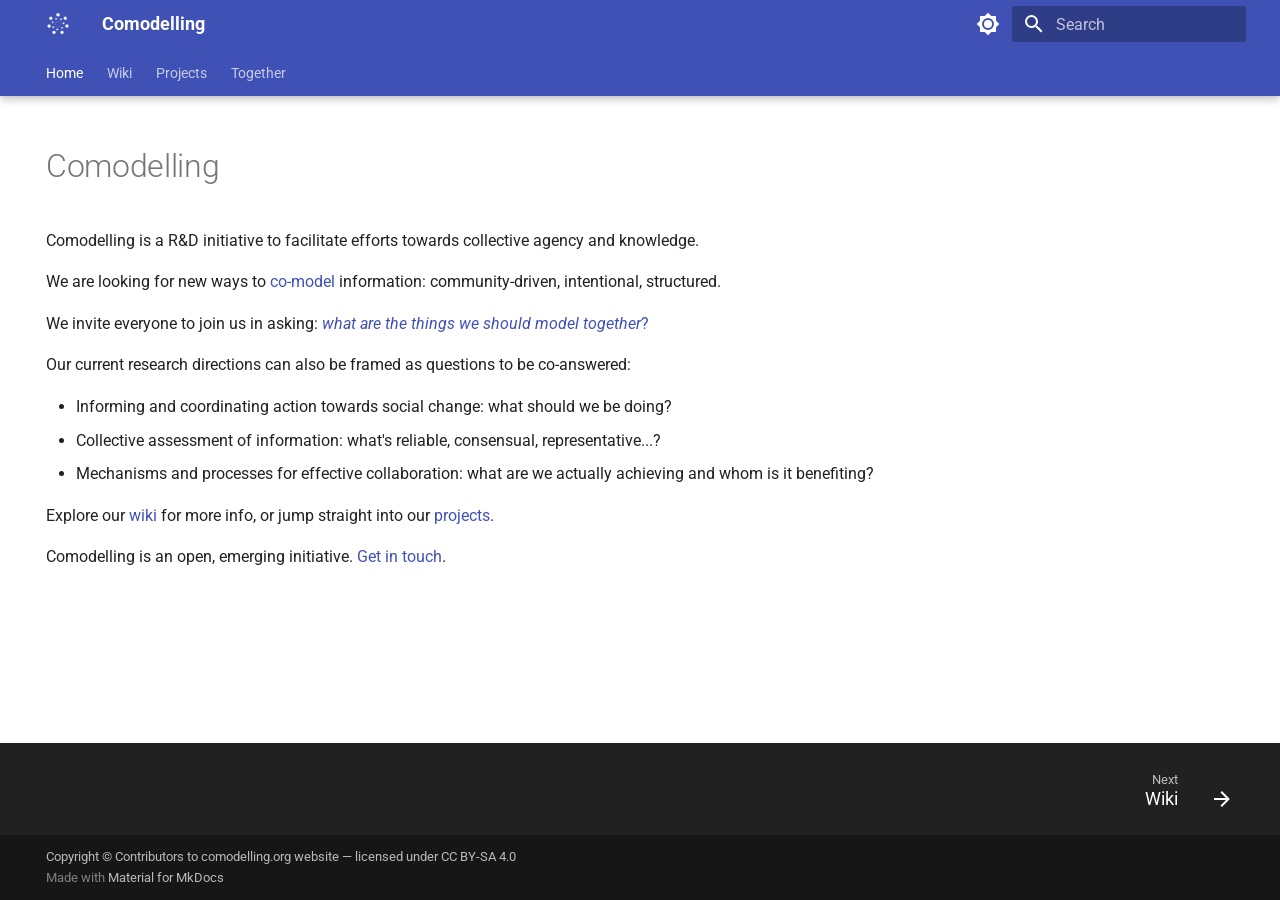
<file: index.html>
<!doctype html>
<html lang="en" class="no-js">
  <head>
    
      <meta charset="utf-8">
      <meta name="viewport" content="width=device-width,initial-scale=1">
      
      
      
        <link rel="canonical" href="https://comodelling.org/">
      
      
      
        <link rel="next" href="wiki/">
      
      
      <link rel="icon" href="assets/logo_comodelling_grey_32.png">
      <meta name="generator" content="mkdocs-1.6.1, mkdocs-material-9.4.10">
    
    
      
        <title>Comodelling</title>
      
    
    
      <link rel="stylesheet" href="assets/stylesheets/main.fad675c6.min.css">
      
        
        <link rel="stylesheet" href="assets/stylesheets/palette.356b1318.min.css">
      
      


    
    
      
    
    
      
        
        
        <link rel="preconnect" href="https://fonts.gstatic.com" crossorigin>
        <link rel="stylesheet" href="https://fonts.googleapis.com/css?family=Roboto:300,300i,400,400i,700,700i%7CRoboto+Mono:400,400i,700,700i&display=fallback">
        <style>:root{--md-text-font:"Roboto";--md-code-font:"Roboto Mono"}</style>
      
    
    
      <link rel="stylesheet" href="assets/styles.css">
    
    <script>__md_scope=new URL(".",location),__md_hash=e=>[...e].reduce((e,_)=>(e<<5)-e+_.charCodeAt(0),0),__md_get=(e,_=localStorage,t=__md_scope)=>JSON.parse(_.getItem(t.pathname+"."+e)),__md_set=(e,_,t=localStorage,a=__md_scope)=>{try{t.setItem(a.pathname+"."+e,JSON.stringify(_))}catch(e){}}</script>
    
      

    
    
    
  </head>
  
  
    
    
      
    
    
    
    
    <body dir="ltr" data-md-color-scheme="default" data-md-color-primary="indigo" data-md-color-accent="indigo">
  
    
    
      <script>var palette=__md_get("__palette");if(palette&&"object"==typeof palette.color)for(var key of Object.keys(palette.color))document.body.setAttribute("data-md-color-"+key,palette.color[key])</script>
    
    <input class="md-toggle" data-md-toggle="drawer" type="checkbox" id="__drawer" autocomplete="off">
    <input class="md-toggle" data-md-toggle="search" type="checkbox" id="__search" autocomplete="off">
    <label class="md-overlay" for="__drawer"></label>
    <div data-md-component="skip">
      
    </div>
    <div data-md-component="announce">
      
    </div>
    
    
      

  

<header class="md-header md-header--shadow md-header--lifted" data-md-component="header">
  <nav class="md-header__inner md-grid" aria-label="Header">
    <a href="." title="Comodelling" class="md-header__button md-logo" aria-label="Comodelling" data-md-component="logo">
      
  <img src="assets/logo_comodelling_white_32.png" alt="logo">

    </a>
    <label class="md-header__button md-icon" for="__drawer">
      
      <svg xmlns="http://www.w3.org/2000/svg" viewBox="0 0 24 24"><path d="M3 6h18v2H3V6m0 5h18v2H3v-2m0 5h18v2H3v-2Z"/></svg>
    </label>
    <div class="md-header__title" data-md-component="header-title">
      <div class="md-header__ellipsis">
        <div class="md-header__topic">
          <span class="md-ellipsis">
            Comodelling
          </span>
        </div>
        <div class="md-header__topic" data-md-component="header-topic">
          <span class="md-ellipsis">
            
              Home
            
          </span>
        </div>
      </div>
    </div>
    
      
        <form class="md-header__option" data-md-component="palette">
  
    
    
    
    <input class="md-option" data-md-color-media="(prefers-color-scheme: light)" data-md-color-scheme="default" data-md-color-primary="indigo" data-md-color-accent="indigo"  aria-label="Switch to dark mode"  type="radio" name="__palette" id="__palette_1">
    
      <label class="md-header__button md-icon" title="Switch to dark mode" for="__palette_2" hidden>
        <svg xmlns="http://www.w3.org/2000/svg" viewBox="0 0 24 24"><path d="M12 8a4 4 0 0 0-4 4 4 4 0 0 0 4 4 4 4 0 0 0 4-4 4 4 0 0 0-4-4m0 10a6 6 0 0 1-6-6 6 6 0 0 1 6-6 6 6 0 0 1 6 6 6 6 0 0 1-6 6m8-9.31V4h-4.69L12 .69 8.69 4H4v4.69L.69 12 4 15.31V20h4.69L12 23.31 15.31 20H20v-4.69L23.31 12 20 8.69Z"/></svg>
      </label>
    
  
    
    
    
    <input class="md-option" data-md-color-media="(prefers-color-scheme: dark)" data-md-color-scheme="slate" data-md-color-primary="indigo" data-md-color-accent="indigo"  aria-label="Switch to light mode"  type="radio" name="__palette" id="__palette_2">
    
      <label class="md-header__button md-icon" title="Switch to light mode" for="__palette_1" hidden>
        <svg xmlns="http://www.w3.org/2000/svg" viewBox="0 0 24 24"><path d="M12 18c-.89 0-1.74-.2-2.5-.55C11.56 16.5 13 14.42 13 12c0-2.42-1.44-4.5-3.5-5.45C10.26 6.2 11.11 6 12 6a6 6 0 0 1 6 6 6 6 0 0 1-6 6m8-9.31V4h-4.69L12 .69 8.69 4H4v4.69L.69 12 4 15.31V20h4.69L12 23.31 15.31 20H20v-4.69L23.31 12 20 8.69Z"/></svg>
      </label>
    
  
</form>
      
    
    
    
      <label class="md-header__button md-icon" for="__search">
        
        <svg xmlns="http://www.w3.org/2000/svg" viewBox="0 0 24 24"><path d="M9.5 3A6.5 6.5 0 0 1 16 9.5c0 1.61-.59 3.09-1.56 4.23l.27.27h.79l5 5-1.5 1.5-5-5v-.79l-.27-.27A6.516 6.516 0 0 1 9.5 16 6.5 6.5 0 0 1 3 9.5 6.5 6.5 0 0 1 9.5 3m0 2C7 5 5 7 5 9.5S7 14 9.5 14 14 12 14 9.5 12 5 9.5 5Z"/></svg>
      </label>
      <div class="md-search" data-md-component="search" role="dialog">
  <label class="md-search__overlay" for="__search"></label>
  <div class="md-search__inner" role="search">
    <form class="md-search__form" name="search">
      <input type="text" class="md-search__input" name="query" aria-label="Search" placeholder="Search" autocapitalize="off" autocorrect="off" autocomplete="off" spellcheck="false" data-md-component="search-query" required>
      <label class="md-search__icon md-icon" for="__search">
        
        <svg xmlns="http://www.w3.org/2000/svg" viewBox="0 0 24 24"><path d="M9.5 3A6.5 6.5 0 0 1 16 9.5c0 1.61-.59 3.09-1.56 4.23l.27.27h.79l5 5-1.5 1.5-5-5v-.79l-.27-.27A6.516 6.516 0 0 1 9.5 16 6.5 6.5 0 0 1 3 9.5 6.5 6.5 0 0 1 9.5 3m0 2C7 5 5 7 5 9.5S7 14 9.5 14 14 12 14 9.5 12 5 9.5 5Z"/></svg>
        
        <svg xmlns="http://www.w3.org/2000/svg" viewBox="0 0 24 24"><path d="M20 11v2H8l5.5 5.5-1.42 1.42L4.16 12l7.92-7.92L13.5 5.5 8 11h12Z"/></svg>
      </label>
      <nav class="md-search__options" aria-label="Search">
        
        <button type="reset" class="md-search__icon md-icon" title="Clear" aria-label="Clear" tabindex="-1">
          
          <svg xmlns="http://www.w3.org/2000/svg" viewBox="0 0 24 24"><path d="M19 6.41 17.59 5 12 10.59 6.41 5 5 6.41 10.59 12 5 17.59 6.41 19 12 13.41 17.59 19 19 17.59 13.41 12 19 6.41Z"/></svg>
        </button>
      </nav>
      
    </form>
    <div class="md-search__output">
      <div class="md-search__scrollwrap" data-md-scrollfix>
        <div class="md-search-result" data-md-component="search-result">
          <div class="md-search-result__meta">
            Initializing search
          </div>
          <ol class="md-search-result__list" role="presentation"></ol>
        </div>
      </div>
    </div>
  </div>
</div>
    
    
  </nav>
  
    
      
<nav class="md-tabs" aria-label="Tabs" data-md-component="tabs">
  <div class="md-grid">
    <ul class="md-tabs__list">
      
        
  
  
    
  
  
    <li class="md-tabs__item md-tabs__item--active">
      <a href="." class="md-tabs__link">
        
  
    
  
  Home

      </a>
    </li>
  

      
        
  
  
  
    
    
      <li class="md-tabs__item">
        <a href="wiki/" class="md-tabs__link">
          
  
    
  
  Wiki

        </a>
      </li>
    
  

      
        
  
  
  
    <li class="md-tabs__item">
      <a href="projects/" class="md-tabs__link">
        
  
    
  
  Projects

      </a>
    </li>
  

      
        
  
  
  
    <li class="md-tabs__item">
      <a href="together/" class="md-tabs__link">
        
  
    
  
  Together

      </a>
    </li>
  

      
    </ul>
  </div>
</nav>
    
  
</header>
    
    <div class="md-container" data-md-component="container">
      
      
        
      
      <main class="md-main" data-md-component="main">
        <div class="md-main__inner md-grid">
          
            
              
                
              
              <div class="md-sidebar md-sidebar--primary" data-md-component="sidebar" data-md-type="navigation" hidden>
                <div class="md-sidebar__scrollwrap">
                  <div class="md-sidebar__inner">
                    


  


<nav class="md-nav md-nav--primary md-nav--lifted" aria-label="Navigation" data-md-level="0">
  <label class="md-nav__title" for="__drawer">
    <a href="." title="Comodelling" class="md-nav__button md-logo" aria-label="Comodelling" data-md-component="logo">
      
  <img src="assets/logo_comodelling_white_32.png" alt="logo">

    </a>
    Comodelling
  </label>
  
  <ul class="md-nav__list" data-md-scrollfix>
    
      
      
  
  
    
  
  
    <li class="md-nav__item md-nav__item--active">
      
      <input class="md-nav__toggle md-toggle" type="checkbox" id="__toc">
      
      
      
      <a href="." class="md-nav__link md-nav__link--active">
        
  
  <span class="md-ellipsis">
    Home
  </span>
  

      </a>
      
    </li>
  

    
      
      
  
  
  
    
    
      
        
          
        
      
        
      
        
      
        
      
        
      
    
    
    
    
      
      
    
    <li class="md-nav__item md-nav__item--section md-nav__item--nested">
      
        
        
        
          
        
        <input class="md-nav__toggle md-toggle md-toggle--indeterminate" type="checkbox" id="__nav_2" >
        
          
          
          <div class="md-nav__link md-nav__container">
            <a href="wiki/" class="md-nav__link ">
              
  
  <span class="md-ellipsis">
    Wiki
  </span>
  

            </a>
            
              
              <label class="md-nav__link " for="__nav_2" id="__nav_2_label" tabindex="">
                <span class="md-nav__icon md-icon"></span>
              </label>
            
          </div>
        
        <nav class="md-nav" data-md-level="1" aria-labelledby="__nav_2_label" aria-expanded="false">
          <label class="md-nav__title" for="__nav_2">
            <span class="md-nav__icon md-icon"></span>
            Wiki
          </label>
          <ul class="md-nav__list" data-md-scrollfix>
            
              
            
              
                
  
  
  
    
    
      
        
          
        
      
    
    
    
    
    <li class="md-nav__item md-nav__item--nested">
      
        
        
        
          
        
        <input class="md-nav__toggle md-toggle md-toggle--indeterminate" type="checkbox" id="__nav_2_2" >
        
          
          
          <div class="md-nav__link md-nav__container">
            <a href="wiki/co-modelling/" class="md-nav__link ">
              
  
  <span class="md-ellipsis">
    Co-modelling
  </span>
  

            </a>
            
          </div>
        
        <nav class="md-nav" data-md-level="2" aria-labelledby="__nav_2_2_label" aria-expanded="false">
          <label class="md-nav__title" for="__nav_2_2">
            <span class="md-nav__icon md-icon"></span>
            Co-modelling
          </label>
          <ul class="md-nav__list" data-md-scrollfix>
            
              
            
          </ul>
        </nav>
      
    </li>
  

              
            
              
                
  
  
  
    
    
      
        
          
        
      
    
    
    
    
    <li class="md-nav__item md-nav__item--nested">
      
        
        
        
          
        
        <input class="md-nav__toggle md-toggle md-toggle--indeterminate" type="checkbox" id="__nav_2_3" >
        
          
          
          <div class="md-nav__link md-nav__container">
            <a href="wiki/practices/" class="md-nav__link ">
              
  
  <span class="md-ellipsis">
    Practices
  </span>
  

            </a>
            
          </div>
        
        <nav class="md-nav" data-md-level="2" aria-labelledby="__nav_2_3_label" aria-expanded="false">
          <label class="md-nav__title" for="__nav_2_3">
            <span class="md-nav__icon md-icon"></span>
            Practices
          </label>
          <ul class="md-nav__list" data-md-scrollfix>
            
              
            
          </ul>
        </nav>
      
    </li>
  

              
            
              
                
  
  
  
    
    
      
        
      
        
      
        
      
    
    
    
    
    <li class="md-nav__item md-nav__item--nested">
      
        
        
        
          
        
        <input class="md-nav__toggle md-toggle md-toggle--indeterminate" type="checkbox" id="__nav_2_4" >
        
          
          <label class="md-nav__link" for="__nav_2_4" id="__nav_2_4_label" tabindex="0">
            
  
  <span class="md-ellipsis">
    Modelling toolkit
  </span>
  

            <span class="md-nav__icon md-icon"></span>
          </label>
        
        <nav class="md-nav" data-md-level="2" aria-labelledby="__nav_2_4_label" aria-expanded="false">
          <label class="md-nav__title" for="__nav_2_4">
            <span class="md-nav__icon md-icon"></span>
            Modelling toolkit
          </label>
          <ul class="md-nav__list" data-md-scrollfix>
            
              
                
  
  
  
    <li class="md-nav__item">
      <a href="wiki/modelling_space/" class="md-nav__link">
        
  
  <span class="md-ellipsis">
    Modelling space
  </span>
  

      </a>
    </li>
  

              
            
              
                
  
  
  
    <li class="md-nav__item">
      <a href="wiki/knowledge_graphs/" class="md-nav__link">
        
  
  <span class="md-ellipsis">
    Knowledge graphs
  </span>
  

      </a>
    </li>
  

              
            
              
                
  
  
  
    <li class="md-nav__item">
      <a href="wiki/polls/" class="md-nav__link">
        
  
  <span class="md-ellipsis">
    Polls
  </span>
  

      </a>
    </li>
  

              
            
          </ul>
        </nav>
      
    </li>
  

              
            
              
                
  
  
  
    <li class="md-nav__item">
      <a href="wiki/communities/" class="md-nav__link">
        
  
  <span class="md-ellipsis">
    Communities
  </span>
  

      </a>
    </li>
  

              
            
          </ul>
        </nav>
      
    </li>
  

    
      
      
  
  
  
    <li class="md-nav__item">
      <a href="projects/" class="md-nav__link">
        
  
  <span class="md-ellipsis">
    Projects
  </span>
  

      </a>
    </li>
  

    
      
      
  
  
  
    <li class="md-nav__item">
      <a href="together/" class="md-nav__link">
        
  
  <span class="md-ellipsis">
    Together
  </span>
  

      </a>
    </li>
  

    
  </ul>
</nav>
                  </div>
                </div>
              </div>
            
            
              
                
              
              <div class="md-sidebar md-sidebar--secondary" data-md-component="sidebar" data-md-type="toc" hidden>
                <div class="md-sidebar__scrollwrap">
                  <div class="md-sidebar__inner">
                    

<nav class="md-nav md-nav--secondary" aria-label="Table of contents">
  
  
  
  
</nav>
                  </div>
                </div>
              </div>
            
          
          
            <div class="md-content" data-md-component="content">
              <article class="md-content__inner md-typeset">
                
                  


<!--
SPDX-FileCopyrightText: 2025 comodelling.org contributors: https://github.com/comodelling/comodelling-website/CONTRIBUTORS.md
SPDX-License-Identifier: CC-BY-SA-4.0
-->

<h1>Comodelling</h1>

<p>Comodelling is a R&amp;D initiative to facilitate efforts towards collective agency and knowledge.</p>
<!-- At its core, a conviction: ***we** can do better*. -->

<p>We are looking for new ways to <a href="wiki/co-modelling/">co-model</a> information: community-driven, intentional, structured.</p>
<p>We invite everyone to join us in asking: <a href="wiki/co-modelling/#what"><em>what are the things we should model together</em>?</a></p>
<p>Our current research directions can also be framed as questions to be co-answered:</p>
<ul>
<li>Informing and coordinating  action towards social change: what should we be doing?</li>
<li>Collective assessment of information: what's reliable, consensual, representative...?</li>
<li>Mechanisms and processes for effective collaboration: what are we actually achieving and whom is it benefiting?</li>
</ul>
<p>Explore our <a href="wiki/">wiki</a> for more info, or jump straight into our <a href="projects/">projects</a>.</p>
<p>Comodelling is an open, emerging initiative. <a href="together/">Get in touch</a>.</p>



  



                
              </article>
            </div>
          
          
        </div>
        
          <button type="button" class="md-top md-icon" data-md-component="top" hidden>
  
  <svg xmlns="http://www.w3.org/2000/svg" viewBox="0 0 24 24"><path d="M13 20h-2V8l-5.5 5.5-1.42-1.42L12 4.16l7.92 7.92-1.42 1.42L13 8v12Z"/></svg>
  Back to top
</button>
        
      </main>
      
        <footer class="md-footer">
  
    
      
        
      
      <nav class="md-footer__inner md-grid" aria-label="Footer" >
        
        
          
          <a href="wiki/" class="md-footer__link md-footer__link--next" aria-label="Next: Wiki">
            <div class="md-footer__title">
              <span class="md-footer__direction">
                Next
              </span>
              <div class="md-ellipsis">
                Wiki
              </div>
            </div>
            <div class="md-footer__button md-icon">
              
              <svg xmlns="http://www.w3.org/2000/svg" viewBox="0 0 24 24"><path d="M4 11v2h12l-5.5 5.5 1.42 1.42L19.84 12l-7.92-7.92L10.5 5.5 16 11H4Z"/></svg>
            </div>
          </a>
        
      </nav>
    
  
  <div class="md-footer-meta md-typeset">
    <div class="md-footer-meta__inner md-grid">
      <div class="md-copyright">
  
    <div class="md-copyright__highlight">
      Copyright © Contributors to comodelling.org website — licensed under CC BY-SA 4.0
    </div>
  
  
    Made with
    <a href="https://squidfunk.github.io/mkdocs-material/" target="_blank" rel="noopener">
      Material for MkDocs
    </a>
  
</div>
      
    </div>
  </div>
</footer>
      
    </div>
    <div class="md-dialog" data-md-component="dialog">
      <div class="md-dialog__inner md-typeset"></div>
    </div>
    
    
    <script id="__config" type="application/json">{"base": ".", "features": ["navigation.tabs", "navigation.tabs.sticky", "navigation.indexes", "navigation.tracking", "navigation.indexes", "navigation.instant", "navigation.top", "navigation.expand", "navigation.footer"], "search": "assets/javascripts/workers/search.f886a092.min.js", "translations": {"clipboard.copied": "Copied to clipboard", "clipboard.copy": "Copy to clipboard", "search.result.more.one": "1 more on this page", "search.result.more.other": "# more on this page", "search.result.none": "No matching documents", "search.result.one": "1 matching document", "search.result.other": "# matching documents", "search.result.placeholder": "Type to start searching", "search.result.term.missing": "Missing", "select.version": "Select version"}}</script>
    
    
      <script src="assets/javascripts/bundle.6c14ae12.min.js"></script>
      
    
  </body>
</html>
</file>
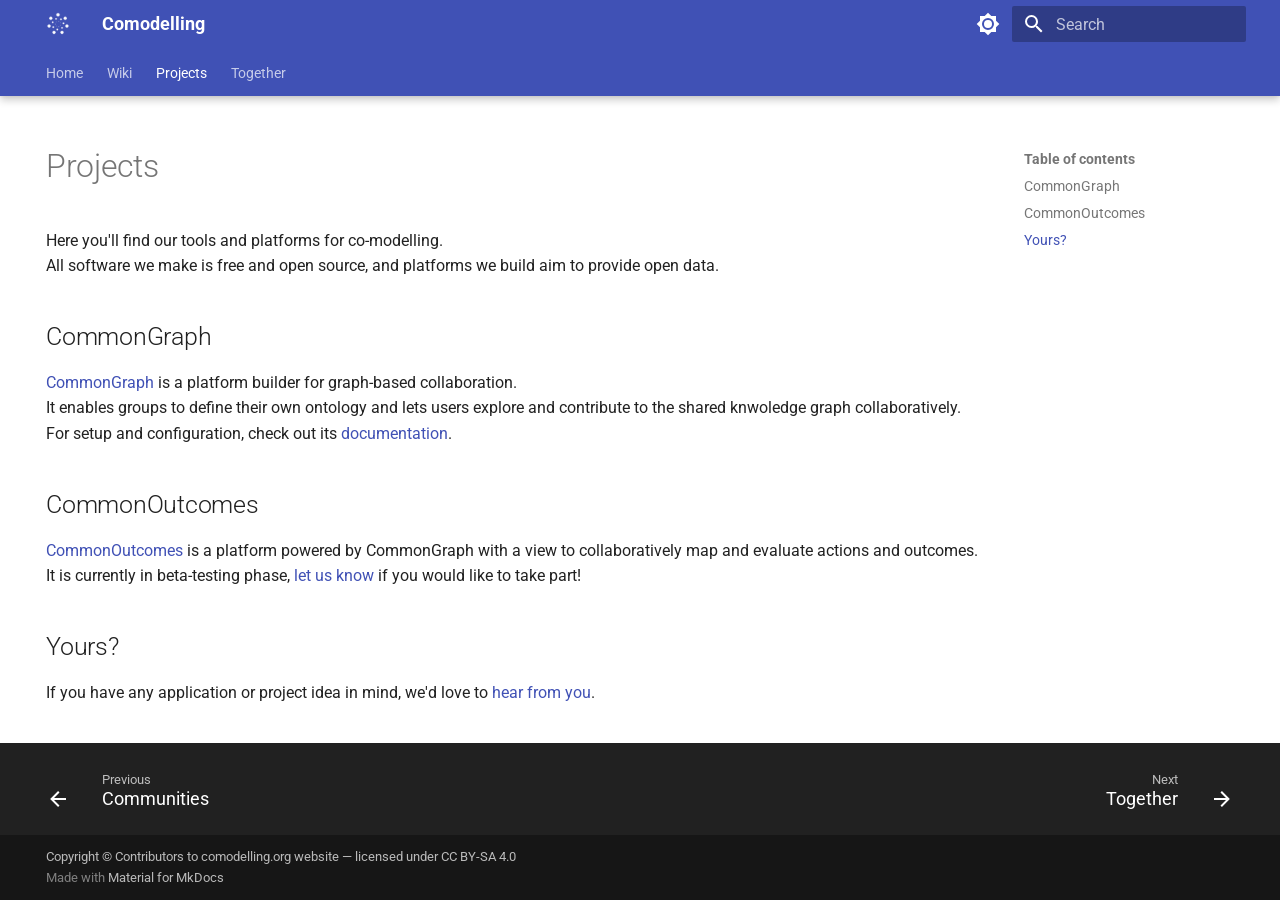
<file: projects/index.html>
<!doctype html>
<html lang="en" class="no-js">
  <head>
    
      <meta charset="utf-8">
      <meta name="viewport" content="width=device-width,initial-scale=1">
      
      
      
        <link rel="canonical" href="https://comodelling.org/projects/">
      
      
        <link rel="prev" href="../wiki/communities/">
      
      
        <link rel="next" href="../together/">
      
      
      <link rel="icon" href="../assets/logo_comodelling_grey_32.png">
      <meta name="generator" content="mkdocs-1.6.1, mkdocs-material-9.4.10">
    
    
      
        <title>Projects - Comodelling</title>
      
    
    
      <link rel="stylesheet" href="../assets/stylesheets/main.fad675c6.min.css">
      
        
        <link rel="stylesheet" href="../assets/stylesheets/palette.356b1318.min.css">
      
      


    
    
      
    
    
      
        
        
        <link rel="preconnect" href="https://fonts.gstatic.com" crossorigin>
        <link rel="stylesheet" href="https://fonts.googleapis.com/css?family=Roboto:300,300i,400,400i,700,700i%7CRoboto+Mono:400,400i,700,700i&display=fallback">
        <style>:root{--md-text-font:"Roboto";--md-code-font:"Roboto Mono"}</style>
      
    
    
      <link rel="stylesheet" href="../assets/styles.css">
    
    <script>__md_scope=new URL("..",location),__md_hash=e=>[...e].reduce((e,_)=>(e<<5)-e+_.charCodeAt(0),0),__md_get=(e,_=localStorage,t=__md_scope)=>JSON.parse(_.getItem(t.pathname+"."+e)),__md_set=(e,_,t=localStorage,a=__md_scope)=>{try{t.setItem(a.pathname+"."+e,JSON.stringify(_))}catch(e){}}</script>
    
      

    
    
    
  </head>
  
  
    
    
      
    
    
    
    
    <body dir="ltr" data-md-color-scheme="default" data-md-color-primary="indigo" data-md-color-accent="indigo">
  
    
    
      <script>var palette=__md_get("__palette");if(palette&&"object"==typeof palette.color)for(var key of Object.keys(palette.color))document.body.setAttribute("data-md-color-"+key,palette.color[key])</script>
    
    <input class="md-toggle" data-md-toggle="drawer" type="checkbox" id="__drawer" autocomplete="off">
    <input class="md-toggle" data-md-toggle="search" type="checkbox" id="__search" autocomplete="off">
    <label class="md-overlay" for="__drawer"></label>
    <div data-md-component="skip">
      
        
        <a href="#projects" class="md-skip">
          Skip to content
        </a>
      
    </div>
    <div data-md-component="announce">
      
    </div>
    
    
      

  

<header class="md-header md-header--shadow md-header--lifted" data-md-component="header">
  <nav class="md-header__inner md-grid" aria-label="Header">
    <a href=".." title="Comodelling" class="md-header__button md-logo" aria-label="Comodelling" data-md-component="logo">
      
  <img src="../assets/logo_comodelling_white_32.png" alt="logo">

    </a>
    <label class="md-header__button md-icon" for="__drawer">
      
      <svg xmlns="http://www.w3.org/2000/svg" viewBox="0 0 24 24"><path d="M3 6h18v2H3V6m0 5h18v2H3v-2m0 5h18v2H3v-2Z"/></svg>
    </label>
    <div class="md-header__title" data-md-component="header-title">
      <div class="md-header__ellipsis">
        <div class="md-header__topic">
          <span class="md-ellipsis">
            Comodelling
          </span>
        </div>
        <div class="md-header__topic" data-md-component="header-topic">
          <span class="md-ellipsis">
            
              Projects
            
          </span>
        </div>
      </div>
    </div>
    
      
        <form class="md-header__option" data-md-component="palette">
  
    
    
    
    <input class="md-option" data-md-color-media="(prefers-color-scheme: light)" data-md-color-scheme="default" data-md-color-primary="indigo" data-md-color-accent="indigo"  aria-label="Switch to dark mode"  type="radio" name="__palette" id="__palette_1">
    
      <label class="md-header__button md-icon" title="Switch to dark mode" for="__palette_2" hidden>
        <svg xmlns="http://www.w3.org/2000/svg" viewBox="0 0 24 24"><path d="M12 8a4 4 0 0 0-4 4 4 4 0 0 0 4 4 4 4 0 0 0 4-4 4 4 0 0 0-4-4m0 10a6 6 0 0 1-6-6 6 6 0 0 1 6-6 6 6 0 0 1 6 6 6 6 0 0 1-6 6m8-9.31V4h-4.69L12 .69 8.69 4H4v4.69L.69 12 4 15.31V20h4.69L12 23.31 15.31 20H20v-4.69L23.31 12 20 8.69Z"/></svg>
      </label>
    
  
    
    
    
    <input class="md-option" data-md-color-media="(prefers-color-scheme: dark)" data-md-color-scheme="slate" data-md-color-primary="indigo" data-md-color-accent="indigo"  aria-label="Switch to light mode"  type="radio" name="__palette" id="__palette_2">
    
      <label class="md-header__button md-icon" title="Switch to light mode" for="__palette_1" hidden>
        <svg xmlns="http://www.w3.org/2000/svg" viewBox="0 0 24 24"><path d="M12 18c-.89 0-1.74-.2-2.5-.55C11.56 16.5 13 14.42 13 12c0-2.42-1.44-4.5-3.5-5.45C10.26 6.2 11.11 6 12 6a6 6 0 0 1 6 6 6 6 0 0 1-6 6m8-9.31V4h-4.69L12 .69 8.69 4H4v4.69L.69 12 4 15.31V20h4.69L12 23.31 15.31 20H20v-4.69L23.31 12 20 8.69Z"/></svg>
      </label>
    
  
</form>
      
    
    
    
      <label class="md-header__button md-icon" for="__search">
        
        <svg xmlns="http://www.w3.org/2000/svg" viewBox="0 0 24 24"><path d="M9.5 3A6.5 6.5 0 0 1 16 9.5c0 1.61-.59 3.09-1.56 4.23l.27.27h.79l5 5-1.5 1.5-5-5v-.79l-.27-.27A6.516 6.516 0 0 1 9.5 16 6.5 6.5 0 0 1 3 9.5 6.5 6.5 0 0 1 9.5 3m0 2C7 5 5 7 5 9.5S7 14 9.5 14 14 12 14 9.5 12 5 9.5 5Z"/></svg>
      </label>
      <div class="md-search" data-md-component="search" role="dialog">
  <label class="md-search__overlay" for="__search"></label>
  <div class="md-search__inner" role="search">
    <form class="md-search__form" name="search">
      <input type="text" class="md-search__input" name="query" aria-label="Search" placeholder="Search" autocapitalize="off" autocorrect="off" autocomplete="off" spellcheck="false" data-md-component="search-query" required>
      <label class="md-search__icon md-icon" for="__search">
        
        <svg xmlns="http://www.w3.org/2000/svg" viewBox="0 0 24 24"><path d="M9.5 3A6.5 6.5 0 0 1 16 9.5c0 1.61-.59 3.09-1.56 4.23l.27.27h.79l5 5-1.5 1.5-5-5v-.79l-.27-.27A6.516 6.516 0 0 1 9.5 16 6.5 6.5 0 0 1 3 9.5 6.5 6.5 0 0 1 9.5 3m0 2C7 5 5 7 5 9.5S7 14 9.5 14 14 12 14 9.5 12 5 9.5 5Z"/></svg>
        
        <svg xmlns="http://www.w3.org/2000/svg" viewBox="0 0 24 24"><path d="M20 11v2H8l5.5 5.5-1.42 1.42L4.16 12l7.92-7.92L13.5 5.5 8 11h12Z"/></svg>
      </label>
      <nav class="md-search__options" aria-label="Search">
        
        <button type="reset" class="md-search__icon md-icon" title="Clear" aria-label="Clear" tabindex="-1">
          
          <svg xmlns="http://www.w3.org/2000/svg" viewBox="0 0 24 24"><path d="M19 6.41 17.59 5 12 10.59 6.41 5 5 6.41 10.59 12 5 17.59 6.41 19 12 13.41 17.59 19 19 17.59 13.41 12 19 6.41Z"/></svg>
        </button>
      </nav>
      
    </form>
    <div class="md-search__output">
      <div class="md-search__scrollwrap" data-md-scrollfix>
        <div class="md-search-result" data-md-component="search-result">
          <div class="md-search-result__meta">
            Initializing search
          </div>
          <ol class="md-search-result__list" role="presentation"></ol>
        </div>
      </div>
    </div>
  </div>
</div>
    
    
  </nav>
  
    
      
<nav class="md-tabs" aria-label="Tabs" data-md-component="tabs">
  <div class="md-grid">
    <ul class="md-tabs__list">
      
        
  
  
  
    <li class="md-tabs__item">
      <a href=".." class="md-tabs__link">
        
  
    
  
  Home

      </a>
    </li>
  

      
        
  
  
  
    
    
      <li class="md-tabs__item">
        <a href="../wiki/" class="md-tabs__link">
          
  
    
  
  Wiki

        </a>
      </li>
    
  

      
        
  
  
    
  
  
    <li class="md-tabs__item md-tabs__item--active">
      <a href="./" class="md-tabs__link">
        
  
    
  
  Projects

      </a>
    </li>
  

      
        
  
  
  
    <li class="md-tabs__item">
      <a href="../together/" class="md-tabs__link">
        
  
    
  
  Together

      </a>
    </li>
  

      
    </ul>
  </div>
</nav>
    
  
</header>
    
    <div class="md-container" data-md-component="container">
      
      
        
      
      <main class="md-main" data-md-component="main">
        <div class="md-main__inner md-grid">
          
            
              
                
              
              <div class="md-sidebar md-sidebar--primary" data-md-component="sidebar" data-md-type="navigation" hidden>
                <div class="md-sidebar__scrollwrap">
                  <div class="md-sidebar__inner">
                    


  


<nav class="md-nav md-nav--primary md-nav--lifted" aria-label="Navigation" data-md-level="0">
  <label class="md-nav__title" for="__drawer">
    <a href=".." title="Comodelling" class="md-nav__button md-logo" aria-label="Comodelling" data-md-component="logo">
      
  <img src="../assets/logo_comodelling_white_32.png" alt="logo">

    </a>
    Comodelling
  </label>
  
  <ul class="md-nav__list" data-md-scrollfix>
    
      
      
  
  
  
    <li class="md-nav__item">
      <a href=".." class="md-nav__link">
        
  
  <span class="md-ellipsis">
    Home
  </span>
  

      </a>
    </li>
  

    
      
      
  
  
  
    
    
      
        
          
        
      
        
      
        
      
        
      
        
      
    
    
    
    
      
      
    
    <li class="md-nav__item md-nav__item--section md-nav__item--nested">
      
        
        
        
          
        
        <input class="md-nav__toggle md-toggle md-toggle--indeterminate" type="checkbox" id="__nav_2" >
        
          
          
          <div class="md-nav__link md-nav__container">
            <a href="../wiki/" class="md-nav__link ">
              
  
  <span class="md-ellipsis">
    Wiki
  </span>
  

            </a>
            
              
              <label class="md-nav__link " for="__nav_2" id="__nav_2_label" tabindex="">
                <span class="md-nav__icon md-icon"></span>
              </label>
            
          </div>
        
        <nav class="md-nav" data-md-level="1" aria-labelledby="__nav_2_label" aria-expanded="false">
          <label class="md-nav__title" for="__nav_2">
            <span class="md-nav__icon md-icon"></span>
            Wiki
          </label>
          <ul class="md-nav__list" data-md-scrollfix>
            
              
            
              
                
  
  
  
    
    
      
        
          
        
      
    
    
    
    
    <li class="md-nav__item md-nav__item--nested">
      
        
        
        
          
        
        <input class="md-nav__toggle md-toggle md-toggle--indeterminate" type="checkbox" id="__nav_2_2" >
        
          
          
          <div class="md-nav__link md-nav__container">
            <a href="../wiki/co-modelling/" class="md-nav__link ">
              
  
  <span class="md-ellipsis">
    Co-modelling
  </span>
  

            </a>
            
          </div>
        
        <nav class="md-nav" data-md-level="2" aria-labelledby="__nav_2_2_label" aria-expanded="false">
          <label class="md-nav__title" for="__nav_2_2">
            <span class="md-nav__icon md-icon"></span>
            Co-modelling
          </label>
          <ul class="md-nav__list" data-md-scrollfix>
            
              
            
          </ul>
        </nav>
      
    </li>
  

              
            
              
                
  
  
  
    
    
      
        
          
        
      
    
    
    
    
    <li class="md-nav__item md-nav__item--nested">
      
        
        
        
          
        
        <input class="md-nav__toggle md-toggle md-toggle--indeterminate" type="checkbox" id="__nav_2_3" >
        
          
          
          <div class="md-nav__link md-nav__container">
            <a href="../wiki/practices/" class="md-nav__link ">
              
  
  <span class="md-ellipsis">
    Practices
  </span>
  

            </a>
            
          </div>
        
        <nav class="md-nav" data-md-level="2" aria-labelledby="__nav_2_3_label" aria-expanded="false">
          <label class="md-nav__title" for="__nav_2_3">
            <span class="md-nav__icon md-icon"></span>
            Practices
          </label>
          <ul class="md-nav__list" data-md-scrollfix>
            
              
            
          </ul>
        </nav>
      
    </li>
  

              
            
              
                
  
  
  
    
    
      
        
      
        
      
        
      
    
    
    
    
    <li class="md-nav__item md-nav__item--nested">
      
        
        
        
          
        
        <input class="md-nav__toggle md-toggle md-toggle--indeterminate" type="checkbox" id="__nav_2_4" >
        
          
          <label class="md-nav__link" for="__nav_2_4" id="__nav_2_4_label" tabindex="0">
            
  
  <span class="md-ellipsis">
    Modelling toolkit
  </span>
  

            <span class="md-nav__icon md-icon"></span>
          </label>
        
        <nav class="md-nav" data-md-level="2" aria-labelledby="__nav_2_4_label" aria-expanded="false">
          <label class="md-nav__title" for="__nav_2_4">
            <span class="md-nav__icon md-icon"></span>
            Modelling toolkit
          </label>
          <ul class="md-nav__list" data-md-scrollfix>
            
              
                
  
  
  
    <li class="md-nav__item">
      <a href="../wiki/modelling_space/" class="md-nav__link">
        
  
  <span class="md-ellipsis">
    Modelling space
  </span>
  

      </a>
    </li>
  

              
            
              
                
  
  
  
    <li class="md-nav__item">
      <a href="../wiki/knowledge_graphs/" class="md-nav__link">
        
  
  <span class="md-ellipsis">
    Knowledge graphs
  </span>
  

      </a>
    </li>
  

              
            
              
                
  
  
  
    <li class="md-nav__item">
      <a href="../wiki/polls/" class="md-nav__link">
        
  
  <span class="md-ellipsis">
    Polls
  </span>
  

      </a>
    </li>
  

              
            
          </ul>
        </nav>
      
    </li>
  

              
            
              
                
  
  
  
    <li class="md-nav__item">
      <a href="../wiki/communities/" class="md-nav__link">
        
  
  <span class="md-ellipsis">
    Communities
  </span>
  

      </a>
    </li>
  

              
            
          </ul>
        </nav>
      
    </li>
  

    
      
      
  
  
    
  
  
    <li class="md-nav__item md-nav__item--active">
      
      <input class="md-nav__toggle md-toggle" type="checkbox" id="__toc">
      
      
        
      
      
        <label class="md-nav__link md-nav__link--active" for="__toc">
          
  
  <span class="md-ellipsis">
    Projects
  </span>
  

          <span class="md-nav__icon md-icon"></span>
        </label>
      
      <a href="./" class="md-nav__link md-nav__link--active">
        
  
  <span class="md-ellipsis">
    Projects
  </span>
  

      </a>
      
        

<nav class="md-nav md-nav--secondary" aria-label="Table of contents">
  
  
  
    
  
  
    <label class="md-nav__title" for="__toc">
      <span class="md-nav__icon md-icon"></span>
      Table of contents
    </label>
    <ul class="md-nav__list" data-md-component="toc" data-md-scrollfix>
      
        <li class="md-nav__item">
  <a href="#commongraph" class="md-nav__link">
    <span class="md-ellipsis">
      CommonGraph
    </span>
  </a>
  
</li>
      
        <li class="md-nav__item">
  <a href="#commonoutcomes" class="md-nav__link">
    <span class="md-ellipsis">
      CommonOutcomes
    </span>
  </a>
  
</li>
      
        <li class="md-nav__item">
  <a href="#yours" class="md-nav__link">
    <span class="md-ellipsis">
      Yours?
    </span>
  </a>
  
</li>
      
    </ul>
  
</nav>
      
    </li>
  

    
      
      
  
  
  
    <li class="md-nav__item">
      <a href="../together/" class="md-nav__link">
        
  
  <span class="md-ellipsis">
    Together
  </span>
  

      </a>
    </li>
  

    
  </ul>
</nav>
                  </div>
                </div>
              </div>
            
            
              
                
              
              <div class="md-sidebar md-sidebar--secondary" data-md-component="sidebar" data-md-type="toc" >
                <div class="md-sidebar__scrollwrap">
                  <div class="md-sidebar__inner">
                    

<nav class="md-nav md-nav--secondary" aria-label="Table of contents">
  
  
  
    
  
  
    <label class="md-nav__title" for="__toc">
      <span class="md-nav__icon md-icon"></span>
      Table of contents
    </label>
    <ul class="md-nav__list" data-md-component="toc" data-md-scrollfix>
      
        <li class="md-nav__item">
  <a href="#commongraph" class="md-nav__link">
    <span class="md-ellipsis">
      CommonGraph
    </span>
  </a>
  
</li>
      
        <li class="md-nav__item">
  <a href="#commonoutcomes" class="md-nav__link">
    <span class="md-ellipsis">
      CommonOutcomes
    </span>
  </a>
  
</li>
      
        <li class="md-nav__item">
  <a href="#yours" class="md-nav__link">
    <span class="md-ellipsis">
      Yours?
    </span>
  </a>
  
</li>
      
    </ul>
  
</nav>
                  </div>
                </div>
              </div>
            
          
          
            <div class="md-content" data-md-component="content">
              <article class="md-content__inner md-typeset">
                
                  


<!--
SPDX-FileCopyrightText: 2025 comodelling.org contributors: https://github.com/comodelling/comodelling-website/CONTRIBUTORS.md
SPDX-License-Identifier: CC-BY-SA-4.0
-->

<h1 id="projects">Projects<a class="headerlink" href="#projects" title="Permanent link">&para;</a></h1>
<p>Here you'll find our tools and platforms for co-modelling. <br>
All software we make is free and open source, and platforms we build aim to provide open data.<br></p>
<h2 id="commongraph">CommonGraph<a class="headerlink" href="#commongraph" title="Permanent link">&para;</a></h2>
<p><a href="https://github.com/comodelling/commongraph/">CommonGraph</a> is a platform builder for graph-based collaboration.<br>
It enables groups to define their own ontology and lets users explore and contribute to the shared knwoledge graph collaboratively.<br>
For setup and configuration, check out its <a href="https://commongraph.org/">documentation</a>.</p>
<h2 id="commonoutcomes">CommonOutcomes<a class="headerlink" href="#commonoutcomes" title="Permanent link">&para;</a></h2>
<p><a href="https://commonoutcomes.org">CommonOutcomes</a> is a platform powered by CommonGraph with a view to collaboratively map and evaluate actions and outcomes.
It is currently in beta-testing phase, <a href="mailto:contact@comodelling.org">let us know</a> if you would like to take part!</p>
<h2 id="yours">Yours?<a class="headerlink" href="#yours" title="Permanent link">&para;</a></h2>
<p>If you have any application or project idea in mind, we'd love to <a href="mailto:contact@comodelling.org">hear from you</a>.</p>



  



                
              </article>
            </div>
          
          
        </div>
        
          <button type="button" class="md-top md-icon" data-md-component="top" hidden>
  
  <svg xmlns="http://www.w3.org/2000/svg" viewBox="0 0 24 24"><path d="M13 20h-2V8l-5.5 5.5-1.42-1.42L12 4.16l7.92 7.92-1.42 1.42L13 8v12Z"/></svg>
  Back to top
</button>
        
      </main>
      
        <footer class="md-footer">
  
    
      
        
      
      <nav class="md-footer__inner md-grid" aria-label="Footer" >
        
          
          <a href="../wiki/communities/" class="md-footer__link md-footer__link--prev" aria-label="Previous: Communities">
            <div class="md-footer__button md-icon">
              
              <svg xmlns="http://www.w3.org/2000/svg" viewBox="0 0 24 24"><path d="M20 11v2H8l5.5 5.5-1.42 1.42L4.16 12l7.92-7.92L13.5 5.5 8 11h12Z"/></svg>
            </div>
            <div class="md-footer__title">
              <span class="md-footer__direction">
                Previous
              </span>
              <div class="md-ellipsis">
                Communities
              </div>
            </div>
          </a>
        
        
          
          <a href="../together/" class="md-footer__link md-footer__link--next" aria-label="Next: Together">
            <div class="md-footer__title">
              <span class="md-footer__direction">
                Next
              </span>
              <div class="md-ellipsis">
                Together
              </div>
            </div>
            <div class="md-footer__button md-icon">
              
              <svg xmlns="http://www.w3.org/2000/svg" viewBox="0 0 24 24"><path d="M4 11v2h12l-5.5 5.5 1.42 1.42L19.84 12l-7.92-7.92L10.5 5.5 16 11H4Z"/></svg>
            </div>
          </a>
        
      </nav>
    
  
  <div class="md-footer-meta md-typeset">
    <div class="md-footer-meta__inner md-grid">
      <div class="md-copyright">
  
    <div class="md-copyright__highlight">
      Copyright © Contributors to comodelling.org website — licensed under CC BY-SA 4.0
    </div>
  
  
    Made with
    <a href="https://squidfunk.github.io/mkdocs-material/" target="_blank" rel="noopener">
      Material for MkDocs
    </a>
  
</div>
      
    </div>
  </div>
</footer>
      
    </div>
    <div class="md-dialog" data-md-component="dialog">
      <div class="md-dialog__inner md-typeset"></div>
    </div>
    
    
    <script id="__config" type="application/json">{"base": "..", "features": ["navigation.tabs", "navigation.tabs.sticky", "navigation.indexes", "navigation.tracking", "navigation.indexes", "navigation.instant", "navigation.top", "navigation.expand", "navigation.footer"], "search": "../assets/javascripts/workers/search.f886a092.min.js", "translations": {"clipboard.copied": "Copied to clipboard", "clipboard.copy": "Copy to clipboard", "search.result.more.one": "1 more on this page", "search.result.more.other": "# more on this page", "search.result.none": "No matching documents", "search.result.one": "1 matching document", "search.result.other": "# matching documents", "search.result.placeholder": "Type to start searching", "search.result.term.missing": "Missing", "select.version": "Select version"}}</script>
    
    
      <script src="../assets/javascripts/bundle.6c14ae12.min.js"></script>
      
    
  </body>
</html>
</file>
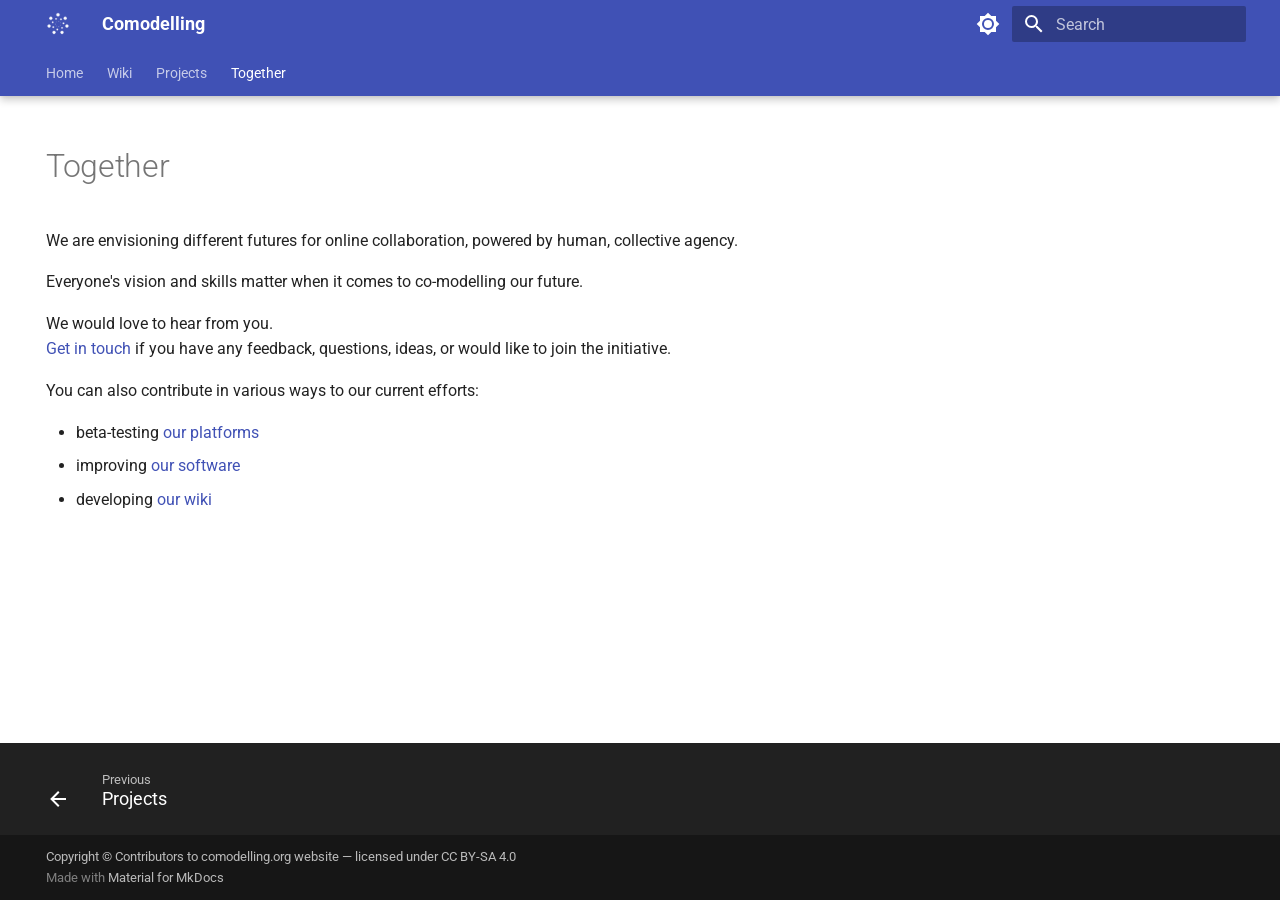
<file: together/index.html>
<!doctype html>
<html lang="en" class="no-js">
  <head>
    
      <meta charset="utf-8">
      <meta name="viewport" content="width=device-width,initial-scale=1">
      
      
      
        <link rel="canonical" href="https://comodelling.org/together/">
      
      
        <link rel="prev" href="../projects/">
      
      
      
      <link rel="icon" href="../assets/logo_comodelling_grey_32.png">
      <meta name="generator" content="mkdocs-1.6.1, mkdocs-material-9.4.10">
    
    
      
        <title>Together - Comodelling</title>
      
    
    
      <link rel="stylesheet" href="../assets/stylesheets/main.fad675c6.min.css">
      
        
        <link rel="stylesheet" href="../assets/stylesheets/palette.356b1318.min.css">
      
      


    
    
      
    
    
      
        
        
        <link rel="preconnect" href="https://fonts.gstatic.com" crossorigin>
        <link rel="stylesheet" href="https://fonts.googleapis.com/css?family=Roboto:300,300i,400,400i,700,700i%7CRoboto+Mono:400,400i,700,700i&display=fallback">
        <style>:root{--md-text-font:"Roboto";--md-code-font:"Roboto Mono"}</style>
      
    
    
      <link rel="stylesheet" href="../assets/styles.css">
    
    <script>__md_scope=new URL("..",location),__md_hash=e=>[...e].reduce((e,_)=>(e<<5)-e+_.charCodeAt(0),0),__md_get=(e,_=localStorage,t=__md_scope)=>JSON.parse(_.getItem(t.pathname+"."+e)),__md_set=(e,_,t=localStorage,a=__md_scope)=>{try{t.setItem(a.pathname+"."+e,JSON.stringify(_))}catch(e){}}</script>
    
      

    
    
    
  </head>
  
  
    
    
      
    
    
    
    
    <body dir="ltr" data-md-color-scheme="default" data-md-color-primary="indigo" data-md-color-accent="indigo">
  
    
    
      <script>var palette=__md_get("__palette");if(palette&&"object"==typeof palette.color)for(var key of Object.keys(palette.color))document.body.setAttribute("data-md-color-"+key,palette.color[key])</script>
    
    <input class="md-toggle" data-md-toggle="drawer" type="checkbox" id="__drawer" autocomplete="off">
    <input class="md-toggle" data-md-toggle="search" type="checkbox" id="__search" autocomplete="off">
    <label class="md-overlay" for="__drawer"></label>
    <div data-md-component="skip">
      
        
        <a href="#together" class="md-skip">
          Skip to content
        </a>
      
    </div>
    <div data-md-component="announce">
      
    </div>
    
    
      

  

<header class="md-header md-header--shadow md-header--lifted" data-md-component="header">
  <nav class="md-header__inner md-grid" aria-label="Header">
    <a href=".." title="Comodelling" class="md-header__button md-logo" aria-label="Comodelling" data-md-component="logo">
      
  <img src="../assets/logo_comodelling_white_32.png" alt="logo">

    </a>
    <label class="md-header__button md-icon" for="__drawer">
      
      <svg xmlns="http://www.w3.org/2000/svg" viewBox="0 0 24 24"><path d="M3 6h18v2H3V6m0 5h18v2H3v-2m0 5h18v2H3v-2Z"/></svg>
    </label>
    <div class="md-header__title" data-md-component="header-title">
      <div class="md-header__ellipsis">
        <div class="md-header__topic">
          <span class="md-ellipsis">
            Comodelling
          </span>
        </div>
        <div class="md-header__topic" data-md-component="header-topic">
          <span class="md-ellipsis">
            
              Together
            
          </span>
        </div>
      </div>
    </div>
    
      
        <form class="md-header__option" data-md-component="palette">
  
    
    
    
    <input class="md-option" data-md-color-media="(prefers-color-scheme: light)" data-md-color-scheme="default" data-md-color-primary="indigo" data-md-color-accent="indigo"  aria-label="Switch to dark mode"  type="radio" name="__palette" id="__palette_1">
    
      <label class="md-header__button md-icon" title="Switch to dark mode" for="__palette_2" hidden>
        <svg xmlns="http://www.w3.org/2000/svg" viewBox="0 0 24 24"><path d="M12 8a4 4 0 0 0-4 4 4 4 0 0 0 4 4 4 4 0 0 0 4-4 4 4 0 0 0-4-4m0 10a6 6 0 0 1-6-6 6 6 0 0 1 6-6 6 6 0 0 1 6 6 6 6 0 0 1-6 6m8-9.31V4h-4.69L12 .69 8.69 4H4v4.69L.69 12 4 15.31V20h4.69L12 23.31 15.31 20H20v-4.69L23.31 12 20 8.69Z"/></svg>
      </label>
    
  
    
    
    
    <input class="md-option" data-md-color-media="(prefers-color-scheme: dark)" data-md-color-scheme="slate" data-md-color-primary="indigo" data-md-color-accent="indigo"  aria-label="Switch to light mode"  type="radio" name="__palette" id="__palette_2">
    
      <label class="md-header__button md-icon" title="Switch to light mode" for="__palette_1" hidden>
        <svg xmlns="http://www.w3.org/2000/svg" viewBox="0 0 24 24"><path d="M12 18c-.89 0-1.74-.2-2.5-.55C11.56 16.5 13 14.42 13 12c0-2.42-1.44-4.5-3.5-5.45C10.26 6.2 11.11 6 12 6a6 6 0 0 1 6 6 6 6 0 0 1-6 6m8-9.31V4h-4.69L12 .69 8.69 4H4v4.69L.69 12 4 15.31V20h4.69L12 23.31 15.31 20H20v-4.69L23.31 12 20 8.69Z"/></svg>
      </label>
    
  
</form>
      
    
    
    
      <label class="md-header__button md-icon" for="__search">
        
        <svg xmlns="http://www.w3.org/2000/svg" viewBox="0 0 24 24"><path d="M9.5 3A6.5 6.5 0 0 1 16 9.5c0 1.61-.59 3.09-1.56 4.23l.27.27h.79l5 5-1.5 1.5-5-5v-.79l-.27-.27A6.516 6.516 0 0 1 9.5 16 6.5 6.5 0 0 1 3 9.5 6.5 6.5 0 0 1 9.5 3m0 2C7 5 5 7 5 9.5S7 14 9.5 14 14 12 14 9.5 12 5 9.5 5Z"/></svg>
      </label>
      <div class="md-search" data-md-component="search" role="dialog">
  <label class="md-search__overlay" for="__search"></label>
  <div class="md-search__inner" role="search">
    <form class="md-search__form" name="search">
      <input type="text" class="md-search__input" name="query" aria-label="Search" placeholder="Search" autocapitalize="off" autocorrect="off" autocomplete="off" spellcheck="false" data-md-component="search-query" required>
      <label class="md-search__icon md-icon" for="__search">
        
        <svg xmlns="http://www.w3.org/2000/svg" viewBox="0 0 24 24"><path d="M9.5 3A6.5 6.5 0 0 1 16 9.5c0 1.61-.59 3.09-1.56 4.23l.27.27h.79l5 5-1.5 1.5-5-5v-.79l-.27-.27A6.516 6.516 0 0 1 9.5 16 6.5 6.5 0 0 1 3 9.5 6.5 6.5 0 0 1 9.5 3m0 2C7 5 5 7 5 9.5S7 14 9.5 14 14 12 14 9.5 12 5 9.5 5Z"/></svg>
        
        <svg xmlns="http://www.w3.org/2000/svg" viewBox="0 0 24 24"><path d="M20 11v2H8l5.5 5.5-1.42 1.42L4.16 12l7.92-7.92L13.5 5.5 8 11h12Z"/></svg>
      </label>
      <nav class="md-search__options" aria-label="Search">
        
        <button type="reset" class="md-search__icon md-icon" title="Clear" aria-label="Clear" tabindex="-1">
          
          <svg xmlns="http://www.w3.org/2000/svg" viewBox="0 0 24 24"><path d="M19 6.41 17.59 5 12 10.59 6.41 5 5 6.41 10.59 12 5 17.59 6.41 19 12 13.41 17.59 19 19 17.59 13.41 12 19 6.41Z"/></svg>
        </button>
      </nav>
      
    </form>
    <div class="md-search__output">
      <div class="md-search__scrollwrap" data-md-scrollfix>
        <div class="md-search-result" data-md-component="search-result">
          <div class="md-search-result__meta">
            Initializing search
          </div>
          <ol class="md-search-result__list" role="presentation"></ol>
        </div>
      </div>
    </div>
  </div>
</div>
    
    
  </nav>
  
    
      
<nav class="md-tabs" aria-label="Tabs" data-md-component="tabs">
  <div class="md-grid">
    <ul class="md-tabs__list">
      
        
  
  
  
    <li class="md-tabs__item">
      <a href=".." class="md-tabs__link">
        
  
    
  
  Home

      </a>
    </li>
  

      
        
  
  
  
    
    
      <li class="md-tabs__item">
        <a href="../wiki/" class="md-tabs__link">
          
  
    
  
  Wiki

        </a>
      </li>
    
  

      
        
  
  
  
    <li class="md-tabs__item">
      <a href="../projects/" class="md-tabs__link">
        
  
    
  
  Projects

      </a>
    </li>
  

      
        
  
  
    
  
  
    <li class="md-tabs__item md-tabs__item--active">
      <a href="./" class="md-tabs__link">
        
  
    
  
  Together

      </a>
    </li>
  

      
    </ul>
  </div>
</nav>
    
  
</header>
    
    <div class="md-container" data-md-component="container">
      
      
        
      
      <main class="md-main" data-md-component="main">
        <div class="md-main__inner md-grid">
          
            
              
                
              
              <div class="md-sidebar md-sidebar--primary" data-md-component="sidebar" data-md-type="navigation" hidden>
                <div class="md-sidebar__scrollwrap">
                  <div class="md-sidebar__inner">
                    


  


<nav class="md-nav md-nav--primary md-nav--lifted" aria-label="Navigation" data-md-level="0">
  <label class="md-nav__title" for="__drawer">
    <a href=".." title="Comodelling" class="md-nav__button md-logo" aria-label="Comodelling" data-md-component="logo">
      
  <img src="../assets/logo_comodelling_white_32.png" alt="logo">

    </a>
    Comodelling
  </label>
  
  <ul class="md-nav__list" data-md-scrollfix>
    
      
      
  
  
  
    <li class="md-nav__item">
      <a href=".." class="md-nav__link">
        
  
  <span class="md-ellipsis">
    Home
  </span>
  

      </a>
    </li>
  

    
      
      
  
  
  
    
    
      
        
          
        
      
        
      
        
      
        
      
        
      
    
    
    
    
      
      
    
    <li class="md-nav__item md-nav__item--section md-nav__item--nested">
      
        
        
        
          
        
        <input class="md-nav__toggle md-toggle md-toggle--indeterminate" type="checkbox" id="__nav_2" >
        
          
          
          <div class="md-nav__link md-nav__container">
            <a href="../wiki/" class="md-nav__link ">
              
  
  <span class="md-ellipsis">
    Wiki
  </span>
  

            </a>
            
              
              <label class="md-nav__link " for="__nav_2" id="__nav_2_label" tabindex="">
                <span class="md-nav__icon md-icon"></span>
              </label>
            
          </div>
        
        <nav class="md-nav" data-md-level="1" aria-labelledby="__nav_2_label" aria-expanded="false">
          <label class="md-nav__title" for="__nav_2">
            <span class="md-nav__icon md-icon"></span>
            Wiki
          </label>
          <ul class="md-nav__list" data-md-scrollfix>
            
              
            
              
                
  
  
  
    
    
      
        
          
        
      
    
    
    
    
    <li class="md-nav__item md-nav__item--nested">
      
        
        
        
          
        
        <input class="md-nav__toggle md-toggle md-toggle--indeterminate" type="checkbox" id="__nav_2_2" >
        
          
          
          <div class="md-nav__link md-nav__container">
            <a href="../wiki/co-modelling/" class="md-nav__link ">
              
  
  <span class="md-ellipsis">
    Co-modelling
  </span>
  

            </a>
            
          </div>
        
        <nav class="md-nav" data-md-level="2" aria-labelledby="__nav_2_2_label" aria-expanded="false">
          <label class="md-nav__title" for="__nav_2_2">
            <span class="md-nav__icon md-icon"></span>
            Co-modelling
          </label>
          <ul class="md-nav__list" data-md-scrollfix>
            
              
            
          </ul>
        </nav>
      
    </li>
  

              
            
              
                
  
  
  
    
    
      
        
          
        
      
    
    
    
    
    <li class="md-nav__item md-nav__item--nested">
      
        
        
        
          
        
        <input class="md-nav__toggle md-toggle md-toggle--indeterminate" type="checkbox" id="__nav_2_3" >
        
          
          
          <div class="md-nav__link md-nav__container">
            <a href="../wiki/practices/" class="md-nav__link ">
              
  
  <span class="md-ellipsis">
    Practices
  </span>
  

            </a>
            
          </div>
        
        <nav class="md-nav" data-md-level="2" aria-labelledby="__nav_2_3_label" aria-expanded="false">
          <label class="md-nav__title" for="__nav_2_3">
            <span class="md-nav__icon md-icon"></span>
            Practices
          </label>
          <ul class="md-nav__list" data-md-scrollfix>
            
              
            
          </ul>
        </nav>
      
    </li>
  

              
            
              
                
  
  
  
    
    
      
        
      
        
      
        
      
    
    
    
    
    <li class="md-nav__item md-nav__item--nested">
      
        
        
        
          
        
        <input class="md-nav__toggle md-toggle md-toggle--indeterminate" type="checkbox" id="__nav_2_4" >
        
          
          <label class="md-nav__link" for="__nav_2_4" id="__nav_2_4_label" tabindex="0">
            
  
  <span class="md-ellipsis">
    Modelling toolkit
  </span>
  

            <span class="md-nav__icon md-icon"></span>
          </label>
        
        <nav class="md-nav" data-md-level="2" aria-labelledby="__nav_2_4_label" aria-expanded="false">
          <label class="md-nav__title" for="__nav_2_4">
            <span class="md-nav__icon md-icon"></span>
            Modelling toolkit
          </label>
          <ul class="md-nav__list" data-md-scrollfix>
            
              
                
  
  
  
    <li class="md-nav__item">
      <a href="../wiki/modelling_space/" class="md-nav__link">
        
  
  <span class="md-ellipsis">
    Modelling space
  </span>
  

      </a>
    </li>
  

              
            
              
                
  
  
  
    <li class="md-nav__item">
      <a href="../wiki/knowledge_graphs/" class="md-nav__link">
        
  
  <span class="md-ellipsis">
    Knowledge graphs
  </span>
  

      </a>
    </li>
  

              
            
              
                
  
  
  
    <li class="md-nav__item">
      <a href="../wiki/polls/" class="md-nav__link">
        
  
  <span class="md-ellipsis">
    Polls
  </span>
  

      </a>
    </li>
  

              
            
          </ul>
        </nav>
      
    </li>
  

              
            
              
                
  
  
  
    <li class="md-nav__item">
      <a href="../wiki/communities/" class="md-nav__link">
        
  
  <span class="md-ellipsis">
    Communities
  </span>
  

      </a>
    </li>
  

              
            
          </ul>
        </nav>
      
    </li>
  

    
      
      
  
  
  
    <li class="md-nav__item">
      <a href="../projects/" class="md-nav__link">
        
  
  <span class="md-ellipsis">
    Projects
  </span>
  

      </a>
    </li>
  

    
      
      
  
  
    
  
  
    <li class="md-nav__item md-nav__item--active">
      
      <input class="md-nav__toggle md-toggle" type="checkbox" id="__toc">
      
      
        
      
      
      <a href="./" class="md-nav__link md-nav__link--active">
        
  
  <span class="md-ellipsis">
    Together
  </span>
  

      </a>
      
    </li>
  

    
  </ul>
</nav>
                  </div>
                </div>
              </div>
            
            
              
                
              
              <div class="md-sidebar md-sidebar--secondary" data-md-component="sidebar" data-md-type="toc" hidden>
                <div class="md-sidebar__scrollwrap">
                  <div class="md-sidebar__inner">
                    

<nav class="md-nav md-nav--secondary" aria-label="Table of contents">
  
  
  
    
  
  
</nav>
                  </div>
                </div>
              </div>
            
          
          
            <div class="md-content" data-md-component="content">
              <article class="md-content__inner md-typeset">
                
                  


<!--
SPDX-FileCopyrightText: 2025 comodelling.org contributors: https://github.com/comodelling/comodelling-website/CONTRIBUTORS.md
SPDX-License-Identifier: CC-BY-SA-4.0
-->

<h1 id="together">Together<a class="headerlink" href="#together" title="Permanent link">&para;</a></h1>
<p>We are envisioning different futures for online collaboration, powered by human, collective agency.</p>
<p>Everyone's vision and skills matter when it comes to co-modelling our future.<br></p>
<p>We would love to hear from you.<br>
<a href="mailto:contact@comodelling.org">Get in touch</a> if you have any feedback, questions, ideas, or would like to join the initiative.</p>
<p>You can also contribute in various ways to our current efforts:</p>
<ul>
<li>beta-testing <a href="../projects/#commonoutcomes">our platforms</a></li>
<li>improving <a href="https://github.com/comodelling/comodelling-website/">our software</a></li>
<li>developing <a href="../wiki/">our wiki</a></li>
</ul>



  



                
              </article>
            </div>
          
          
        </div>
        
          <button type="button" class="md-top md-icon" data-md-component="top" hidden>
  
  <svg xmlns="http://www.w3.org/2000/svg" viewBox="0 0 24 24"><path d="M13 20h-2V8l-5.5 5.5-1.42-1.42L12 4.16l7.92 7.92-1.42 1.42L13 8v12Z"/></svg>
  Back to top
</button>
        
      </main>
      
        <footer class="md-footer">
  
    
      
        
      
      <nav class="md-footer__inner md-grid" aria-label="Footer" >
        
          
          <a href="../projects/" class="md-footer__link md-footer__link--prev" aria-label="Previous: Projects">
            <div class="md-footer__button md-icon">
              
              <svg xmlns="http://www.w3.org/2000/svg" viewBox="0 0 24 24"><path d="M20 11v2H8l5.5 5.5-1.42 1.42L4.16 12l7.92-7.92L13.5 5.5 8 11h12Z"/></svg>
            </div>
            <div class="md-footer__title">
              <span class="md-footer__direction">
                Previous
              </span>
              <div class="md-ellipsis">
                Projects
              </div>
            </div>
          </a>
        
        
      </nav>
    
  
  <div class="md-footer-meta md-typeset">
    <div class="md-footer-meta__inner md-grid">
      <div class="md-copyright">
  
    <div class="md-copyright__highlight">
      Copyright © Contributors to comodelling.org website — licensed under CC BY-SA 4.0
    </div>
  
  
    Made with
    <a href="https://squidfunk.github.io/mkdocs-material/" target="_blank" rel="noopener">
      Material for MkDocs
    </a>
  
</div>
      
    </div>
  </div>
</footer>
      
    </div>
    <div class="md-dialog" data-md-component="dialog">
      <div class="md-dialog__inner md-typeset"></div>
    </div>
    
    
    <script id="__config" type="application/json">{"base": "..", "features": ["navigation.tabs", "navigation.tabs.sticky", "navigation.indexes", "navigation.tracking", "navigation.indexes", "navigation.instant", "navigation.top", "navigation.expand", "navigation.footer"], "search": "../assets/javascripts/workers/search.f886a092.min.js", "translations": {"clipboard.copied": "Copied to clipboard", "clipboard.copy": "Copy to clipboard", "search.result.more.one": "1 more on this page", "search.result.more.other": "# more on this page", "search.result.none": "No matching documents", "search.result.one": "1 matching document", "search.result.other": "# matching documents", "search.result.placeholder": "Type to start searching", "search.result.term.missing": "Missing", "select.version": "Select version"}}</script>
    
    
      <script src="../assets/javascripts/bundle.6c14ae12.min.js"></script>
      
    
  </body>
</html>
</file>
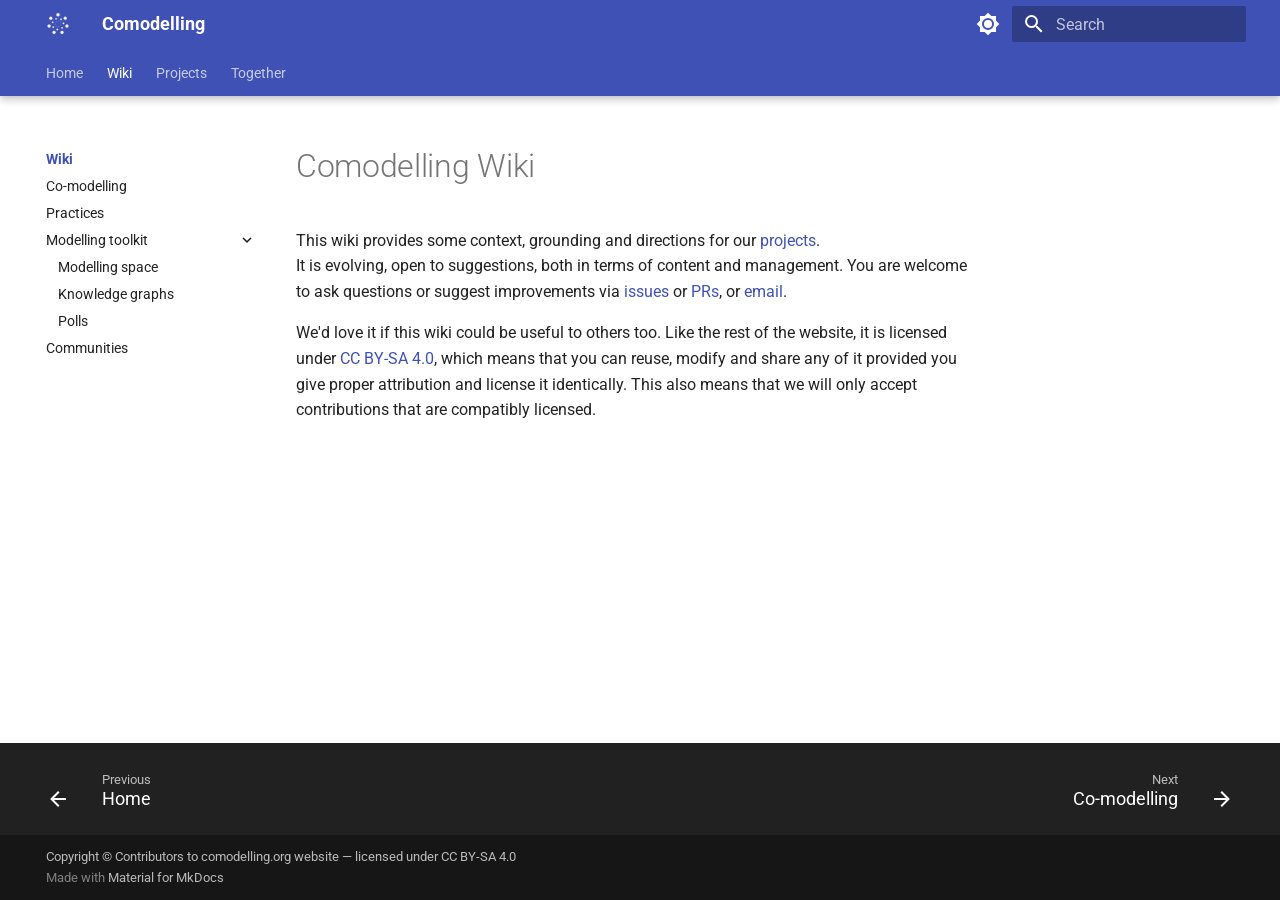
<file: wiki/index.html>
<!doctype html>
<html lang="en" class="no-js">
  <head>
    
      <meta charset="utf-8">
      <meta name="viewport" content="width=device-width,initial-scale=1">
      
      
      
        <link rel="canonical" href="https://comodelling.org/wiki/">
      
      
        <link rel="prev" href="..">
      
      
        <link rel="next" href="co-modelling/">
      
      
      <link rel="icon" href="../assets/logo_comodelling_grey_32.png">
      <meta name="generator" content="mkdocs-1.6.1, mkdocs-material-9.4.10">
    
    
      
        <title>Wiki - Comodelling</title>
      
    
    
      <link rel="stylesheet" href="../assets/stylesheets/main.fad675c6.min.css">
      
        
        <link rel="stylesheet" href="../assets/stylesheets/palette.356b1318.min.css">
      
      


    
    
      
    
    
      
        
        
        <link rel="preconnect" href="https://fonts.gstatic.com" crossorigin>
        <link rel="stylesheet" href="https://fonts.googleapis.com/css?family=Roboto:300,300i,400,400i,700,700i%7CRoboto+Mono:400,400i,700,700i&display=fallback">
        <style>:root{--md-text-font:"Roboto";--md-code-font:"Roboto Mono"}</style>
      
    
    
      <link rel="stylesheet" href="../assets/styles.css">
    
    <script>__md_scope=new URL("..",location),__md_hash=e=>[...e].reduce((e,_)=>(e<<5)-e+_.charCodeAt(0),0),__md_get=(e,_=localStorage,t=__md_scope)=>JSON.parse(_.getItem(t.pathname+"."+e)),__md_set=(e,_,t=localStorage,a=__md_scope)=>{try{t.setItem(a.pathname+"."+e,JSON.stringify(_))}catch(e){}}</script>
    
      

    
    
    
  </head>
  
  
    
    
      
    
    
    
    
    <body dir="ltr" data-md-color-scheme="default" data-md-color-primary="indigo" data-md-color-accent="indigo">
  
    
    
      <script>var palette=__md_get("__palette");if(palette&&"object"==typeof palette.color)for(var key of Object.keys(palette.color))document.body.setAttribute("data-md-color-"+key,palette.color[key])</script>
    
    <input class="md-toggle" data-md-toggle="drawer" type="checkbox" id="__drawer" autocomplete="off">
    <input class="md-toggle" data-md-toggle="search" type="checkbox" id="__search" autocomplete="off">
    <label class="md-overlay" for="__drawer"></label>
    <div data-md-component="skip">
      
        
        <a href="#comodelling-wiki" class="md-skip">
          Skip to content
        </a>
      
    </div>
    <div data-md-component="announce">
      
    </div>
    
    
      

  

<header class="md-header md-header--shadow md-header--lifted" data-md-component="header">
  <nav class="md-header__inner md-grid" aria-label="Header">
    <a href=".." title="Comodelling" class="md-header__button md-logo" aria-label="Comodelling" data-md-component="logo">
      
  <img src="../assets/logo_comodelling_white_32.png" alt="logo">

    </a>
    <label class="md-header__button md-icon" for="__drawer">
      
      <svg xmlns="http://www.w3.org/2000/svg" viewBox="0 0 24 24"><path d="M3 6h18v2H3V6m0 5h18v2H3v-2m0 5h18v2H3v-2Z"/></svg>
    </label>
    <div class="md-header__title" data-md-component="header-title">
      <div class="md-header__ellipsis">
        <div class="md-header__topic">
          <span class="md-ellipsis">
            Comodelling
          </span>
        </div>
        <div class="md-header__topic" data-md-component="header-topic">
          <span class="md-ellipsis">
            
              Wiki
            
          </span>
        </div>
      </div>
    </div>
    
      
        <form class="md-header__option" data-md-component="palette">
  
    
    
    
    <input class="md-option" data-md-color-media="(prefers-color-scheme: light)" data-md-color-scheme="default" data-md-color-primary="indigo" data-md-color-accent="indigo"  aria-label="Switch to dark mode"  type="radio" name="__palette" id="__palette_1">
    
      <label class="md-header__button md-icon" title="Switch to dark mode" for="__palette_2" hidden>
        <svg xmlns="http://www.w3.org/2000/svg" viewBox="0 0 24 24"><path d="M12 8a4 4 0 0 0-4 4 4 4 0 0 0 4 4 4 4 0 0 0 4-4 4 4 0 0 0-4-4m0 10a6 6 0 0 1-6-6 6 6 0 0 1 6-6 6 6 0 0 1 6 6 6 6 0 0 1-6 6m8-9.31V4h-4.69L12 .69 8.69 4H4v4.69L.69 12 4 15.31V20h4.69L12 23.31 15.31 20H20v-4.69L23.31 12 20 8.69Z"/></svg>
      </label>
    
  
    
    
    
    <input class="md-option" data-md-color-media="(prefers-color-scheme: dark)" data-md-color-scheme="slate" data-md-color-primary="indigo" data-md-color-accent="indigo"  aria-label="Switch to light mode"  type="radio" name="__palette" id="__palette_2">
    
      <label class="md-header__button md-icon" title="Switch to light mode" for="__palette_1" hidden>
        <svg xmlns="http://www.w3.org/2000/svg" viewBox="0 0 24 24"><path d="M12 18c-.89 0-1.74-.2-2.5-.55C11.56 16.5 13 14.42 13 12c0-2.42-1.44-4.5-3.5-5.45C10.26 6.2 11.11 6 12 6a6 6 0 0 1 6 6 6 6 0 0 1-6 6m8-9.31V4h-4.69L12 .69 8.69 4H4v4.69L.69 12 4 15.31V20h4.69L12 23.31 15.31 20H20v-4.69L23.31 12 20 8.69Z"/></svg>
      </label>
    
  
</form>
      
    
    
    
      <label class="md-header__button md-icon" for="__search">
        
        <svg xmlns="http://www.w3.org/2000/svg" viewBox="0 0 24 24"><path d="M9.5 3A6.5 6.5 0 0 1 16 9.5c0 1.61-.59 3.09-1.56 4.23l.27.27h.79l5 5-1.5 1.5-5-5v-.79l-.27-.27A6.516 6.516 0 0 1 9.5 16 6.5 6.5 0 0 1 3 9.5 6.5 6.5 0 0 1 9.5 3m0 2C7 5 5 7 5 9.5S7 14 9.5 14 14 12 14 9.5 12 5 9.5 5Z"/></svg>
      </label>
      <div class="md-search" data-md-component="search" role="dialog">
  <label class="md-search__overlay" for="__search"></label>
  <div class="md-search__inner" role="search">
    <form class="md-search__form" name="search">
      <input type="text" class="md-search__input" name="query" aria-label="Search" placeholder="Search" autocapitalize="off" autocorrect="off" autocomplete="off" spellcheck="false" data-md-component="search-query" required>
      <label class="md-search__icon md-icon" for="__search">
        
        <svg xmlns="http://www.w3.org/2000/svg" viewBox="0 0 24 24"><path d="M9.5 3A6.5 6.5 0 0 1 16 9.5c0 1.61-.59 3.09-1.56 4.23l.27.27h.79l5 5-1.5 1.5-5-5v-.79l-.27-.27A6.516 6.516 0 0 1 9.5 16 6.5 6.5 0 0 1 3 9.5 6.5 6.5 0 0 1 9.5 3m0 2C7 5 5 7 5 9.5S7 14 9.5 14 14 12 14 9.5 12 5 9.5 5Z"/></svg>
        
        <svg xmlns="http://www.w3.org/2000/svg" viewBox="0 0 24 24"><path d="M20 11v2H8l5.5 5.5-1.42 1.42L4.16 12l7.92-7.92L13.5 5.5 8 11h12Z"/></svg>
      </label>
      <nav class="md-search__options" aria-label="Search">
        
        <button type="reset" class="md-search__icon md-icon" title="Clear" aria-label="Clear" tabindex="-1">
          
          <svg xmlns="http://www.w3.org/2000/svg" viewBox="0 0 24 24"><path d="M19 6.41 17.59 5 12 10.59 6.41 5 5 6.41 10.59 12 5 17.59 6.41 19 12 13.41 17.59 19 19 17.59 13.41 12 19 6.41Z"/></svg>
        </button>
      </nav>
      
    </form>
    <div class="md-search__output">
      <div class="md-search__scrollwrap" data-md-scrollfix>
        <div class="md-search-result" data-md-component="search-result">
          <div class="md-search-result__meta">
            Initializing search
          </div>
          <ol class="md-search-result__list" role="presentation"></ol>
        </div>
      </div>
    </div>
  </div>
</div>
    
    
  </nav>
  
    
      
<nav class="md-tabs" aria-label="Tabs" data-md-component="tabs">
  <div class="md-grid">
    <ul class="md-tabs__list">
      
        
  
  
  
    <li class="md-tabs__item">
      <a href=".." class="md-tabs__link">
        
  
    
  
  Home

      </a>
    </li>
  

      
        
  
  
    
  
  
    
    
      <li class="md-tabs__item md-tabs__item--active">
        <a href="./" class="md-tabs__link">
          
  
    
  
  Wiki

        </a>
      </li>
    
  

      
        
  
  
  
    <li class="md-tabs__item">
      <a href="../projects/" class="md-tabs__link">
        
  
    
  
  Projects

      </a>
    </li>
  

      
        
  
  
  
    <li class="md-tabs__item">
      <a href="../together/" class="md-tabs__link">
        
  
    
  
  Together

      </a>
    </li>
  

      
    </ul>
  </div>
</nav>
    
  
</header>
    
    <div class="md-container" data-md-component="container">
      
      
        
      
      <main class="md-main" data-md-component="main">
        <div class="md-main__inner md-grid">
          
            
              
              <div class="md-sidebar md-sidebar--primary" data-md-component="sidebar" data-md-type="navigation" >
                <div class="md-sidebar__scrollwrap">
                  <div class="md-sidebar__inner">
                    


  


<nav class="md-nav md-nav--primary md-nav--lifted" aria-label="Navigation" data-md-level="0">
  <label class="md-nav__title" for="__drawer">
    <a href=".." title="Comodelling" class="md-nav__button md-logo" aria-label="Comodelling" data-md-component="logo">
      
  <img src="../assets/logo_comodelling_white_32.png" alt="logo">

    </a>
    Comodelling
  </label>
  
  <ul class="md-nav__list" data-md-scrollfix>
    
      
      
  
  
  
    <li class="md-nav__item">
      <a href=".." class="md-nav__link">
        
  
  <span class="md-ellipsis">
    Home
  </span>
  

      </a>
    </li>
  

    
      
      
  
  
    
  
  
    
    
      
        
          
        
      
        
      
        
      
        
      
        
      
    
    
    
    
      
      
    
    <li class="md-nav__item md-nav__item--active md-nav__item--section md-nav__item--nested">
      
        
        
        
        <input class="md-nav__toggle md-toggle " type="checkbox" id="__nav_2" checked>
        
          
          
          <div class="md-nav__link md-nav__container">
            <a href="./" class="md-nav__link md-nav__link--active">
              
  
  <span class="md-ellipsis">
    Wiki
  </span>
  

            </a>
            
              
              <label class="md-nav__link md-nav__link--active" for="__nav_2" id="__nav_2_label" tabindex="">
                <span class="md-nav__icon md-icon"></span>
              </label>
            
          </div>
        
        <nav class="md-nav" data-md-level="1" aria-labelledby="__nav_2_label" aria-expanded="true">
          <label class="md-nav__title" for="__nav_2">
            <span class="md-nav__icon md-icon"></span>
            Wiki
          </label>
          <ul class="md-nav__list" data-md-scrollfix>
            
              
            
              
                
  
  
  
    
    
      
        
          
        
      
    
    
    
    
    <li class="md-nav__item md-nav__item--nested">
      
        
        
        
          
        
        <input class="md-nav__toggle md-toggle md-toggle--indeterminate" type="checkbox" id="__nav_2_2" >
        
          
          
          <div class="md-nav__link md-nav__container">
            <a href="co-modelling/" class="md-nav__link ">
              
  
  <span class="md-ellipsis">
    Co-modelling
  </span>
  

            </a>
            
          </div>
        
        <nav class="md-nav" data-md-level="2" aria-labelledby="__nav_2_2_label" aria-expanded="false">
          <label class="md-nav__title" for="__nav_2_2">
            <span class="md-nav__icon md-icon"></span>
            Co-modelling
          </label>
          <ul class="md-nav__list" data-md-scrollfix>
            
              
            
          </ul>
        </nav>
      
    </li>
  

              
            
              
                
  
  
  
    
    
      
        
          
        
      
    
    
    
    
    <li class="md-nav__item md-nav__item--nested">
      
        
        
        
          
        
        <input class="md-nav__toggle md-toggle md-toggle--indeterminate" type="checkbox" id="__nav_2_3" >
        
          
          
          <div class="md-nav__link md-nav__container">
            <a href="practices/" class="md-nav__link ">
              
  
  <span class="md-ellipsis">
    Practices
  </span>
  

            </a>
            
          </div>
        
        <nav class="md-nav" data-md-level="2" aria-labelledby="__nav_2_3_label" aria-expanded="false">
          <label class="md-nav__title" for="__nav_2_3">
            <span class="md-nav__icon md-icon"></span>
            Practices
          </label>
          <ul class="md-nav__list" data-md-scrollfix>
            
              
            
          </ul>
        </nav>
      
    </li>
  

              
            
              
                
  
  
  
    
    
      
        
      
        
      
        
      
    
    
    
    
    <li class="md-nav__item md-nav__item--nested">
      
        
        
        
          
        
        <input class="md-nav__toggle md-toggle md-toggle--indeterminate" type="checkbox" id="__nav_2_4" >
        
          
          <label class="md-nav__link" for="__nav_2_4" id="__nav_2_4_label" tabindex="0">
            
  
  <span class="md-ellipsis">
    Modelling toolkit
  </span>
  

            <span class="md-nav__icon md-icon"></span>
          </label>
        
        <nav class="md-nav" data-md-level="2" aria-labelledby="__nav_2_4_label" aria-expanded="false">
          <label class="md-nav__title" for="__nav_2_4">
            <span class="md-nav__icon md-icon"></span>
            Modelling toolkit
          </label>
          <ul class="md-nav__list" data-md-scrollfix>
            
              
                
  
  
  
    <li class="md-nav__item">
      <a href="modelling_space/" class="md-nav__link">
        
  
  <span class="md-ellipsis">
    Modelling space
  </span>
  

      </a>
    </li>
  

              
            
              
                
  
  
  
    <li class="md-nav__item">
      <a href="knowledge_graphs/" class="md-nav__link">
        
  
  <span class="md-ellipsis">
    Knowledge graphs
  </span>
  

      </a>
    </li>
  

              
            
              
                
  
  
  
    <li class="md-nav__item">
      <a href="polls/" class="md-nav__link">
        
  
  <span class="md-ellipsis">
    Polls
  </span>
  

      </a>
    </li>
  

              
            
          </ul>
        </nav>
      
    </li>
  

              
            
              
                
  
  
  
    <li class="md-nav__item">
      <a href="communities/" class="md-nav__link">
        
  
  <span class="md-ellipsis">
    Communities
  </span>
  

      </a>
    </li>
  

              
            
          </ul>
        </nav>
      
    </li>
  

    
      
      
  
  
  
    <li class="md-nav__item">
      <a href="../projects/" class="md-nav__link">
        
  
  <span class="md-ellipsis">
    Projects
  </span>
  

      </a>
    </li>
  

    
      
      
  
  
  
    <li class="md-nav__item">
      <a href="../together/" class="md-nav__link">
        
  
  <span class="md-ellipsis">
    Together
  </span>
  

      </a>
    </li>
  

    
  </ul>
</nav>
                  </div>
                </div>
              </div>
            
            
              
              <div class="md-sidebar md-sidebar--secondary" data-md-component="sidebar" data-md-type="toc" >
                <div class="md-sidebar__scrollwrap">
                  <div class="md-sidebar__inner">
                    

<nav class="md-nav md-nav--secondary" aria-label="Table of contents">
  
  
  
    
  
  
</nav>
                  </div>
                </div>
              </div>
            
          
          
            <div class="md-content" data-md-component="content">
              <article class="md-content__inner md-typeset">
                
                  


<!--
SPDX-FileCopyrightText: 2025 comodelling.org contributors: https://github.com/comodelling/comodelling-website/CONTRIBUTORS.md
SPDX-License-Identifier: CC-BY-SA-4.0
-->

<h1 id="comodelling-wiki">Comodelling Wiki<a class="headerlink" href="#comodelling-wiki" title="Permanent link">&para;</a></h1>
<p>This wiki provides some context, grounding and directions for our <a href="../projects/">projects</a>.<br>
It is evolving, open to suggestions, both in terms of content and management.
You are welcome to ask questions or suggest improvements via <a href="https://github.com/comodelling/comodelling-website/issues">issues</a> or <a href="https://github.com/comodelling/comodelling-website/pulls">PRs</a>, or <a href="mailto:contact@comodelling.org">email</a>.</p>
<p>We'd love it if this wiki could be useful to others too. Like the rest of the website, it is licensed under <a href="https://creativecommons.org/licenses/by-sa/4.0/">CC BY-SA 4.0</a>, which means that you can reuse, modify and share any of it provided you give proper attribution and license it identically. This also means that we will only accept contributions that are compatibly licensed.</p>





                
              </article>
            </div>
          
          
        </div>
        
          <button type="button" class="md-top md-icon" data-md-component="top" hidden>
  
  <svg xmlns="http://www.w3.org/2000/svg" viewBox="0 0 24 24"><path d="M13 20h-2V8l-5.5 5.5-1.42-1.42L12 4.16l7.92 7.92-1.42 1.42L13 8v12Z"/></svg>
  Back to top
</button>
        
      </main>
      
        <footer class="md-footer">
  
    
      
      <nav class="md-footer__inner md-grid" aria-label="Footer" >
        
          
          <a href=".." class="md-footer__link md-footer__link--prev" aria-label="Previous: Home">
            <div class="md-footer__button md-icon">
              
              <svg xmlns="http://www.w3.org/2000/svg" viewBox="0 0 24 24"><path d="M20 11v2H8l5.5 5.5-1.42 1.42L4.16 12l7.92-7.92L13.5 5.5 8 11h12Z"/></svg>
            </div>
            <div class="md-footer__title">
              <span class="md-footer__direction">
                Previous
              </span>
              <div class="md-ellipsis">
                Home
              </div>
            </div>
          </a>
        
        
          
          <a href="co-modelling/" class="md-footer__link md-footer__link--next" aria-label="Next: Co-modelling">
            <div class="md-footer__title">
              <span class="md-footer__direction">
                Next
              </span>
              <div class="md-ellipsis">
                Co-modelling
              </div>
            </div>
            <div class="md-footer__button md-icon">
              
              <svg xmlns="http://www.w3.org/2000/svg" viewBox="0 0 24 24"><path d="M4 11v2h12l-5.5 5.5 1.42 1.42L19.84 12l-7.92-7.92L10.5 5.5 16 11H4Z"/></svg>
            </div>
          </a>
        
      </nav>
    
  
  <div class="md-footer-meta md-typeset">
    <div class="md-footer-meta__inner md-grid">
      <div class="md-copyright">
  
    <div class="md-copyright__highlight">
      Copyright © Contributors to comodelling.org website — licensed under CC BY-SA 4.0
    </div>
  
  
    Made with
    <a href="https://squidfunk.github.io/mkdocs-material/" target="_blank" rel="noopener">
      Material for MkDocs
    </a>
  
</div>
      
    </div>
  </div>
</footer>
      
    </div>
    <div class="md-dialog" data-md-component="dialog">
      <div class="md-dialog__inner md-typeset"></div>
    </div>
    
    
    <script id="__config" type="application/json">{"base": "..", "features": ["navigation.tabs", "navigation.tabs.sticky", "navigation.indexes", "navigation.tracking", "navigation.indexes", "navigation.instant", "navigation.top", "navigation.expand", "navigation.footer"], "search": "../assets/javascripts/workers/search.f886a092.min.js", "translations": {"clipboard.copied": "Copied to clipboard", "clipboard.copy": "Copy to clipboard", "search.result.more.one": "1 more on this page", "search.result.more.other": "# more on this page", "search.result.none": "No matching documents", "search.result.one": "1 matching document", "search.result.other": "# matching documents", "search.result.placeholder": "Type to start searching", "search.result.term.missing": "Missing", "select.version": "Select version"}}</script>
    
    
      <script src="../assets/javascripts/bundle.6c14ae12.min.js"></script>
      
    
  </body>
</html>
</file>
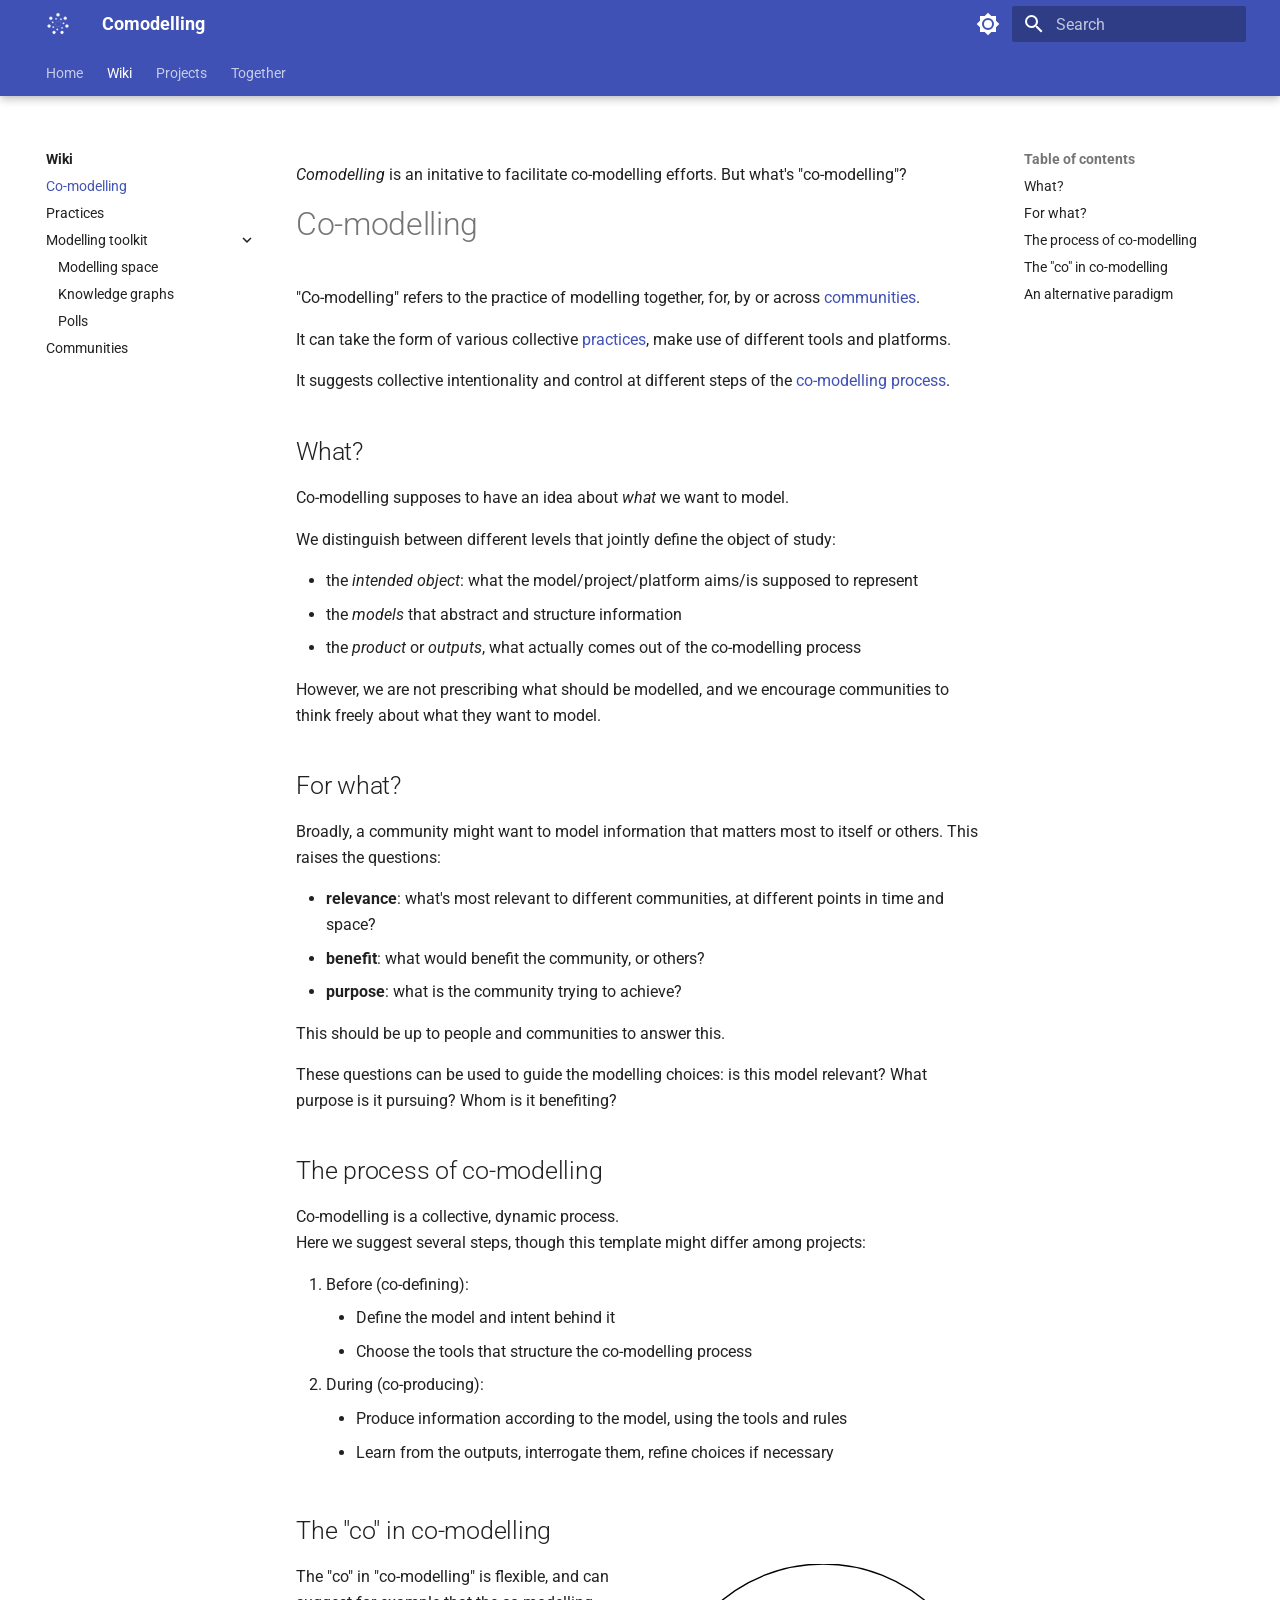
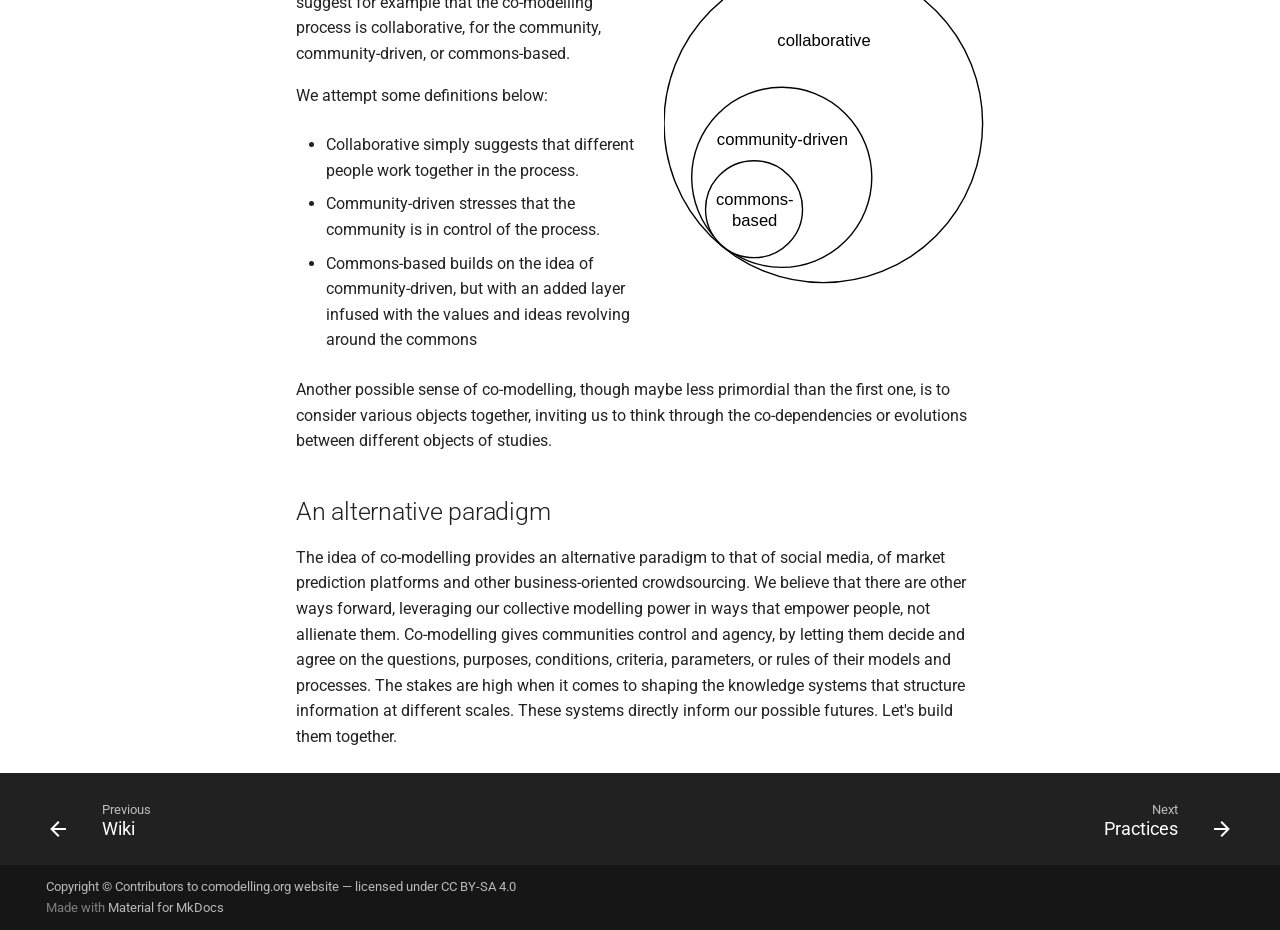
<file: wiki/co-modelling/index.html>
<!doctype html>
<html lang="en" class="no-js">
  <head>
    
      <meta charset="utf-8">
      <meta name="viewport" content="width=device-width,initial-scale=1">
      
      
      
        <link rel="canonical" href="https://comodelling.org/wiki/co-modelling/">
      
      
        <link rel="prev" href="../">
      
      
        <link rel="next" href="../practices/">
      
      
      <link rel="icon" href="../../assets/logo_comodelling_grey_32.png">
      <meta name="generator" content="mkdocs-1.6.1, mkdocs-material-9.4.10">
    
    
      
        <title>Co-modelling - Comodelling</title>
      
    
    
      <link rel="stylesheet" href="../../assets/stylesheets/main.fad675c6.min.css">
      
        
        <link rel="stylesheet" href="../../assets/stylesheets/palette.356b1318.min.css">
      
      


    
    
      
    
    
      
        
        
        <link rel="preconnect" href="https://fonts.gstatic.com" crossorigin>
        <link rel="stylesheet" href="https://fonts.googleapis.com/css?family=Roboto:300,300i,400,400i,700,700i%7CRoboto+Mono:400,400i,700,700i&display=fallback">
        <style>:root{--md-text-font:"Roboto";--md-code-font:"Roboto Mono"}</style>
      
    
    
      <link rel="stylesheet" href="../../assets/styles.css">
    
    <script>__md_scope=new URL("../..",location),__md_hash=e=>[...e].reduce((e,_)=>(e<<5)-e+_.charCodeAt(0),0),__md_get=(e,_=localStorage,t=__md_scope)=>JSON.parse(_.getItem(t.pathname+"."+e)),__md_set=(e,_,t=localStorage,a=__md_scope)=>{try{t.setItem(a.pathname+"."+e,JSON.stringify(_))}catch(e){}}</script>
    
      

    
    
    
  </head>
  
  
    
    
      
    
    
    
    
    <body dir="ltr" data-md-color-scheme="default" data-md-color-primary="indigo" data-md-color-accent="indigo">
  
    
    
      <script>var palette=__md_get("__palette");if(palette&&"object"==typeof palette.color)for(var key of Object.keys(palette.color))document.body.setAttribute("data-md-color-"+key,palette.color[key])</script>
    
    <input class="md-toggle" data-md-toggle="drawer" type="checkbox" id="__drawer" autocomplete="off">
    <input class="md-toggle" data-md-toggle="search" type="checkbox" id="__search" autocomplete="off">
    <label class="md-overlay" for="__drawer"></label>
    <div data-md-component="skip">
      
        
        <a href="#co-modelling" class="md-skip">
          Skip to content
        </a>
      
    </div>
    <div data-md-component="announce">
      
    </div>
    
    
      

  

<header class="md-header md-header--shadow md-header--lifted" data-md-component="header">
  <nav class="md-header__inner md-grid" aria-label="Header">
    <a href="../.." title="Comodelling" class="md-header__button md-logo" aria-label="Comodelling" data-md-component="logo">
      
  <img src="../../assets/logo_comodelling_white_32.png" alt="logo">

    </a>
    <label class="md-header__button md-icon" for="__drawer">
      
      <svg xmlns="http://www.w3.org/2000/svg" viewBox="0 0 24 24"><path d="M3 6h18v2H3V6m0 5h18v2H3v-2m0 5h18v2H3v-2Z"/></svg>
    </label>
    <div class="md-header__title" data-md-component="header-title">
      <div class="md-header__ellipsis">
        <div class="md-header__topic">
          <span class="md-ellipsis">
            Comodelling
          </span>
        </div>
        <div class="md-header__topic" data-md-component="header-topic">
          <span class="md-ellipsis">
            
              Co-modelling
            
          </span>
        </div>
      </div>
    </div>
    
      
        <form class="md-header__option" data-md-component="palette">
  
    
    
    
    <input class="md-option" data-md-color-media="(prefers-color-scheme: light)" data-md-color-scheme="default" data-md-color-primary="indigo" data-md-color-accent="indigo"  aria-label="Switch to dark mode"  type="radio" name="__palette" id="__palette_1">
    
      <label class="md-header__button md-icon" title="Switch to dark mode" for="__palette_2" hidden>
        <svg xmlns="http://www.w3.org/2000/svg" viewBox="0 0 24 24"><path d="M12 8a4 4 0 0 0-4 4 4 4 0 0 0 4 4 4 4 0 0 0 4-4 4 4 0 0 0-4-4m0 10a6 6 0 0 1-6-6 6 6 0 0 1 6-6 6 6 0 0 1 6 6 6 6 0 0 1-6 6m8-9.31V4h-4.69L12 .69 8.69 4H4v4.69L.69 12 4 15.31V20h4.69L12 23.31 15.31 20H20v-4.69L23.31 12 20 8.69Z"/></svg>
      </label>
    
  
    
    
    
    <input class="md-option" data-md-color-media="(prefers-color-scheme: dark)" data-md-color-scheme="slate" data-md-color-primary="indigo" data-md-color-accent="indigo"  aria-label="Switch to light mode"  type="radio" name="__palette" id="__palette_2">
    
      <label class="md-header__button md-icon" title="Switch to light mode" for="__palette_1" hidden>
        <svg xmlns="http://www.w3.org/2000/svg" viewBox="0 0 24 24"><path d="M12 18c-.89 0-1.74-.2-2.5-.55C11.56 16.5 13 14.42 13 12c0-2.42-1.44-4.5-3.5-5.45C10.26 6.2 11.11 6 12 6a6 6 0 0 1 6 6 6 6 0 0 1-6 6m8-9.31V4h-4.69L12 .69 8.69 4H4v4.69L.69 12 4 15.31V20h4.69L12 23.31 15.31 20H20v-4.69L23.31 12 20 8.69Z"/></svg>
      </label>
    
  
</form>
      
    
    
    
      <label class="md-header__button md-icon" for="__search">
        
        <svg xmlns="http://www.w3.org/2000/svg" viewBox="0 0 24 24"><path d="M9.5 3A6.5 6.5 0 0 1 16 9.5c0 1.61-.59 3.09-1.56 4.23l.27.27h.79l5 5-1.5 1.5-5-5v-.79l-.27-.27A6.516 6.516 0 0 1 9.5 16 6.5 6.5 0 0 1 3 9.5 6.5 6.5 0 0 1 9.5 3m0 2C7 5 5 7 5 9.5S7 14 9.5 14 14 12 14 9.5 12 5 9.5 5Z"/></svg>
      </label>
      <div class="md-search" data-md-component="search" role="dialog">
  <label class="md-search__overlay" for="__search"></label>
  <div class="md-search__inner" role="search">
    <form class="md-search__form" name="search">
      <input type="text" class="md-search__input" name="query" aria-label="Search" placeholder="Search" autocapitalize="off" autocorrect="off" autocomplete="off" spellcheck="false" data-md-component="search-query" required>
      <label class="md-search__icon md-icon" for="__search">
        
        <svg xmlns="http://www.w3.org/2000/svg" viewBox="0 0 24 24"><path d="M9.5 3A6.5 6.5 0 0 1 16 9.5c0 1.61-.59 3.09-1.56 4.23l.27.27h.79l5 5-1.5 1.5-5-5v-.79l-.27-.27A6.516 6.516 0 0 1 9.5 16 6.5 6.5 0 0 1 3 9.5 6.5 6.5 0 0 1 9.5 3m0 2C7 5 5 7 5 9.5S7 14 9.5 14 14 12 14 9.5 12 5 9.5 5Z"/></svg>
        
        <svg xmlns="http://www.w3.org/2000/svg" viewBox="0 0 24 24"><path d="M20 11v2H8l5.5 5.5-1.42 1.42L4.16 12l7.92-7.92L13.5 5.5 8 11h12Z"/></svg>
      </label>
      <nav class="md-search__options" aria-label="Search">
        
        <button type="reset" class="md-search__icon md-icon" title="Clear" aria-label="Clear" tabindex="-1">
          
          <svg xmlns="http://www.w3.org/2000/svg" viewBox="0 0 24 24"><path d="M19 6.41 17.59 5 12 10.59 6.41 5 5 6.41 10.59 12 5 17.59 6.41 19 12 13.41 17.59 19 19 17.59 13.41 12 19 6.41Z"/></svg>
        </button>
      </nav>
      
    </form>
    <div class="md-search__output">
      <div class="md-search__scrollwrap" data-md-scrollfix>
        <div class="md-search-result" data-md-component="search-result">
          <div class="md-search-result__meta">
            Initializing search
          </div>
          <ol class="md-search-result__list" role="presentation"></ol>
        </div>
      </div>
    </div>
  </div>
</div>
    
    
  </nav>
  
    
      
<nav class="md-tabs" aria-label="Tabs" data-md-component="tabs">
  <div class="md-grid">
    <ul class="md-tabs__list">
      
        
  
  
  
    <li class="md-tabs__item">
      <a href="../.." class="md-tabs__link">
        
  
    
  
  Home

      </a>
    </li>
  

      
        
  
  
    
  
  
    
    
      <li class="md-tabs__item md-tabs__item--active">
        <a href="../" class="md-tabs__link">
          
  
    
  
  Wiki

        </a>
      </li>
    
  

      
        
  
  
  
    <li class="md-tabs__item">
      <a href="../../projects/" class="md-tabs__link">
        
  
    
  
  Projects

      </a>
    </li>
  

      
        
  
  
  
    <li class="md-tabs__item">
      <a href="../../together/" class="md-tabs__link">
        
  
    
  
  Together

      </a>
    </li>
  

      
    </ul>
  </div>
</nav>
    
  
</header>
    
    <div class="md-container" data-md-component="container">
      
      
        
      
      <main class="md-main" data-md-component="main">
        <div class="md-main__inner md-grid">
          
            
              
              <div class="md-sidebar md-sidebar--primary" data-md-component="sidebar" data-md-type="navigation" >
                <div class="md-sidebar__scrollwrap">
                  <div class="md-sidebar__inner">
                    


  


<nav class="md-nav md-nav--primary md-nav--lifted" aria-label="Navigation" data-md-level="0">
  <label class="md-nav__title" for="__drawer">
    <a href="../.." title="Comodelling" class="md-nav__button md-logo" aria-label="Comodelling" data-md-component="logo">
      
  <img src="../../assets/logo_comodelling_white_32.png" alt="logo">

    </a>
    Comodelling
  </label>
  
  <ul class="md-nav__list" data-md-scrollfix>
    
      
      
  
  
  
    <li class="md-nav__item">
      <a href="../.." class="md-nav__link">
        
  
  <span class="md-ellipsis">
    Home
  </span>
  

      </a>
    </li>
  

    
      
      
  
  
    
  
  
    
    
      
        
          
        
      
        
      
        
      
        
      
        
      
    
    
    
    
      
      
    
    <li class="md-nav__item md-nav__item--active md-nav__item--section md-nav__item--nested">
      
        
        
        
        <input class="md-nav__toggle md-toggle " type="checkbox" id="__nav_2" checked>
        
          
          
          <div class="md-nav__link md-nav__container">
            <a href="../" class="md-nav__link ">
              
  
  <span class="md-ellipsis">
    Wiki
  </span>
  

            </a>
            
              
              <label class="md-nav__link " for="__nav_2" id="__nav_2_label" tabindex="">
                <span class="md-nav__icon md-icon"></span>
              </label>
            
          </div>
        
        <nav class="md-nav" data-md-level="1" aria-labelledby="__nav_2_label" aria-expanded="true">
          <label class="md-nav__title" for="__nav_2">
            <span class="md-nav__icon md-icon"></span>
            Wiki
          </label>
          <ul class="md-nav__list" data-md-scrollfix>
            
              
            
              
                
  
  
    
  
  
    
    
      
        
          
        
      
    
    
    
    
    <li class="md-nav__item md-nav__item--active md-nav__item--nested">
      
        
        
        
        <input class="md-nav__toggle md-toggle " type="checkbox" id="__nav_2_2" checked>
        
          
          
          <div class="md-nav__link md-nav__container">
            <a href="./" class="md-nav__link md-nav__link--active">
              
  
  <span class="md-ellipsis">
    Co-modelling
  </span>
  

            </a>
            
          </div>
        
        <nav class="md-nav" data-md-level="2" aria-labelledby="__nav_2_2_label" aria-expanded="true">
          <label class="md-nav__title" for="__nav_2_2">
            <span class="md-nav__icon md-icon"></span>
            Co-modelling
          </label>
          <ul class="md-nav__list" data-md-scrollfix>
            
              
            
          </ul>
        </nav>
      
    </li>
  

              
            
              
                
  
  
  
    
    
      
        
          
        
      
    
    
    
    
    <li class="md-nav__item md-nav__item--nested">
      
        
        
        
          
        
        <input class="md-nav__toggle md-toggle md-toggle--indeterminate" type="checkbox" id="__nav_2_3" >
        
          
          
          <div class="md-nav__link md-nav__container">
            <a href="../practices/" class="md-nav__link ">
              
  
  <span class="md-ellipsis">
    Practices
  </span>
  

            </a>
            
          </div>
        
        <nav class="md-nav" data-md-level="2" aria-labelledby="__nav_2_3_label" aria-expanded="false">
          <label class="md-nav__title" for="__nav_2_3">
            <span class="md-nav__icon md-icon"></span>
            Practices
          </label>
          <ul class="md-nav__list" data-md-scrollfix>
            
              
            
          </ul>
        </nav>
      
    </li>
  

              
            
              
                
  
  
  
    
    
      
        
      
        
      
        
      
    
    
    
    
    <li class="md-nav__item md-nav__item--nested">
      
        
        
        
          
        
        <input class="md-nav__toggle md-toggle md-toggle--indeterminate" type="checkbox" id="__nav_2_4" >
        
          
          <label class="md-nav__link" for="__nav_2_4" id="__nav_2_4_label" tabindex="0">
            
  
  <span class="md-ellipsis">
    Modelling toolkit
  </span>
  

            <span class="md-nav__icon md-icon"></span>
          </label>
        
        <nav class="md-nav" data-md-level="2" aria-labelledby="__nav_2_4_label" aria-expanded="false">
          <label class="md-nav__title" for="__nav_2_4">
            <span class="md-nav__icon md-icon"></span>
            Modelling toolkit
          </label>
          <ul class="md-nav__list" data-md-scrollfix>
            
              
                
  
  
  
    <li class="md-nav__item">
      <a href="../modelling_space/" class="md-nav__link">
        
  
  <span class="md-ellipsis">
    Modelling space
  </span>
  

      </a>
    </li>
  

              
            
              
                
  
  
  
    <li class="md-nav__item">
      <a href="../knowledge_graphs/" class="md-nav__link">
        
  
  <span class="md-ellipsis">
    Knowledge graphs
  </span>
  

      </a>
    </li>
  

              
            
              
                
  
  
  
    <li class="md-nav__item">
      <a href="../polls/" class="md-nav__link">
        
  
  <span class="md-ellipsis">
    Polls
  </span>
  

      </a>
    </li>
  

              
            
          </ul>
        </nav>
      
    </li>
  

              
            
              
                
  
  
  
    <li class="md-nav__item">
      <a href="../communities/" class="md-nav__link">
        
  
  <span class="md-ellipsis">
    Communities
  </span>
  

      </a>
    </li>
  

              
            
          </ul>
        </nav>
      
    </li>
  

    
      
      
  
  
  
    <li class="md-nav__item">
      <a href="../../projects/" class="md-nav__link">
        
  
  <span class="md-ellipsis">
    Projects
  </span>
  

      </a>
    </li>
  

    
      
      
  
  
  
    <li class="md-nav__item">
      <a href="../../together/" class="md-nav__link">
        
  
  <span class="md-ellipsis">
    Together
  </span>
  

      </a>
    </li>
  

    
  </ul>
</nav>
                  </div>
                </div>
              </div>
            
            
              
              <div class="md-sidebar md-sidebar--secondary" data-md-component="sidebar" data-md-type="toc" >
                <div class="md-sidebar__scrollwrap">
                  <div class="md-sidebar__inner">
                    

<nav class="md-nav md-nav--secondary" aria-label="Table of contents">
  
  
  
    
  
  
    <label class="md-nav__title" for="__toc">
      <span class="md-nav__icon md-icon"></span>
      Table of contents
    </label>
    <ul class="md-nav__list" data-md-component="toc" data-md-scrollfix>
      
        <li class="md-nav__item">
  <a href="#what" class="md-nav__link">
    <span class="md-ellipsis">
      What?
    </span>
  </a>
  
</li>
      
        <li class="md-nav__item">
  <a href="#for-what" class="md-nav__link">
    <span class="md-ellipsis">
      For what?
    </span>
  </a>
  
</li>
      
        <li class="md-nav__item">
  <a href="#the-process-of-co-modelling" class="md-nav__link">
    <span class="md-ellipsis">
      The process of co-modelling
    </span>
  </a>
  
</li>
      
        <li class="md-nav__item">
  <a href="#the-co-in-co-modelling" class="md-nav__link">
    <span class="md-ellipsis">
      The "co" in co-modelling
    </span>
  </a>
  
</li>
      
        <li class="md-nav__item">
  <a href="#an-alternative-paradigm" class="md-nav__link">
    <span class="md-ellipsis">
      An alternative paradigm
    </span>
  </a>
  
</li>
      
    </ul>
  
</nav>
                  </div>
                </div>
              </div>
            
          
          
            <div class="md-content" data-md-component="content">
              <article class="md-content__inner md-typeset">
                
                  


<!--
SPDX-FileCopyrightText: 2025 comodelling.org contributors: https://github.com/comodelling/comodelling-website/CONTRIBUTORS.md
SPDX-License-Identifier: CC-BY-SA-4.0
-->

<p><em>Comodelling</em> is an initative to facilitate co-modelling efforts.
But what's "co-modelling"?</p>
<h1 id="co-modelling">Co-modelling<a class="headerlink" href="#co-modelling" title="Permanent link">&para;</a></h1>
<p>"Co-modelling" refers to the practice of modelling together, for, by or across <a href="../communities/">communities</a>.</p>
<p>It can take the form of various collective <a href="../practices/">practices</a>, make use of different tools and platforms.</p>
<p>It suggests collective intentionality and control at different steps of the <a href="#the-process-of-co-modelling">co-modelling process</a>.</p>
<h2 id="what">What?<a class="headerlink" href="#what" title="Permanent link">&para;</a></h2>
<p>Co-modelling supposes to have an idea about <em>what</em> we want to model.</p>
<p>We distinguish between different levels that jointly define the object of study:</p>
<ul>
<li>the <em>intended object</em>: what the model/project/platform aims/is supposed to represent</li>
<li>the <em>models</em> that abstract and structure information</li>
<li>the <em>product</em> or <em>outputs</em>, what actually comes out of the co-modelling process</li>
</ul>
<p>However, we are not prescribing what should be modelled, and we encourage communities to think freely about what they want to model.</p>
<h2 id="for-what">For what?<a class="headerlink" href="#for-what" title="Permanent link">&para;</a></h2>
<p>Broadly, a community might want to model information that matters most to itself or others.
This raises the questions:</p>
<ul>
<li><strong>relevance</strong>: what's most relevant to different communities, at different points in time and space?</li>
<li><strong>benefit</strong>: what would benefit the community, or others?</li>
<li><strong>purpose</strong>: what is the community trying to achieve?</li>
</ul>
<p>This should be up to people and communities to answer this.</p>
<p>These questions can be used to guide the modelling choices: is this model relevant? What purpose is it pursuing? Whom is it benefiting?</p>
<h2 id="the-process-of-co-modelling">The process of co-modelling<a class="headerlink" href="#the-process-of-co-modelling" title="Permanent link">&para;</a></h2>
<p>Co-modelling is a collective, dynamic process.<br>
Here we suggest several steps, though this template might differ among projects:</p>
<ol>
<li>Before (co-defining):<ul>
<li>Define the model and intent behind it</li>
<li>Choose the tools that structure the co-modelling process</li>
</ul>
</li>
<li>During (co-producing):<ul>
<li>Produce information according to the model, using the tools and rules</li>
<li>Learn from the outputs, interrogate them, refine choices if necessary</li>
</ul>
</li>
</ol>
<h2 id="the-co-in-co-modelling">The "co" in co-modelling<a class="headerlink" href="#the-co-in-co-modelling" title="Permanent link">&para;</a></h2>
<figure class="diagram-aside">
  <img src="../../assets/co_diagram.svg" alt="Set diagram of collaborative/community/commons" />
</figure>

<p>The "co" in "co-modelling" is flexible, and can suggest for example that the co-modelling process is collaborative, for the community, community-driven, or commons-based.</p>
<p>We attempt some definitions below:</p>
<ul>
<li>
<p>Collaborative simply suggests that different people work together in the process.</p>
</li>
<li>
<p>Community-driven stresses that the community is in control of the process.</p>
</li>
<li>
<p>Commons-based builds on the idea of community-driven, but with an added layer infused with the values and ideas revolving around the commons</p>
</li>
</ul>
<p>Another possible sense of co-modelling, though maybe less primordial than the first one, is to consider various objects together, inviting us to think through the co-dependencies or evolutions between different objects of studies.</p>
<h2 id="an-alternative-paradigm">An alternative paradigm<a class="headerlink" href="#an-alternative-paradigm" title="Permanent link">&para;</a></h2>
<p>The idea of co-modelling provides an alternative paradigm to that of social media, of market prediction platforms and other business-oriented crowdsourcing. 
We believe that there are other ways forward, leveraging our collective modelling power in ways that empower people, not allienate them.
Co-modelling gives communities control and agency, by letting them decide and agree on the questions, purposes, conditions, criteria, parameters, or rules of their models and processes.
The stakes are high when it comes to shaping the knowledge systems that structure information at different scales.
These systems directly inform our possible futures. Let's build them together.</p>





                
              </article>
            </div>
          
          
        </div>
        
          <button type="button" class="md-top md-icon" data-md-component="top" hidden>
  
  <svg xmlns="http://www.w3.org/2000/svg" viewBox="0 0 24 24"><path d="M13 20h-2V8l-5.5 5.5-1.42-1.42L12 4.16l7.92 7.92-1.42 1.42L13 8v12Z"/></svg>
  Back to top
</button>
        
      </main>
      
        <footer class="md-footer">
  
    
      
      <nav class="md-footer__inner md-grid" aria-label="Footer" >
        
          
          <a href="../" class="md-footer__link md-footer__link--prev" aria-label="Previous: Wiki">
            <div class="md-footer__button md-icon">
              
              <svg xmlns="http://www.w3.org/2000/svg" viewBox="0 0 24 24"><path d="M20 11v2H8l5.5 5.5-1.42 1.42L4.16 12l7.92-7.92L13.5 5.5 8 11h12Z"/></svg>
            </div>
            <div class="md-footer__title">
              <span class="md-footer__direction">
                Previous
              </span>
              <div class="md-ellipsis">
                Wiki
              </div>
            </div>
          </a>
        
        
          
          <a href="../practices/" class="md-footer__link md-footer__link--next" aria-label="Next: Practices">
            <div class="md-footer__title">
              <span class="md-footer__direction">
                Next
              </span>
              <div class="md-ellipsis">
                Practices
              </div>
            </div>
            <div class="md-footer__button md-icon">
              
              <svg xmlns="http://www.w3.org/2000/svg" viewBox="0 0 24 24"><path d="M4 11v2h12l-5.5 5.5 1.42 1.42L19.84 12l-7.92-7.92L10.5 5.5 16 11H4Z"/></svg>
            </div>
          </a>
        
      </nav>
    
  
  <div class="md-footer-meta md-typeset">
    <div class="md-footer-meta__inner md-grid">
      <div class="md-copyright">
  
    <div class="md-copyright__highlight">
      Copyright © Contributors to comodelling.org website — licensed under CC BY-SA 4.0
    </div>
  
  
    Made with
    <a href="https://squidfunk.github.io/mkdocs-material/" target="_blank" rel="noopener">
      Material for MkDocs
    </a>
  
</div>
      
    </div>
  </div>
</footer>
      
    </div>
    <div class="md-dialog" data-md-component="dialog">
      <div class="md-dialog__inner md-typeset"></div>
    </div>
    
    
    <script id="__config" type="application/json">{"base": "../..", "features": ["navigation.tabs", "navigation.tabs.sticky", "navigation.indexes", "navigation.tracking", "navigation.indexes", "navigation.instant", "navigation.top", "navigation.expand", "navigation.footer"], "search": "../../assets/javascripts/workers/search.f886a092.min.js", "translations": {"clipboard.copied": "Copied to clipboard", "clipboard.copy": "Copy to clipboard", "search.result.more.one": "1 more on this page", "search.result.more.other": "# more on this page", "search.result.none": "No matching documents", "search.result.one": "1 matching document", "search.result.other": "# matching documents", "search.result.placeholder": "Type to start searching", "search.result.term.missing": "Missing", "select.version": "Select version"}}</script>
    
    
      <script src="../../assets/javascripts/bundle.6c14ae12.min.js"></script>
      
    
  </body>
</html>
</file>
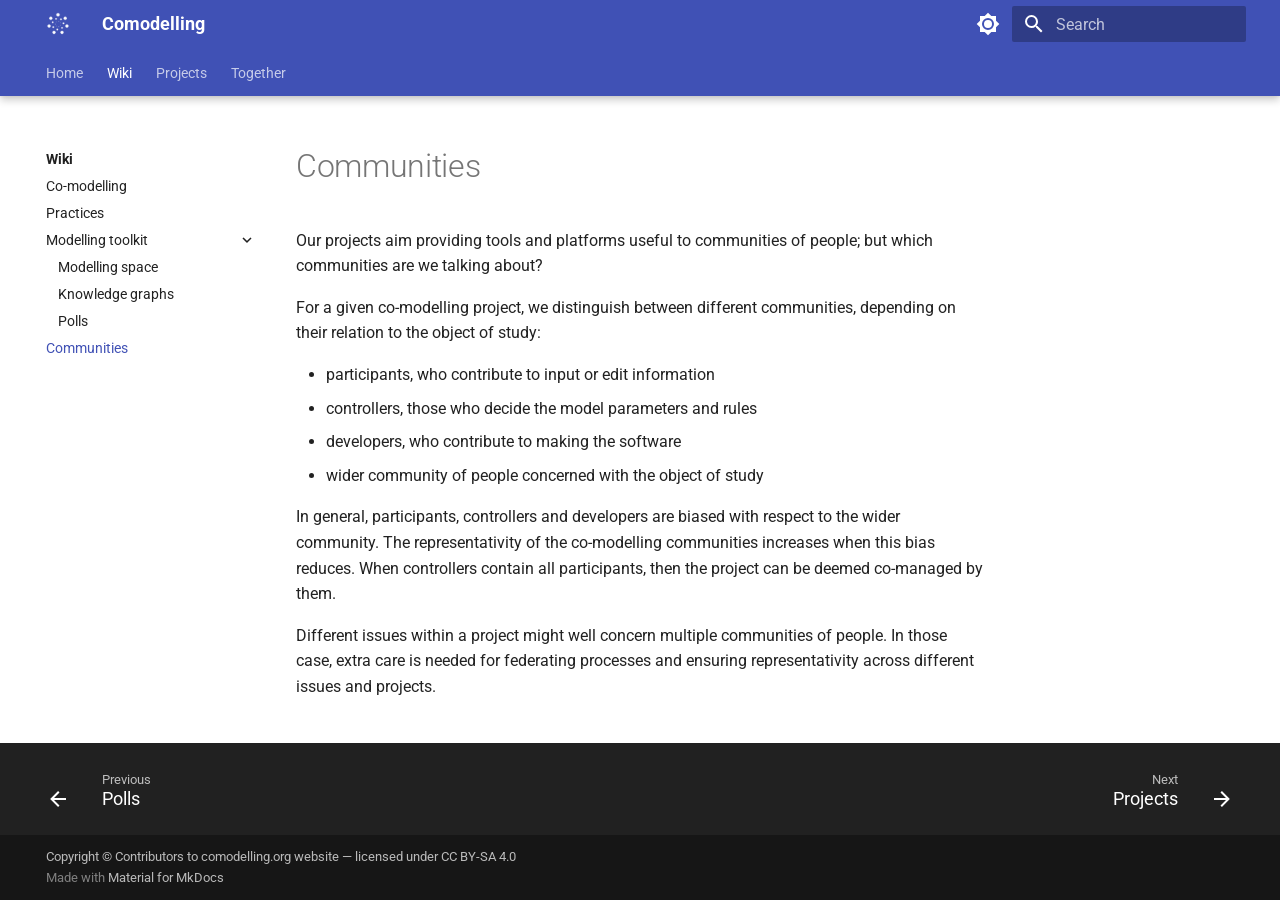
<file: wiki/communities/index.html>
<!doctype html>
<html lang="en" class="no-js">
  <head>
    
      <meta charset="utf-8">
      <meta name="viewport" content="width=device-width,initial-scale=1">
      
      
      
        <link rel="canonical" href="https://comodelling.org/wiki/communities/">
      
      
        <link rel="prev" href="../polls/">
      
      
        <link rel="next" href="../../projects/">
      
      
      <link rel="icon" href="../../assets/logo_comodelling_grey_32.png">
      <meta name="generator" content="mkdocs-1.6.1, mkdocs-material-9.4.10">
    
    
      
        <title>Communities - Comodelling</title>
      
    
    
      <link rel="stylesheet" href="../../assets/stylesheets/main.fad675c6.min.css">
      
        
        <link rel="stylesheet" href="../../assets/stylesheets/palette.356b1318.min.css">
      
      


    
    
      
    
    
      
        
        
        <link rel="preconnect" href="https://fonts.gstatic.com" crossorigin>
        <link rel="stylesheet" href="https://fonts.googleapis.com/css?family=Roboto:300,300i,400,400i,700,700i%7CRoboto+Mono:400,400i,700,700i&display=fallback">
        <style>:root{--md-text-font:"Roboto";--md-code-font:"Roboto Mono"}</style>
      
    
    
      <link rel="stylesheet" href="../../assets/styles.css">
    
    <script>__md_scope=new URL("../..",location),__md_hash=e=>[...e].reduce((e,_)=>(e<<5)-e+_.charCodeAt(0),0),__md_get=(e,_=localStorage,t=__md_scope)=>JSON.parse(_.getItem(t.pathname+"."+e)),__md_set=(e,_,t=localStorage,a=__md_scope)=>{try{t.setItem(a.pathname+"."+e,JSON.stringify(_))}catch(e){}}</script>
    
      

    
    
    
  </head>
  
  
    
    
      
    
    
    
    
    <body dir="ltr" data-md-color-scheme="default" data-md-color-primary="indigo" data-md-color-accent="indigo">
  
    
    
      <script>var palette=__md_get("__palette");if(palette&&"object"==typeof palette.color)for(var key of Object.keys(palette.color))document.body.setAttribute("data-md-color-"+key,palette.color[key])</script>
    
    <input class="md-toggle" data-md-toggle="drawer" type="checkbox" id="__drawer" autocomplete="off">
    <input class="md-toggle" data-md-toggle="search" type="checkbox" id="__search" autocomplete="off">
    <label class="md-overlay" for="__drawer"></label>
    <div data-md-component="skip">
      
        
        <a href="#communities" class="md-skip">
          Skip to content
        </a>
      
    </div>
    <div data-md-component="announce">
      
    </div>
    
    
      

  

<header class="md-header md-header--shadow md-header--lifted" data-md-component="header">
  <nav class="md-header__inner md-grid" aria-label="Header">
    <a href="../.." title="Comodelling" class="md-header__button md-logo" aria-label="Comodelling" data-md-component="logo">
      
  <img src="../../assets/logo_comodelling_white_32.png" alt="logo">

    </a>
    <label class="md-header__button md-icon" for="__drawer">
      
      <svg xmlns="http://www.w3.org/2000/svg" viewBox="0 0 24 24"><path d="M3 6h18v2H3V6m0 5h18v2H3v-2m0 5h18v2H3v-2Z"/></svg>
    </label>
    <div class="md-header__title" data-md-component="header-title">
      <div class="md-header__ellipsis">
        <div class="md-header__topic">
          <span class="md-ellipsis">
            Comodelling
          </span>
        </div>
        <div class="md-header__topic" data-md-component="header-topic">
          <span class="md-ellipsis">
            
              Communities
            
          </span>
        </div>
      </div>
    </div>
    
      
        <form class="md-header__option" data-md-component="palette">
  
    
    
    
    <input class="md-option" data-md-color-media="(prefers-color-scheme: light)" data-md-color-scheme="default" data-md-color-primary="indigo" data-md-color-accent="indigo"  aria-label="Switch to dark mode"  type="radio" name="__palette" id="__palette_1">
    
      <label class="md-header__button md-icon" title="Switch to dark mode" for="__palette_2" hidden>
        <svg xmlns="http://www.w3.org/2000/svg" viewBox="0 0 24 24"><path d="M12 8a4 4 0 0 0-4 4 4 4 0 0 0 4 4 4 4 0 0 0 4-4 4 4 0 0 0-4-4m0 10a6 6 0 0 1-6-6 6 6 0 0 1 6-6 6 6 0 0 1 6 6 6 6 0 0 1-6 6m8-9.31V4h-4.69L12 .69 8.69 4H4v4.69L.69 12 4 15.31V20h4.69L12 23.31 15.31 20H20v-4.69L23.31 12 20 8.69Z"/></svg>
      </label>
    
  
    
    
    
    <input class="md-option" data-md-color-media="(prefers-color-scheme: dark)" data-md-color-scheme="slate" data-md-color-primary="indigo" data-md-color-accent="indigo"  aria-label="Switch to light mode"  type="radio" name="__palette" id="__palette_2">
    
      <label class="md-header__button md-icon" title="Switch to light mode" for="__palette_1" hidden>
        <svg xmlns="http://www.w3.org/2000/svg" viewBox="0 0 24 24"><path d="M12 18c-.89 0-1.74-.2-2.5-.55C11.56 16.5 13 14.42 13 12c0-2.42-1.44-4.5-3.5-5.45C10.26 6.2 11.11 6 12 6a6 6 0 0 1 6 6 6 6 0 0 1-6 6m8-9.31V4h-4.69L12 .69 8.69 4H4v4.69L.69 12 4 15.31V20h4.69L12 23.31 15.31 20H20v-4.69L23.31 12 20 8.69Z"/></svg>
      </label>
    
  
</form>
      
    
    
    
      <label class="md-header__button md-icon" for="__search">
        
        <svg xmlns="http://www.w3.org/2000/svg" viewBox="0 0 24 24"><path d="M9.5 3A6.5 6.5 0 0 1 16 9.5c0 1.61-.59 3.09-1.56 4.23l.27.27h.79l5 5-1.5 1.5-5-5v-.79l-.27-.27A6.516 6.516 0 0 1 9.5 16 6.5 6.5 0 0 1 3 9.5 6.5 6.5 0 0 1 9.5 3m0 2C7 5 5 7 5 9.5S7 14 9.5 14 14 12 14 9.5 12 5 9.5 5Z"/></svg>
      </label>
      <div class="md-search" data-md-component="search" role="dialog">
  <label class="md-search__overlay" for="__search"></label>
  <div class="md-search__inner" role="search">
    <form class="md-search__form" name="search">
      <input type="text" class="md-search__input" name="query" aria-label="Search" placeholder="Search" autocapitalize="off" autocorrect="off" autocomplete="off" spellcheck="false" data-md-component="search-query" required>
      <label class="md-search__icon md-icon" for="__search">
        
        <svg xmlns="http://www.w3.org/2000/svg" viewBox="0 0 24 24"><path d="M9.5 3A6.5 6.5 0 0 1 16 9.5c0 1.61-.59 3.09-1.56 4.23l.27.27h.79l5 5-1.5 1.5-5-5v-.79l-.27-.27A6.516 6.516 0 0 1 9.5 16 6.5 6.5 0 0 1 3 9.5 6.5 6.5 0 0 1 9.5 3m0 2C7 5 5 7 5 9.5S7 14 9.5 14 14 12 14 9.5 12 5 9.5 5Z"/></svg>
        
        <svg xmlns="http://www.w3.org/2000/svg" viewBox="0 0 24 24"><path d="M20 11v2H8l5.5 5.5-1.42 1.42L4.16 12l7.92-7.92L13.5 5.5 8 11h12Z"/></svg>
      </label>
      <nav class="md-search__options" aria-label="Search">
        
        <button type="reset" class="md-search__icon md-icon" title="Clear" aria-label="Clear" tabindex="-1">
          
          <svg xmlns="http://www.w3.org/2000/svg" viewBox="0 0 24 24"><path d="M19 6.41 17.59 5 12 10.59 6.41 5 5 6.41 10.59 12 5 17.59 6.41 19 12 13.41 17.59 19 19 17.59 13.41 12 19 6.41Z"/></svg>
        </button>
      </nav>
      
    </form>
    <div class="md-search__output">
      <div class="md-search__scrollwrap" data-md-scrollfix>
        <div class="md-search-result" data-md-component="search-result">
          <div class="md-search-result__meta">
            Initializing search
          </div>
          <ol class="md-search-result__list" role="presentation"></ol>
        </div>
      </div>
    </div>
  </div>
</div>
    
    
  </nav>
  
    
      
<nav class="md-tabs" aria-label="Tabs" data-md-component="tabs">
  <div class="md-grid">
    <ul class="md-tabs__list">
      
        
  
  
  
    <li class="md-tabs__item">
      <a href="../.." class="md-tabs__link">
        
  
    
  
  Home

      </a>
    </li>
  

      
        
  
  
    
  
  
    
    
      <li class="md-tabs__item md-tabs__item--active">
        <a href="../" class="md-tabs__link">
          
  
    
  
  Wiki

        </a>
      </li>
    
  

      
        
  
  
  
    <li class="md-tabs__item">
      <a href="../../projects/" class="md-tabs__link">
        
  
    
  
  Projects

      </a>
    </li>
  

      
        
  
  
  
    <li class="md-tabs__item">
      <a href="../../together/" class="md-tabs__link">
        
  
    
  
  Together

      </a>
    </li>
  

      
    </ul>
  </div>
</nav>
    
  
</header>
    
    <div class="md-container" data-md-component="container">
      
      
        
      
      <main class="md-main" data-md-component="main">
        <div class="md-main__inner md-grid">
          
            
              
              <div class="md-sidebar md-sidebar--primary" data-md-component="sidebar" data-md-type="navigation" >
                <div class="md-sidebar__scrollwrap">
                  <div class="md-sidebar__inner">
                    


  


<nav class="md-nav md-nav--primary md-nav--lifted" aria-label="Navigation" data-md-level="0">
  <label class="md-nav__title" for="__drawer">
    <a href="../.." title="Comodelling" class="md-nav__button md-logo" aria-label="Comodelling" data-md-component="logo">
      
  <img src="../../assets/logo_comodelling_white_32.png" alt="logo">

    </a>
    Comodelling
  </label>
  
  <ul class="md-nav__list" data-md-scrollfix>
    
      
      
  
  
  
    <li class="md-nav__item">
      <a href="../.." class="md-nav__link">
        
  
  <span class="md-ellipsis">
    Home
  </span>
  

      </a>
    </li>
  

    
      
      
  
  
    
  
  
    
    
      
        
          
        
      
        
      
        
      
        
      
        
      
    
    
    
    
      
      
    
    <li class="md-nav__item md-nav__item--active md-nav__item--section md-nav__item--nested">
      
        
        
        
        <input class="md-nav__toggle md-toggle " type="checkbox" id="__nav_2" checked>
        
          
          
          <div class="md-nav__link md-nav__container">
            <a href="../" class="md-nav__link ">
              
  
  <span class="md-ellipsis">
    Wiki
  </span>
  

            </a>
            
              
              <label class="md-nav__link " for="__nav_2" id="__nav_2_label" tabindex="">
                <span class="md-nav__icon md-icon"></span>
              </label>
            
          </div>
        
        <nav class="md-nav" data-md-level="1" aria-labelledby="__nav_2_label" aria-expanded="true">
          <label class="md-nav__title" for="__nav_2">
            <span class="md-nav__icon md-icon"></span>
            Wiki
          </label>
          <ul class="md-nav__list" data-md-scrollfix>
            
              
            
              
                
  
  
  
    
    
      
        
          
        
      
    
    
    
    
    <li class="md-nav__item md-nav__item--nested">
      
        
        
        
          
        
        <input class="md-nav__toggle md-toggle md-toggle--indeterminate" type="checkbox" id="__nav_2_2" >
        
          
          
          <div class="md-nav__link md-nav__container">
            <a href="../co-modelling/" class="md-nav__link ">
              
  
  <span class="md-ellipsis">
    Co-modelling
  </span>
  

            </a>
            
          </div>
        
        <nav class="md-nav" data-md-level="2" aria-labelledby="__nav_2_2_label" aria-expanded="false">
          <label class="md-nav__title" for="__nav_2_2">
            <span class="md-nav__icon md-icon"></span>
            Co-modelling
          </label>
          <ul class="md-nav__list" data-md-scrollfix>
            
              
            
          </ul>
        </nav>
      
    </li>
  

              
            
              
                
  
  
  
    
    
      
        
          
        
      
    
    
    
    
    <li class="md-nav__item md-nav__item--nested">
      
        
        
        
          
        
        <input class="md-nav__toggle md-toggle md-toggle--indeterminate" type="checkbox" id="__nav_2_3" >
        
          
          
          <div class="md-nav__link md-nav__container">
            <a href="../practices/" class="md-nav__link ">
              
  
  <span class="md-ellipsis">
    Practices
  </span>
  

            </a>
            
          </div>
        
        <nav class="md-nav" data-md-level="2" aria-labelledby="__nav_2_3_label" aria-expanded="false">
          <label class="md-nav__title" for="__nav_2_3">
            <span class="md-nav__icon md-icon"></span>
            Practices
          </label>
          <ul class="md-nav__list" data-md-scrollfix>
            
              
            
          </ul>
        </nav>
      
    </li>
  

              
            
              
                
  
  
  
    
    
      
        
      
        
      
        
      
    
    
    
    
    <li class="md-nav__item md-nav__item--nested">
      
        
        
        
          
        
        <input class="md-nav__toggle md-toggle md-toggle--indeterminate" type="checkbox" id="__nav_2_4" >
        
          
          <label class="md-nav__link" for="__nav_2_4" id="__nav_2_4_label" tabindex="0">
            
  
  <span class="md-ellipsis">
    Modelling toolkit
  </span>
  

            <span class="md-nav__icon md-icon"></span>
          </label>
        
        <nav class="md-nav" data-md-level="2" aria-labelledby="__nav_2_4_label" aria-expanded="false">
          <label class="md-nav__title" for="__nav_2_4">
            <span class="md-nav__icon md-icon"></span>
            Modelling toolkit
          </label>
          <ul class="md-nav__list" data-md-scrollfix>
            
              
                
  
  
  
    <li class="md-nav__item">
      <a href="../modelling_space/" class="md-nav__link">
        
  
  <span class="md-ellipsis">
    Modelling space
  </span>
  

      </a>
    </li>
  

              
            
              
                
  
  
  
    <li class="md-nav__item">
      <a href="../knowledge_graphs/" class="md-nav__link">
        
  
  <span class="md-ellipsis">
    Knowledge graphs
  </span>
  

      </a>
    </li>
  

              
            
              
                
  
  
  
    <li class="md-nav__item">
      <a href="../polls/" class="md-nav__link">
        
  
  <span class="md-ellipsis">
    Polls
  </span>
  

      </a>
    </li>
  

              
            
          </ul>
        </nav>
      
    </li>
  

              
            
              
                
  
  
    
  
  
    <li class="md-nav__item md-nav__item--active">
      
      <input class="md-nav__toggle md-toggle" type="checkbox" id="__toc">
      
      
        
      
      
      <a href="./" class="md-nav__link md-nav__link--active">
        
  
  <span class="md-ellipsis">
    Communities
  </span>
  

      </a>
      
    </li>
  

              
            
          </ul>
        </nav>
      
    </li>
  

    
      
      
  
  
  
    <li class="md-nav__item">
      <a href="../../projects/" class="md-nav__link">
        
  
  <span class="md-ellipsis">
    Projects
  </span>
  

      </a>
    </li>
  

    
      
      
  
  
  
    <li class="md-nav__item">
      <a href="../../together/" class="md-nav__link">
        
  
  <span class="md-ellipsis">
    Together
  </span>
  

      </a>
    </li>
  

    
  </ul>
</nav>
                  </div>
                </div>
              </div>
            
            
              
              <div class="md-sidebar md-sidebar--secondary" data-md-component="sidebar" data-md-type="toc" >
                <div class="md-sidebar__scrollwrap">
                  <div class="md-sidebar__inner">
                    

<nav class="md-nav md-nav--secondary" aria-label="Table of contents">
  
  
  
    
  
  
</nav>
                  </div>
                </div>
              </div>
            
          
          
            <div class="md-content" data-md-component="content">
              <article class="md-content__inner md-typeset">
                
                  


<!--
SPDX-FileCopyrightText: 2025 comodelling.org contributors: https://github.com/comodelling/comodelling-website/CONTRIBUTORS.md
SPDX-License-Identifier: CC-BY-SA-4.0
-->

<h1 id="communities">Communities<a class="headerlink" href="#communities" title="Permanent link">&para;</a></h1>
<p>Our projects aim providing tools and platforms useful to communities of people; but which communities are we talking about?</p>
<p>For a given co-modelling project, we distinguish between different communities, depending on their relation to the object of study:</p>
<ul>
<li>participants, who contribute to input or edit information</li>
<li>controllers, those who decide the model parameters and rules</li>
<li>developers, who contribute to making the software</li>
<li>wider community of people concerned with the object of study</li>
</ul>
<p>In general, participants, controllers and developers are biased with respect to the wider community.
The representativity of the co-modelling communities increases when this bias reduces.
When controllers contain all participants, then the project can be deemed co-managed by them.</p>
<p>Different issues within a project might well concern multiple communities of people.
In those case, extra care is needed for federating processes and ensuring representativity across different issues and projects.</p>





                
              </article>
            </div>
          
          
        </div>
        
          <button type="button" class="md-top md-icon" data-md-component="top" hidden>
  
  <svg xmlns="http://www.w3.org/2000/svg" viewBox="0 0 24 24"><path d="M13 20h-2V8l-5.5 5.5-1.42-1.42L12 4.16l7.92 7.92-1.42 1.42L13 8v12Z"/></svg>
  Back to top
</button>
        
      </main>
      
        <footer class="md-footer">
  
    
      
      <nav class="md-footer__inner md-grid" aria-label="Footer" >
        
          
          <a href="../polls/" class="md-footer__link md-footer__link--prev" aria-label="Previous: Polls">
            <div class="md-footer__button md-icon">
              
              <svg xmlns="http://www.w3.org/2000/svg" viewBox="0 0 24 24"><path d="M20 11v2H8l5.5 5.5-1.42 1.42L4.16 12l7.92-7.92L13.5 5.5 8 11h12Z"/></svg>
            </div>
            <div class="md-footer__title">
              <span class="md-footer__direction">
                Previous
              </span>
              <div class="md-ellipsis">
                Polls
              </div>
            </div>
          </a>
        
        
          
          <a href="../../projects/" class="md-footer__link md-footer__link--next" aria-label="Next: Projects">
            <div class="md-footer__title">
              <span class="md-footer__direction">
                Next
              </span>
              <div class="md-ellipsis">
                Projects
              </div>
            </div>
            <div class="md-footer__button md-icon">
              
              <svg xmlns="http://www.w3.org/2000/svg" viewBox="0 0 24 24"><path d="M4 11v2h12l-5.5 5.5 1.42 1.42L19.84 12l-7.92-7.92L10.5 5.5 16 11H4Z"/></svg>
            </div>
          </a>
        
      </nav>
    
  
  <div class="md-footer-meta md-typeset">
    <div class="md-footer-meta__inner md-grid">
      <div class="md-copyright">
  
    <div class="md-copyright__highlight">
      Copyright © Contributors to comodelling.org website — licensed under CC BY-SA 4.0
    </div>
  
  
    Made with
    <a href="https://squidfunk.github.io/mkdocs-material/" target="_blank" rel="noopener">
      Material for MkDocs
    </a>
  
</div>
      
    </div>
  </div>
</footer>
      
    </div>
    <div class="md-dialog" data-md-component="dialog">
      <div class="md-dialog__inner md-typeset"></div>
    </div>
    
    
    <script id="__config" type="application/json">{"base": "../..", "features": ["navigation.tabs", "navigation.tabs.sticky", "navigation.indexes", "navigation.tracking", "navigation.indexes", "navigation.instant", "navigation.top", "navigation.expand", "navigation.footer"], "search": "../../assets/javascripts/workers/search.f886a092.min.js", "translations": {"clipboard.copied": "Copied to clipboard", "clipboard.copy": "Copy to clipboard", "search.result.more.one": "1 more on this page", "search.result.more.other": "# more on this page", "search.result.none": "No matching documents", "search.result.one": "1 matching document", "search.result.other": "# matching documents", "search.result.placeholder": "Type to start searching", "search.result.term.missing": "Missing", "select.version": "Select version"}}</script>
    
    
      <script src="../../assets/javascripts/bundle.6c14ae12.min.js"></script>
      
    
  </body>
</html>
</file>
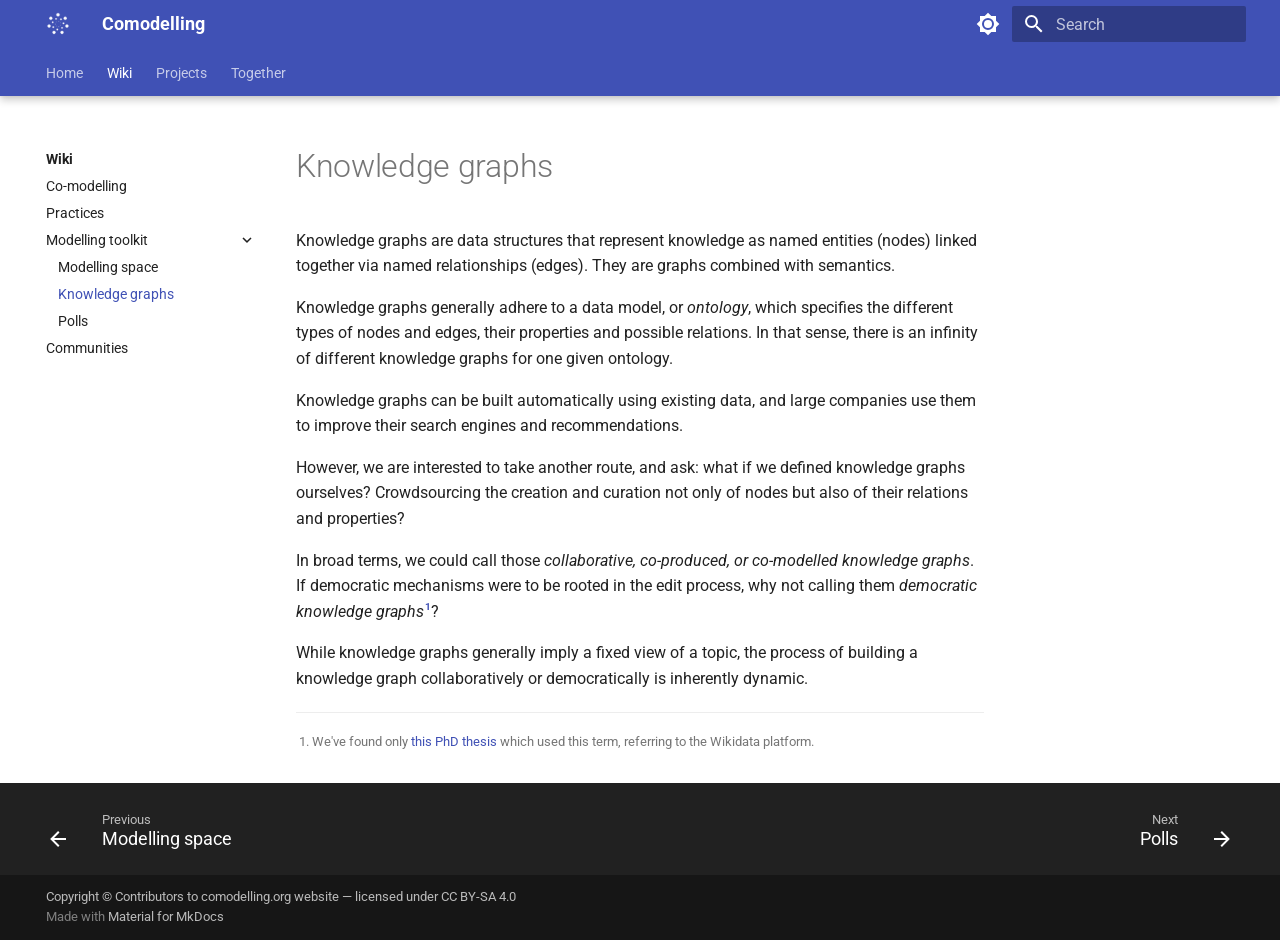
<file: wiki/knowledge_graphs/index.html>
<!doctype html>
<html lang="en" class="no-js">
  <head>
    
      <meta charset="utf-8">
      <meta name="viewport" content="width=device-width,initial-scale=1">
      
      
      
        <link rel="canonical" href="https://comodelling.org/wiki/knowledge_graphs/">
      
      
        <link rel="prev" href="../modelling_space/">
      
      
        <link rel="next" href="../polls/">
      
      
      <link rel="icon" href="../../assets/logo_comodelling_grey_32.png">
      <meta name="generator" content="mkdocs-1.6.1, mkdocs-material-9.4.10">
    
    
      
        <title>Knowledge graphs - Comodelling</title>
      
    
    
      <link rel="stylesheet" href="../../assets/stylesheets/main.fad675c6.min.css">
      
        
        <link rel="stylesheet" href="../../assets/stylesheets/palette.356b1318.min.css">
      
      


    
    
      
    
    
      
        
        
        <link rel="preconnect" href="https://fonts.gstatic.com" crossorigin>
        <link rel="stylesheet" href="https://fonts.googleapis.com/css?family=Roboto:300,300i,400,400i,700,700i%7CRoboto+Mono:400,400i,700,700i&display=fallback">
        <style>:root{--md-text-font:"Roboto";--md-code-font:"Roboto Mono"}</style>
      
    
    
      <link rel="stylesheet" href="../../assets/styles.css">
    
    <script>__md_scope=new URL("../..",location),__md_hash=e=>[...e].reduce((e,_)=>(e<<5)-e+_.charCodeAt(0),0),__md_get=(e,_=localStorage,t=__md_scope)=>JSON.parse(_.getItem(t.pathname+"."+e)),__md_set=(e,_,t=localStorage,a=__md_scope)=>{try{t.setItem(a.pathname+"."+e,JSON.stringify(_))}catch(e){}}</script>
    
      

    
    
    
  </head>
  
  
    
    
      
    
    
    
    
    <body dir="ltr" data-md-color-scheme="default" data-md-color-primary="indigo" data-md-color-accent="indigo">
  
    
    
      <script>var palette=__md_get("__palette");if(palette&&"object"==typeof palette.color)for(var key of Object.keys(palette.color))document.body.setAttribute("data-md-color-"+key,palette.color[key])</script>
    
    <input class="md-toggle" data-md-toggle="drawer" type="checkbox" id="__drawer" autocomplete="off">
    <input class="md-toggle" data-md-toggle="search" type="checkbox" id="__search" autocomplete="off">
    <label class="md-overlay" for="__drawer"></label>
    <div data-md-component="skip">
      
        
        <a href="#knowledge-graphs" class="md-skip">
          Skip to content
        </a>
      
    </div>
    <div data-md-component="announce">
      
    </div>
    
    
      

  

<header class="md-header md-header--shadow md-header--lifted" data-md-component="header">
  <nav class="md-header__inner md-grid" aria-label="Header">
    <a href="../.." title="Comodelling" class="md-header__button md-logo" aria-label="Comodelling" data-md-component="logo">
      
  <img src="../../assets/logo_comodelling_white_32.png" alt="logo">

    </a>
    <label class="md-header__button md-icon" for="__drawer">
      
      <svg xmlns="http://www.w3.org/2000/svg" viewBox="0 0 24 24"><path d="M3 6h18v2H3V6m0 5h18v2H3v-2m0 5h18v2H3v-2Z"/></svg>
    </label>
    <div class="md-header__title" data-md-component="header-title">
      <div class="md-header__ellipsis">
        <div class="md-header__topic">
          <span class="md-ellipsis">
            Comodelling
          </span>
        </div>
        <div class="md-header__topic" data-md-component="header-topic">
          <span class="md-ellipsis">
            
              Knowledge graphs
            
          </span>
        </div>
      </div>
    </div>
    
      
        <form class="md-header__option" data-md-component="palette">
  
    
    
    
    <input class="md-option" data-md-color-media="(prefers-color-scheme: light)" data-md-color-scheme="default" data-md-color-primary="indigo" data-md-color-accent="indigo"  aria-label="Switch to dark mode"  type="radio" name="__palette" id="__palette_1">
    
      <label class="md-header__button md-icon" title="Switch to dark mode" for="__palette_2" hidden>
        <svg xmlns="http://www.w3.org/2000/svg" viewBox="0 0 24 24"><path d="M12 8a4 4 0 0 0-4 4 4 4 0 0 0 4 4 4 4 0 0 0 4-4 4 4 0 0 0-4-4m0 10a6 6 0 0 1-6-6 6 6 0 0 1 6-6 6 6 0 0 1 6 6 6 6 0 0 1-6 6m8-9.31V4h-4.69L12 .69 8.69 4H4v4.69L.69 12 4 15.31V20h4.69L12 23.31 15.31 20H20v-4.69L23.31 12 20 8.69Z"/></svg>
      </label>
    
  
    
    
    
    <input class="md-option" data-md-color-media="(prefers-color-scheme: dark)" data-md-color-scheme="slate" data-md-color-primary="indigo" data-md-color-accent="indigo"  aria-label="Switch to light mode"  type="radio" name="__palette" id="__palette_2">
    
      <label class="md-header__button md-icon" title="Switch to light mode" for="__palette_1" hidden>
        <svg xmlns="http://www.w3.org/2000/svg" viewBox="0 0 24 24"><path d="M12 18c-.89 0-1.74-.2-2.5-.55C11.56 16.5 13 14.42 13 12c0-2.42-1.44-4.5-3.5-5.45C10.26 6.2 11.11 6 12 6a6 6 0 0 1 6 6 6 6 0 0 1-6 6m8-9.31V4h-4.69L12 .69 8.69 4H4v4.69L.69 12 4 15.31V20h4.69L12 23.31 15.31 20H20v-4.69L23.31 12 20 8.69Z"/></svg>
      </label>
    
  
</form>
      
    
    
    
      <label class="md-header__button md-icon" for="__search">
        
        <svg xmlns="http://www.w3.org/2000/svg" viewBox="0 0 24 24"><path d="M9.5 3A6.5 6.5 0 0 1 16 9.5c0 1.61-.59 3.09-1.56 4.23l.27.27h.79l5 5-1.5 1.5-5-5v-.79l-.27-.27A6.516 6.516 0 0 1 9.5 16 6.5 6.5 0 0 1 3 9.5 6.5 6.5 0 0 1 9.5 3m0 2C7 5 5 7 5 9.5S7 14 9.5 14 14 12 14 9.5 12 5 9.5 5Z"/></svg>
      </label>
      <div class="md-search" data-md-component="search" role="dialog">
  <label class="md-search__overlay" for="__search"></label>
  <div class="md-search__inner" role="search">
    <form class="md-search__form" name="search">
      <input type="text" class="md-search__input" name="query" aria-label="Search" placeholder="Search" autocapitalize="off" autocorrect="off" autocomplete="off" spellcheck="false" data-md-component="search-query" required>
      <label class="md-search__icon md-icon" for="__search">
        
        <svg xmlns="http://www.w3.org/2000/svg" viewBox="0 0 24 24"><path d="M9.5 3A6.5 6.5 0 0 1 16 9.5c0 1.61-.59 3.09-1.56 4.23l.27.27h.79l5 5-1.5 1.5-5-5v-.79l-.27-.27A6.516 6.516 0 0 1 9.5 16 6.5 6.5 0 0 1 3 9.5 6.5 6.5 0 0 1 9.5 3m0 2C7 5 5 7 5 9.5S7 14 9.5 14 14 12 14 9.5 12 5 9.5 5Z"/></svg>
        
        <svg xmlns="http://www.w3.org/2000/svg" viewBox="0 0 24 24"><path d="M20 11v2H8l5.5 5.5-1.42 1.42L4.16 12l7.92-7.92L13.5 5.5 8 11h12Z"/></svg>
      </label>
      <nav class="md-search__options" aria-label="Search">
        
        <button type="reset" class="md-search__icon md-icon" title="Clear" aria-label="Clear" tabindex="-1">
          
          <svg xmlns="http://www.w3.org/2000/svg" viewBox="0 0 24 24"><path d="M19 6.41 17.59 5 12 10.59 6.41 5 5 6.41 10.59 12 5 17.59 6.41 19 12 13.41 17.59 19 19 17.59 13.41 12 19 6.41Z"/></svg>
        </button>
      </nav>
      
    </form>
    <div class="md-search__output">
      <div class="md-search__scrollwrap" data-md-scrollfix>
        <div class="md-search-result" data-md-component="search-result">
          <div class="md-search-result__meta">
            Initializing search
          </div>
          <ol class="md-search-result__list" role="presentation"></ol>
        </div>
      </div>
    </div>
  </div>
</div>
    
    
  </nav>
  
    
      
<nav class="md-tabs" aria-label="Tabs" data-md-component="tabs">
  <div class="md-grid">
    <ul class="md-tabs__list">
      
        
  
  
  
    <li class="md-tabs__item">
      <a href="../.." class="md-tabs__link">
        
  
    
  
  Home

      </a>
    </li>
  

      
        
  
  
    
  
  
    
    
      <li class="md-tabs__item md-tabs__item--active">
        <a href="../" class="md-tabs__link">
          
  
    
  
  Wiki

        </a>
      </li>
    
  

      
        
  
  
  
    <li class="md-tabs__item">
      <a href="../../projects/" class="md-tabs__link">
        
  
    
  
  Projects

      </a>
    </li>
  

      
        
  
  
  
    <li class="md-tabs__item">
      <a href="../../together/" class="md-tabs__link">
        
  
    
  
  Together

      </a>
    </li>
  

      
    </ul>
  </div>
</nav>
    
  
</header>
    
    <div class="md-container" data-md-component="container">
      
      
        
      
      <main class="md-main" data-md-component="main">
        <div class="md-main__inner md-grid">
          
            
              
              <div class="md-sidebar md-sidebar--primary" data-md-component="sidebar" data-md-type="navigation" >
                <div class="md-sidebar__scrollwrap">
                  <div class="md-sidebar__inner">
                    


  


<nav class="md-nav md-nav--primary md-nav--lifted" aria-label="Navigation" data-md-level="0">
  <label class="md-nav__title" for="__drawer">
    <a href="../.." title="Comodelling" class="md-nav__button md-logo" aria-label="Comodelling" data-md-component="logo">
      
  <img src="../../assets/logo_comodelling_white_32.png" alt="logo">

    </a>
    Comodelling
  </label>
  
  <ul class="md-nav__list" data-md-scrollfix>
    
      
      
  
  
  
    <li class="md-nav__item">
      <a href="../.." class="md-nav__link">
        
  
  <span class="md-ellipsis">
    Home
  </span>
  

      </a>
    </li>
  

    
      
      
  
  
    
  
  
    
    
      
        
          
        
      
        
      
        
      
        
      
        
      
    
    
    
    
      
      
    
    <li class="md-nav__item md-nav__item--active md-nav__item--section md-nav__item--nested">
      
        
        
        
        <input class="md-nav__toggle md-toggle " type="checkbox" id="__nav_2" checked>
        
          
          
          <div class="md-nav__link md-nav__container">
            <a href="../" class="md-nav__link ">
              
  
  <span class="md-ellipsis">
    Wiki
  </span>
  

            </a>
            
              
              <label class="md-nav__link " for="__nav_2" id="__nav_2_label" tabindex="">
                <span class="md-nav__icon md-icon"></span>
              </label>
            
          </div>
        
        <nav class="md-nav" data-md-level="1" aria-labelledby="__nav_2_label" aria-expanded="true">
          <label class="md-nav__title" for="__nav_2">
            <span class="md-nav__icon md-icon"></span>
            Wiki
          </label>
          <ul class="md-nav__list" data-md-scrollfix>
            
              
            
              
                
  
  
  
    
    
      
        
          
        
      
    
    
    
    
    <li class="md-nav__item md-nav__item--nested">
      
        
        
        
          
        
        <input class="md-nav__toggle md-toggle md-toggle--indeterminate" type="checkbox" id="__nav_2_2" >
        
          
          
          <div class="md-nav__link md-nav__container">
            <a href="../co-modelling/" class="md-nav__link ">
              
  
  <span class="md-ellipsis">
    Co-modelling
  </span>
  

            </a>
            
          </div>
        
        <nav class="md-nav" data-md-level="2" aria-labelledby="__nav_2_2_label" aria-expanded="false">
          <label class="md-nav__title" for="__nav_2_2">
            <span class="md-nav__icon md-icon"></span>
            Co-modelling
          </label>
          <ul class="md-nav__list" data-md-scrollfix>
            
              
            
          </ul>
        </nav>
      
    </li>
  

              
            
              
                
  
  
  
    
    
      
        
          
        
      
    
    
    
    
    <li class="md-nav__item md-nav__item--nested">
      
        
        
        
          
        
        <input class="md-nav__toggle md-toggle md-toggle--indeterminate" type="checkbox" id="__nav_2_3" >
        
          
          
          <div class="md-nav__link md-nav__container">
            <a href="../practices/" class="md-nav__link ">
              
  
  <span class="md-ellipsis">
    Practices
  </span>
  

            </a>
            
          </div>
        
        <nav class="md-nav" data-md-level="2" aria-labelledby="__nav_2_3_label" aria-expanded="false">
          <label class="md-nav__title" for="__nav_2_3">
            <span class="md-nav__icon md-icon"></span>
            Practices
          </label>
          <ul class="md-nav__list" data-md-scrollfix>
            
              
            
          </ul>
        </nav>
      
    </li>
  

              
            
              
                
  
  
    
  
  
    
    
      
        
      
        
      
        
      
    
    
    
    
    <li class="md-nav__item md-nav__item--active md-nav__item--nested">
      
        
        
        
        <input class="md-nav__toggle md-toggle " type="checkbox" id="__nav_2_4" checked>
        
          
          <label class="md-nav__link" for="__nav_2_4" id="__nav_2_4_label" tabindex="0">
            
  
  <span class="md-ellipsis">
    Modelling toolkit
  </span>
  

            <span class="md-nav__icon md-icon"></span>
          </label>
        
        <nav class="md-nav" data-md-level="2" aria-labelledby="__nav_2_4_label" aria-expanded="true">
          <label class="md-nav__title" for="__nav_2_4">
            <span class="md-nav__icon md-icon"></span>
            Modelling toolkit
          </label>
          <ul class="md-nav__list" data-md-scrollfix>
            
              
                
  
  
  
    <li class="md-nav__item">
      <a href="../modelling_space/" class="md-nav__link">
        
  
  <span class="md-ellipsis">
    Modelling space
  </span>
  

      </a>
    </li>
  

              
            
              
                
  
  
    
  
  
    <li class="md-nav__item md-nav__item--active">
      
      <input class="md-nav__toggle md-toggle" type="checkbox" id="__toc">
      
      
        
      
      
      <a href="./" class="md-nav__link md-nav__link--active">
        
  
  <span class="md-ellipsis">
    Knowledge graphs
  </span>
  

      </a>
      
    </li>
  

              
            
              
                
  
  
  
    <li class="md-nav__item">
      <a href="../polls/" class="md-nav__link">
        
  
  <span class="md-ellipsis">
    Polls
  </span>
  

      </a>
    </li>
  

              
            
          </ul>
        </nav>
      
    </li>
  

              
            
              
                
  
  
  
    <li class="md-nav__item">
      <a href="../communities/" class="md-nav__link">
        
  
  <span class="md-ellipsis">
    Communities
  </span>
  

      </a>
    </li>
  

              
            
          </ul>
        </nav>
      
    </li>
  

    
      
      
  
  
  
    <li class="md-nav__item">
      <a href="../../projects/" class="md-nav__link">
        
  
  <span class="md-ellipsis">
    Projects
  </span>
  

      </a>
    </li>
  

    
      
      
  
  
  
    <li class="md-nav__item">
      <a href="../../together/" class="md-nav__link">
        
  
  <span class="md-ellipsis">
    Together
  </span>
  

      </a>
    </li>
  

    
  </ul>
</nav>
                  </div>
                </div>
              </div>
            
            
              
              <div class="md-sidebar md-sidebar--secondary" data-md-component="sidebar" data-md-type="toc" >
                <div class="md-sidebar__scrollwrap">
                  <div class="md-sidebar__inner">
                    

<nav class="md-nav md-nav--secondary" aria-label="Table of contents">
  
  
  
    
  
  
</nav>
                  </div>
                </div>
              </div>
            
          
          
            <div class="md-content" data-md-component="content">
              <article class="md-content__inner md-typeset">
                
                  


<!--
SPDX-FileCopyrightText: 2025 comodelling.org contributors: https://github.com/comodelling/comodelling-website/CONTRIBUTORS.md
SPDX-License-Identifier: CC-BY-SA-4.0
-->

<h1 id="knowledge-graphs">Knowledge graphs<a class="headerlink" href="#knowledge-graphs" title="Permanent link">&para;</a></h1>
<p>Knowledge graphs are data structures that represent knowledge as named entities (nodes) linked together via named relationships (edges). They are graphs combined with semantics.</p>
<p>Knowledge graphs generally adhere to a data model, or <em>ontology</em>, which specifies the different types of nodes and edges, their properties and possible relations. In that sense, there is an infinity of different knowledge graphs for one given ontology.</p>
<p>Knowledge graphs can be built automatically using existing data, and large companies use them to improve their search engines and recommendations.</p>
<p>However, we are interested to take another route, and ask: what if we defined knowledge graphs ourselves?
Crowdsourcing the creation and curation not only of nodes but also of their relations and properties?</p>
<p>In broad terms, we could call those <em>collaborative, co-produced, or co-modelled knowledge graphs</em>.
If democratic mechanisms were to be rooted in the edit process, why not calling them <em>democratic knowledge graphs</em><sup id="fnref:1"><a class="footnote-ref" href="#fn:1">1</a></sup>?</p>
<p>While knowledge graphs generally imply a fixed view of a topic,
the process of building a knowledge graph collaboratively or democratically is inherently dynamic.</p>
<div class="footnote">
<hr />
<ol>
<li id="fn:1">
<p>We've found only <a href="https://www.teses.usp.br/teses/disponiveis/95/95131/tde-24102024-173719/publico/tiago_lubiana_phd_thesis.pdf">this PhD thesis</a> which used this term, referring to the Wikidata platform.&#160;<a class="footnote-backref" href="#fnref:1" title="Jump back to footnote 1 in the text">&#8617;</a></p>
</li>
</ol>
</div>





                
              </article>
            </div>
          
          
        </div>
        
          <button type="button" class="md-top md-icon" data-md-component="top" hidden>
  
  <svg xmlns="http://www.w3.org/2000/svg" viewBox="0 0 24 24"><path d="M13 20h-2V8l-5.5 5.5-1.42-1.42L12 4.16l7.92 7.92-1.42 1.42L13 8v12Z"/></svg>
  Back to top
</button>
        
      </main>
      
        <footer class="md-footer">
  
    
      
      <nav class="md-footer__inner md-grid" aria-label="Footer" >
        
          
          <a href="../modelling_space/" class="md-footer__link md-footer__link--prev" aria-label="Previous: Modelling space">
            <div class="md-footer__button md-icon">
              
              <svg xmlns="http://www.w3.org/2000/svg" viewBox="0 0 24 24"><path d="M20 11v2H8l5.5 5.5-1.42 1.42L4.16 12l7.92-7.92L13.5 5.5 8 11h12Z"/></svg>
            </div>
            <div class="md-footer__title">
              <span class="md-footer__direction">
                Previous
              </span>
              <div class="md-ellipsis">
                Modelling space
              </div>
            </div>
          </a>
        
        
          
          <a href="../polls/" class="md-footer__link md-footer__link--next" aria-label="Next: Polls">
            <div class="md-footer__title">
              <span class="md-footer__direction">
                Next
              </span>
              <div class="md-ellipsis">
                Polls
              </div>
            </div>
            <div class="md-footer__button md-icon">
              
              <svg xmlns="http://www.w3.org/2000/svg" viewBox="0 0 24 24"><path d="M4 11v2h12l-5.5 5.5 1.42 1.42L19.84 12l-7.92-7.92L10.5 5.5 16 11H4Z"/></svg>
            </div>
          </a>
        
      </nav>
    
  
  <div class="md-footer-meta md-typeset">
    <div class="md-footer-meta__inner md-grid">
      <div class="md-copyright">
  
    <div class="md-copyright__highlight">
      Copyright © Contributors to comodelling.org website — licensed under CC BY-SA 4.0
    </div>
  
  
    Made with
    <a href="https://squidfunk.github.io/mkdocs-material/" target="_blank" rel="noopener">
      Material for MkDocs
    </a>
  
</div>
      
    </div>
  </div>
</footer>
      
    </div>
    <div class="md-dialog" data-md-component="dialog">
      <div class="md-dialog__inner md-typeset"></div>
    </div>
    
    
    <script id="__config" type="application/json">{"base": "../..", "features": ["navigation.tabs", "navigation.tabs.sticky", "navigation.indexes", "navigation.tracking", "navigation.indexes", "navigation.instant", "navigation.top", "navigation.expand", "navigation.footer"], "search": "../../assets/javascripts/workers/search.f886a092.min.js", "translations": {"clipboard.copied": "Copied to clipboard", "clipboard.copy": "Copy to clipboard", "search.result.more.one": "1 more on this page", "search.result.more.other": "# more on this page", "search.result.none": "No matching documents", "search.result.one": "1 matching document", "search.result.other": "# matching documents", "search.result.placeholder": "Type to start searching", "search.result.term.missing": "Missing", "select.version": "Select version"}}</script>
    
    
      <script src="../../assets/javascripts/bundle.6c14ae12.min.js"></script>
      
    
  </body>
</html>
</file>
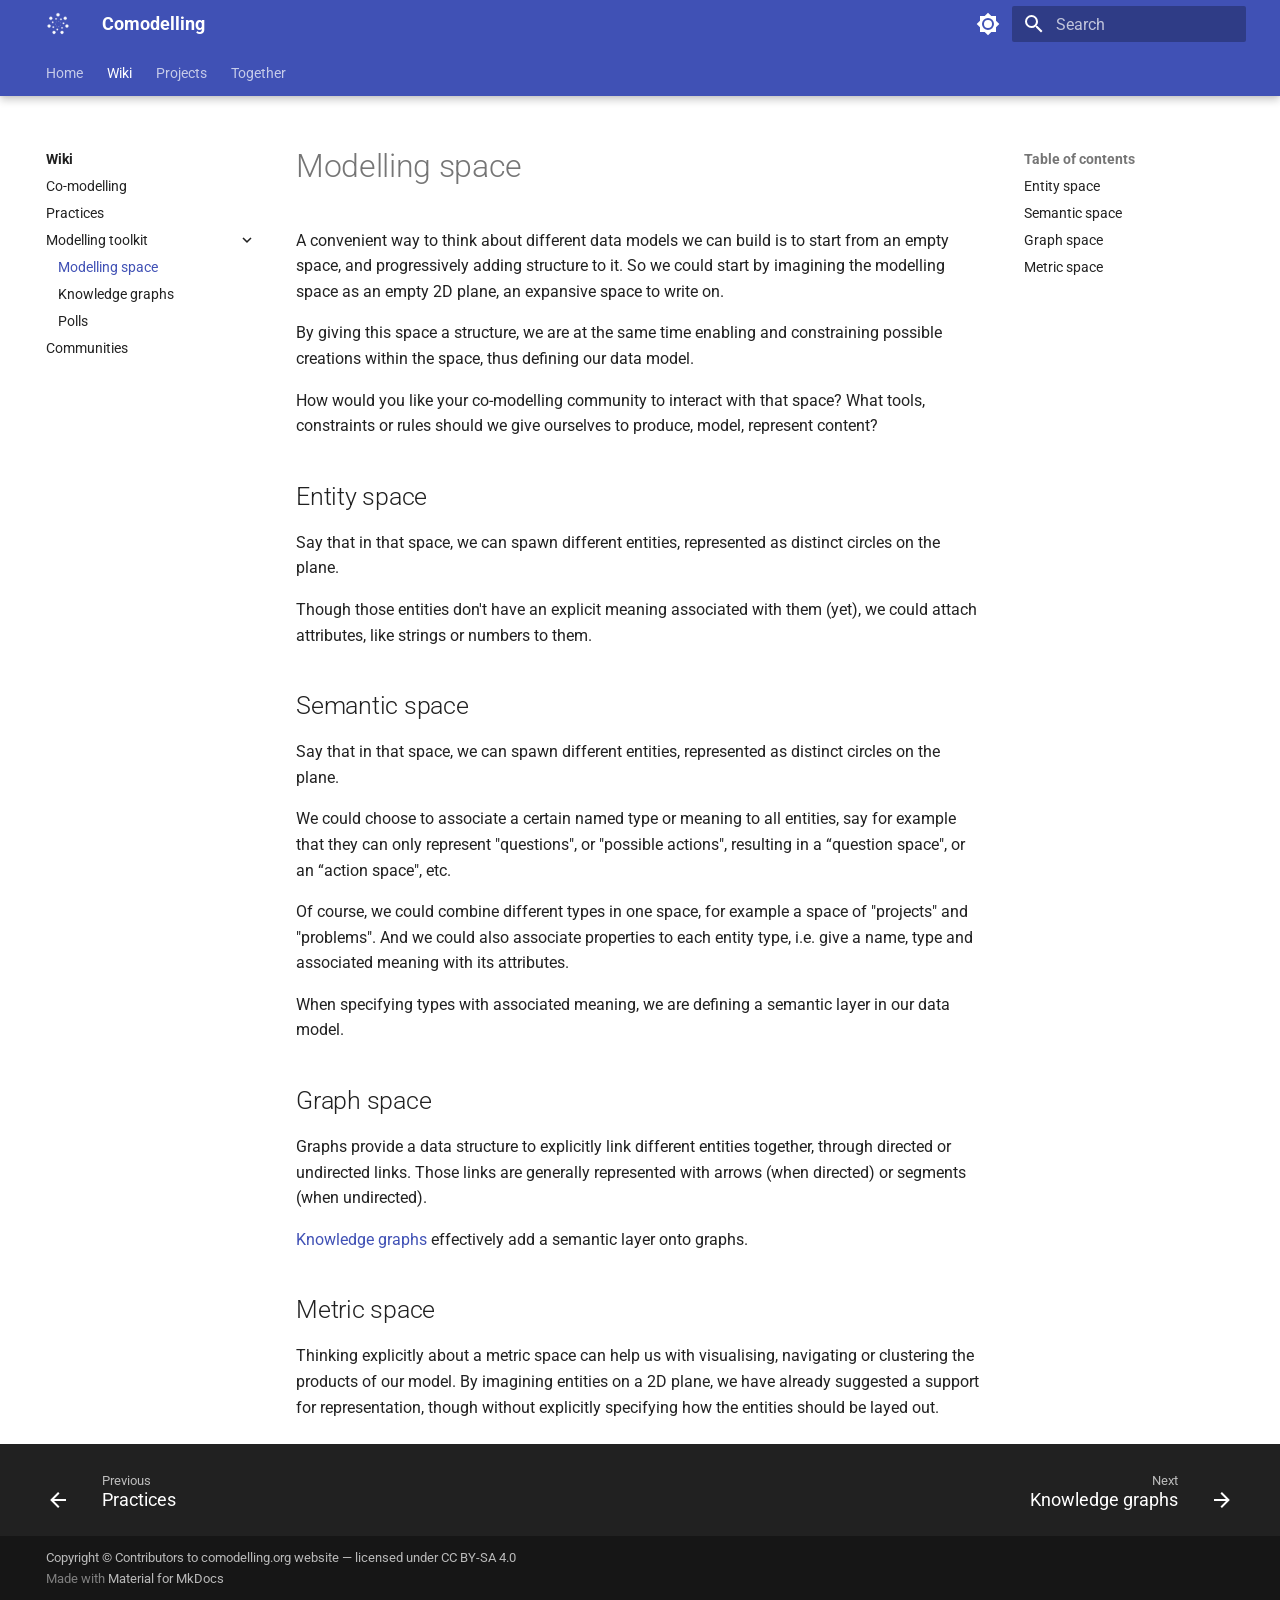
<file: wiki/modelling_space/index.html>
<!doctype html>
<html lang="en" class="no-js">
  <head>
    
      <meta charset="utf-8">
      <meta name="viewport" content="width=device-width,initial-scale=1">
      
      
      
        <link rel="canonical" href="https://comodelling.org/wiki/modelling_space/">
      
      
        <link rel="prev" href="../practices/">
      
      
        <link rel="next" href="../knowledge_graphs/">
      
      
      <link rel="icon" href="../../assets/logo_comodelling_grey_32.png">
      <meta name="generator" content="mkdocs-1.6.1, mkdocs-material-9.4.10">
    
    
      
        <title>Modelling space - Comodelling</title>
      
    
    
      <link rel="stylesheet" href="../../assets/stylesheets/main.fad675c6.min.css">
      
        
        <link rel="stylesheet" href="../../assets/stylesheets/palette.356b1318.min.css">
      
      


    
    
      
    
    
      
        
        
        <link rel="preconnect" href="https://fonts.gstatic.com" crossorigin>
        <link rel="stylesheet" href="https://fonts.googleapis.com/css?family=Roboto:300,300i,400,400i,700,700i%7CRoboto+Mono:400,400i,700,700i&display=fallback">
        <style>:root{--md-text-font:"Roboto";--md-code-font:"Roboto Mono"}</style>
      
    
    
      <link rel="stylesheet" href="../../assets/styles.css">
    
    <script>__md_scope=new URL("../..",location),__md_hash=e=>[...e].reduce((e,_)=>(e<<5)-e+_.charCodeAt(0),0),__md_get=(e,_=localStorage,t=__md_scope)=>JSON.parse(_.getItem(t.pathname+"."+e)),__md_set=(e,_,t=localStorage,a=__md_scope)=>{try{t.setItem(a.pathname+"."+e,JSON.stringify(_))}catch(e){}}</script>
    
      

    
    
    
  </head>
  
  
    
    
      
    
    
    
    
    <body dir="ltr" data-md-color-scheme="default" data-md-color-primary="indigo" data-md-color-accent="indigo">
  
    
    
      <script>var palette=__md_get("__palette");if(palette&&"object"==typeof palette.color)for(var key of Object.keys(palette.color))document.body.setAttribute("data-md-color-"+key,palette.color[key])</script>
    
    <input class="md-toggle" data-md-toggle="drawer" type="checkbox" id="__drawer" autocomplete="off">
    <input class="md-toggle" data-md-toggle="search" type="checkbox" id="__search" autocomplete="off">
    <label class="md-overlay" for="__drawer"></label>
    <div data-md-component="skip">
      
        
        <a href="#modelling-space" class="md-skip">
          Skip to content
        </a>
      
    </div>
    <div data-md-component="announce">
      
    </div>
    
    
      

  

<header class="md-header md-header--shadow md-header--lifted" data-md-component="header">
  <nav class="md-header__inner md-grid" aria-label="Header">
    <a href="../.." title="Comodelling" class="md-header__button md-logo" aria-label="Comodelling" data-md-component="logo">
      
  <img src="../../assets/logo_comodelling_white_32.png" alt="logo">

    </a>
    <label class="md-header__button md-icon" for="__drawer">
      
      <svg xmlns="http://www.w3.org/2000/svg" viewBox="0 0 24 24"><path d="M3 6h18v2H3V6m0 5h18v2H3v-2m0 5h18v2H3v-2Z"/></svg>
    </label>
    <div class="md-header__title" data-md-component="header-title">
      <div class="md-header__ellipsis">
        <div class="md-header__topic">
          <span class="md-ellipsis">
            Comodelling
          </span>
        </div>
        <div class="md-header__topic" data-md-component="header-topic">
          <span class="md-ellipsis">
            
              Modelling space
            
          </span>
        </div>
      </div>
    </div>
    
      
        <form class="md-header__option" data-md-component="palette">
  
    
    
    
    <input class="md-option" data-md-color-media="(prefers-color-scheme: light)" data-md-color-scheme="default" data-md-color-primary="indigo" data-md-color-accent="indigo"  aria-label="Switch to dark mode"  type="radio" name="__palette" id="__palette_1">
    
      <label class="md-header__button md-icon" title="Switch to dark mode" for="__palette_2" hidden>
        <svg xmlns="http://www.w3.org/2000/svg" viewBox="0 0 24 24"><path d="M12 8a4 4 0 0 0-4 4 4 4 0 0 0 4 4 4 4 0 0 0 4-4 4 4 0 0 0-4-4m0 10a6 6 0 0 1-6-6 6 6 0 0 1 6-6 6 6 0 0 1 6 6 6 6 0 0 1-6 6m8-9.31V4h-4.69L12 .69 8.69 4H4v4.69L.69 12 4 15.31V20h4.69L12 23.31 15.31 20H20v-4.69L23.31 12 20 8.69Z"/></svg>
      </label>
    
  
    
    
    
    <input class="md-option" data-md-color-media="(prefers-color-scheme: dark)" data-md-color-scheme="slate" data-md-color-primary="indigo" data-md-color-accent="indigo"  aria-label="Switch to light mode"  type="radio" name="__palette" id="__palette_2">
    
      <label class="md-header__button md-icon" title="Switch to light mode" for="__palette_1" hidden>
        <svg xmlns="http://www.w3.org/2000/svg" viewBox="0 0 24 24"><path d="M12 18c-.89 0-1.74-.2-2.5-.55C11.56 16.5 13 14.42 13 12c0-2.42-1.44-4.5-3.5-5.45C10.26 6.2 11.11 6 12 6a6 6 0 0 1 6 6 6 6 0 0 1-6 6m8-9.31V4h-4.69L12 .69 8.69 4H4v4.69L.69 12 4 15.31V20h4.69L12 23.31 15.31 20H20v-4.69L23.31 12 20 8.69Z"/></svg>
      </label>
    
  
</form>
      
    
    
    
      <label class="md-header__button md-icon" for="__search">
        
        <svg xmlns="http://www.w3.org/2000/svg" viewBox="0 0 24 24"><path d="M9.5 3A6.5 6.5 0 0 1 16 9.5c0 1.61-.59 3.09-1.56 4.23l.27.27h.79l5 5-1.5 1.5-5-5v-.79l-.27-.27A6.516 6.516 0 0 1 9.5 16 6.5 6.5 0 0 1 3 9.5 6.5 6.5 0 0 1 9.5 3m0 2C7 5 5 7 5 9.5S7 14 9.5 14 14 12 14 9.5 12 5 9.5 5Z"/></svg>
      </label>
      <div class="md-search" data-md-component="search" role="dialog">
  <label class="md-search__overlay" for="__search"></label>
  <div class="md-search__inner" role="search">
    <form class="md-search__form" name="search">
      <input type="text" class="md-search__input" name="query" aria-label="Search" placeholder="Search" autocapitalize="off" autocorrect="off" autocomplete="off" spellcheck="false" data-md-component="search-query" required>
      <label class="md-search__icon md-icon" for="__search">
        
        <svg xmlns="http://www.w3.org/2000/svg" viewBox="0 0 24 24"><path d="M9.5 3A6.5 6.5 0 0 1 16 9.5c0 1.61-.59 3.09-1.56 4.23l.27.27h.79l5 5-1.5 1.5-5-5v-.79l-.27-.27A6.516 6.516 0 0 1 9.5 16 6.5 6.5 0 0 1 3 9.5 6.5 6.5 0 0 1 9.5 3m0 2C7 5 5 7 5 9.5S7 14 9.5 14 14 12 14 9.5 12 5 9.5 5Z"/></svg>
        
        <svg xmlns="http://www.w3.org/2000/svg" viewBox="0 0 24 24"><path d="M20 11v2H8l5.5 5.5-1.42 1.42L4.16 12l7.92-7.92L13.5 5.5 8 11h12Z"/></svg>
      </label>
      <nav class="md-search__options" aria-label="Search">
        
        <button type="reset" class="md-search__icon md-icon" title="Clear" aria-label="Clear" tabindex="-1">
          
          <svg xmlns="http://www.w3.org/2000/svg" viewBox="0 0 24 24"><path d="M19 6.41 17.59 5 12 10.59 6.41 5 5 6.41 10.59 12 5 17.59 6.41 19 12 13.41 17.59 19 19 17.59 13.41 12 19 6.41Z"/></svg>
        </button>
      </nav>
      
    </form>
    <div class="md-search__output">
      <div class="md-search__scrollwrap" data-md-scrollfix>
        <div class="md-search-result" data-md-component="search-result">
          <div class="md-search-result__meta">
            Initializing search
          </div>
          <ol class="md-search-result__list" role="presentation"></ol>
        </div>
      </div>
    </div>
  </div>
</div>
    
    
  </nav>
  
    
      
<nav class="md-tabs" aria-label="Tabs" data-md-component="tabs">
  <div class="md-grid">
    <ul class="md-tabs__list">
      
        
  
  
  
    <li class="md-tabs__item">
      <a href="../.." class="md-tabs__link">
        
  
    
  
  Home

      </a>
    </li>
  

      
        
  
  
    
  
  
    
    
      <li class="md-tabs__item md-tabs__item--active">
        <a href="../" class="md-tabs__link">
          
  
    
  
  Wiki

        </a>
      </li>
    
  

      
        
  
  
  
    <li class="md-tabs__item">
      <a href="../../projects/" class="md-tabs__link">
        
  
    
  
  Projects

      </a>
    </li>
  

      
        
  
  
  
    <li class="md-tabs__item">
      <a href="../../together/" class="md-tabs__link">
        
  
    
  
  Together

      </a>
    </li>
  

      
    </ul>
  </div>
</nav>
    
  
</header>
    
    <div class="md-container" data-md-component="container">
      
      
        
      
      <main class="md-main" data-md-component="main">
        <div class="md-main__inner md-grid">
          
            
              
              <div class="md-sidebar md-sidebar--primary" data-md-component="sidebar" data-md-type="navigation" >
                <div class="md-sidebar__scrollwrap">
                  <div class="md-sidebar__inner">
                    


  


<nav class="md-nav md-nav--primary md-nav--lifted" aria-label="Navigation" data-md-level="0">
  <label class="md-nav__title" for="__drawer">
    <a href="../.." title="Comodelling" class="md-nav__button md-logo" aria-label="Comodelling" data-md-component="logo">
      
  <img src="../../assets/logo_comodelling_white_32.png" alt="logo">

    </a>
    Comodelling
  </label>
  
  <ul class="md-nav__list" data-md-scrollfix>
    
      
      
  
  
  
    <li class="md-nav__item">
      <a href="../.." class="md-nav__link">
        
  
  <span class="md-ellipsis">
    Home
  </span>
  

      </a>
    </li>
  

    
      
      
  
  
    
  
  
    
    
      
        
          
        
      
        
      
        
      
        
      
        
      
    
    
    
    
      
      
    
    <li class="md-nav__item md-nav__item--active md-nav__item--section md-nav__item--nested">
      
        
        
        
        <input class="md-nav__toggle md-toggle " type="checkbox" id="__nav_2" checked>
        
          
          
          <div class="md-nav__link md-nav__container">
            <a href="../" class="md-nav__link ">
              
  
  <span class="md-ellipsis">
    Wiki
  </span>
  

            </a>
            
              
              <label class="md-nav__link " for="__nav_2" id="__nav_2_label" tabindex="">
                <span class="md-nav__icon md-icon"></span>
              </label>
            
          </div>
        
        <nav class="md-nav" data-md-level="1" aria-labelledby="__nav_2_label" aria-expanded="true">
          <label class="md-nav__title" for="__nav_2">
            <span class="md-nav__icon md-icon"></span>
            Wiki
          </label>
          <ul class="md-nav__list" data-md-scrollfix>
            
              
            
              
                
  
  
  
    
    
      
        
          
        
      
    
    
    
    
    <li class="md-nav__item md-nav__item--nested">
      
        
        
        
          
        
        <input class="md-nav__toggle md-toggle md-toggle--indeterminate" type="checkbox" id="__nav_2_2" >
        
          
          
          <div class="md-nav__link md-nav__container">
            <a href="../co-modelling/" class="md-nav__link ">
              
  
  <span class="md-ellipsis">
    Co-modelling
  </span>
  

            </a>
            
          </div>
        
        <nav class="md-nav" data-md-level="2" aria-labelledby="__nav_2_2_label" aria-expanded="false">
          <label class="md-nav__title" for="__nav_2_2">
            <span class="md-nav__icon md-icon"></span>
            Co-modelling
          </label>
          <ul class="md-nav__list" data-md-scrollfix>
            
              
            
          </ul>
        </nav>
      
    </li>
  

              
            
              
                
  
  
  
    
    
      
        
          
        
      
    
    
    
    
    <li class="md-nav__item md-nav__item--nested">
      
        
        
        
          
        
        <input class="md-nav__toggle md-toggle md-toggle--indeterminate" type="checkbox" id="__nav_2_3" >
        
          
          
          <div class="md-nav__link md-nav__container">
            <a href="../practices/" class="md-nav__link ">
              
  
  <span class="md-ellipsis">
    Practices
  </span>
  

            </a>
            
          </div>
        
        <nav class="md-nav" data-md-level="2" aria-labelledby="__nav_2_3_label" aria-expanded="false">
          <label class="md-nav__title" for="__nav_2_3">
            <span class="md-nav__icon md-icon"></span>
            Practices
          </label>
          <ul class="md-nav__list" data-md-scrollfix>
            
              
            
          </ul>
        </nav>
      
    </li>
  

              
            
              
                
  
  
    
  
  
    
    
      
        
      
        
      
        
      
    
    
    
    
    <li class="md-nav__item md-nav__item--active md-nav__item--nested">
      
        
        
        
        <input class="md-nav__toggle md-toggle " type="checkbox" id="__nav_2_4" checked>
        
          
          <label class="md-nav__link" for="__nav_2_4" id="__nav_2_4_label" tabindex="0">
            
  
  <span class="md-ellipsis">
    Modelling toolkit
  </span>
  

            <span class="md-nav__icon md-icon"></span>
          </label>
        
        <nav class="md-nav" data-md-level="2" aria-labelledby="__nav_2_4_label" aria-expanded="true">
          <label class="md-nav__title" for="__nav_2_4">
            <span class="md-nav__icon md-icon"></span>
            Modelling toolkit
          </label>
          <ul class="md-nav__list" data-md-scrollfix>
            
              
                
  
  
    
  
  
    <li class="md-nav__item md-nav__item--active">
      
      <input class="md-nav__toggle md-toggle" type="checkbox" id="__toc">
      
      
        
      
      
        <label class="md-nav__link md-nav__link--active" for="__toc">
          
  
  <span class="md-ellipsis">
    Modelling space
  </span>
  

          <span class="md-nav__icon md-icon"></span>
        </label>
      
      <a href="./" class="md-nav__link md-nav__link--active">
        
  
  <span class="md-ellipsis">
    Modelling space
  </span>
  

      </a>
      
        

<nav class="md-nav md-nav--secondary" aria-label="Table of contents">
  
  
  
    
  
  
    <label class="md-nav__title" for="__toc">
      <span class="md-nav__icon md-icon"></span>
      Table of contents
    </label>
    <ul class="md-nav__list" data-md-component="toc" data-md-scrollfix>
      
        <li class="md-nav__item">
  <a href="#entity-space" class="md-nav__link">
    <span class="md-ellipsis">
      Entity space
    </span>
  </a>
  
</li>
      
        <li class="md-nav__item">
  <a href="#semantic-space" class="md-nav__link">
    <span class="md-ellipsis">
      Semantic space
    </span>
  </a>
  
</li>
      
        <li class="md-nav__item">
  <a href="#graph-space" class="md-nav__link">
    <span class="md-ellipsis">
      Graph space
    </span>
  </a>
  
</li>
      
        <li class="md-nav__item">
  <a href="#metric-space" class="md-nav__link">
    <span class="md-ellipsis">
      Metric space
    </span>
  </a>
  
</li>
      
    </ul>
  
</nav>
      
    </li>
  

              
            
              
                
  
  
  
    <li class="md-nav__item">
      <a href="../knowledge_graphs/" class="md-nav__link">
        
  
  <span class="md-ellipsis">
    Knowledge graphs
  </span>
  

      </a>
    </li>
  

              
            
              
                
  
  
  
    <li class="md-nav__item">
      <a href="../polls/" class="md-nav__link">
        
  
  <span class="md-ellipsis">
    Polls
  </span>
  

      </a>
    </li>
  

              
            
          </ul>
        </nav>
      
    </li>
  

              
            
              
                
  
  
  
    <li class="md-nav__item">
      <a href="../communities/" class="md-nav__link">
        
  
  <span class="md-ellipsis">
    Communities
  </span>
  

      </a>
    </li>
  

              
            
          </ul>
        </nav>
      
    </li>
  

    
      
      
  
  
  
    <li class="md-nav__item">
      <a href="../../projects/" class="md-nav__link">
        
  
  <span class="md-ellipsis">
    Projects
  </span>
  

      </a>
    </li>
  

    
      
      
  
  
  
    <li class="md-nav__item">
      <a href="../../together/" class="md-nav__link">
        
  
  <span class="md-ellipsis">
    Together
  </span>
  

      </a>
    </li>
  

    
  </ul>
</nav>
                  </div>
                </div>
              </div>
            
            
              
              <div class="md-sidebar md-sidebar--secondary" data-md-component="sidebar" data-md-type="toc" >
                <div class="md-sidebar__scrollwrap">
                  <div class="md-sidebar__inner">
                    

<nav class="md-nav md-nav--secondary" aria-label="Table of contents">
  
  
  
    
  
  
    <label class="md-nav__title" for="__toc">
      <span class="md-nav__icon md-icon"></span>
      Table of contents
    </label>
    <ul class="md-nav__list" data-md-component="toc" data-md-scrollfix>
      
        <li class="md-nav__item">
  <a href="#entity-space" class="md-nav__link">
    <span class="md-ellipsis">
      Entity space
    </span>
  </a>
  
</li>
      
        <li class="md-nav__item">
  <a href="#semantic-space" class="md-nav__link">
    <span class="md-ellipsis">
      Semantic space
    </span>
  </a>
  
</li>
      
        <li class="md-nav__item">
  <a href="#graph-space" class="md-nav__link">
    <span class="md-ellipsis">
      Graph space
    </span>
  </a>
  
</li>
      
        <li class="md-nav__item">
  <a href="#metric-space" class="md-nav__link">
    <span class="md-ellipsis">
      Metric space
    </span>
  </a>
  
</li>
      
    </ul>
  
</nav>
                  </div>
                </div>
              </div>
            
          
          
            <div class="md-content" data-md-component="content">
              <article class="md-content__inner md-typeset">
                
                  


<!--
SPDX-FileCopyrightText: 2025 comodelling.org contributors: https://github.com/comodelling/comodelling-website/CONTRIBUTORS.md
SPDX-License-Identifier: CC-BY-SA-4.0
-->

<h1 id="modelling-space">Modelling space<a class="headerlink" href="#modelling-space" title="Permanent link">&para;</a></h1>
<p>A convenient way to think about different data models we can build is to start from an empty space, and progressively adding structure to it.
So we could start by imagining the modelling space as an empty 2D plane, an expansive space to write on.</p>
<!-- Empty modelling space image -->

<p>By giving this space a structure, we are at the same time enabling and constraining possible creations within the space, thus defining our data model.</p>
<p>How would you like your co-modelling community to interact with that space? What tools, constraints or rules should we give ourselves to produce, model, represent content?</p>
<h2 id="entity-space">Entity space<a class="headerlink" href="#entity-space" title="Permanent link">&para;</a></h2>
<p>Say that in that space, we can spawn different entities, represented as distinct circles on the plane.</p>
<p>Though those entities don't have an explicit meaning associated with them (yet), we could attach attributes, like strings or numbers to them.</p>
<h2 id="semantic-space">Semantic space<a class="headerlink" href="#semantic-space" title="Permanent link">&para;</a></h2>
<p>Say that in that space, we can spawn different entities, represented as distinct circles on the plane.</p>
<p>We could choose to associate a certain named type or meaning to all entities, say for example that they can only represent "questions", or "possible actions", resulting in a “question space", or an “action space", etc.</p>
<!-- example of a typed entity space -->

<p>Of course, we could combine different types in one space, for example a space of "projects" and "problems".
And we could also associate properties to each entity type, i.e. give a name, type and associated meaning with its attributes.</p>
<!-- example of a space with two types -->

<p>When specifying types with associated meaning, we are defining a semantic layer in our data model.</p>
<h2 id="graph-space">Graph space<a class="headerlink" href="#graph-space" title="Permanent link">&para;</a></h2>
<p>Graphs provide a data structure to explicitly link different entities together, through directed or undirected links.
Those links are generally represented with arrows (when directed) or segments (when undirected).</p>
<!-- example of graph space -->

<p><a href="../knowledge_graphs/">Knowledge graphs</a> effectively add a semantic layer onto graphs.</p>
<h2 id="metric-space">Metric space<a class="headerlink" href="#metric-space" title="Permanent link">&para;</a></h2>
<p>Thinking explicitly about a metric space can help us with visualising, navigating or clustering the products of our model.
By imagining entities on a 2D plane, we have already suggested a support for representation, though without explicitly specifying how the entities should be layed out.</p>





                
              </article>
            </div>
          
          
        </div>
        
          <button type="button" class="md-top md-icon" data-md-component="top" hidden>
  
  <svg xmlns="http://www.w3.org/2000/svg" viewBox="0 0 24 24"><path d="M13 20h-2V8l-5.5 5.5-1.42-1.42L12 4.16l7.92 7.92-1.42 1.42L13 8v12Z"/></svg>
  Back to top
</button>
        
      </main>
      
        <footer class="md-footer">
  
    
      
      <nav class="md-footer__inner md-grid" aria-label="Footer" >
        
          
          <a href="../practices/" class="md-footer__link md-footer__link--prev" aria-label="Previous: Practices">
            <div class="md-footer__button md-icon">
              
              <svg xmlns="http://www.w3.org/2000/svg" viewBox="0 0 24 24"><path d="M20 11v2H8l5.5 5.5-1.42 1.42L4.16 12l7.92-7.92L13.5 5.5 8 11h12Z"/></svg>
            </div>
            <div class="md-footer__title">
              <span class="md-footer__direction">
                Previous
              </span>
              <div class="md-ellipsis">
                Practices
              </div>
            </div>
          </a>
        
        
          
          <a href="../knowledge_graphs/" class="md-footer__link md-footer__link--next" aria-label="Next: Knowledge graphs">
            <div class="md-footer__title">
              <span class="md-footer__direction">
                Next
              </span>
              <div class="md-ellipsis">
                Knowledge graphs
              </div>
            </div>
            <div class="md-footer__button md-icon">
              
              <svg xmlns="http://www.w3.org/2000/svg" viewBox="0 0 24 24"><path d="M4 11v2h12l-5.5 5.5 1.42 1.42L19.84 12l-7.92-7.92L10.5 5.5 16 11H4Z"/></svg>
            </div>
          </a>
        
      </nav>
    
  
  <div class="md-footer-meta md-typeset">
    <div class="md-footer-meta__inner md-grid">
      <div class="md-copyright">
  
    <div class="md-copyright__highlight">
      Copyright © Contributors to comodelling.org website — licensed under CC BY-SA 4.0
    </div>
  
  
    Made with
    <a href="https://squidfunk.github.io/mkdocs-material/" target="_blank" rel="noopener">
      Material for MkDocs
    </a>
  
</div>
      
    </div>
  </div>
</footer>
      
    </div>
    <div class="md-dialog" data-md-component="dialog">
      <div class="md-dialog__inner md-typeset"></div>
    </div>
    
    
    <script id="__config" type="application/json">{"base": "../..", "features": ["navigation.tabs", "navigation.tabs.sticky", "navigation.indexes", "navigation.tracking", "navigation.indexes", "navigation.instant", "navigation.top", "navigation.expand", "navigation.footer"], "search": "../../assets/javascripts/workers/search.f886a092.min.js", "translations": {"clipboard.copied": "Copied to clipboard", "clipboard.copy": "Copy to clipboard", "search.result.more.one": "1 more on this page", "search.result.more.other": "# more on this page", "search.result.none": "No matching documents", "search.result.one": "1 matching document", "search.result.other": "# matching documents", "search.result.placeholder": "Type to start searching", "search.result.term.missing": "Missing", "select.version": "Select version"}}</script>
    
    
      <script src="../../assets/javascripts/bundle.6c14ae12.min.js"></script>
      
    
  </body>
</html>
</file>
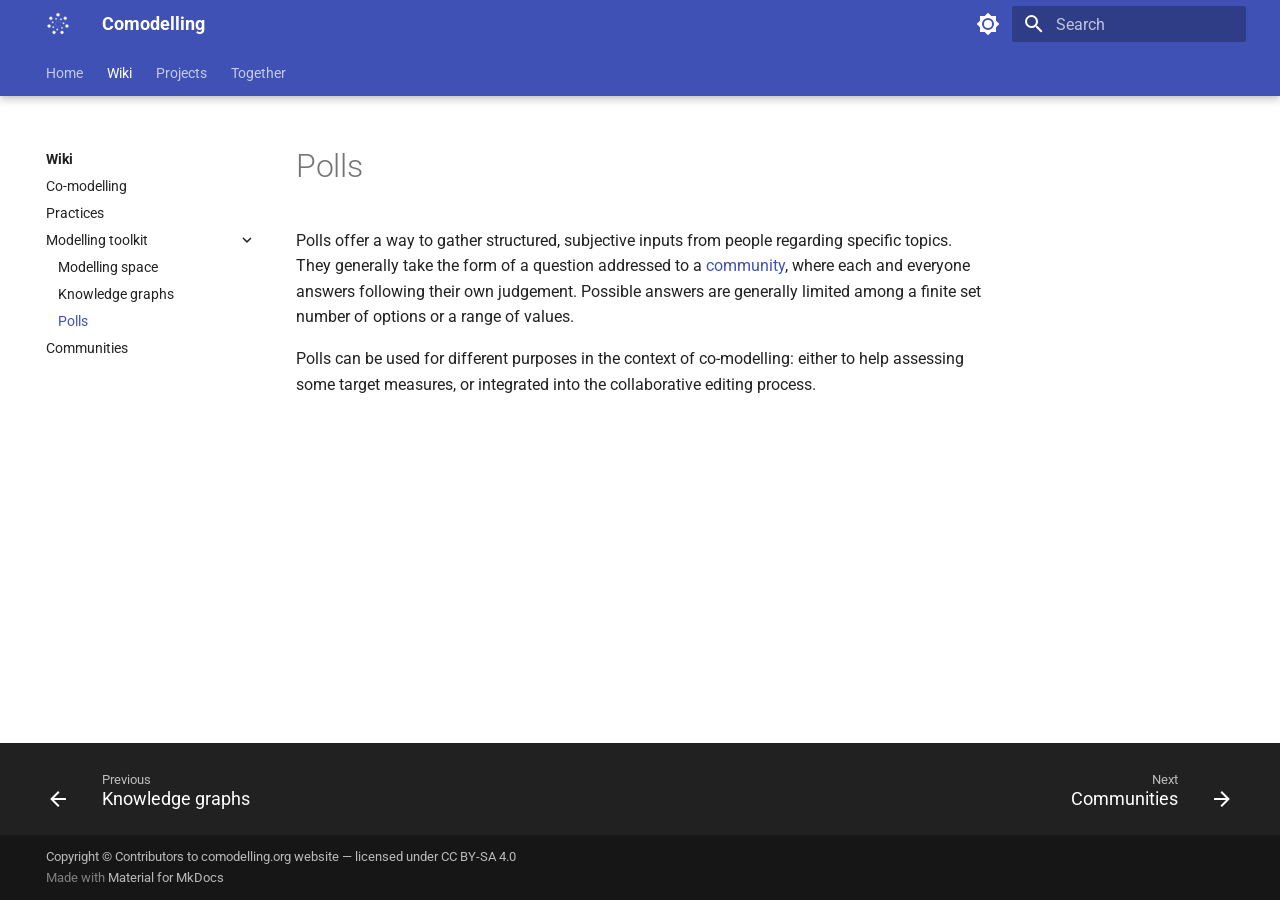
<file: wiki/polls/index.html>
<!doctype html>
<html lang="en" class="no-js">
  <head>
    
      <meta charset="utf-8">
      <meta name="viewport" content="width=device-width,initial-scale=1">
      
      
      
        <link rel="canonical" href="https://comodelling.org/wiki/polls/">
      
      
        <link rel="prev" href="../knowledge_graphs/">
      
      
        <link rel="next" href="../communities/">
      
      
      <link rel="icon" href="../../assets/logo_comodelling_grey_32.png">
      <meta name="generator" content="mkdocs-1.6.1, mkdocs-material-9.4.10">
    
    
      
        <title>Polls - Comodelling</title>
      
    
    
      <link rel="stylesheet" href="../../assets/stylesheets/main.fad675c6.min.css">
      
        
        <link rel="stylesheet" href="../../assets/stylesheets/palette.356b1318.min.css">
      
      


    
    
      
    
    
      
        
        
        <link rel="preconnect" href="https://fonts.gstatic.com" crossorigin>
        <link rel="stylesheet" href="https://fonts.googleapis.com/css?family=Roboto:300,300i,400,400i,700,700i%7CRoboto+Mono:400,400i,700,700i&display=fallback">
        <style>:root{--md-text-font:"Roboto";--md-code-font:"Roboto Mono"}</style>
      
    
    
      <link rel="stylesheet" href="../../assets/styles.css">
    
    <script>__md_scope=new URL("../..",location),__md_hash=e=>[...e].reduce((e,_)=>(e<<5)-e+_.charCodeAt(0),0),__md_get=(e,_=localStorage,t=__md_scope)=>JSON.parse(_.getItem(t.pathname+"."+e)),__md_set=(e,_,t=localStorage,a=__md_scope)=>{try{t.setItem(a.pathname+"."+e,JSON.stringify(_))}catch(e){}}</script>
    
      

    
    
    
  </head>
  
  
    
    
      
    
    
    
    
    <body dir="ltr" data-md-color-scheme="default" data-md-color-primary="indigo" data-md-color-accent="indigo">
  
    
    
      <script>var palette=__md_get("__palette");if(palette&&"object"==typeof palette.color)for(var key of Object.keys(palette.color))document.body.setAttribute("data-md-color-"+key,palette.color[key])</script>
    
    <input class="md-toggle" data-md-toggle="drawer" type="checkbox" id="__drawer" autocomplete="off">
    <input class="md-toggle" data-md-toggle="search" type="checkbox" id="__search" autocomplete="off">
    <label class="md-overlay" for="__drawer"></label>
    <div data-md-component="skip">
      
        
        <a href="#polls" class="md-skip">
          Skip to content
        </a>
      
    </div>
    <div data-md-component="announce">
      
    </div>
    
    
      

  

<header class="md-header md-header--shadow md-header--lifted" data-md-component="header">
  <nav class="md-header__inner md-grid" aria-label="Header">
    <a href="../.." title="Comodelling" class="md-header__button md-logo" aria-label="Comodelling" data-md-component="logo">
      
  <img src="../../assets/logo_comodelling_white_32.png" alt="logo">

    </a>
    <label class="md-header__button md-icon" for="__drawer">
      
      <svg xmlns="http://www.w3.org/2000/svg" viewBox="0 0 24 24"><path d="M3 6h18v2H3V6m0 5h18v2H3v-2m0 5h18v2H3v-2Z"/></svg>
    </label>
    <div class="md-header__title" data-md-component="header-title">
      <div class="md-header__ellipsis">
        <div class="md-header__topic">
          <span class="md-ellipsis">
            Comodelling
          </span>
        </div>
        <div class="md-header__topic" data-md-component="header-topic">
          <span class="md-ellipsis">
            
              Polls
            
          </span>
        </div>
      </div>
    </div>
    
      
        <form class="md-header__option" data-md-component="palette">
  
    
    
    
    <input class="md-option" data-md-color-media="(prefers-color-scheme: light)" data-md-color-scheme="default" data-md-color-primary="indigo" data-md-color-accent="indigo"  aria-label="Switch to dark mode"  type="radio" name="__palette" id="__palette_1">
    
      <label class="md-header__button md-icon" title="Switch to dark mode" for="__palette_2" hidden>
        <svg xmlns="http://www.w3.org/2000/svg" viewBox="0 0 24 24"><path d="M12 8a4 4 0 0 0-4 4 4 4 0 0 0 4 4 4 4 0 0 0 4-4 4 4 0 0 0-4-4m0 10a6 6 0 0 1-6-6 6 6 0 0 1 6-6 6 6 0 0 1 6 6 6 6 0 0 1-6 6m8-9.31V4h-4.69L12 .69 8.69 4H4v4.69L.69 12 4 15.31V20h4.69L12 23.31 15.31 20H20v-4.69L23.31 12 20 8.69Z"/></svg>
      </label>
    
  
    
    
    
    <input class="md-option" data-md-color-media="(prefers-color-scheme: dark)" data-md-color-scheme="slate" data-md-color-primary="indigo" data-md-color-accent="indigo"  aria-label="Switch to light mode"  type="radio" name="__palette" id="__palette_2">
    
      <label class="md-header__button md-icon" title="Switch to light mode" for="__palette_1" hidden>
        <svg xmlns="http://www.w3.org/2000/svg" viewBox="0 0 24 24"><path d="M12 18c-.89 0-1.74-.2-2.5-.55C11.56 16.5 13 14.42 13 12c0-2.42-1.44-4.5-3.5-5.45C10.26 6.2 11.11 6 12 6a6 6 0 0 1 6 6 6 6 0 0 1-6 6m8-9.31V4h-4.69L12 .69 8.69 4H4v4.69L.69 12 4 15.31V20h4.69L12 23.31 15.31 20H20v-4.69L23.31 12 20 8.69Z"/></svg>
      </label>
    
  
</form>
      
    
    
    
      <label class="md-header__button md-icon" for="__search">
        
        <svg xmlns="http://www.w3.org/2000/svg" viewBox="0 0 24 24"><path d="M9.5 3A6.5 6.5 0 0 1 16 9.5c0 1.61-.59 3.09-1.56 4.23l.27.27h.79l5 5-1.5 1.5-5-5v-.79l-.27-.27A6.516 6.516 0 0 1 9.5 16 6.5 6.5 0 0 1 3 9.5 6.5 6.5 0 0 1 9.5 3m0 2C7 5 5 7 5 9.5S7 14 9.5 14 14 12 14 9.5 12 5 9.5 5Z"/></svg>
      </label>
      <div class="md-search" data-md-component="search" role="dialog">
  <label class="md-search__overlay" for="__search"></label>
  <div class="md-search__inner" role="search">
    <form class="md-search__form" name="search">
      <input type="text" class="md-search__input" name="query" aria-label="Search" placeholder="Search" autocapitalize="off" autocorrect="off" autocomplete="off" spellcheck="false" data-md-component="search-query" required>
      <label class="md-search__icon md-icon" for="__search">
        
        <svg xmlns="http://www.w3.org/2000/svg" viewBox="0 0 24 24"><path d="M9.5 3A6.5 6.5 0 0 1 16 9.5c0 1.61-.59 3.09-1.56 4.23l.27.27h.79l5 5-1.5 1.5-5-5v-.79l-.27-.27A6.516 6.516 0 0 1 9.5 16 6.5 6.5 0 0 1 3 9.5 6.5 6.5 0 0 1 9.5 3m0 2C7 5 5 7 5 9.5S7 14 9.5 14 14 12 14 9.5 12 5 9.5 5Z"/></svg>
        
        <svg xmlns="http://www.w3.org/2000/svg" viewBox="0 0 24 24"><path d="M20 11v2H8l5.5 5.5-1.42 1.42L4.16 12l7.92-7.92L13.5 5.5 8 11h12Z"/></svg>
      </label>
      <nav class="md-search__options" aria-label="Search">
        
        <button type="reset" class="md-search__icon md-icon" title="Clear" aria-label="Clear" tabindex="-1">
          
          <svg xmlns="http://www.w3.org/2000/svg" viewBox="0 0 24 24"><path d="M19 6.41 17.59 5 12 10.59 6.41 5 5 6.41 10.59 12 5 17.59 6.41 19 12 13.41 17.59 19 19 17.59 13.41 12 19 6.41Z"/></svg>
        </button>
      </nav>
      
    </form>
    <div class="md-search__output">
      <div class="md-search__scrollwrap" data-md-scrollfix>
        <div class="md-search-result" data-md-component="search-result">
          <div class="md-search-result__meta">
            Initializing search
          </div>
          <ol class="md-search-result__list" role="presentation"></ol>
        </div>
      </div>
    </div>
  </div>
</div>
    
    
  </nav>
  
    
      
<nav class="md-tabs" aria-label="Tabs" data-md-component="tabs">
  <div class="md-grid">
    <ul class="md-tabs__list">
      
        
  
  
  
    <li class="md-tabs__item">
      <a href="../.." class="md-tabs__link">
        
  
    
  
  Home

      </a>
    </li>
  

      
        
  
  
    
  
  
    
    
      <li class="md-tabs__item md-tabs__item--active">
        <a href="../" class="md-tabs__link">
          
  
    
  
  Wiki

        </a>
      </li>
    
  

      
        
  
  
  
    <li class="md-tabs__item">
      <a href="../../projects/" class="md-tabs__link">
        
  
    
  
  Projects

      </a>
    </li>
  

      
        
  
  
  
    <li class="md-tabs__item">
      <a href="../../together/" class="md-tabs__link">
        
  
    
  
  Together

      </a>
    </li>
  

      
    </ul>
  </div>
</nav>
    
  
</header>
    
    <div class="md-container" data-md-component="container">
      
      
        
      
      <main class="md-main" data-md-component="main">
        <div class="md-main__inner md-grid">
          
            
              
              <div class="md-sidebar md-sidebar--primary" data-md-component="sidebar" data-md-type="navigation" >
                <div class="md-sidebar__scrollwrap">
                  <div class="md-sidebar__inner">
                    


  


<nav class="md-nav md-nav--primary md-nav--lifted" aria-label="Navigation" data-md-level="0">
  <label class="md-nav__title" for="__drawer">
    <a href="../.." title="Comodelling" class="md-nav__button md-logo" aria-label="Comodelling" data-md-component="logo">
      
  <img src="../../assets/logo_comodelling_white_32.png" alt="logo">

    </a>
    Comodelling
  </label>
  
  <ul class="md-nav__list" data-md-scrollfix>
    
      
      
  
  
  
    <li class="md-nav__item">
      <a href="../.." class="md-nav__link">
        
  
  <span class="md-ellipsis">
    Home
  </span>
  

      </a>
    </li>
  

    
      
      
  
  
    
  
  
    
    
      
        
          
        
      
        
      
        
      
        
      
        
      
    
    
    
    
      
      
    
    <li class="md-nav__item md-nav__item--active md-nav__item--section md-nav__item--nested">
      
        
        
        
        <input class="md-nav__toggle md-toggle " type="checkbox" id="__nav_2" checked>
        
          
          
          <div class="md-nav__link md-nav__container">
            <a href="../" class="md-nav__link ">
              
  
  <span class="md-ellipsis">
    Wiki
  </span>
  

            </a>
            
              
              <label class="md-nav__link " for="__nav_2" id="__nav_2_label" tabindex="">
                <span class="md-nav__icon md-icon"></span>
              </label>
            
          </div>
        
        <nav class="md-nav" data-md-level="1" aria-labelledby="__nav_2_label" aria-expanded="true">
          <label class="md-nav__title" for="__nav_2">
            <span class="md-nav__icon md-icon"></span>
            Wiki
          </label>
          <ul class="md-nav__list" data-md-scrollfix>
            
              
            
              
                
  
  
  
    
    
      
        
          
        
      
    
    
    
    
    <li class="md-nav__item md-nav__item--nested">
      
        
        
        
          
        
        <input class="md-nav__toggle md-toggle md-toggle--indeterminate" type="checkbox" id="__nav_2_2" >
        
          
          
          <div class="md-nav__link md-nav__container">
            <a href="../co-modelling/" class="md-nav__link ">
              
  
  <span class="md-ellipsis">
    Co-modelling
  </span>
  

            </a>
            
          </div>
        
        <nav class="md-nav" data-md-level="2" aria-labelledby="__nav_2_2_label" aria-expanded="false">
          <label class="md-nav__title" for="__nav_2_2">
            <span class="md-nav__icon md-icon"></span>
            Co-modelling
          </label>
          <ul class="md-nav__list" data-md-scrollfix>
            
              
            
          </ul>
        </nav>
      
    </li>
  

              
            
              
                
  
  
  
    
    
      
        
          
        
      
    
    
    
    
    <li class="md-nav__item md-nav__item--nested">
      
        
        
        
          
        
        <input class="md-nav__toggle md-toggle md-toggle--indeterminate" type="checkbox" id="__nav_2_3" >
        
          
          
          <div class="md-nav__link md-nav__container">
            <a href="../practices/" class="md-nav__link ">
              
  
  <span class="md-ellipsis">
    Practices
  </span>
  

            </a>
            
          </div>
        
        <nav class="md-nav" data-md-level="2" aria-labelledby="__nav_2_3_label" aria-expanded="false">
          <label class="md-nav__title" for="__nav_2_3">
            <span class="md-nav__icon md-icon"></span>
            Practices
          </label>
          <ul class="md-nav__list" data-md-scrollfix>
            
              
            
          </ul>
        </nav>
      
    </li>
  

              
            
              
                
  
  
    
  
  
    
    
      
        
      
        
      
        
      
    
    
    
    
    <li class="md-nav__item md-nav__item--active md-nav__item--nested">
      
        
        
        
        <input class="md-nav__toggle md-toggle " type="checkbox" id="__nav_2_4" checked>
        
          
          <label class="md-nav__link" for="__nav_2_4" id="__nav_2_4_label" tabindex="0">
            
  
  <span class="md-ellipsis">
    Modelling toolkit
  </span>
  

            <span class="md-nav__icon md-icon"></span>
          </label>
        
        <nav class="md-nav" data-md-level="2" aria-labelledby="__nav_2_4_label" aria-expanded="true">
          <label class="md-nav__title" for="__nav_2_4">
            <span class="md-nav__icon md-icon"></span>
            Modelling toolkit
          </label>
          <ul class="md-nav__list" data-md-scrollfix>
            
              
                
  
  
  
    <li class="md-nav__item">
      <a href="../modelling_space/" class="md-nav__link">
        
  
  <span class="md-ellipsis">
    Modelling space
  </span>
  

      </a>
    </li>
  

              
            
              
                
  
  
  
    <li class="md-nav__item">
      <a href="../knowledge_graphs/" class="md-nav__link">
        
  
  <span class="md-ellipsis">
    Knowledge graphs
  </span>
  

      </a>
    </li>
  

              
            
              
                
  
  
    
  
  
    <li class="md-nav__item md-nav__item--active">
      
      <input class="md-nav__toggle md-toggle" type="checkbox" id="__toc">
      
      
        
      
      
      <a href="./" class="md-nav__link md-nav__link--active">
        
  
  <span class="md-ellipsis">
    Polls
  </span>
  

      </a>
      
    </li>
  

              
            
          </ul>
        </nav>
      
    </li>
  

              
            
              
                
  
  
  
    <li class="md-nav__item">
      <a href="../communities/" class="md-nav__link">
        
  
  <span class="md-ellipsis">
    Communities
  </span>
  

      </a>
    </li>
  

              
            
          </ul>
        </nav>
      
    </li>
  

    
      
      
  
  
  
    <li class="md-nav__item">
      <a href="../../projects/" class="md-nav__link">
        
  
  <span class="md-ellipsis">
    Projects
  </span>
  

      </a>
    </li>
  

    
      
      
  
  
  
    <li class="md-nav__item">
      <a href="../../together/" class="md-nav__link">
        
  
  <span class="md-ellipsis">
    Together
  </span>
  

      </a>
    </li>
  

    
  </ul>
</nav>
                  </div>
                </div>
              </div>
            
            
              
              <div class="md-sidebar md-sidebar--secondary" data-md-component="sidebar" data-md-type="toc" >
                <div class="md-sidebar__scrollwrap">
                  <div class="md-sidebar__inner">
                    

<nav class="md-nav md-nav--secondary" aria-label="Table of contents">
  
  
  
    
  
  
</nav>
                  </div>
                </div>
              </div>
            
          
          
            <div class="md-content" data-md-component="content">
              <article class="md-content__inner md-typeset">
                
                  


<!--
SPDX-FileCopyrightText: 2025 comodelling.org contributors: https://github.com/comodelling/comodelling-website/CONTRIBUTORS.md
SPDX-License-Identifier: CC-BY-SA-4.0
-->

<h1 id="polls">Polls<a class="headerlink" href="#polls" title="Permanent link">&para;</a></h1>
<p>Polls offer a way to gather structured, subjective inputs from people regarding specific topics.
They generally take the form of a question addressed to a <a href="../communities/">community</a>, where each and everyone answers following their own judgement.
Possible answers are generally limited among a finite set number of options or a range of values.</p>
<p>Polls can be used for different purposes in the context of co-modelling: either to help assessing some target measures, or integrated into the collaborative editing process.</p>





                
              </article>
            </div>
          
          
        </div>
        
          <button type="button" class="md-top md-icon" data-md-component="top" hidden>
  
  <svg xmlns="http://www.w3.org/2000/svg" viewBox="0 0 24 24"><path d="M13 20h-2V8l-5.5 5.5-1.42-1.42L12 4.16l7.92 7.92-1.42 1.42L13 8v12Z"/></svg>
  Back to top
</button>
        
      </main>
      
        <footer class="md-footer">
  
    
      
      <nav class="md-footer__inner md-grid" aria-label="Footer" >
        
          
          <a href="../knowledge_graphs/" class="md-footer__link md-footer__link--prev" aria-label="Previous: Knowledge graphs">
            <div class="md-footer__button md-icon">
              
              <svg xmlns="http://www.w3.org/2000/svg" viewBox="0 0 24 24"><path d="M20 11v2H8l5.5 5.5-1.42 1.42L4.16 12l7.92-7.92L13.5 5.5 8 11h12Z"/></svg>
            </div>
            <div class="md-footer__title">
              <span class="md-footer__direction">
                Previous
              </span>
              <div class="md-ellipsis">
                Knowledge graphs
              </div>
            </div>
          </a>
        
        
          
          <a href="../communities/" class="md-footer__link md-footer__link--next" aria-label="Next: Communities">
            <div class="md-footer__title">
              <span class="md-footer__direction">
                Next
              </span>
              <div class="md-ellipsis">
                Communities
              </div>
            </div>
            <div class="md-footer__button md-icon">
              
              <svg xmlns="http://www.w3.org/2000/svg" viewBox="0 0 24 24"><path d="M4 11v2h12l-5.5 5.5 1.42 1.42L19.84 12l-7.92-7.92L10.5 5.5 16 11H4Z"/></svg>
            </div>
          </a>
        
      </nav>
    
  
  <div class="md-footer-meta md-typeset">
    <div class="md-footer-meta__inner md-grid">
      <div class="md-copyright">
  
    <div class="md-copyright__highlight">
      Copyright © Contributors to comodelling.org website — licensed under CC BY-SA 4.0
    </div>
  
  
    Made with
    <a href="https://squidfunk.github.io/mkdocs-material/" target="_blank" rel="noopener">
      Material for MkDocs
    </a>
  
</div>
      
    </div>
  </div>
</footer>
      
    </div>
    <div class="md-dialog" data-md-component="dialog">
      <div class="md-dialog__inner md-typeset"></div>
    </div>
    
    
    <script id="__config" type="application/json">{"base": "../..", "features": ["navigation.tabs", "navigation.tabs.sticky", "navigation.indexes", "navigation.tracking", "navigation.indexes", "navigation.instant", "navigation.top", "navigation.expand", "navigation.footer"], "search": "../../assets/javascripts/workers/search.f886a092.min.js", "translations": {"clipboard.copied": "Copied to clipboard", "clipboard.copy": "Copy to clipboard", "search.result.more.one": "1 more on this page", "search.result.more.other": "# more on this page", "search.result.none": "No matching documents", "search.result.one": "1 matching document", "search.result.other": "# matching documents", "search.result.placeholder": "Type to start searching", "search.result.term.missing": "Missing", "select.version": "Select version"}}</script>
    
    
      <script src="../../assets/javascripts/bundle.6c14ae12.min.js"></script>
      
    
  </body>
</html>
</file>
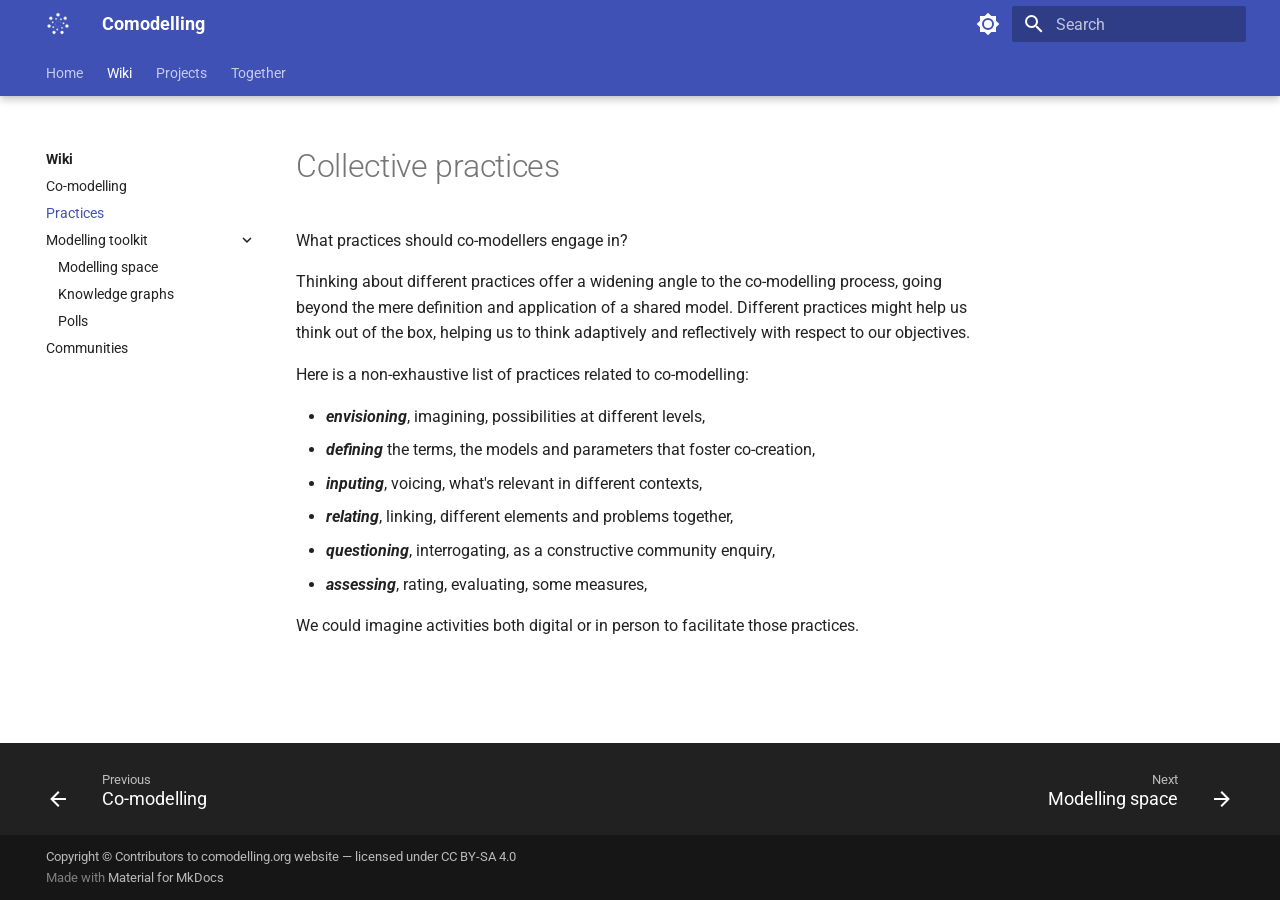
<file: wiki/practices/index.html>
<!doctype html>
<html lang="en" class="no-js">
  <head>
    
      <meta charset="utf-8">
      <meta name="viewport" content="width=device-width,initial-scale=1">
      
      
      
        <link rel="canonical" href="https://comodelling.org/wiki/practices/">
      
      
        <link rel="prev" href="../co-modelling/">
      
      
        <link rel="next" href="../modelling_space/">
      
      
      <link rel="icon" href="../../assets/logo_comodelling_grey_32.png">
      <meta name="generator" content="mkdocs-1.6.1, mkdocs-material-9.4.10">
    
    
      
        <title>Practices - Comodelling</title>
      
    
    
      <link rel="stylesheet" href="../../assets/stylesheets/main.fad675c6.min.css">
      
        
        <link rel="stylesheet" href="../../assets/stylesheets/palette.356b1318.min.css">
      
      


    
    
      
    
    
      
        
        
        <link rel="preconnect" href="https://fonts.gstatic.com" crossorigin>
        <link rel="stylesheet" href="https://fonts.googleapis.com/css?family=Roboto:300,300i,400,400i,700,700i%7CRoboto+Mono:400,400i,700,700i&display=fallback">
        <style>:root{--md-text-font:"Roboto";--md-code-font:"Roboto Mono"}</style>
      
    
    
      <link rel="stylesheet" href="../../assets/styles.css">
    
    <script>__md_scope=new URL("../..",location),__md_hash=e=>[...e].reduce((e,_)=>(e<<5)-e+_.charCodeAt(0),0),__md_get=(e,_=localStorage,t=__md_scope)=>JSON.parse(_.getItem(t.pathname+"."+e)),__md_set=(e,_,t=localStorage,a=__md_scope)=>{try{t.setItem(a.pathname+"."+e,JSON.stringify(_))}catch(e){}}</script>
    
      

    
    
    
  </head>
  
  
    
    
      
    
    
    
    
    <body dir="ltr" data-md-color-scheme="default" data-md-color-primary="indigo" data-md-color-accent="indigo">
  
    
    
      <script>var palette=__md_get("__palette");if(palette&&"object"==typeof palette.color)for(var key of Object.keys(palette.color))document.body.setAttribute("data-md-color-"+key,palette.color[key])</script>
    
    <input class="md-toggle" data-md-toggle="drawer" type="checkbox" id="__drawer" autocomplete="off">
    <input class="md-toggle" data-md-toggle="search" type="checkbox" id="__search" autocomplete="off">
    <label class="md-overlay" for="__drawer"></label>
    <div data-md-component="skip">
      
        
        <a href="#collective-practices" class="md-skip">
          Skip to content
        </a>
      
    </div>
    <div data-md-component="announce">
      
    </div>
    
    
      

  

<header class="md-header md-header--shadow md-header--lifted" data-md-component="header">
  <nav class="md-header__inner md-grid" aria-label="Header">
    <a href="../.." title="Comodelling" class="md-header__button md-logo" aria-label="Comodelling" data-md-component="logo">
      
  <img src="../../assets/logo_comodelling_white_32.png" alt="logo">

    </a>
    <label class="md-header__button md-icon" for="__drawer">
      
      <svg xmlns="http://www.w3.org/2000/svg" viewBox="0 0 24 24"><path d="M3 6h18v2H3V6m0 5h18v2H3v-2m0 5h18v2H3v-2Z"/></svg>
    </label>
    <div class="md-header__title" data-md-component="header-title">
      <div class="md-header__ellipsis">
        <div class="md-header__topic">
          <span class="md-ellipsis">
            Comodelling
          </span>
        </div>
        <div class="md-header__topic" data-md-component="header-topic">
          <span class="md-ellipsis">
            
              Practices
            
          </span>
        </div>
      </div>
    </div>
    
      
        <form class="md-header__option" data-md-component="palette">
  
    
    
    
    <input class="md-option" data-md-color-media="(prefers-color-scheme: light)" data-md-color-scheme="default" data-md-color-primary="indigo" data-md-color-accent="indigo"  aria-label="Switch to dark mode"  type="radio" name="__palette" id="__palette_1">
    
      <label class="md-header__button md-icon" title="Switch to dark mode" for="__palette_2" hidden>
        <svg xmlns="http://www.w3.org/2000/svg" viewBox="0 0 24 24"><path d="M12 8a4 4 0 0 0-4 4 4 4 0 0 0 4 4 4 4 0 0 0 4-4 4 4 0 0 0-4-4m0 10a6 6 0 0 1-6-6 6 6 0 0 1 6-6 6 6 0 0 1 6 6 6 6 0 0 1-6 6m8-9.31V4h-4.69L12 .69 8.69 4H4v4.69L.69 12 4 15.31V20h4.69L12 23.31 15.31 20H20v-4.69L23.31 12 20 8.69Z"/></svg>
      </label>
    
  
    
    
    
    <input class="md-option" data-md-color-media="(prefers-color-scheme: dark)" data-md-color-scheme="slate" data-md-color-primary="indigo" data-md-color-accent="indigo"  aria-label="Switch to light mode"  type="radio" name="__palette" id="__palette_2">
    
      <label class="md-header__button md-icon" title="Switch to light mode" for="__palette_1" hidden>
        <svg xmlns="http://www.w3.org/2000/svg" viewBox="0 0 24 24"><path d="M12 18c-.89 0-1.74-.2-2.5-.55C11.56 16.5 13 14.42 13 12c0-2.42-1.44-4.5-3.5-5.45C10.26 6.2 11.11 6 12 6a6 6 0 0 1 6 6 6 6 0 0 1-6 6m8-9.31V4h-4.69L12 .69 8.69 4H4v4.69L.69 12 4 15.31V20h4.69L12 23.31 15.31 20H20v-4.69L23.31 12 20 8.69Z"/></svg>
      </label>
    
  
</form>
      
    
    
    
      <label class="md-header__button md-icon" for="__search">
        
        <svg xmlns="http://www.w3.org/2000/svg" viewBox="0 0 24 24"><path d="M9.5 3A6.5 6.5 0 0 1 16 9.5c0 1.61-.59 3.09-1.56 4.23l.27.27h.79l5 5-1.5 1.5-5-5v-.79l-.27-.27A6.516 6.516 0 0 1 9.5 16 6.5 6.5 0 0 1 3 9.5 6.5 6.5 0 0 1 9.5 3m0 2C7 5 5 7 5 9.5S7 14 9.5 14 14 12 14 9.5 12 5 9.5 5Z"/></svg>
      </label>
      <div class="md-search" data-md-component="search" role="dialog">
  <label class="md-search__overlay" for="__search"></label>
  <div class="md-search__inner" role="search">
    <form class="md-search__form" name="search">
      <input type="text" class="md-search__input" name="query" aria-label="Search" placeholder="Search" autocapitalize="off" autocorrect="off" autocomplete="off" spellcheck="false" data-md-component="search-query" required>
      <label class="md-search__icon md-icon" for="__search">
        
        <svg xmlns="http://www.w3.org/2000/svg" viewBox="0 0 24 24"><path d="M9.5 3A6.5 6.5 0 0 1 16 9.5c0 1.61-.59 3.09-1.56 4.23l.27.27h.79l5 5-1.5 1.5-5-5v-.79l-.27-.27A6.516 6.516 0 0 1 9.5 16 6.5 6.5 0 0 1 3 9.5 6.5 6.5 0 0 1 9.5 3m0 2C7 5 5 7 5 9.5S7 14 9.5 14 14 12 14 9.5 12 5 9.5 5Z"/></svg>
        
        <svg xmlns="http://www.w3.org/2000/svg" viewBox="0 0 24 24"><path d="M20 11v2H8l5.5 5.5-1.42 1.42L4.16 12l7.92-7.92L13.5 5.5 8 11h12Z"/></svg>
      </label>
      <nav class="md-search__options" aria-label="Search">
        
        <button type="reset" class="md-search__icon md-icon" title="Clear" aria-label="Clear" tabindex="-1">
          
          <svg xmlns="http://www.w3.org/2000/svg" viewBox="0 0 24 24"><path d="M19 6.41 17.59 5 12 10.59 6.41 5 5 6.41 10.59 12 5 17.59 6.41 19 12 13.41 17.59 19 19 17.59 13.41 12 19 6.41Z"/></svg>
        </button>
      </nav>
      
    </form>
    <div class="md-search__output">
      <div class="md-search__scrollwrap" data-md-scrollfix>
        <div class="md-search-result" data-md-component="search-result">
          <div class="md-search-result__meta">
            Initializing search
          </div>
          <ol class="md-search-result__list" role="presentation"></ol>
        </div>
      </div>
    </div>
  </div>
</div>
    
    
  </nav>
  
    
      
<nav class="md-tabs" aria-label="Tabs" data-md-component="tabs">
  <div class="md-grid">
    <ul class="md-tabs__list">
      
        
  
  
  
    <li class="md-tabs__item">
      <a href="../.." class="md-tabs__link">
        
  
    
  
  Home

      </a>
    </li>
  

      
        
  
  
    
  
  
    
    
      <li class="md-tabs__item md-tabs__item--active">
        <a href="../" class="md-tabs__link">
          
  
    
  
  Wiki

        </a>
      </li>
    
  

      
        
  
  
  
    <li class="md-tabs__item">
      <a href="../../projects/" class="md-tabs__link">
        
  
    
  
  Projects

      </a>
    </li>
  

      
        
  
  
  
    <li class="md-tabs__item">
      <a href="../../together/" class="md-tabs__link">
        
  
    
  
  Together

      </a>
    </li>
  

      
    </ul>
  </div>
</nav>
    
  
</header>
    
    <div class="md-container" data-md-component="container">
      
      
        
      
      <main class="md-main" data-md-component="main">
        <div class="md-main__inner md-grid">
          
            
              
              <div class="md-sidebar md-sidebar--primary" data-md-component="sidebar" data-md-type="navigation" >
                <div class="md-sidebar__scrollwrap">
                  <div class="md-sidebar__inner">
                    


  


<nav class="md-nav md-nav--primary md-nav--lifted" aria-label="Navigation" data-md-level="0">
  <label class="md-nav__title" for="__drawer">
    <a href="../.." title="Comodelling" class="md-nav__button md-logo" aria-label="Comodelling" data-md-component="logo">
      
  <img src="../../assets/logo_comodelling_white_32.png" alt="logo">

    </a>
    Comodelling
  </label>
  
  <ul class="md-nav__list" data-md-scrollfix>
    
      
      
  
  
  
    <li class="md-nav__item">
      <a href="../.." class="md-nav__link">
        
  
  <span class="md-ellipsis">
    Home
  </span>
  

      </a>
    </li>
  

    
      
      
  
  
    
  
  
    
    
      
        
          
        
      
        
      
        
      
        
      
        
      
    
    
    
    
      
      
    
    <li class="md-nav__item md-nav__item--active md-nav__item--section md-nav__item--nested">
      
        
        
        
        <input class="md-nav__toggle md-toggle " type="checkbox" id="__nav_2" checked>
        
          
          
          <div class="md-nav__link md-nav__container">
            <a href="../" class="md-nav__link ">
              
  
  <span class="md-ellipsis">
    Wiki
  </span>
  

            </a>
            
              
              <label class="md-nav__link " for="__nav_2" id="__nav_2_label" tabindex="">
                <span class="md-nav__icon md-icon"></span>
              </label>
            
          </div>
        
        <nav class="md-nav" data-md-level="1" aria-labelledby="__nav_2_label" aria-expanded="true">
          <label class="md-nav__title" for="__nav_2">
            <span class="md-nav__icon md-icon"></span>
            Wiki
          </label>
          <ul class="md-nav__list" data-md-scrollfix>
            
              
            
              
                
  
  
  
    
    
      
        
          
        
      
    
    
    
    
    <li class="md-nav__item md-nav__item--nested">
      
        
        
        
          
        
        <input class="md-nav__toggle md-toggle md-toggle--indeterminate" type="checkbox" id="__nav_2_2" >
        
          
          
          <div class="md-nav__link md-nav__container">
            <a href="../co-modelling/" class="md-nav__link ">
              
  
  <span class="md-ellipsis">
    Co-modelling
  </span>
  

            </a>
            
          </div>
        
        <nav class="md-nav" data-md-level="2" aria-labelledby="__nav_2_2_label" aria-expanded="false">
          <label class="md-nav__title" for="__nav_2_2">
            <span class="md-nav__icon md-icon"></span>
            Co-modelling
          </label>
          <ul class="md-nav__list" data-md-scrollfix>
            
              
            
          </ul>
        </nav>
      
    </li>
  

              
            
              
                
  
  
    
  
  
    
    
      
        
          
        
      
    
    
    
    
    <li class="md-nav__item md-nav__item--active md-nav__item--nested">
      
        
        
        
        <input class="md-nav__toggle md-toggle " type="checkbox" id="__nav_2_3" checked>
        
          
          
          <div class="md-nav__link md-nav__container">
            <a href="./" class="md-nav__link md-nav__link--active">
              
  
  <span class="md-ellipsis">
    Practices
  </span>
  

            </a>
            
          </div>
        
        <nav class="md-nav" data-md-level="2" aria-labelledby="__nav_2_3_label" aria-expanded="true">
          <label class="md-nav__title" for="__nav_2_3">
            <span class="md-nav__icon md-icon"></span>
            Practices
          </label>
          <ul class="md-nav__list" data-md-scrollfix>
            
              
            
          </ul>
        </nav>
      
    </li>
  

              
            
              
                
  
  
  
    
    
      
        
      
        
      
        
      
    
    
    
    
    <li class="md-nav__item md-nav__item--nested">
      
        
        
        
          
        
        <input class="md-nav__toggle md-toggle md-toggle--indeterminate" type="checkbox" id="__nav_2_4" >
        
          
          <label class="md-nav__link" for="__nav_2_4" id="__nav_2_4_label" tabindex="0">
            
  
  <span class="md-ellipsis">
    Modelling toolkit
  </span>
  

            <span class="md-nav__icon md-icon"></span>
          </label>
        
        <nav class="md-nav" data-md-level="2" aria-labelledby="__nav_2_4_label" aria-expanded="false">
          <label class="md-nav__title" for="__nav_2_4">
            <span class="md-nav__icon md-icon"></span>
            Modelling toolkit
          </label>
          <ul class="md-nav__list" data-md-scrollfix>
            
              
                
  
  
  
    <li class="md-nav__item">
      <a href="../modelling_space/" class="md-nav__link">
        
  
  <span class="md-ellipsis">
    Modelling space
  </span>
  

      </a>
    </li>
  

              
            
              
                
  
  
  
    <li class="md-nav__item">
      <a href="../knowledge_graphs/" class="md-nav__link">
        
  
  <span class="md-ellipsis">
    Knowledge graphs
  </span>
  

      </a>
    </li>
  

              
            
              
                
  
  
  
    <li class="md-nav__item">
      <a href="../polls/" class="md-nav__link">
        
  
  <span class="md-ellipsis">
    Polls
  </span>
  

      </a>
    </li>
  

              
            
          </ul>
        </nav>
      
    </li>
  

              
            
              
                
  
  
  
    <li class="md-nav__item">
      <a href="../communities/" class="md-nav__link">
        
  
  <span class="md-ellipsis">
    Communities
  </span>
  

      </a>
    </li>
  

              
            
          </ul>
        </nav>
      
    </li>
  

    
      
      
  
  
  
    <li class="md-nav__item">
      <a href="../../projects/" class="md-nav__link">
        
  
  <span class="md-ellipsis">
    Projects
  </span>
  

      </a>
    </li>
  

    
      
      
  
  
  
    <li class="md-nav__item">
      <a href="../../together/" class="md-nav__link">
        
  
  <span class="md-ellipsis">
    Together
  </span>
  

      </a>
    </li>
  

    
  </ul>
</nav>
                  </div>
                </div>
              </div>
            
            
              
              <div class="md-sidebar md-sidebar--secondary" data-md-component="sidebar" data-md-type="toc" >
                <div class="md-sidebar__scrollwrap">
                  <div class="md-sidebar__inner">
                    

<nav class="md-nav md-nav--secondary" aria-label="Table of contents">
  
  
  
    
  
  
</nav>
                  </div>
                </div>
              </div>
            
          
          
            <div class="md-content" data-md-component="content">
              <article class="md-content__inner md-typeset">
                
                  


<!--
SPDX-FileCopyrightText: 2025 comodelling.org contributors: https://github.com/comodelling/comodelling-website/CONTRIBUTORS.md
SPDX-License-Identifier: CC-BY-SA-4.0
-->

<h1 id="collective-practices">Collective practices<a class="headerlink" href="#collective-practices" title="Permanent link">&para;</a></h1>
<p>What practices should co-modellers engage in?</p>
<p>Thinking about different practices offer a widening angle to the co-modelling process, going beyond the mere definition and application of a shared model.
Different practices might help us think out of the box, helping us to think adaptively and reflectively with respect to our objectives.</p>
<p>Here is a non-exhaustive list of practices related to co-modelling:</p>
<ul>
<li><strong><em>envisioning</em></strong>, imagining, possibilities at different levels,</li>
<li><strong><em>defining</em></strong> the terms, the models and parameters that foster co-creation,</li>
<li><strong><em>inputing</em></strong>, voicing, what's relevant in different contexts,</li>
<li><strong><em>relating</em></strong>, linking, different elements and problems together,</li>
<li><strong><em>questioning</em></strong>, interrogating, as a constructive community enquiry,</li>
<li><strong><em>assessing</em></strong>, rating, evaluating, some measures,</li>
</ul>
<p>We could imagine activities both digital or in person to facilitate those practices.</p>





                
              </article>
            </div>
          
          
        </div>
        
          <button type="button" class="md-top md-icon" data-md-component="top" hidden>
  
  <svg xmlns="http://www.w3.org/2000/svg" viewBox="0 0 24 24"><path d="M13 20h-2V8l-5.5 5.5-1.42-1.42L12 4.16l7.92 7.92-1.42 1.42L13 8v12Z"/></svg>
  Back to top
</button>
        
      </main>
      
        <footer class="md-footer">
  
    
      
      <nav class="md-footer__inner md-grid" aria-label="Footer" >
        
          
          <a href="../co-modelling/" class="md-footer__link md-footer__link--prev" aria-label="Previous: Co-modelling">
            <div class="md-footer__button md-icon">
              
              <svg xmlns="http://www.w3.org/2000/svg" viewBox="0 0 24 24"><path d="M20 11v2H8l5.5 5.5-1.42 1.42L4.16 12l7.92-7.92L13.5 5.5 8 11h12Z"/></svg>
            </div>
            <div class="md-footer__title">
              <span class="md-footer__direction">
                Previous
              </span>
              <div class="md-ellipsis">
                Co-modelling
              </div>
            </div>
          </a>
        
        
          
          <a href="../modelling_space/" class="md-footer__link md-footer__link--next" aria-label="Next: Modelling space">
            <div class="md-footer__title">
              <span class="md-footer__direction">
                Next
              </span>
              <div class="md-ellipsis">
                Modelling space
              </div>
            </div>
            <div class="md-footer__button md-icon">
              
              <svg xmlns="http://www.w3.org/2000/svg" viewBox="0 0 24 24"><path d="M4 11v2h12l-5.5 5.5 1.42 1.42L19.84 12l-7.92-7.92L10.5 5.5 16 11H4Z"/></svg>
            </div>
          </a>
        
      </nav>
    
  
  <div class="md-footer-meta md-typeset">
    <div class="md-footer-meta__inner md-grid">
      <div class="md-copyright">
  
    <div class="md-copyright__highlight">
      Copyright © Contributors to comodelling.org website — licensed under CC BY-SA 4.0
    </div>
  
  
    Made with
    <a href="https://squidfunk.github.io/mkdocs-material/" target="_blank" rel="noopener">
      Material for MkDocs
    </a>
  
</div>
      
    </div>
  </div>
</footer>
      
    </div>
    <div class="md-dialog" data-md-component="dialog">
      <div class="md-dialog__inner md-typeset"></div>
    </div>
    
    
    <script id="__config" type="application/json">{"base": "../..", "features": ["navigation.tabs", "navigation.tabs.sticky", "navigation.indexes", "navigation.tracking", "navigation.indexes", "navigation.instant", "navigation.top", "navigation.expand", "navigation.footer"], "search": "../../assets/javascripts/workers/search.f886a092.min.js", "translations": {"clipboard.copied": "Copied to clipboard", "clipboard.copy": "Copy to clipboard", "search.result.more.one": "1 more on this page", "search.result.more.other": "# more on this page", "search.result.none": "No matching documents", "search.result.one": "1 matching document", "search.result.other": "# matching documents", "search.result.placeholder": "Type to start searching", "search.result.term.missing": "Missing", "select.version": "Select version"}}</script>
    
    
      <script src="../../assets/javascripts/bundle.6c14ae12.min.js"></script>
      
    
  </body>
</html>
</file>
<file: assets/styles.css>
/* Custom site overrides */

.diagram-aside {
  float: right;
  width: min(40vw, 320px);
  min-width: 200px;
  margin: 0 0 1.5rem 1.5rem;
}

.diagram-aside img {
  display: block;
  width: 100%;
  height: auto;
}

.md-typeset figure.diagram-aside {
  display: block !important;
  float: right !important;
  width: min(40vw, 320px) !important;
  margin: 0 0 1.5rem 1.5rem !important;
}

@media (max-width: 500px) {
  .diagram-aside,
  .md-typeset figure.diagram-aside {
    float: none !important;
    width: 100% !important;
    margin: 0 0 1.5rem !important;
    clear: both !important;
  }
}
</file>
<file: assets/stylesheets/main.fad675c6.min.css>
@charset "UTF-8";html{-webkit-text-size-adjust:none;-moz-text-size-adjust:none;text-size-adjust:none;box-sizing:border-box}*,:after,:before{box-sizing:inherit}@media (prefers-reduced-motion){*,:after,:before{transition:none!important}}body{margin:0}a,button,input,label{-webkit-tap-highlight-color:transparent}a{color:inherit;text-decoration:none}hr{border:0;box-sizing:initial;display:block;height:.05rem;overflow:visible;padding:0}small{font-size:80%}sub,sup{line-height:1em}img{border-style:none}table{border-collapse:initial;border-spacing:0}td,th{font-weight:400;vertical-align:top}button{background:#0000;border:0;font-family:inherit;font-size:inherit;margin:0;padding:0}input{border:0;outline:none}:root{--md-primary-fg-color:#4051b5;--md-primary-fg-color--light:#5d6cc0;--md-primary-fg-color--dark:#303fa1;--md-primary-bg-color:#fff;--md-primary-bg-color--light:#ffffffb3;--md-accent-fg-color:#526cfe;--md-accent-fg-color--transparent:#526cfe1a;--md-accent-bg-color:#fff;--md-accent-bg-color--light:#ffffffb3}[data-md-color-scheme=default]{color-scheme:light}[data-md-color-scheme=default] img[src$="#gh-dark-mode-only"],[data-md-color-scheme=default] img[src$="#only-dark"]{display:none}:root,[data-md-color-scheme=default]{--md-hue:225deg;--md-default-fg-color:#000000de;--md-default-fg-color--light:#0000008a;--md-default-fg-color--lighter:#00000052;--md-default-fg-color--lightest:#00000012;--md-default-bg-color:#fff;--md-default-bg-color--light:#ffffffb3;--md-default-bg-color--lighter:#ffffff4d;--md-default-bg-color--lightest:#ffffff1f;--md-code-fg-color:#36464e;--md-code-bg-color:#f5f5f5;--md-code-hl-color:#4287ff;--md-code-hl-color--light:#4287ff1a;--md-code-hl-number-color:#d52a2a;--md-code-hl-special-color:#db1457;--md-code-hl-function-color:#a846b9;--md-code-hl-constant-color:#6e59d9;--md-code-hl-keyword-color:#3f6ec6;--md-code-hl-string-color:#1c7d4d;--md-code-hl-name-color:var(--md-code-fg-color);--md-code-hl-operator-color:var(--md-default-fg-color--light);--md-code-hl-punctuation-color:var(--md-default-fg-color--light);--md-code-hl-comment-color:var(--md-default-fg-color--light);--md-code-hl-generic-color:var(--md-default-fg-color--light);--md-code-hl-variable-color:var(--md-default-fg-color--light);--md-typeset-color:var(--md-default-fg-color);--md-typeset-a-color:var(--md-primary-fg-color);--md-typeset-del-color:#f5503d26;--md-typeset-ins-color:#0bd57026;--md-typeset-kbd-color:#fafafa;--md-typeset-kbd-accent-color:#fff;--md-typeset-kbd-border-color:#b8b8b8;--md-typeset-mark-color:#ffff0080;--md-typeset-table-color:#0000001f;--md-typeset-table-color--light:rgba(0,0,0,.035);--md-admonition-fg-color:var(--md-default-fg-color);--md-admonition-bg-color:var(--md-default-bg-color);--md-warning-fg-color:#000000de;--md-warning-bg-color:#ff9;--md-footer-fg-color:#fff;--md-footer-fg-color--light:#ffffffb3;--md-footer-fg-color--lighter:#ffffff73;--md-footer-bg-color:#000000de;--md-footer-bg-color--dark:#00000052;--md-shadow-z1:0 0.2rem 0.5rem #0000000d,0 0 0.05rem #0000001a;--md-shadow-z2:0 0.2rem 0.5rem #0000001a,0 0 0.05rem #00000040;--md-shadow-z3:0 0.2rem 0.5rem #0003,0 0 0.05rem #00000059}.md-icon svg{fill:currentcolor;display:block;height:1.2rem;width:1.2rem}body{-webkit-font-smoothing:antialiased;-moz-osx-font-smoothing:grayscale;--md-text-font-family:var(--md-text-font,_),-apple-system,BlinkMacSystemFont,Helvetica,Arial,sans-serif;--md-code-font-family:var(--md-code-font,_),SFMono-Regular,Consolas,Menlo,monospace}aside,body,input{font-feature-settings:"kern","liga";color:var(--md-typeset-color);font-family:var(--md-text-font-family)}code,kbd,pre{font-feature-settings:"kern";font-family:var(--md-code-font-family)}:root{--md-typeset-table-sort-icon:url('data:image/svg+xml;charset=utf-8,<svg xmlns="http://www.w3.org/2000/svg" viewBox="0 0 24 24"><path d="m18 21-4-4h3V7h-3l4-4 4 4h-3v10h3M2 19v-2h10v2M2 13v-2h7v2M2 7V5h4v2H2Z"/></svg>');--md-typeset-table-sort-icon--asc:url('data:image/svg+xml;charset=utf-8,<svg xmlns="http://www.w3.org/2000/svg" viewBox="0 0 24 24"><path d="M19 17h3l-4 4-4-4h3V3h2M2 17h10v2H2M6 5v2H2V5m0 6h7v2H2v-2Z"/></svg>');--md-typeset-table-sort-icon--desc:url('data:image/svg+xml;charset=utf-8,<svg xmlns="http://www.w3.org/2000/svg" viewBox="0 0 24 24"><path d="M19 7h3l-4-4-4 4h3v14h2M2 17h10v2H2M6 5v2H2V5m0 6h7v2H2v-2Z"/></svg>')}.md-typeset{-webkit-print-color-adjust:exact;color-adjust:exact;font-size:.8rem;line-height:1.6}@media print{.md-typeset{font-size:.68rem}}.md-typeset blockquote,.md-typeset dl,.md-typeset figure,.md-typeset ol,.md-typeset pre,.md-typeset ul{margin-bottom:1em;margin-top:1em}.md-typeset h1{color:var(--md-default-fg-color--light);font-size:2em;line-height:1.3;margin:0 0 1.25em}.md-typeset h1,.md-typeset h2{font-weight:300;letter-spacing:-.01em}.md-typeset h2{font-size:1.5625em;line-height:1.4;margin:1.6em 0 .64em}.md-typeset h3{font-size:1.25em;font-weight:400;letter-spacing:-.01em;line-height:1.5;margin:1.6em 0 .8em}.md-typeset h2+h3{margin-top:.8em}.md-typeset h4{font-weight:700;letter-spacing:-.01em;margin:1em 0}.md-typeset h5,.md-typeset h6{color:var(--md-default-fg-color--light);font-size:.8em;font-weight:700;letter-spacing:-.01em;margin:1.25em 0}.md-typeset h5{text-transform:uppercase}.md-typeset hr{border-bottom:.05rem solid var(--md-default-fg-color--lightest);display:flow-root;margin:1.5em 0}.md-typeset a{color:var(--md-typeset-a-color);word-break:break-word}.md-typeset a,.md-typeset a:before{transition:color 125ms}.md-typeset a:focus,.md-typeset a:hover{color:var(--md-accent-fg-color)}.md-typeset a:focus code,.md-typeset a:hover code{background-color:var(--md-accent-fg-color--transparent)}.md-typeset a code{color:currentcolor;transition:background-color 125ms}.md-typeset a.focus-visible{outline-color:var(--md-accent-fg-color);outline-offset:.2rem}.md-typeset code,.md-typeset kbd,.md-typeset pre{color:var(--md-code-fg-color);direction:ltr;font-variant-ligatures:none}@media print{.md-typeset code,.md-typeset kbd,.md-typeset pre{white-space:pre-wrap}}.md-typeset code{background-color:var(--md-code-bg-color);border-radius:.1rem;-webkit-box-decoration-break:clone;box-decoration-break:clone;font-size:.85em;padding:0 .2941176471em;word-break:break-word}.md-typeset code:not(.focus-visible){-webkit-tap-highlight-color:transparent;outline:none}.md-typeset pre{display:flow-root;line-height:1.4;position:relative}.md-typeset pre>code{-webkit-box-decoration-break:slice;box-decoration-break:slice;box-shadow:none;display:block;margin:0;outline-color:var(--md-accent-fg-color);overflow:auto;padding:.7720588235em 1.1764705882em;scrollbar-color:var(--md-default-fg-color--lighter) #0000;scrollbar-width:thin;touch-action:auto;word-break:normal}.md-typeset pre>code:hover{scrollbar-color:var(--md-accent-fg-color) #0000}.md-typeset pre>code::-webkit-scrollbar{height:.2rem;width:.2rem}.md-typeset pre>code::-webkit-scrollbar-thumb{background-color:var(--md-default-fg-color--lighter)}.md-typeset pre>code::-webkit-scrollbar-thumb:hover{background-color:var(--md-accent-fg-color)}.md-typeset kbd{background-color:var(--md-typeset-kbd-color);border-radius:.1rem;box-shadow:0 .1rem 0 .05rem var(--md-typeset-kbd-border-color),0 .1rem 0 var(--md-typeset-kbd-border-color),0 -.1rem .2rem var(--md-typeset-kbd-accent-color) inset;color:var(--md-default-fg-color);display:inline-block;font-size:.75em;padding:0 .6666666667em;vertical-align:text-top;word-break:break-word}.md-typeset mark{background-color:var(--md-typeset-mark-color);-webkit-box-decoration-break:clone;box-decoration-break:clone;color:inherit;word-break:break-word}.md-typeset abbr{border-bottom:.05rem dotted var(--md-default-fg-color--light);cursor:help;text-decoration:none}@media (hover:none){.md-typeset abbr[title]:focus:after,.md-typeset abbr[title]:hover:after{background-color:var(--md-default-fg-color);border-radius:.1rem;box-shadow:var(--md-shadow-z3);color:var(--md-default-bg-color);content:attr(title);font-size:.7rem;left:.8rem;margin-top:2em;padding:.2rem .3rem;position:absolute;right:.8rem}}.md-typeset small{opacity:.75}[dir=ltr] .md-typeset sub,[dir=ltr] .md-typeset sup{margin-left:.078125em}[dir=rtl] .md-typeset sub,[dir=rtl] .md-typeset sup{margin-right:.078125em}[dir=ltr] .md-typeset blockquote{padding-left:.6rem}[dir=rtl] .md-typeset blockquote{padding-right:.6rem}[dir=ltr] .md-typeset blockquote{border-left:.2rem solid var(--md-default-fg-color--lighter)}[dir=rtl] .md-typeset blockquote{border-right:.2rem solid var(--md-default-fg-color--lighter)}.md-typeset blockquote{color:var(--md-default-fg-color--light);margin-left:0;margin-right:0}.md-typeset ul{list-style-type:disc}[dir=ltr] .md-typeset ol,[dir=ltr] .md-typeset ul{margin-left:.625em}[dir=rtl] .md-typeset ol,[dir=rtl] .md-typeset ul{margin-right:.625em}.md-typeset ol,.md-typeset ul{padding:0}.md-typeset ol:not([hidden]),.md-typeset ul:not([hidden]){display:flow-root}.md-typeset ol ol,.md-typeset ul ol{list-style-type:lower-alpha}.md-typeset ol ol ol,.md-typeset ul ol ol{list-style-type:lower-roman}[dir=ltr] .md-typeset ol li,[dir=ltr] .md-typeset ul li{margin-left:1.25em}[dir=rtl] .md-typeset ol li,[dir=rtl] .md-typeset ul li{margin-right:1.25em}.md-typeset ol li,.md-typeset ul li{margin-bottom:.5em}.md-typeset ol li blockquote,.md-typeset ol li p,.md-typeset ul li blockquote,.md-typeset ul li p{margin:.5em 0}.md-typeset ol li:last-child,.md-typeset ul li:last-child{margin-bottom:0}[dir=ltr] .md-typeset ol li ol,[dir=ltr] .md-typeset ol li ul,[dir=ltr] .md-typeset ul li ol,[dir=ltr] .md-typeset ul li ul{margin-left:.625em}[dir=rtl] .md-typeset ol li ol,[dir=rtl] .md-typeset ol li ul,[dir=rtl] .md-typeset ul li ol,[dir=rtl] .md-typeset ul li ul{margin-right:.625em}.md-typeset ol li ol,.md-typeset ol li ul,.md-typeset ul li ol,.md-typeset ul li ul{margin-bottom:.5em;margin-top:.5em}[dir=ltr] .md-typeset dd{margin-left:1.875em}[dir=rtl] .md-typeset dd{margin-right:1.875em}.md-typeset dd{margin-bottom:1.5em;margin-top:1em}.md-typeset img,.md-typeset svg,.md-typeset video{height:auto;max-width:100%}.md-typeset img[align=left]{margin:1em 1em 1em 0}.md-typeset img[align=right]{margin:1em 0 1em 1em}.md-typeset img[align]:only-child{margin-top:0}.md-typeset figure{display:flow-root;margin:1em auto;max-width:100%;text-align:center;width:-webkit-fit-content;width:-moz-fit-content;width:fit-content}.md-typeset figure img{display:block}.md-typeset figcaption{font-style:italic;margin:1em auto;max-width:24rem}.md-typeset iframe{max-width:100%}.md-typeset table:not([class]){background-color:var(--md-default-bg-color);border:.05rem solid var(--md-typeset-table-color);border-radius:.1rem;display:inline-block;font-size:.64rem;max-width:100%;overflow:auto;touch-action:auto}@media print{.md-typeset table:not([class]){display:table}}.md-typeset table:not([class])+*{margin-top:1.5em}.md-typeset table:not([class]) td>:first-child,.md-typeset table:not([class]) th>:first-child{margin-top:0}.md-typeset table:not([class]) td>:last-child,.md-typeset table:not([class]) th>:last-child{margin-bottom:0}.md-typeset table:not([class]) td:not([align]),.md-typeset table:not([class]) th:not([align]){text-align:left}[dir=rtl] .md-typeset table:not([class]) td:not([align]),[dir=rtl] .md-typeset table:not([class]) th:not([align]){text-align:right}.md-typeset table:not([class]) th{font-weight:700;min-width:5rem;padding:.9375em 1.25em;vertical-align:top}.md-typeset table:not([class]) td{border-top:.05rem solid var(--md-typeset-table-color);padding:.9375em 1.25em;vertical-align:top}.md-typeset table:not([class]) tbody tr{transition:background-color 125ms}.md-typeset table:not([class]) tbody tr:hover{background-color:var(--md-typeset-table-color--light);box-shadow:0 .05rem 0 var(--md-default-bg-color) inset}.md-typeset table:not([class]) a{word-break:normal}.md-typeset table th[role=columnheader]{cursor:pointer}[dir=ltr] .md-typeset table th[role=columnheader]:after{margin-left:.5em}[dir=rtl] .md-typeset table th[role=columnheader]:after{margin-right:.5em}.md-typeset table th[role=columnheader]:after{content:"";display:inline-block;height:1.2em;-webkit-mask-image:var(--md-typeset-table-sort-icon);mask-image:var(--md-typeset-table-sort-icon);-webkit-mask-repeat:no-repeat;mask-repeat:no-repeat;-webkit-mask-size:contain;mask-size:contain;transition:background-color 125ms;vertical-align:text-bottom;width:1.2em}.md-typeset table th[role=columnheader]:hover:after{background-color:var(--md-default-fg-color--lighter)}.md-typeset table th[role=columnheader][aria-sort=ascending]:after{background-color:var(--md-default-fg-color--light);-webkit-mask-image:var(--md-typeset-table-sort-icon--asc);mask-image:var(--md-typeset-table-sort-icon--asc)}.md-typeset table th[role=columnheader][aria-sort=descending]:after{background-color:var(--md-default-fg-color--light);-webkit-mask-image:var(--md-typeset-table-sort-icon--desc);mask-image:var(--md-typeset-table-sort-icon--desc)}.md-typeset__scrollwrap{margin:1em -.8rem;overflow-x:auto;touch-action:auto}.md-typeset__table{display:inline-block;margin-bottom:.5em;padding:0 .8rem}@media print{.md-typeset__table{display:block}}html .md-typeset__table table{display:table;margin:0;overflow:hidden;width:100%}@media screen and (max-width:44.984375em){.md-content__inner>pre{margin:1em -.8rem}.md-content__inner>pre code{border-radius:0}}.md-typeset .md-author{display:block;flex-shrink:0;height:1.6rem;overflow:hidden;position:relative;transition:color 125ms,transform 125ms;width:1.6rem}.md-typeset .md-author img{border-radius:100%;display:block}.md-typeset .md-author--more{background:var(--md-default-fg-color--lightest);color:var(--md-default-fg-color--lighter);font-size:.6rem;font-weight:700;line-height:1.6rem;text-align:center}.md-typeset .md-author--long{height:2.4rem;width:2.4rem}.md-typeset a.md-author{transform:scale(1)}.md-typeset a.md-author img{filter:grayscale(100%) opacity(75%);transition:filter 125ms}.md-typeset a.md-author:focus,.md-typeset a.md-author:hover{transform:scale(1.1);z-index:1}.md-typeset a.md-author:focus img,.md-typeset a.md-author:hover img{filter:grayscale(0)}.md-banner{background-color:var(--md-footer-bg-color);color:var(--md-footer-fg-color);overflow:auto}@media print{.md-banner{display:none}}.md-banner--warning{background-color:var(--md-warning-bg-color);color:var(--md-warning-fg-color)}.md-banner__inner{font-size:.7rem;margin:.6rem auto;padding:0 .8rem}[dir=ltr] .md-banner__button{float:right}[dir=rtl] .md-banner__button{float:left}.md-banner__button{color:inherit;cursor:pointer;transition:opacity .25s}.no-js .md-banner__button{display:none}.md-banner__button:hover{opacity:.7}html{font-size:125%;height:100%;overflow-x:hidden}@media screen and (min-width:100em){html{font-size:137.5%}}@media screen and (min-width:125em){html{font-size:150%}}body{background-color:var(--md-default-bg-color);display:flex;flex-direction:column;font-size:.5rem;min-height:100%;position:relative;width:100%}@media print{body{display:block}}@media screen and (max-width:59.984375em){body[data-md-scrolllock]{position:fixed}}.md-grid{margin-left:auto;margin-right:auto;max-width:61rem}.md-container{display:flex;flex-direction:column;flex-grow:1}@media print{.md-container{display:block}}.md-main{flex-grow:1}.md-main__inner{display:flex;height:100%;margin-top:1.5rem}.md-ellipsis{overflow:hidden;text-overflow:ellipsis}.md-toggle{display:none}.md-option{height:0;opacity:0;position:absolute;width:0}.md-option:checked+label:not([hidden]){display:block}.md-option.focus-visible+label{outline-color:var(--md-accent-fg-color);outline-style:auto}.md-skip{background-color:var(--md-default-fg-color);border-radius:.1rem;color:var(--md-default-bg-color);font-size:.64rem;margin:.5rem;opacity:0;outline-color:var(--md-accent-fg-color);padding:.3rem .5rem;position:fixed;transform:translateY(.4rem);z-index:-1}.md-skip:focus{opacity:1;transform:translateY(0);transition:transform .25s cubic-bezier(.4,0,.2,1),opacity 175ms 75ms;z-index:10}@page{margin:25mm}:root{--md-clipboard-icon:url('data:image/svg+xml;charset=utf-8,<svg xmlns="http://www.w3.org/2000/svg" viewBox="0 0 24 24"><path d="M19 21H8V7h11m0-2H8a2 2 0 0 0-2 2v14a2 2 0 0 0 2 2h11a2 2 0 0 0 2-2V7a2 2 0 0 0-2-2m-3-4H4a2 2 0 0 0-2 2v14h2V3h12V1Z"/></svg>')}.md-clipboard{border-radius:.1rem;color:var(--md-default-fg-color--lightest);cursor:pointer;height:1.5em;outline-color:var(--md-accent-fg-color);outline-offset:.1rem;position:absolute;right:.5em;top:.5em;transition:color .25s;width:1.5em;z-index:1}@media print{.md-clipboard{display:none}}.md-clipboard:not(.focus-visible){-webkit-tap-highlight-color:transparent;outline:none}:hover>.md-clipboard{color:var(--md-default-fg-color--light)}.md-clipboard:focus,.md-clipboard:hover{color:var(--md-accent-fg-color)}.md-clipboard:after{background-color:currentcolor;content:"";display:block;height:1.125em;margin:0 auto;-webkit-mask-image:var(--md-clipboard-icon);mask-image:var(--md-clipboard-icon);-webkit-mask-position:center;mask-position:center;-webkit-mask-repeat:no-repeat;mask-repeat:no-repeat;-webkit-mask-size:contain;mask-size:contain;width:1.125em}.md-clipboard--inline{cursor:pointer}.md-clipboard--inline code{transition:color .25s,background-color .25s}.md-clipboard--inline:focus code,.md-clipboard--inline:hover code{background-color:var(--md-accent-fg-color--transparent);color:var(--md-accent-fg-color)}@keyframes consent{0%{opacity:0;transform:translateY(100%)}to{opacity:1;transform:translateY(0)}}@keyframes overlay{0%{opacity:0}to{opacity:1}}.md-consent__overlay{animation:overlay .25s both;-webkit-backdrop-filter:blur(.1rem);backdrop-filter:blur(.1rem);background-color:#0000008a;height:100%;opacity:1;position:fixed;top:0;width:100%;z-index:5}.md-consent__inner{animation:consent .5s cubic-bezier(.1,.7,.1,1) both;background-color:var(--md-default-bg-color);border:0;border-radius:.1rem;bottom:0;box-shadow:0 0 .2rem #0000001a,0 .2rem .4rem #0003;max-height:100%;overflow:auto;padding:0;position:fixed;width:100%;z-index:5}.md-consent__form{padding:.8rem}.md-consent__settings{display:none;margin:1em 0}input:checked+.md-consent__settings{display:block}.md-consent__controls{margin-bottom:.8rem}.md-typeset .md-consent__controls .md-button{display:inline}@media screen and (max-width:44.984375em){.md-typeset .md-consent__controls .md-button{display:block;margin-top:.4rem;text-align:center;width:100%}}.md-consent label{cursor:pointer}.md-content{flex-grow:1;min-width:0}.md-content__inner{margin:0 .8rem 1.2rem;padding-top:.6rem}@media screen and (min-width:76.25em){[dir=ltr] .md-sidebar--primary:not([hidden])~.md-content>.md-content__inner{margin-left:1.2rem}[dir=ltr] .md-sidebar--secondary:not([hidden])~.md-content>.md-content__inner,[dir=rtl] .md-sidebar--primary:not([hidden])~.md-content>.md-content__inner{margin-right:1.2rem}[dir=rtl] .md-sidebar--secondary:not([hidden])~.md-content>.md-content__inner{margin-left:1.2rem}}.md-content__inner:before{content:"";display:block;height:.4rem}.md-content__inner>:last-child{margin-bottom:0}[dir=ltr] .md-content__button{float:right}[dir=rtl] .md-content__button{float:left}[dir=ltr] .md-content__button{margin-left:.4rem}[dir=rtl] .md-content__button{margin-right:.4rem}.md-content__button{margin:.4rem 0;padding:0}@media print{.md-content__button{display:none}}.md-typeset .md-content__button{color:var(--md-default-fg-color--lighter)}.md-content__button svg{display:inline;vertical-align:top}[dir=rtl] .md-content__button svg{transform:scaleX(-1)}[dir=ltr] .md-dialog{right:.8rem}[dir=rtl] .md-dialog{left:.8rem}.md-dialog{background-color:var(--md-default-fg-color);border-radius:.1rem;bottom:.8rem;box-shadow:var(--md-shadow-z3);min-width:11.1rem;opacity:0;padding:.4rem .6rem;pointer-events:none;position:fixed;transform:translateY(100%);transition:transform 0ms .4s,opacity .4s;z-index:4}@media print{.md-dialog{display:none}}.md-dialog--active{opacity:1;pointer-events:auto;transform:translateY(0);transition:transform .4s cubic-bezier(.075,.85,.175,1),opacity .4s}.md-dialog__inner{color:var(--md-default-bg-color);font-size:.7rem}.md-feedback{margin:2em 0 1em;text-align:center}.md-feedback fieldset{border:none;margin:0;padding:0}.md-feedback__title{font-weight:700;margin:1em auto}.md-feedback__inner{position:relative}.md-feedback__list{display:flex;flex-wrap:wrap;place-content:baseline center;position:relative}.md-feedback__list:hover .md-icon:not(:disabled){color:var(--md-default-fg-color--lighter)}:disabled .md-feedback__list{min-height:1.8rem}.md-feedback__icon{color:var(--md-default-fg-color--light);cursor:pointer;flex-shrink:0;margin:0 .1rem;transition:color 125ms}.md-feedback__icon:not(:disabled).md-icon:hover{color:var(--md-accent-fg-color)}.md-feedback__icon:disabled{color:var(--md-default-fg-color--lightest);pointer-events:none}.md-feedback__note{opacity:0;position:relative;transform:translateY(.4rem);transition:transform .4s cubic-bezier(.1,.7,.1,1),opacity .15s}.md-feedback__note>*{margin:0 auto;max-width:16rem}:disabled .md-feedback__note{opacity:1;transform:translateY(0)}.md-footer{background-color:var(--md-footer-bg-color);color:var(--md-footer-fg-color)}@media print{.md-footer{display:none}}.md-footer__inner{justify-content:space-between;overflow:auto;padding:.2rem}.md-footer__inner:not([hidden]){display:flex}.md-footer__link{align-items:end;display:flex;flex-grow:0.01;margin-bottom:.4rem;margin-top:1rem;max-width:100%;outline-color:var(--md-accent-fg-color);overflow:hidden;transition:opacity .25s}.md-footer__link:focus,.md-footer__link:hover{opacity:.7}[dir=rtl] .md-footer__link svg{transform:scaleX(-1)}@media screen and (max-width:44.984375em){.md-footer__link--prev{flex-shrink:0}.md-footer__link--prev .md-footer__title{display:none}}[dir=ltr] .md-footer__link--next{margin-left:auto}[dir=rtl] .md-footer__link--next{margin-right:auto}.md-footer__link--next{text-align:right}[dir=rtl] .md-footer__link--next{text-align:left}.md-footer__title{flex-grow:1;font-size:.9rem;margin-bottom:.7rem;max-width:calc(100% - 2.4rem);padding:0 1rem;white-space:nowrap}.md-footer__button{margin:.2rem;padding:.4rem}.md-footer__direction{font-size:.64rem;opacity:.7}.md-footer-meta{background-color:var(--md-footer-bg-color--dark)}.md-footer-meta__inner{display:flex;flex-wrap:wrap;justify-content:space-between;padding:.2rem}html .md-footer-meta.md-typeset a{color:var(--md-footer-fg-color--light)}html .md-footer-meta.md-typeset a:focus,html .md-footer-meta.md-typeset a:hover{color:var(--md-footer-fg-color)}.md-copyright{color:var(--md-footer-fg-color--lighter);font-size:.64rem;margin:auto .6rem;padding:.4rem 0;width:100%}@media screen and (min-width:45em){.md-copyright{width:auto}}.md-copyright__highlight{color:var(--md-footer-fg-color--light)}.md-social{display:inline-flex;gap:.2rem;margin:0 .4rem;padding:.2rem 0 .6rem}@media screen and (min-width:45em){.md-social{padding:.6rem 0}}.md-social__link{display:inline-block;height:1.6rem;text-align:center;width:1.6rem}.md-social__link:before{line-height:1.9}.md-social__link svg{fill:currentcolor;max-height:.8rem;vertical-align:-25%}.md-typeset .md-button{border:.1rem solid;border-radius:.1rem;color:var(--md-primary-fg-color);cursor:pointer;display:inline-block;font-weight:700;padding:.625em 2em;transition:color 125ms,background-color 125ms,border-color 125ms}.md-typeset .md-button--primary{background-color:var(--md-primary-fg-color);border-color:var(--md-primary-fg-color);color:var(--md-primary-bg-color)}.md-typeset .md-button:focus,.md-typeset .md-button:hover{background-color:var(--md-accent-fg-color);border-color:var(--md-accent-fg-color);color:var(--md-accent-bg-color)}[dir=ltr] .md-typeset .md-input{border-top-left-radius:.1rem}[dir=ltr] .md-typeset .md-input,[dir=rtl] .md-typeset .md-input{border-top-right-radius:.1rem}[dir=rtl] .md-typeset .md-input{border-top-left-radius:.1rem}.md-typeset .md-input{border-bottom:.1rem solid var(--md-default-fg-color--lighter);box-shadow:var(--md-shadow-z1);font-size:.8rem;height:1.8rem;padding:0 .6rem;transition:border .25s,box-shadow .25s}.md-typeset .md-input:focus,.md-typeset .md-input:hover{border-bottom-color:var(--md-accent-fg-color);box-shadow:var(--md-shadow-z2)}.md-typeset .md-input--stretch{width:100%}.md-header{background-color:var(--md-primary-fg-color);box-shadow:0 0 .2rem #0000,0 .2rem .4rem #0000;color:var(--md-primary-bg-color);display:block;left:0;position:sticky;right:0;top:0;z-index:4}@media print{.md-header{display:none}}.md-header[hidden]{transform:translateY(-100%);transition:transform .25s cubic-bezier(.8,0,.6,1),box-shadow .25s}.md-header--shadow{box-shadow:0 0 .2rem #0000001a,0 .2rem .4rem #0003;transition:transform .25s cubic-bezier(.1,.7,.1,1),box-shadow .25s}.md-header__inner{align-items:center;display:flex;padding:0 .2rem}.md-header__button{color:currentcolor;cursor:pointer;margin:.2rem;outline-color:var(--md-accent-fg-color);padding:.4rem;position:relative;transition:opacity .25s;vertical-align:middle;z-index:1}.md-header__button:hover{opacity:.7}.md-header__button:not([hidden]){display:inline-block}.md-header__button:not(.focus-visible){-webkit-tap-highlight-color:transparent;outline:none}.md-header__button.md-logo{margin:.2rem;padding:.4rem}@media screen and (max-width:76.234375em){.md-header__button.md-logo{display:none}}.md-header__button.md-logo img,.md-header__button.md-logo svg{fill:currentcolor;display:block;height:1.2rem;width:auto}@media screen and (min-width:60em){.md-header__button[for=__search]{display:none}}.no-js .md-header__button[for=__search]{display:none}[dir=rtl] .md-header__button[for=__search] svg{transform:scaleX(-1)}@media screen and (min-width:76.25em){.md-header__button[for=__drawer]{display:none}}.md-header__topic{display:flex;max-width:100%;position:absolute;transition:transform .4s cubic-bezier(.1,.7,.1,1),opacity .15s;white-space:nowrap}.md-header__topic+.md-header__topic{opacity:0;pointer-events:none;transform:translateX(1.25rem);transition:transform .4s cubic-bezier(1,.7,.1,.1),opacity .15s;z-index:-1}[dir=rtl] .md-header__topic+.md-header__topic{transform:translateX(-1.25rem)}.md-header__topic:first-child{font-weight:700}[dir=ltr] .md-header__title{margin-left:1rem;margin-right:.4rem}[dir=rtl] .md-header__title{margin-left:.4rem;margin-right:1rem}.md-header__title{flex-grow:1;font-size:.9rem;height:2.4rem;line-height:2.4rem}.md-header__title--active .md-header__topic{opacity:0;pointer-events:none;transform:translateX(-1.25rem);transition:transform .4s cubic-bezier(1,.7,.1,.1),opacity .15s;z-index:-1}[dir=rtl] .md-header__title--active .md-header__topic{transform:translateX(1.25rem)}.md-header__title--active .md-header__topic+.md-header__topic{opacity:1;pointer-events:auto;transform:translateX(0);transition:transform .4s cubic-bezier(.1,.7,.1,1),opacity .15s;z-index:0}.md-header__title>.md-header__ellipsis{height:100%;position:relative;width:100%}.md-header__option{display:flex;flex-shrink:0;max-width:100%;transition:max-width 0ms .25s,opacity .25s .25s;white-space:nowrap}[data-md-toggle=search]:checked~.md-header .md-header__option{max-width:0;opacity:0;transition:max-width 0ms,opacity 0ms}.md-header__option>input{bottom:0}.md-header__source{display:none}@media screen and (min-width:60em){[dir=ltr] .md-header__source{margin-left:1rem}[dir=rtl] .md-header__source{margin-right:1rem}.md-header__source{display:block;max-width:11.7rem;width:11.7rem}}@media screen and (min-width:76.25em){[dir=ltr] .md-header__source{margin-left:1.4rem}[dir=rtl] .md-header__source{margin-right:1.4rem}}.md-meta{color:var(--md-default-fg-color--light);font-size:.7rem;line-height:1.3}.md-meta__list{display:inline-flex;flex-wrap:wrap;list-style:none;margin:0;padding:0}.md-meta__item:not(:last-child):after{content:"·";margin-left:.2rem;margin-right:.2rem}.md-meta__link{color:var(--md-typeset-a-color)}.md-meta__link:focus,.md-meta__link:hover{color:var(--md-accent-fg-color)}.md-draft{background-color:#ff1744;border-radius:.125em;color:#fff;display:inline-block;font-weight:700;padding-left:.5714285714em;padding-right:.5714285714em}:root{--md-nav-icon--prev:url('data:image/svg+xml;charset=utf-8,<svg xmlns="http://www.w3.org/2000/svg" viewBox="0 0 24 24"><path d="M20 11v2H8l5.5 5.5-1.42 1.42L4.16 12l7.92-7.92L13.5 5.5 8 11h12Z"/></svg>');--md-nav-icon--next:url('data:image/svg+xml;charset=utf-8,<svg xmlns="http://www.w3.org/2000/svg" viewBox="0 0 24 24"><path d="M8.59 16.58 13.17 12 8.59 7.41 10 6l6 6-6 6-1.41-1.42Z"/></svg>');--md-toc-icon:url('data:image/svg+xml;charset=utf-8,<svg xmlns="http://www.w3.org/2000/svg" viewBox="0 0 24 24"><path d="M3 9h14V7H3v2m0 4h14v-2H3v2m0 4h14v-2H3v2m16 0h2v-2h-2v2m0-10v2h2V7h-2m0 6h2v-2h-2v2Z"/></svg>')}.md-nav{font-size:.7rem;line-height:1.3}.md-nav__title{color:var(--md-default-fg-color--light);display:block;font-weight:700;overflow:hidden;padding:0 .6rem;text-overflow:ellipsis}.md-nav__title .md-nav__button{display:none}.md-nav__title .md-nav__button img{height:100%;width:auto}.md-nav__title .md-nav__button.md-logo img,.md-nav__title .md-nav__button.md-logo svg{fill:currentcolor;display:block;height:2.4rem;max-width:100%;object-fit:contain;width:auto}.md-nav__list{list-style:none;margin:0;padding:0}.md-nav__link{align-items:flex-start;display:flex;gap:.4rem;margin-top:.625em;scroll-snap-align:start;transition:color 125ms}.md-nav__link--passed{color:var(--md-default-fg-color--light)}.md-nav__item .md-nav__link--active,.md-nav__item .md-nav__link--active code{color:var(--md-typeset-a-color)}.md-nav__link .md-ellipsis{position:relative}[dir=ltr] .md-nav__link .md-icon:last-child{margin-left:auto}[dir=rtl] .md-nav__link .md-icon:last-child{margin-right:auto}.md-nav__link svg{fill:currentcolor;flex-shrink:0;height:1.3em}.md-nav__link[for]:focus,.md-nav__link[for]:hover,.md-nav__link[href]:focus,.md-nav__link[href]:hover{color:var(--md-accent-fg-color);cursor:pointer}.md-nav__link.focus-visible{outline-color:var(--md-accent-fg-color);outline-offset:.2rem}.md-nav--primary .md-nav__link[for=__toc]{display:none}.md-nav--primary .md-nav__link[for=__toc] .md-icon:after{background-color:currentcolor;display:block;height:100%;-webkit-mask-image:var(--md-toc-icon);mask-image:var(--md-toc-icon);width:100%}.md-nav--primary .md-nav__link[for=__toc]~.md-nav{display:none}.md-nav__container>.md-nav__link{margin-top:0}.md-nav__container>.md-nav__link:first-child{flex-grow:1;min-width:0}.md-nav__icon{flex-shrink:0}.md-nav__source{display:none}@media screen and (max-width:76.234375em){.md-nav--primary,.md-nav--primary .md-nav{background-color:var(--md-default-bg-color);display:flex;flex-direction:column;height:100%;left:0;position:absolute;right:0;top:0;z-index:1}.md-nav--primary .md-nav__item,.md-nav--primary .md-nav__title{font-size:.8rem;line-height:1.5}.md-nav--primary .md-nav__title{background-color:var(--md-default-fg-color--lightest);color:var(--md-default-fg-color--light);cursor:pointer;height:5.6rem;line-height:2.4rem;padding:3rem .8rem .2rem;position:relative;white-space:nowrap}[dir=ltr] .md-nav--primary .md-nav__title .md-nav__icon{left:.4rem}[dir=rtl] .md-nav--primary .md-nav__title .md-nav__icon{right:.4rem}.md-nav--primary .md-nav__title .md-nav__icon{display:block;height:1.2rem;margin:.2rem;position:absolute;top:.4rem;width:1.2rem}.md-nav--primary .md-nav__title .md-nav__icon:after{background-color:currentcolor;content:"";display:block;height:100%;-webkit-mask-image:var(--md-nav-icon--prev);mask-image:var(--md-nav-icon--prev);-webkit-mask-position:center;mask-position:center;-webkit-mask-repeat:no-repeat;mask-repeat:no-repeat;-webkit-mask-size:contain;mask-size:contain;width:100%}.md-nav--primary .md-nav__title~.md-nav__list{background-color:var(--md-default-bg-color);box-shadow:0 .05rem 0 var(--md-default-fg-color--lightest) inset;overflow-y:auto;scroll-snap-type:y mandatory;touch-action:pan-y}.md-nav--primary .md-nav__title~.md-nav__list>:first-child{border-top:0}.md-nav--primary .md-nav__title[for=__drawer]{background-color:var(--md-primary-fg-color);color:var(--md-primary-bg-color);font-weight:700}.md-nav--primary .md-nav__title .md-logo{display:block;left:.2rem;margin:.2rem;padding:.4rem;position:absolute;right:.2rem;top:.2rem}.md-nav--primary .md-nav__list{flex:1}.md-nav--primary .md-nav__item{border-top:.05rem solid var(--md-default-fg-color--lightest)}.md-nav--primary .md-nav__item--active>.md-nav__link{color:var(--md-typeset-a-color)}.md-nav--primary .md-nav__item--active>.md-nav__link:focus,.md-nav--primary .md-nav__item--active>.md-nav__link:hover{color:var(--md-accent-fg-color)}.md-nav--primary .md-nav__link{margin-top:0;padding:.6rem .8rem}.md-nav--primary .md-nav__link svg{margin-top:.1em}.md-nav--primary .md-nav__link>.md-nav__link{padding:0}[dir=ltr] .md-nav--primary .md-nav__link .md-nav__icon{margin-right:-.2rem}[dir=rtl] .md-nav--primary .md-nav__link .md-nav__icon{margin-left:-.2rem}.md-nav--primary .md-nav__link .md-nav__icon{font-size:1.2rem;height:1.2rem;width:1.2rem}.md-nav--primary .md-nav__link .md-nav__icon:after{background-color:currentcolor;content:"";display:block;height:100%;-webkit-mask-image:var(--md-nav-icon--next);mask-image:var(--md-nav-icon--next);-webkit-mask-position:center;mask-position:center;-webkit-mask-repeat:no-repeat;mask-repeat:no-repeat;-webkit-mask-size:contain;mask-size:contain;width:100%}[dir=rtl] .md-nav--primary .md-nav__icon:after{transform:scale(-1)}.md-nav--primary .md-nav--secondary .md-nav{background-color:initial;position:static}[dir=ltr] .md-nav--primary .md-nav--secondary .md-nav .md-nav__link{padding-left:1.4rem}[dir=rtl] .md-nav--primary .md-nav--secondary .md-nav .md-nav__link{padding-right:1.4rem}[dir=ltr] .md-nav--primary .md-nav--secondary .md-nav .md-nav .md-nav__link{padding-left:2rem}[dir=rtl] .md-nav--primary .md-nav--secondary .md-nav .md-nav .md-nav__link{padding-right:2rem}[dir=ltr] .md-nav--primary .md-nav--secondary .md-nav .md-nav .md-nav .md-nav__link{padding-left:2.6rem}[dir=rtl] .md-nav--primary .md-nav--secondary .md-nav .md-nav .md-nav .md-nav__link{padding-right:2.6rem}[dir=ltr] .md-nav--primary .md-nav--secondary .md-nav .md-nav .md-nav .md-nav .md-nav__link{padding-left:3.2rem}[dir=rtl] .md-nav--primary .md-nav--secondary .md-nav .md-nav .md-nav .md-nav .md-nav__link{padding-right:3.2rem}.md-nav--secondary{background-color:initial}.md-nav__toggle~.md-nav{display:flex;opacity:0;transform:translateX(100%);transition:transform .25s cubic-bezier(.8,0,.6,1),opacity 125ms 50ms}[dir=rtl] .md-nav__toggle~.md-nav{transform:translateX(-100%)}.md-nav__toggle:checked~.md-nav{opacity:1;transform:translateX(0);transition:transform .25s cubic-bezier(.4,0,.2,1),opacity 125ms 125ms}.md-nav__toggle:checked~.md-nav>.md-nav__list{-webkit-backface-visibility:hidden;backface-visibility:hidden}}@media screen and (max-width:59.984375em){.md-nav--primary .md-nav__link[for=__toc]{display:flex}.md-nav--primary .md-nav__link[for=__toc] .md-icon:after{content:""}.md-nav--primary .md-nav__link[for=__toc]+.md-nav__link{display:none}.md-nav--primary .md-nav__link[for=__toc]~.md-nav{display:flex}.md-nav__source{background-color:var(--md-primary-fg-color--dark);color:var(--md-primary-bg-color);display:block;padding:0 .2rem}}@media screen and (min-width:60em) and (max-width:76.234375em){.md-nav--integrated .md-nav__link[for=__toc]{display:flex}.md-nav--integrated .md-nav__link[for=__toc] .md-icon:after{content:""}.md-nav--integrated .md-nav__link[for=__toc]+.md-nav__link{display:none}.md-nav--integrated .md-nav__link[for=__toc]~.md-nav{display:flex}}@media screen and (min-width:60em){.md-nav{margin-bottom:-.4rem}.md-nav--secondary .md-nav__title{background:var(--md-default-bg-color);box-shadow:0 0 .4rem .4rem var(--md-default-bg-color);position:sticky;top:0;z-index:1}.md-nav--secondary .md-nav__title[for=__toc]{scroll-snap-align:start}.md-nav--secondary .md-nav__title .md-nav__icon{display:none}[dir=ltr] .md-nav--secondary .md-nav__list{padding-left:.6rem}[dir=rtl] .md-nav--secondary .md-nav__list{padding-right:.6rem}.md-nav--secondary .md-nav__list{padding-bottom:.4rem}[dir=ltr] .md-nav--secondary .md-nav__item>.md-nav__link{margin-right:.4rem}[dir=rtl] .md-nav--secondary .md-nav__item>.md-nav__link{margin-left:.4rem}}@media screen and (min-width:76.25em){.md-nav{margin-bottom:-.4rem;transition:max-height .25s cubic-bezier(.86,0,.07,1)}.md-nav--primary .md-nav__title{background:var(--md-default-bg-color);box-shadow:0 0 .4rem .4rem var(--md-default-bg-color);position:sticky;top:0;z-index:1}.md-nav--primary .md-nav__title[for=__drawer]{scroll-snap-align:start}.md-nav--primary .md-nav__title .md-nav__icon{display:none}[dir=ltr] .md-nav--primary .md-nav__list{padding-left:.6rem}[dir=rtl] .md-nav--primary .md-nav__list{padding-right:.6rem}.md-nav--primary .md-nav__list{padding-bottom:.4rem}[dir=ltr] .md-nav--primary .md-nav__item>.md-nav__link{margin-right:.4rem}[dir=rtl] .md-nav--primary .md-nav__item>.md-nav__link{margin-left:.4rem}.md-nav__toggle~.md-nav{display:grid;grid-template-rows:0fr;opacity:0;transition:grid-template-rows .25s cubic-bezier(.86,0,.07,1),opacity .25s,visibility 0ms .25s;visibility:collapse}.md-nav__toggle~.md-nav>.md-nav__list{overflow:hidden}.md-nav__toggle.md-toggle--indeterminate~.md-nav,.md-nav__toggle:checked~.md-nav{grid-template-rows:1fr;opacity:1;transition:grid-template-rows .25s cubic-bezier(.86,0,.07,1),opacity .15s .1s,visibility 0ms;visibility:visible}.md-nav__toggle.md-toggle--indeterminate~.md-nav{transition:none}.md-nav__item--nested>.md-nav>.md-nav__title{display:none}.md-nav__item--section{display:block;margin:1.25em 0}.md-nav__item--section:last-child{margin-bottom:0}.md-nav__item--section>.md-nav__link{font-weight:700}.md-nav__item--section>.md-nav__link[for]{color:var(--md-default-fg-color--light)}.md-nav__item--section>.md-nav__link:not(.md-nav__container){pointer-events:none}.md-nav__item--section>.md-nav__link .md-icon,.md-nav__item--section>.md-nav__link>[for]{display:none}[dir=ltr] .md-nav__item--section>.md-nav{margin-left:-.6rem}[dir=rtl] .md-nav__item--section>.md-nav{margin-right:-.6rem}.md-nav__item--section>.md-nav{display:block;opacity:1;visibility:visible}.md-nav__item--section>.md-nav>.md-nav__list>.md-nav__item{padding:0}.md-nav__icon{border-radius:100%;height:.9rem;transition:background-color .25s;width:.9rem}.md-nav__icon:hover{background-color:var(--md-accent-fg-color--transparent)}.md-nav__icon:after{background-color:currentcolor;border-radius:100%;content:"";display:inline-block;height:100%;-webkit-mask-image:var(--md-nav-icon--next);mask-image:var(--md-nav-icon--next);-webkit-mask-position:center;mask-position:center;-webkit-mask-repeat:no-repeat;mask-repeat:no-repeat;-webkit-mask-size:contain;mask-size:contain;transition:transform .25s;vertical-align:-.1rem;width:100%}[dir=rtl] .md-nav__icon:after{transform:rotate(180deg)}.md-nav__item--nested .md-nav__toggle:checked~.md-nav__link .md-nav__icon:after,.md-nav__item--nested .md-toggle--indeterminate~.md-nav__link .md-nav__icon:after{transform:rotate(90deg)}.md-nav--lifted>.md-nav__list>.md-nav__item,.md-nav--lifted>.md-nav__title{display:none}.md-nav--lifted>.md-nav__list>.md-nav__item--active{display:block}.md-nav--lifted>.md-nav__list>.md-nav__item--active>.md-nav__link{background:var(--md-default-bg-color);box-shadow:0 0 .4rem .4rem var(--md-default-bg-color);margin-top:0;position:sticky;top:0;z-index:1}.md-nav--lifted>.md-nav__list>.md-nav__item--active>.md-nav__link:not(.md-nav__container){pointer-events:none}.md-nav--lifted>.md-nav__list>.md-nav__item--active.md-nav__item--section{margin:0}[dir=ltr] .md-nav--lifted>.md-nav__list>.md-nav__item>.md-nav{margin-left:-.6rem}[dir=rtl] .md-nav--lifted>.md-nav__list>.md-nav__item>.md-nav{margin-right:-.6rem}.md-nav--lifted>.md-nav__list>.md-nav__item>[for]{color:var(--md-default-fg-color--light)}.md-nav--lifted .md-nav[data-md-level="1"]{grid-template-rows:1fr;opacity:1;visibility:visible}.md-nav--integrated>.md-nav__list>.md-nav__item--active:not(.md-nav__item--nested){padding:0 .6rem}.md-nav--integrated>.md-nav__list>.md-nav__item--active:not(.md-nav__item--nested)>.md-nav__link{padding:0}[dir=ltr] .md-nav--integrated>.md-nav__list>.md-nav__item--active .md-nav--secondary{border-left:.05rem solid var(--md-primary-fg-color)}[dir=rtl] .md-nav--integrated>.md-nav__list>.md-nav__item--active .md-nav--secondary{border-right:.05rem solid var(--md-primary-fg-color)}.md-nav--integrated>.md-nav__list>.md-nav__item--active .md-nav--secondary{display:block;margin-bottom:1.25em;opacity:1;visibility:visible}.md-nav--integrated>.md-nav__list>.md-nav__item--active .md-nav--secondary>.md-nav__list{overflow:visible;padding-bottom:0}.md-nav--integrated>.md-nav__list>.md-nav__item--active .md-nav--secondary>.md-nav__title{display:none}}.md-pagination{font-size:.8rem;font-weight:700;gap:.4rem}.md-pagination,.md-pagination>*{align-items:center;display:flex;justify-content:center}.md-pagination>*{border-radius:.2rem;height:1.8rem;min-width:1.8rem;text-align:center}.md-pagination__current{background-color:var(--md-default-fg-color--lightest);color:var(--md-default-fg-color--light)}.md-pagination__link{transition:color 125ms,background-color 125ms}.md-pagination__link:focus,.md-pagination__link:hover{background-color:var(--md-accent-fg-color--transparent);color:var(--md-accent-fg-color)}.md-pagination__link:focus svg,.md-pagination__link:hover svg{color:var(--md-accent-fg-color)}.md-pagination__link.focus-visible{outline-color:var(--md-accent-fg-color);outline-offset:.2rem}.md-pagination__link svg{fill:currentcolor;color:var(--md-default-fg-color--lighter);display:block;max-height:100%;width:1.2rem}.md-post__back{border-bottom:.05rem solid var(--md-default-fg-color--lightest);margin-bottom:1.2rem;padding-bottom:1.2rem}@media screen and (max-width:76.234375em){.md-post__back{display:none}}[dir=rtl] .md-post__back svg{transform:scaleX(-1)}.md-post__authors{display:flex;flex-direction:column;gap:.6rem;margin:0 .6rem 1.2rem}.md-post .md-post__meta a{transition:color 125ms}.md-post .md-post__meta a:focus,.md-post .md-post__meta a:hover{color:var(--md-accent-fg-color)}.md-post__title{color:var(--md-default-fg-color--light);font-weight:700}.md-post--excerpt{margin-bottom:3.2rem}.md-post--excerpt .md-post__header{align-items:center;display:flex;gap:.6rem;min-height:1.6rem}.md-post--excerpt .md-post__authors{align-items:center;display:inline-flex;flex-direction:row;gap:.2rem;margin:0;min-height:2.4rem}[dir=ltr] .md-post--excerpt .md-post__meta .md-meta__list{margin-right:.4rem}[dir=rtl] .md-post--excerpt .md-post__meta .md-meta__list{margin-left:.4rem}.md-post--excerpt .md-post__content>:first-child{--md-scroll-margin:6rem;margin-top:0}.md-post>.md-nav--secondary{margin:1em 0}.md-profile{align-items:center;display:flex;font-size:.7rem;gap:.6rem;line-height:1.4;width:100%}.md-profile__description{flex-grow:1}.md-content--post{display:flex}@media screen and (max-width:76.234375em){.md-content--post{flex-flow:column-reverse}}.md-content--post>.md-content__inner{min-width:0}@media screen and (min-width:76.25em){[dir=ltr] .md-content--post>.md-content__inner{margin-left:1.2rem}[dir=rtl] .md-content--post>.md-content__inner{margin-right:1.2rem}}@media screen and (max-width:76.234375em){.md-sidebar.md-sidebar--post{padding:0;position:static;width:100%}.md-sidebar.md-sidebar--post .md-sidebar__scrollwrap{overflow:visible}.md-sidebar.md-sidebar--post .md-sidebar__inner{padding:0}.md-sidebar.md-sidebar--post .md-post__meta{margin-left:.6rem;margin-right:.6rem}.md-sidebar.md-sidebar--post .md-nav__item{border:none;display:inline}.md-sidebar.md-sidebar--post .md-nav__list{display:inline-flex;flex-wrap:wrap;gap:.6rem;padding-bottom:.6rem;padding-top:.6rem}.md-sidebar.md-sidebar--post .md-nav__link{padding:0}.md-sidebar.md-sidebar--post .md-nav{height:auto;margin-bottom:0;position:static}}:root{--md-progress-value:0;--md-progress-delay:400ms}.md-progress{background:var(--md-primary-bg-color);height:.075rem;opacity:min(clamp(0,var(--md-progress-value),1),clamp(0,100 - var(--md-progress-value),1));position:fixed;top:0;transform:scaleX(calc(var(--md-progress-value)*1%));transform-origin:left;transition:transform .5s cubic-bezier(.19,1,.22,1),opacity .25s var(--md-progress-delay);width:100%;z-index:4}:root{--md-search-result-icon:url('data:image/svg+xml;charset=utf-8,<svg xmlns="http://www.w3.org/2000/svg" viewBox="0 0 24 24"><path d="M14 2H6a2 2 0 0 0-2 2v16a2 2 0 0 0 2 2h7c-.41-.25-.8-.56-1.14-.9-.33-.33-.61-.7-.86-1.1H6V4h7v5h5v1.18c.71.16 1.39.43 2 .82V8l-6-6m6.31 16.9c1.33-2.11.69-4.9-1.4-6.22-2.11-1.33-4.91-.68-6.22 1.4-1.34 2.11-.69 4.89 1.4 6.22 1.46.93 3.32.93 4.79.02L22 23.39 23.39 22l-3.08-3.1m-3.81.1a2.5 2.5 0 0 1-2.5-2.5 2.5 2.5 0 0 1 2.5-2.5 2.5 2.5 0 0 1 2.5 2.5 2.5 2.5 0 0 1-2.5 2.5Z"/></svg>')}.md-search{position:relative}@media screen and (min-width:60em){.md-search{padding:.2rem 0}}.no-js .md-search{display:none}.md-search__overlay{opacity:0;z-index:1}@media screen and (max-width:59.984375em){[dir=ltr] .md-search__overlay{left:-2.2rem}[dir=rtl] .md-search__overlay{right:-2.2rem}.md-search__overlay{background-color:var(--md-default-bg-color);border-radius:1rem;height:2rem;overflow:hidden;pointer-events:none;position:absolute;top:-1rem;transform-origin:center;transition:transform .3s .1s,opacity .2s .2s;width:2rem}[data-md-toggle=search]:checked~.md-header .md-search__overlay{opacity:1;transition:transform .4s,opacity .1s}}@media screen and (min-width:60em){[dir=ltr] .md-search__overlay{left:0}[dir=rtl] .md-search__overlay{right:0}.md-search__overlay{background-color:#0000008a;cursor:pointer;height:0;position:fixed;top:0;transition:width 0ms .25s,height 0ms .25s,opacity .25s;width:0}[data-md-toggle=search]:checked~.md-header .md-search__overlay{height:200vh;opacity:1;transition:width 0ms,height 0ms,opacity .25s;width:100%}}@media screen and (max-width:29.984375em){[data-md-toggle=search]:checked~.md-header .md-search__overlay{transform:scale(45)}}@media screen and (min-width:30em) and (max-width:44.984375em){[data-md-toggle=search]:checked~.md-header .md-search__overlay{transform:scale(60)}}@media screen and (min-width:45em) and (max-width:59.984375em){[data-md-toggle=search]:checked~.md-header .md-search__overlay{transform:scale(75)}}.md-search__inner{-webkit-backface-visibility:hidden;backface-visibility:hidden}@media screen and (max-width:59.984375em){[dir=ltr] .md-search__inner{left:0}[dir=rtl] .md-search__inner{right:0}.md-search__inner{height:0;opacity:0;overflow:hidden;position:fixed;top:0;transform:translateX(5%);transition:width 0ms .3s,height 0ms .3s,transform .15s cubic-bezier(.4,0,.2,1) .15s,opacity .15s .15s;width:0;z-index:2}[dir=rtl] .md-search__inner{transform:translateX(-5%)}[data-md-toggle=search]:checked~.md-header .md-search__inner{height:100%;opacity:1;transform:translateX(0);transition:width 0ms 0ms,height 0ms 0ms,transform .15s cubic-bezier(.1,.7,.1,1) .15s,opacity .15s .15s;width:100%}}@media screen and (min-width:60em){[dir=ltr] .md-search__inner{float:right}[dir=rtl] .md-search__inner{float:left}.md-search__inner{padding:.1rem 0;position:relative;transition:width .25s cubic-bezier(.1,.7,.1,1);width:11.7rem}}@media screen and (min-width:60em) and (max-width:76.234375em){[data-md-toggle=search]:checked~.md-header .md-search__inner{width:23.4rem}}@media screen and (min-width:76.25em){[data-md-toggle=search]:checked~.md-header .md-search__inner{width:34.4rem}}.md-search__form{background-color:var(--md-default-bg-color);box-shadow:0 0 .6rem #0000;height:2.4rem;position:relative;transition:color .25s,background-color .25s;z-index:2}@media screen and (min-width:60em){.md-search__form{background-color:#00000042;border-radius:.1rem;height:1.8rem}.md-search__form:hover{background-color:#ffffff1f}}[data-md-toggle=search]:checked~.md-header .md-search__form{background-color:var(--md-default-bg-color);border-radius:.1rem .1rem 0 0;box-shadow:0 0 .6rem #00000012;color:var(--md-default-fg-color)}[dir=ltr] .md-search__input{padding-left:3.6rem;padding-right:2.2rem}[dir=rtl] .md-search__input{padding-left:2.2rem;padding-right:3.6rem}.md-search__input{background:#0000;font-size:.9rem;height:100%;position:relative;text-overflow:ellipsis;width:100%;z-index:2}.md-search__input::placeholder{transition:color .25s}.md-search__input::placeholder,.md-search__input~.md-search__icon{color:var(--md-default-fg-color--light)}.md-search__input::-ms-clear{display:none}@media screen and (max-width:59.984375em){.md-search__input{font-size:.9rem;height:2.4rem;width:100%}}@media screen and (min-width:60em){[dir=ltr] .md-search__input{padding-left:2.2rem}[dir=rtl] .md-search__input{padding-right:2.2rem}.md-search__input{color:inherit;font-size:.8rem}.md-search__input::placeholder{color:var(--md-primary-bg-color--light)}.md-search__input+.md-search__icon{color:var(--md-primary-bg-color)}[data-md-toggle=search]:checked~.md-header .md-search__input{text-overflow:clip}[data-md-toggle=search]:checked~.md-header .md-search__input+.md-search__icon{color:var(--md-default-fg-color--light)}[data-md-toggle=search]:checked~.md-header .md-search__input::placeholder{color:#0000}}.md-search__icon{cursor:pointer;display:inline-block;height:1.2rem;transition:color .25s,opacity .25s;width:1.2rem}.md-search__icon:hover{opacity:.7}[dir=ltr] .md-search__icon[for=__search]{left:.5rem}[dir=rtl] .md-search__icon[for=__search]{right:.5rem}.md-search__icon[for=__search]{position:absolute;top:.3rem;z-index:2}[dir=rtl] .md-search__icon[for=__search] svg{transform:scaleX(-1)}@media screen and (max-width:59.984375em){[dir=ltr] .md-search__icon[for=__search]{left:.8rem}[dir=rtl] .md-search__icon[for=__search]{right:.8rem}.md-search__icon[for=__search]{top:.6rem}.md-search__icon[for=__search] svg:first-child{display:none}}@media screen and (min-width:60em){.md-search__icon[for=__search]{pointer-events:none}.md-search__icon[for=__search] svg:last-child{display:none}}[dir=ltr] .md-search__options{right:.5rem}[dir=rtl] .md-search__options{left:.5rem}.md-search__options{pointer-events:none;position:absolute;top:.3rem;z-index:2}@media screen and (max-width:59.984375em){[dir=ltr] .md-search__options{right:.8rem}[dir=rtl] .md-search__options{left:.8rem}.md-search__options{top:.6rem}}[dir=ltr] .md-search__options>.md-icon{margin-left:.2rem}[dir=rtl] .md-search__options>.md-icon{margin-right:.2rem}.md-search__options>.md-icon{color:var(--md-default-fg-color--light);opacity:0;transform:scale(.75);transition:transform .15s cubic-bezier(.1,.7,.1,1),opacity .15s}.md-search__options>.md-icon:not(.focus-visible){-webkit-tap-highlight-color:transparent;outline:none}[data-md-toggle=search]:checked~.md-header .md-search__input:valid~.md-search__options>.md-icon{opacity:1;pointer-events:auto;transform:scale(1)}[data-md-toggle=search]:checked~.md-header .md-search__input:valid~.md-search__options>.md-icon:hover{opacity:.7}[dir=ltr] .md-search__suggest{padding-left:3.6rem;padding-right:2.2rem}[dir=rtl] .md-search__suggest{padding-left:2.2rem;padding-right:3.6rem}.md-search__suggest{align-items:center;color:var(--md-default-fg-color--lighter);display:flex;font-size:.9rem;height:100%;opacity:0;position:absolute;top:0;transition:opacity 50ms;white-space:nowrap;width:100%}@media screen and (min-width:60em){[dir=ltr] .md-search__suggest{padding-left:2.2rem}[dir=rtl] .md-search__suggest{padding-right:2.2rem}.md-search__suggest{font-size:.8rem}}[data-md-toggle=search]:checked~.md-header .md-search__suggest{opacity:1;transition:opacity .3s .1s}[dir=ltr] .md-search__output{border-bottom-left-radius:.1rem}[dir=ltr] .md-search__output,[dir=rtl] .md-search__output{border-bottom-right-radius:.1rem}[dir=rtl] .md-search__output{border-bottom-left-radius:.1rem}.md-search__output{overflow:hidden;position:absolute;width:100%;z-index:1}@media screen and (max-width:59.984375em){.md-search__output{bottom:0;top:2.4rem}}@media screen and (min-width:60em){.md-search__output{opacity:0;top:1.9rem;transition:opacity .4s}[data-md-toggle=search]:checked~.md-header .md-search__output{box-shadow:var(--md-shadow-z3);opacity:1}}.md-search__scrollwrap{-webkit-backface-visibility:hidden;backface-visibility:hidden;background-color:var(--md-default-bg-color);height:100%;overflow-y:auto;touch-action:pan-y}@media (-webkit-max-device-pixel-ratio:1),(max-resolution:1dppx){.md-search__scrollwrap{transform:translateZ(0)}}@media screen and (min-width:60em) and (max-width:76.234375em){.md-search__scrollwrap{width:23.4rem}}@media screen and (min-width:76.25em){.md-search__scrollwrap{width:34.4rem}}@media screen and (min-width:60em){.md-search__scrollwrap{max-height:0;scrollbar-color:var(--md-default-fg-color--lighter) #0000;scrollbar-width:thin}[data-md-toggle=search]:checked~.md-header .md-search__scrollwrap{max-height:75vh}.md-search__scrollwrap:hover{scrollbar-color:var(--md-accent-fg-color) #0000}.md-search__scrollwrap::-webkit-scrollbar{height:.2rem;width:.2rem}.md-search__scrollwrap::-webkit-scrollbar-thumb{background-color:var(--md-default-fg-color--lighter)}.md-search__scrollwrap::-webkit-scrollbar-thumb:hover{background-color:var(--md-accent-fg-color)}}.md-search-result{color:var(--md-default-fg-color);word-break:break-word}.md-search-result__meta{background-color:var(--md-default-fg-color--lightest);color:var(--md-default-fg-color--light);font-size:.64rem;line-height:1.8rem;padding:0 .8rem;scroll-snap-align:start}@media screen and (min-width:60em){[dir=ltr] .md-search-result__meta{padding-left:2.2rem}[dir=rtl] .md-search-result__meta{padding-right:2.2rem}}.md-search-result__list{list-style:none;margin:0;padding:0;-webkit-user-select:none;user-select:none}.md-search-result__item{box-shadow:0 -.05rem var(--md-default-fg-color--lightest)}.md-search-result__item:first-child{box-shadow:none}.md-search-result__link{display:block;outline:none;scroll-snap-align:start;transition:background-color .25s}.md-search-result__link:focus,.md-search-result__link:hover{background-color:var(--md-accent-fg-color--transparent)}.md-search-result__link:last-child p:last-child{margin-bottom:.6rem}.md-search-result__more>summary{cursor:pointer;display:block;outline:none;position:sticky;scroll-snap-align:start;top:0;z-index:1}.md-search-result__more>summary::marker{display:none}.md-search-result__more>summary::-webkit-details-marker{display:none}.md-search-result__more>summary>div{color:var(--md-typeset-a-color);font-size:.64rem;padding:.75em .8rem;transition:color .25s,background-color .25s}@media screen and (min-width:60em){[dir=ltr] .md-search-result__more>summary>div{padding-left:2.2rem}[dir=rtl] .md-search-result__more>summary>div{padding-right:2.2rem}}.md-search-result__more>summary:focus>div,.md-search-result__more>summary:hover>div{background-color:var(--md-accent-fg-color--transparent);color:var(--md-accent-fg-color)}.md-search-result__more[open]>summary{background-color:var(--md-default-bg-color)}.md-search-result__article{overflow:hidden;padding:0 .8rem;position:relative}@media screen and (min-width:60em){[dir=ltr] .md-search-result__article{padding-left:2.2rem}[dir=rtl] .md-search-result__article{padding-right:2.2rem}}[dir=ltr] .md-search-result__icon{left:0}[dir=rtl] .md-search-result__icon{right:0}.md-search-result__icon{color:var(--md-default-fg-color--light);height:1.2rem;margin:.5rem;position:absolute;width:1.2rem}@media screen and (max-width:59.984375em){.md-search-result__icon{display:none}}.md-search-result__icon:after{background-color:currentcolor;content:"";display:inline-block;height:100%;-webkit-mask-image:var(--md-search-result-icon);mask-image:var(--md-search-result-icon);-webkit-mask-position:center;mask-position:center;-webkit-mask-repeat:no-repeat;mask-repeat:no-repeat;-webkit-mask-size:contain;mask-size:contain;width:100%}[dir=rtl] .md-search-result__icon:after{transform:scaleX(-1)}.md-search-result .md-typeset{color:var(--md-default-fg-color--light);font-size:.64rem;line-height:1.6}.md-search-result .md-typeset h1{color:var(--md-default-fg-color);font-size:.8rem;font-weight:400;line-height:1.4;margin:.55rem 0}.md-search-result .md-typeset h1 mark{text-decoration:none}.md-search-result .md-typeset h2{color:var(--md-default-fg-color);font-size:.64rem;font-weight:700;line-height:1.6;margin:.5em 0}.md-search-result .md-typeset h2 mark{text-decoration:none}.md-search-result__terms{color:var(--md-default-fg-color);display:block;font-size:.64rem;font-style:italic;margin:.5em 0}.md-search-result mark{background-color:initial;color:var(--md-accent-fg-color);text-decoration:underline}.md-select{position:relative;z-index:1}.md-select__inner{background-color:var(--md-default-bg-color);border-radius:.1rem;box-shadow:var(--md-shadow-z2);color:var(--md-default-fg-color);left:50%;margin-top:.2rem;max-height:0;opacity:0;position:absolute;top:calc(100% - .2rem);transform:translate3d(-50%,.3rem,0);transition:transform .25s 375ms,opacity .25s .25s,max-height 0ms .5s}.md-select:focus-within .md-select__inner,.md-select:hover .md-select__inner{max-height:10rem;opacity:1;transform:translate3d(-50%,0,0);transition:transform .25s cubic-bezier(.1,.7,.1,1),opacity .25s,max-height 0ms}.md-select__inner:after{border-bottom:.2rem solid #0000;border-bottom-color:var(--md-default-bg-color);border-left:.2rem solid #0000;border-right:.2rem solid #0000;border-top:0;content:"";height:0;left:50%;margin-left:-.2rem;margin-top:-.2rem;position:absolute;top:0;width:0}.md-select__list{border-radius:.1rem;font-size:.8rem;list-style-type:none;margin:0;max-height:inherit;overflow:auto;padding:0}.md-select__item{line-height:1.8rem}[dir=ltr] .md-select__link{padding-left:.6rem;padding-right:1.2rem}[dir=rtl] .md-select__link{padding-left:1.2rem;padding-right:.6rem}.md-select__link{cursor:pointer;display:block;outline:none;scroll-snap-align:start;transition:background-color .25s,color .25s;width:100%}.md-select__link:focus,.md-select__link:hover{color:var(--md-accent-fg-color)}.md-select__link:focus{background-color:var(--md-default-fg-color--lightest)}.md-sidebar{align-self:flex-start;flex-shrink:0;padding:1.2rem 0;position:sticky;top:2.4rem;width:12.1rem}@media print{.md-sidebar{display:none}}@media screen and (max-width:76.234375em){[dir=ltr] .md-sidebar--primary{left:-12.1rem}[dir=rtl] .md-sidebar--primary{right:-12.1rem}.md-sidebar--primary{background-color:var(--md-default-bg-color);display:block;height:100%;position:fixed;top:0;transform:translateX(0);transition:transform .25s cubic-bezier(.4,0,.2,1),box-shadow .25s;width:12.1rem;z-index:5}[data-md-toggle=drawer]:checked~.md-container .md-sidebar--primary{box-shadow:var(--md-shadow-z3);transform:translateX(12.1rem)}[dir=rtl] [data-md-toggle=drawer]:checked~.md-container .md-sidebar--primary{transform:translateX(-12.1rem)}.md-sidebar--primary .md-sidebar__scrollwrap{bottom:0;left:0;margin:0;overflow:hidden;position:absolute;right:0;scroll-snap-type:none;top:0}}@media screen and (min-width:76.25em){.md-sidebar{height:0}.no-js .md-sidebar{height:auto}.md-header--lifted~.md-container .md-sidebar{top:4.8rem}}.md-sidebar--secondary{display:none;order:2}@media screen and (min-width:60em){.md-sidebar--secondary{height:0}.no-js .md-sidebar--secondary{height:auto}.md-sidebar--secondary:not([hidden]){display:block}.md-sidebar--secondary .md-sidebar__scrollwrap{touch-action:pan-y}}.md-sidebar__scrollwrap{scrollbar-gutter:stable;-webkit-backface-visibility:hidden;backface-visibility:hidden;margin:0 .2rem;overflow-y:auto;scrollbar-color:var(--md-default-fg-color--lighter) #0000;scrollbar-width:thin}.md-sidebar__scrollwrap::-webkit-scrollbar{height:.2rem;width:.2rem}.md-sidebar__scrollwrap:focus-within,.md-sidebar__scrollwrap:hover{scrollbar-color:var(--md-accent-fg-color) #0000}.md-sidebar__scrollwrap:focus-within::-webkit-scrollbar-thumb,.md-sidebar__scrollwrap:hover::-webkit-scrollbar-thumb{background-color:var(--md-default-fg-color--lighter)}.md-sidebar__scrollwrap:focus-within::-webkit-scrollbar-thumb:hover,.md-sidebar__scrollwrap:hover::-webkit-scrollbar-thumb:hover{background-color:var(--md-accent-fg-color)}@supports selector(::-webkit-scrollbar){.md-sidebar__scrollwrap{scrollbar-gutter:auto}[dir=ltr] .md-sidebar__inner{padding-right:calc(100% - 11.5rem)}[dir=rtl] .md-sidebar__inner{padding-left:calc(100% - 11.5rem)}}@media screen and (max-width:76.234375em){.md-overlay{background-color:#0000008a;height:0;opacity:0;position:fixed;top:0;transition:width 0ms .25s,height 0ms .25s,opacity .25s;width:0;z-index:5}[data-md-toggle=drawer]:checked~.md-overlay{height:100%;opacity:1;transition:width 0ms,height 0ms,opacity .25s;width:100%}}@keyframes facts{0%{height:0}to{height:.65rem}}@keyframes fact{0%{opacity:0;transform:translateY(100%)}50%{opacity:0}to{opacity:1;transform:translateY(0)}}:root{--md-source-forks-icon:url('data:image/svg+xml;charset=utf-8,<svg xmlns="http://www.w3.org/2000/svg" viewBox="0 0 16 16"><path d="M5 5.372v.878c0 .414.336.75.75.75h4.5a.75.75 0 0 0 .75-.75v-.878a2.25 2.25 0 1 1 1.5 0v.878a2.25 2.25 0 0 1-2.25 2.25h-1.5v2.128a2.251 2.251 0 1 1-1.5 0V8.5h-1.5A2.25 2.25 0 0 1 3.5 6.25v-.878a2.25 2.25 0 1 1 1.5 0ZM5 3.25a.75.75 0 1 0-1.5 0 .75.75 0 0 0 1.5 0Zm6.75.75a.75.75 0 1 0 0-1.5.75.75 0 0 0 0 1.5Zm-3 8.75a.75.75 0 1 0-1.5 0 .75.75 0 0 0 1.5 0Z"/></svg>');--md-source-repositories-icon:url('data:image/svg+xml;charset=utf-8,<svg xmlns="http://www.w3.org/2000/svg" viewBox="0 0 16 16"><path d="M2 2.5A2.5 2.5 0 0 1 4.5 0h8.75a.75.75 0 0 1 .75.75v12.5a.75.75 0 0 1-.75.75h-2.5a.75.75 0 0 1 0-1.5h1.75v-2h-8a1 1 0 0 0-.714 1.7.75.75 0 1 1-1.072 1.05A2.495 2.495 0 0 1 2 11.5Zm10.5-1h-8a1 1 0 0 0-1 1v6.708A2.486 2.486 0 0 1 4.5 9h8ZM5 12.25a.25.25 0 0 1 .25-.25h3.5a.25.25 0 0 1 .25.25v3.25a.25.25 0 0 1-.4.2l-1.45-1.087a.249.249 0 0 0-.3 0L5.4 15.7a.25.25 0 0 1-.4-.2Z"/></svg>');--md-source-stars-icon:url('data:image/svg+xml;charset=utf-8,<svg xmlns="http://www.w3.org/2000/svg" viewBox="0 0 16 16"><path d="M8 .25a.75.75 0 0 1 .673.418l1.882 3.815 4.21.612a.75.75 0 0 1 .416 1.279l-3.046 2.97.719 4.192a.751.751 0 0 1-1.088.791L8 12.347l-3.766 1.98a.75.75 0 0 1-1.088-.79l.72-4.194L.818 6.374a.75.75 0 0 1 .416-1.28l4.21-.611L7.327.668A.75.75 0 0 1 8 .25Zm0 2.445L6.615 5.5a.75.75 0 0 1-.564.41l-3.097.45 2.24 2.184a.75.75 0 0 1 .216.664l-.528 3.084 2.769-1.456a.75.75 0 0 1 .698 0l2.77 1.456-.53-3.084a.75.75 0 0 1 .216-.664l2.24-2.183-3.096-.45a.75.75 0 0 1-.564-.41L8 2.694Z"/></svg>');--md-source-version-icon:url('data:image/svg+xml;charset=utf-8,<svg xmlns="http://www.w3.org/2000/svg" viewBox="0 0 16 16"><path d="M1 7.775V2.75C1 1.784 1.784 1 2.75 1h5.025c.464 0 .91.184 1.238.513l6.25 6.25a1.75 1.75 0 0 1 0 2.474l-5.026 5.026a1.75 1.75 0 0 1-2.474 0l-6.25-6.25A1.752 1.752 0 0 1 1 7.775Zm1.5 0c0 .066.026.13.073.177l6.25 6.25a.25.25 0 0 0 .354 0l5.025-5.025a.25.25 0 0 0 0-.354l-6.25-6.25a.25.25 0 0 0-.177-.073H2.75a.25.25 0 0 0-.25.25ZM6 5a1 1 0 1 1 0 2 1 1 0 0 1 0-2Z"/></svg>')}.md-source{-webkit-backface-visibility:hidden;backface-visibility:hidden;display:block;font-size:.65rem;line-height:1.2;outline-color:var(--md-accent-fg-color);transition:opacity .25s;white-space:nowrap}.md-source:hover{opacity:.7}.md-source__icon{display:inline-block;height:2.4rem;vertical-align:middle;width:2rem}[dir=ltr] .md-source__icon svg{margin-left:.6rem}[dir=rtl] .md-source__icon svg{margin-right:.6rem}.md-source__icon svg{margin-top:.6rem}[dir=ltr] .md-source__icon+.md-source__repository{padding-left:2rem}[dir=rtl] .md-source__icon+.md-source__repository{padding-right:2rem}[dir=ltr] .md-source__icon+.md-source__repository{margin-left:-2rem}[dir=rtl] .md-source__icon+.md-source__repository{margin-right:-2rem}[dir=ltr] .md-source__repository{margin-left:.6rem}[dir=rtl] .md-source__repository{margin-right:.6rem}.md-source__repository{display:inline-block;max-width:calc(100% - 1.2rem);overflow:hidden;text-overflow:ellipsis;vertical-align:middle}.md-source__facts{display:flex;font-size:.55rem;gap:.4rem;list-style-type:none;margin:.1rem 0 0;opacity:.75;overflow:hidden;padding:0;width:100%}.md-source__repository--active .md-source__facts{animation:facts .25s ease-in}.md-source__fact{overflow:hidden;text-overflow:ellipsis}.md-source__repository--active .md-source__fact{animation:fact .4s ease-out}[dir=ltr] .md-source__fact:before{margin-right:.1rem}[dir=rtl] .md-source__fact:before{margin-left:.1rem}.md-source__fact:before{background-color:currentcolor;content:"";display:inline-block;height:.6rem;-webkit-mask-position:center;mask-position:center;-webkit-mask-repeat:no-repeat;mask-repeat:no-repeat;-webkit-mask-size:contain;mask-size:contain;vertical-align:text-top;width:.6rem}.md-source__fact:nth-child(1n+2){flex-shrink:0}.md-source__fact--version:before{-webkit-mask-image:var(--md-source-version-icon);mask-image:var(--md-source-version-icon)}.md-source__fact--stars:before{-webkit-mask-image:var(--md-source-stars-icon);mask-image:var(--md-source-stars-icon)}.md-source__fact--forks:before{-webkit-mask-image:var(--md-source-forks-icon);mask-image:var(--md-source-forks-icon)}.md-source__fact--repositories:before{-webkit-mask-image:var(--md-source-repositories-icon);mask-image:var(--md-source-repositories-icon)}:root{--md-status:url('data:image/svg+xml;charset=utf-8,<svg xmlns="http://www.w3.org/2000/svg" viewBox="0 0 24 24"><path d="M11 9h2V7h-2m1 13c-4.41 0-8-3.59-8-8s3.59-8 8-8 8 3.59 8 8-3.59 8-8 8m0-18A10 10 0 0 0 2 12a10 10 0 0 0 10 10 10 10 0 0 0 10-10A10 10 0 0 0 12 2m-1 15h2v-6h-2v6Z"/></svg>');--md-status--new:url('data:image/svg+xml;charset=utf-8,<svg xmlns="http://www.w3.org/2000/svg" viewBox="0 0 24 24"><path d="m23 12-2.44-2.78.34-3.68-3.61-.82-1.89-3.18L12 3 8.6 1.54 6.71 4.72l-3.61.81.34 3.68L1 12l2.44 2.78-.34 3.69 3.61.82 1.89 3.18L12 21l3.4 1.46 1.89-3.18 3.61-.82-.34-3.68L23 12m-10 5h-2v-2h2v2m0-4h-2V7h2v6Z"/></svg>');--md-status--deprecated:url('data:image/svg+xml;charset=utf-8,<svg xmlns="http://www.w3.org/2000/svg" viewBox="0 0 24 24"><path d="M9 3v1H4v2h1v13a2 2 0 0 0 2 2h10a2 2 0 0 0 2-2V6h1V4h-5V3H9m0 5h2v9H9V8m4 0h2v9h-2V8Z"/></svg>');--md-status--encrypted:url('data:image/svg+xml;charset=utf-8,<svg xmlns="http://www.w3.org/2000/svg" viewBox="0 0 24 24"><path d="M12 1 3 5v6c0 5.55 3.84 10.74 9 12 5.16-1.26 9-6.45 9-12V5l-9-4m0 6c1.4 0 2.8 1.1 2.8 2.5V11c.6 0 1.2.6 1.2 1.3v3.5c0 .6-.6 1.2-1.3 1.2H9.2c-.6 0-1.2-.6-1.2-1.3v-3.5c0-.6.6-1.2 1.2-1.2V9.5C9.2 8.1 10.6 7 12 7m0 1.2c-.8 0-1.5.5-1.5 1.3V11h3V9.5c0-.8-.7-1.3-1.5-1.3Z"/></svg>')}.md-status:after{background-color:var(--md-default-fg-color--light);content:"";display:inline-block;height:1.125em;-webkit-mask-image:var(--md-status);mask-image:var(--md-status);-webkit-mask-position:center;mask-position:center;-webkit-mask-repeat:no-repeat;mask-repeat:no-repeat;-webkit-mask-size:contain;mask-size:contain;vertical-align:text-bottom;width:1.125em}.md-status:hover:after{background-color:currentcolor}.md-status--new:after{-webkit-mask-image:var(--md-status--new);mask-image:var(--md-status--new)}.md-status--deprecated:after{-webkit-mask-image:var(--md-status--deprecated);mask-image:var(--md-status--deprecated)}.md-status--encrypted:after{-webkit-mask-image:var(--md-status--encrypted);mask-image:var(--md-status--encrypted)}.md-tabs{background-color:var(--md-primary-fg-color);color:var(--md-primary-bg-color);display:block;line-height:1.3;overflow:auto;width:100%;z-index:3}@media print{.md-tabs{display:none}}@media screen and (max-width:76.234375em){.md-tabs{display:none}}.md-tabs[hidden]{pointer-events:none}[dir=ltr] .md-tabs__list{margin-left:.2rem}[dir=rtl] .md-tabs__list{margin-right:.2rem}.md-tabs__list{contain:content;display:flex;list-style:none;margin:0;overflow:auto;padding:0;scrollbar-width:none;white-space:nowrap}.md-tabs__list::-webkit-scrollbar{display:none}.md-tabs__item{height:2.4rem;padding-left:.6rem;padding-right:.6rem}.md-tabs__item--active .md-tabs__link{color:inherit;opacity:1}.md-tabs__link{-webkit-backface-visibility:hidden;backface-visibility:hidden;display:flex;font-size:.7rem;margin-top:.8rem;opacity:.7;outline-color:var(--md-accent-fg-color);outline-offset:.2rem;transition:transform .4s cubic-bezier(.1,.7,.1,1),opacity .25s}.md-tabs__link:focus,.md-tabs__link:hover{color:inherit;opacity:1}[dir=ltr] .md-tabs__link svg{margin-right:.4rem}[dir=rtl] .md-tabs__link svg{margin-left:.4rem}.md-tabs__link svg{fill:currentcolor;height:1.3em}.md-tabs__item:nth-child(2) .md-tabs__link{transition-delay:20ms}.md-tabs__item:nth-child(3) .md-tabs__link{transition-delay:40ms}.md-tabs__item:nth-child(4) .md-tabs__link{transition-delay:60ms}.md-tabs__item:nth-child(5) .md-tabs__link{transition-delay:80ms}.md-tabs__item:nth-child(6) .md-tabs__link{transition-delay:.1s}.md-tabs__item:nth-child(7) .md-tabs__link{transition-delay:.12s}.md-tabs__item:nth-child(8) .md-tabs__link{transition-delay:.14s}.md-tabs__item:nth-child(9) .md-tabs__link{transition-delay:.16s}.md-tabs__item:nth-child(10) .md-tabs__link{transition-delay:.18s}.md-tabs__item:nth-child(11) .md-tabs__link{transition-delay:.2s}.md-tabs__item:nth-child(12) .md-tabs__link{transition-delay:.22s}.md-tabs__item:nth-child(13) .md-tabs__link{transition-delay:.24s}.md-tabs__item:nth-child(14) .md-tabs__link{transition-delay:.26s}.md-tabs__item:nth-child(15) .md-tabs__link{transition-delay:.28s}.md-tabs__item:nth-child(16) .md-tabs__link{transition-delay:.3s}.md-tabs[hidden] .md-tabs__link{opacity:0;transform:translateY(50%);transition:transform 0ms .1s,opacity .1s}:root{--md-tag-icon:url('data:image/svg+xml;charset=utf-8,<svg xmlns="http://www.w3.org/2000/svg" viewBox="0 0 24 24"><path d="m5.41 21 .71-4h-4l.35-2h4l1.06-6h-4l.35-2h4l.71-4h2l-.71 4h6l.71-4h2l-.71 4h4l-.35 2h-4l-1.06 6h4l-.35 2h-4l-.71 4h-2l.71-4h-6l-.71 4h-2M9.53 9l-1.06 6h6l1.06-6h-6Z"/></svg>')}.md-typeset .md-tags:not([hidden]){display:inline-flex;flex-wrap:wrap;gap:.5em;margin-bottom:.75em;margin-top:-.125em}.md-typeset .md-tag{align-items:center;background:var(--md-default-fg-color--lightest);border-radius:2.4rem;display:inline-flex;font-size:.64rem;font-size:min(.8em,.64rem);font-weight:700;gap:.5em;letter-spacing:normal;line-height:1.6;padding:.3125em .78125em}.md-typeset .md-tag[href]{-webkit-tap-highlight-color:transparent;color:inherit;outline:none;transition:color 125ms,background-color 125ms}.md-typeset .md-tag[href]:focus,.md-typeset .md-tag[href]:hover{background-color:var(--md-accent-fg-color);color:var(--md-accent-bg-color)}[id]>.md-typeset .md-tag{vertical-align:text-top}.md-typeset .md-tag-icon:before{background-color:var(--md-default-fg-color--lighter);content:"";display:inline-block;height:1.2em;-webkit-mask-image:var(--md-tag-icon);mask-image:var(--md-tag-icon);-webkit-mask-position:center;mask-position:center;-webkit-mask-repeat:no-repeat;mask-repeat:no-repeat;-webkit-mask-size:contain;mask-size:contain;transition:background-color 125ms;vertical-align:text-bottom;width:1.2em}.md-typeset .md-tag-icon[href]:focus:before,.md-typeset .md-tag-icon[href]:hover:before{background-color:var(--md-accent-bg-color)}@keyframes pulse{0%{transform:scale(.95)}75%{transform:scale(1)}to{transform:scale(.95)}}:root{--md-annotation-bg-icon:url('data:image/svg+xml;charset=utf-8,<svg xmlns="http://www.w3.org/2000/svg" viewBox="0 0 24 24"><path d="M12 2A10 10 0 0 0 2 12a10 10 0 0 0 10 10 10 10 0 0 0 10-10A10 10 0 0 0 12 2Z"/></svg>');--md-annotation-icon:url('data:image/svg+xml;charset=utf-8,<svg xmlns="http://www.w3.org/2000/svg" viewBox="0 0 24 24"><path d="M17 13h-4v4h-2v-4H7v-2h4V7h2v4h4m-5-9A10 10 0 0 0 2 12a10 10 0 0 0 10 10 10 10 0 0 0 10-10A10 10 0 0 0 12 2Z"/></svg>');--md-tooltip-width:20rem}.md-tooltip{-webkit-backface-visibility:hidden;backface-visibility:hidden;background-color:var(--md-default-bg-color);border-radius:.1rem;box-shadow:var(--md-shadow-z2);color:var(--md-default-fg-color);font-family:var(--md-text-font-family);left:clamp(var(--md-tooltip-0,0rem) + .8rem,var(--md-tooltip-x),100vw + var(--md-tooltip-0,0rem) + .8rem - var(--md-tooltip-width) - 2 * .8rem);max-width:calc(100vw - 1.6rem);opacity:0;position:absolute;top:var(--md-tooltip-y);transform:translateY(-.4rem);transition:transform 0ms .25s,opacity .25s,z-index .25s;width:var(--md-tooltip-width);z-index:0}.md-tooltip--active{opacity:1;transform:translateY(0);transition:transform .25s cubic-bezier(.1,.7,.1,1),opacity .25s,z-index 0ms;z-index:2}.focus-visible>.md-tooltip,.md-tooltip:target{outline:var(--md-accent-fg-color) auto}.md-tooltip__inner{font-size:.64rem;padding:.8rem}.md-tooltip__inner.md-typeset>:first-child{margin-top:0}.md-tooltip__inner.md-typeset>:last-child{margin-bottom:0}.md-annotation{font-weight:400;outline:none;vertical-align:text-bottom;white-space:normal}[dir=rtl] .md-annotation{direction:rtl}code .md-annotation{font-family:var(--md-code-font-family);font-size:inherit}.md-annotation:not([hidden]){display:inline-block;line-height:1.25}.md-annotation__index{border-radius:.01px;cursor:pointer;display:inline-block;margin-left:.4ch;margin-right:.4ch;outline:none;overflow:hidden;position:relative;-webkit-user-select:none;user-select:none;vertical-align:text-top;z-index:0}.md-annotation .md-annotation__index{transition:z-index .25s}@media screen{.md-annotation__index{width:2.2ch}[data-md-visible]>.md-annotation__index{animation:pulse 2s infinite}.md-annotation__index:before{background:var(--md-default-bg-color);-webkit-mask-image:var(--md-annotation-bg-icon);mask-image:var(--md-annotation-bg-icon)}.md-annotation__index:after,.md-annotation__index:before{content:"";height:2.2ch;-webkit-mask-position:center;mask-position:center;-webkit-mask-repeat:no-repeat;mask-repeat:no-repeat;-webkit-mask-size:contain;mask-size:contain;position:absolute;top:-.1ch;width:2.2ch;z-index:-1}.md-annotation__index:after{background-color:var(--md-default-fg-color--lighter);-webkit-mask-image:var(--md-annotation-icon);mask-image:var(--md-annotation-icon);transform:scale(1.0001);transition:background-color .25s,transform .25s}.md-tooltip--active+.md-annotation__index:after{transform:rotate(45deg)}.md-tooltip--active+.md-annotation__index:after,:hover>.md-annotation__index:after{background-color:var(--md-accent-fg-color)}}.md-tooltip--active+.md-annotation__index{animation-play-state:paused;transition-duration:0ms;z-index:2}.md-annotation__index [data-md-annotation-id]{display:inline-block}@media print{.md-annotation__index [data-md-annotation-id]{background:var(--md-default-fg-color--lighter);border-radius:2ch;color:var(--md-default-bg-color);font-weight:700;padding:0 .6ch;white-space:nowrap}.md-annotation__index [data-md-annotation-id]:after{content:attr(data-md-annotation-id)}}.md-typeset .md-annotation-list{counter-reset:xxx;list-style:none}.md-typeset .md-annotation-list li{position:relative}[dir=ltr] .md-typeset .md-annotation-list li:before{left:-2.125em}[dir=rtl] .md-typeset .md-annotation-list li:before{right:-2.125em}.md-typeset .md-annotation-list li:before{background:var(--md-default-fg-color--lighter);border-radius:2ch;color:var(--md-default-bg-color);content:counter(xxx);counter-increment:xxx;font-size:.8875em;font-weight:700;height:2ch;line-height:1.25;min-width:2ch;padding:0 .6ch;position:absolute;text-align:center;top:.25em}[dir=ltr] .md-top{margin-left:50%}[dir=rtl] .md-top{margin-right:50%}.md-top{background-color:var(--md-default-bg-color);border-radius:1.6rem;box-shadow:var(--md-shadow-z2);color:var(--md-default-fg-color--light);cursor:pointer;display:block;font-size:.7rem;outline:none;padding:.4rem .8rem;position:fixed;top:3.2rem;transform:translate(-50%);transition:color 125ms,background-color 125ms,transform 125ms cubic-bezier(.4,0,.2,1),opacity 125ms;z-index:2}@media print{.md-top{display:none}}[dir=rtl] .md-top{transform:translate(50%)}.md-top[hidden]{opacity:0;pointer-events:none;transform:translate(-50%,.2rem);transition-duration:0ms}[dir=rtl] .md-top[hidden]{transform:translate(50%,.2rem)}.md-top:focus,.md-top:hover{background-color:var(--md-accent-fg-color);color:var(--md-accent-bg-color)}.md-top svg{display:inline-block;vertical-align:-.5em}@keyframes hoverfix{0%{pointer-events:none}}:root{--md-version-icon:url('data:image/svg+xml;charset=utf-8,<svg xmlns="http://www.w3.org/2000/svg" viewBox="0 0 320 512"><!--! Font Awesome Free 6.4.2 by @fontawesome - https://fontawesome.com License - https://fontawesome.com/license/free (Icons: CC BY 4.0, Fonts: SIL OFL 1.1, Code: MIT License) Copyright 2023 Fonticons, Inc.--><path d="M137.4 374.6c12.5 12.5 32.8 12.5 45.3 0l128-128c9.2-9.2 11.9-22.9 6.9-34.9S301 191.9 288 191.9L32 192c-12.9 0-24.6 7.8-29.6 19.8s-2.2 25.7 6.9 34.9l128 128z"/></svg>')}.md-version{flex-shrink:0;font-size:.8rem;height:2.4rem}[dir=ltr] .md-version__current{margin-left:1.4rem;margin-right:.4rem}[dir=rtl] .md-version__current{margin-left:.4rem;margin-right:1.4rem}.md-version__current{color:inherit;cursor:pointer;outline:none;position:relative;top:.05rem}[dir=ltr] .md-version__current:after{margin-left:.4rem}[dir=rtl] .md-version__current:after{margin-right:.4rem}.md-version__current:after{background-color:currentcolor;content:"";display:inline-block;height:.6rem;-webkit-mask-image:var(--md-version-icon);mask-image:var(--md-version-icon);-webkit-mask-position:center;mask-position:center;-webkit-mask-repeat:no-repeat;mask-repeat:no-repeat;-webkit-mask-size:contain;mask-size:contain;width:.4rem}.md-version__list{background-color:var(--md-default-bg-color);border-radius:.1rem;box-shadow:var(--md-shadow-z2);color:var(--md-default-fg-color);list-style-type:none;margin:.2rem .8rem;max-height:0;opacity:0;overflow:auto;padding:0;position:absolute;scroll-snap-type:y mandatory;top:.15rem;transition:max-height 0ms .5s,opacity .25s .25s;z-index:3}.md-version:focus-within .md-version__list,.md-version:hover .md-version__list{max-height:10rem;opacity:1;transition:max-height 0ms,opacity .25s}@media (hover:none),(pointer:coarse){.md-version:hover .md-version__list{animation:hoverfix .25s forwards}.md-version:focus-within .md-version__list{animation:none}}.md-version__item{line-height:1.8rem}[dir=ltr] .md-version__link{padding-left:.6rem;padding-right:1.2rem}[dir=rtl] .md-version__link{padding-left:1.2rem;padding-right:.6rem}.md-version__link{cursor:pointer;display:block;outline:none;scroll-snap-align:start;transition:color .25s,background-color .25s;white-space:nowrap;width:100%}.md-version__link:focus,.md-version__link:hover{color:var(--md-accent-fg-color)}.md-version__link:focus{background-color:var(--md-default-fg-color--lightest)}:root{--md-admonition-icon--note:url('data:image/svg+xml;charset=utf-8,<svg xmlns="http://www.w3.org/2000/svg" viewBox="0 0 24 24"><path d="M12 2C6.47 2 2 6.47 2 12s4.47 10 10 10 10-4.47 10-10S17.53 2 12 2m3.1 5.07c.14 0 .28.05.4.16l1.27 1.27c.23.22.23.57 0 .78l-1 1-2.05-2.05 1-1c.1-.11.24-.16.38-.16m-1.97 1.74 2.06 2.06-6.06 6.06H7.07v-2.06l6.06-6.06Z"/></svg>');--md-admonition-icon--abstract:url('data:image/svg+xml;charset=utf-8,<svg xmlns="http://www.w3.org/2000/svg" viewBox="0 0 24 24"><path d="M17 9H7V7h10m0 6H7v-2h10m-3 6H7v-2h7M12 3a1 1 0 0 1 1 1 1 1 0 0 1-1 1 1 1 0 0 1-1-1 1 1 0 0 1 1-1m7 0h-4.18C14.4 1.84 13.3 1 12 1c-1.3 0-2.4.84-2.82 2H5a2 2 0 0 0-2 2v14a2 2 0 0 0 2 2h14a2 2 0 0 0 2-2V5a2 2 0 0 0-2-2Z"/></svg>');--md-admonition-icon--info:url('data:image/svg+xml;charset=utf-8,<svg xmlns="http://www.w3.org/2000/svg" viewBox="0 0 24 24"><path d="M13 9h-2V7h2m0 10h-2v-6h2m-1-9A10 10 0 0 0 2 12a10 10 0 0 0 10 10 10 10 0 0 0 10-10A10 10 0 0 0 12 2Z"/></svg>');--md-admonition-icon--tip:url('data:image/svg+xml;charset=utf-8,<svg xmlns="http://www.w3.org/2000/svg" viewBox="0 0 24 24"><path d="M17.66 11.2c-.23-.3-.51-.56-.77-.82-.67-.6-1.43-1.03-2.07-1.66C13.33 7.26 13 4.85 13.95 3c-.95.23-1.78.75-2.49 1.32-2.59 2.08-3.61 5.75-2.39 8.9.04.1.08.2.08.33 0 .22-.15.42-.35.5-.23.1-.47.04-.66-.12a.58.58 0 0 1-.14-.17c-1.13-1.43-1.31-3.48-.55-5.12C5.78 10 4.87 12.3 5 14.47c.06.5.12 1 .29 1.5.14.6.41 1.2.71 1.73 1.08 1.73 2.95 2.97 4.96 3.22 2.14.27 4.43-.12 6.07-1.6 1.83-1.66 2.47-4.32 1.53-6.6l-.13-.26c-.21-.46-.77-1.26-.77-1.26m-3.16 6.3c-.28.24-.74.5-1.1.6-1.12.4-2.24-.16-2.9-.82 1.19-.28 1.9-1.16 2.11-2.05.17-.8-.15-1.46-.28-2.23-.12-.74-.1-1.37.17-2.06.19.38.39.76.63 1.06.77 1 1.98 1.44 2.24 2.8.04.14.06.28.06.43.03.82-.33 1.72-.93 2.27Z"/></svg>');--md-admonition-icon--success:url('data:image/svg+xml;charset=utf-8,<svg xmlns="http://www.w3.org/2000/svg" viewBox="0 0 24 24"><path d="M21 7 9 19l-5.5-5.5 1.41-1.41L9 16.17 19.59 5.59 21 7Z"/></svg>');--md-admonition-icon--question:url('data:image/svg+xml;charset=utf-8,<svg xmlns="http://www.w3.org/2000/svg" viewBox="0 0 24 24"><path d="m15.07 11.25-.9.92C13.45 12.89 13 13.5 13 15h-2v-.5c0-1.11.45-2.11 1.17-2.83l1.24-1.26c.37-.36.59-.86.59-1.41a2 2 0 0 0-2-2 2 2 0 0 0-2 2H8a4 4 0 0 1 4-4 4 4 0 0 1 4 4 3.2 3.2 0 0 1-.93 2.25M13 19h-2v-2h2M12 2A10 10 0 0 0 2 12a10 10 0 0 0 10 10 10 10 0 0 0 10-10c0-5.53-4.5-10-10-10Z"/></svg>');--md-admonition-icon--warning:url('data:image/svg+xml;charset=utf-8,<svg xmlns="http://www.w3.org/2000/svg" viewBox="0 0 24 24"><path d="M13 14h-2V9h2m0 9h-2v-2h2M1 21h22L12 2 1 21Z"/></svg>');--md-admonition-icon--failure:url('data:image/svg+xml;charset=utf-8,<svg xmlns="http://www.w3.org/2000/svg" viewBox="0 0 24 24"><path d="M19 6.41 17.59 5 12 10.59 6.41 5 5 6.41 10.59 12 5 17.59 6.41 19 12 13.41 17.59 19 19 17.59 13.41 12 19 6.41Z"/></svg>');--md-admonition-icon--danger:url('data:image/svg+xml;charset=utf-8,<svg xmlns="http://www.w3.org/2000/svg" viewBox="0 0 24 24"><path d="m11.5 20 4.86-9.73H13V4l-5 9.73h3.5V20M12 2c2.75 0 5.1 1 7.05 2.95C21 6.9 22 9.25 22 12s-1 5.1-2.95 7.05C17.1 21 14.75 22 12 22s-5.1-1-7.05-2.95C3 17.1 2 14.75 2 12s1-5.1 2.95-7.05C6.9 3 9.25 2 12 2Z"/></svg>');--md-admonition-icon--bug:url('data:image/svg+xml;charset=utf-8,<svg xmlns="http://www.w3.org/2000/svg" viewBox="0 0 24 24"><path d="M11 13h2v1h-2v-1m10-8v6c0 5.5-3.8 10.7-9 12-5.2-1.3-9-6.5-9-12V5l9-4 9 4m-4 5h-2.2c-.2-.6-.6-1.1-1.1-1.5l1.2-1.2-.7-.7L12.8 8H12c-.2 0-.5 0-.7.1L9.9 6.6l-.8.8 1.2 1.2c-.5.3-.9.8-1.1 1.4H7v1h2v1H7v1h2v1H7v1h2.2c.4 1.2 1.5 2 2.8 2s2.4-.8 2.8-2H17v-1h-2v-1h2v-1h-2v-1h2v-1m-6 2h2v-1h-2v1Z"/></svg>');--md-admonition-icon--example:url('data:image/svg+xml;charset=utf-8,<svg xmlns="http://www.w3.org/2000/svg" viewBox="0 0 24 24"><path d="M7 2v2h1v14a4 4 0 0 0 4 4 4 4 0 0 0 4-4V4h1V2H7m4 14c-.6 0-1-.4-1-1s.4-1 1-1 1 .4 1 1-.4 1-1 1m2-4c-.6 0-1-.4-1-1s.4-1 1-1 1 .4 1 1-.4 1-1 1m1-5h-4V4h4v3Z"/></svg>');--md-admonition-icon--quote:url('data:image/svg+xml;charset=utf-8,<svg xmlns="http://www.w3.org/2000/svg" viewBox="0 0 24 24"><path d="M14 17h3l2-4V7h-6v6h3M6 17h3l2-4V7H5v6h3l-2 4Z"/></svg>')}.md-typeset .admonition,.md-typeset details{background-color:var(--md-admonition-bg-color);border:.075rem solid #448aff;border-radius:.2rem;box-shadow:var(--md-shadow-z1);color:var(--md-admonition-fg-color);display:flow-root;font-size:.64rem;margin:1.5625em 0;padding:0 .6rem;page-break-inside:avoid;transition:box-shadow 125ms}@media print{.md-typeset .admonition,.md-typeset details{box-shadow:none}}.md-typeset .admonition:focus-within,.md-typeset details:focus-within{box-shadow:0 0 0 .2rem #448aff1a}.md-typeset .admonition>*,.md-typeset details>*{box-sizing:border-box}.md-typeset .admonition .admonition,.md-typeset .admonition details,.md-typeset details .admonition,.md-typeset details details{margin-bottom:1em;margin-top:1em}.md-typeset .admonition .md-typeset__scrollwrap,.md-typeset details .md-typeset__scrollwrap{margin:1em -.6rem}.md-typeset .admonition .md-typeset__table,.md-typeset details .md-typeset__table{padding:0 .6rem}.md-typeset .admonition>.tabbed-set:only-child,.md-typeset details>.tabbed-set:only-child{margin-top:0}html .md-typeset .admonition>:last-child,html .md-typeset details>:last-child{margin-bottom:.6rem}[dir=ltr] .md-typeset .admonition-title,[dir=ltr] .md-typeset summary{padding-left:2rem;padding-right:.6rem}[dir=rtl] .md-typeset .admonition-title,[dir=rtl] .md-typeset summary{padding-left:.6rem;padding-right:2rem}[dir=ltr] .md-typeset .admonition-title,[dir=ltr] .md-typeset summary{border-left-width:.2rem}[dir=rtl] .md-typeset .admonition-title,[dir=rtl] .md-typeset summary{border-right-width:.2rem}[dir=ltr] .md-typeset .admonition-title,[dir=ltr] .md-typeset summary{border-top-left-radius:.1rem}[dir=ltr] .md-typeset .admonition-title,[dir=ltr] .md-typeset summary,[dir=rtl] .md-typeset .admonition-title,[dir=rtl] .md-typeset summary{border-top-right-radius:.1rem}[dir=rtl] .md-typeset .admonition-title,[dir=rtl] .md-typeset summary{border-top-left-radius:.1rem}.md-typeset .admonition-title,.md-typeset summary{background-color:#448aff1a;border:none;font-weight:700;margin:0 -.6rem;padding-bottom:.4rem;padding-top:.4rem;position:relative}html .md-typeset .admonition-title:last-child,html .md-typeset summary:last-child{margin-bottom:0}[dir=ltr] .md-typeset .admonition-title:before,[dir=ltr] .md-typeset summary:before{left:.6rem}[dir=rtl] .md-typeset .admonition-title:before,[dir=rtl] .md-typeset summary:before{right:.6rem}.md-typeset .admonition-title:before,.md-typeset summary:before{background-color:#448aff;content:"";height:1rem;-webkit-mask-image:var(--md-admonition-icon--note);mask-image:var(--md-admonition-icon--note);-webkit-mask-position:center;mask-position:center;-webkit-mask-repeat:no-repeat;mask-repeat:no-repeat;-webkit-mask-size:contain;mask-size:contain;position:absolute;top:.625em;width:1rem}.md-typeset .admonition-title code,.md-typeset summary code{box-shadow:0 0 0 .05rem var(--md-default-fg-color--lightest)}.md-typeset .admonition.note,.md-typeset details.note{border-color:#448aff}.md-typeset .admonition.note:focus-within,.md-typeset details.note:focus-within{box-shadow:0 0 0 .2rem #448aff1a}.md-typeset .note>.admonition-title,.md-typeset .note>summary{background-color:#448aff1a}.md-typeset .note>.admonition-title:before,.md-typeset .note>summary:before{background-color:#448aff;-webkit-mask-image:var(--md-admonition-icon--note);mask-image:var(--md-admonition-icon--note)}.md-typeset .note>.admonition-title:after,.md-typeset .note>summary:after{color:#448aff}.md-typeset .admonition.abstract,.md-typeset details.abstract{border-color:#00b0ff}.md-typeset .admonition.abstract:focus-within,.md-typeset details.abstract:focus-within{box-shadow:0 0 0 .2rem #00b0ff1a}.md-typeset .abstract>.admonition-title,.md-typeset .abstract>summary{background-color:#00b0ff1a}.md-typeset .abstract>.admonition-title:before,.md-typeset .abstract>summary:before{background-color:#00b0ff;-webkit-mask-image:var(--md-admonition-icon--abstract);mask-image:var(--md-admonition-icon--abstract)}.md-typeset .abstract>.admonition-title:after,.md-typeset .abstract>summary:after{color:#00b0ff}.md-typeset .admonition.info,.md-typeset details.info{border-color:#00b8d4}.md-typeset .admonition.info:focus-within,.md-typeset details.info:focus-within{box-shadow:0 0 0 .2rem #00b8d41a}.md-typeset .info>.admonition-title,.md-typeset .info>summary{background-color:#00b8d41a}.md-typeset .info>.admonition-title:before,.md-typeset .info>summary:before{background-color:#00b8d4;-webkit-mask-image:var(--md-admonition-icon--info);mask-image:var(--md-admonition-icon--info)}.md-typeset .info>.admonition-title:after,.md-typeset .info>summary:after{color:#00b8d4}.md-typeset .admonition.tip,.md-typeset details.tip{border-color:#00bfa5}.md-typeset .admonition.tip:focus-within,.md-typeset details.tip:focus-within{box-shadow:0 0 0 .2rem #00bfa51a}.md-typeset .tip>.admonition-title,.md-typeset .tip>summary{background-color:#00bfa51a}.md-typeset .tip>.admonition-title:before,.md-typeset .tip>summary:before{background-color:#00bfa5;-webkit-mask-image:var(--md-admonition-icon--tip);mask-image:var(--md-admonition-icon--tip)}.md-typeset .tip>.admonition-title:after,.md-typeset .tip>summary:after{color:#00bfa5}.md-typeset .admonition.success,.md-typeset details.success{border-color:#00c853}.md-typeset .admonition.success:focus-within,.md-typeset details.success:focus-within{box-shadow:0 0 0 .2rem #00c8531a}.md-typeset .success>.admonition-title,.md-typeset .success>summary{background-color:#00c8531a}.md-typeset .success>.admonition-title:before,.md-typeset .success>summary:before{background-color:#00c853;-webkit-mask-image:var(--md-admonition-icon--success);mask-image:var(--md-admonition-icon--success)}.md-typeset .success>.admonition-title:after,.md-typeset .success>summary:after{color:#00c853}.md-typeset .admonition.question,.md-typeset details.question{border-color:#64dd17}.md-typeset .admonition.question:focus-within,.md-typeset details.question:focus-within{box-shadow:0 0 0 .2rem #64dd171a}.md-typeset .question>.admonition-title,.md-typeset .question>summary{background-color:#64dd171a}.md-typeset .question>.admonition-title:before,.md-typeset .question>summary:before{background-color:#64dd17;-webkit-mask-image:var(--md-admonition-icon--question);mask-image:var(--md-admonition-icon--question)}.md-typeset .question>.admonition-title:after,.md-typeset .question>summary:after{color:#64dd17}.md-typeset .admonition.warning,.md-typeset details.warning{border-color:#ff9100}.md-typeset .admonition.warning:focus-within,.md-typeset details.warning:focus-within{box-shadow:0 0 0 .2rem #ff91001a}.md-typeset .warning>.admonition-title,.md-typeset .warning>summary{background-color:#ff91001a}.md-typeset .warning>.admonition-title:before,.md-typeset .warning>summary:before{background-color:#ff9100;-webkit-mask-image:var(--md-admonition-icon--warning);mask-image:var(--md-admonition-icon--warning)}.md-typeset .warning>.admonition-title:after,.md-typeset .warning>summary:after{color:#ff9100}.md-typeset .admonition.failure,.md-typeset details.failure{border-color:#ff5252}.md-typeset .admonition.failure:focus-within,.md-typeset details.failure:focus-within{box-shadow:0 0 0 .2rem #ff52521a}.md-typeset .failure>.admonition-title,.md-typeset .failure>summary{background-color:#ff52521a}.md-typeset .failure>.admonition-title:before,.md-typeset .failure>summary:before{background-color:#ff5252;-webkit-mask-image:var(--md-admonition-icon--failure);mask-image:var(--md-admonition-icon--failure)}.md-typeset .failure>.admonition-title:after,.md-typeset .failure>summary:after{color:#ff5252}.md-typeset .admonition.danger,.md-typeset details.danger{border-color:#ff1744}.md-typeset .admonition.danger:focus-within,.md-typeset details.danger:focus-within{box-shadow:0 0 0 .2rem #ff17441a}.md-typeset .danger>.admonition-title,.md-typeset .danger>summary{background-color:#ff17441a}.md-typeset .danger>.admonition-title:before,.md-typeset .danger>summary:before{background-color:#ff1744;-webkit-mask-image:var(--md-admonition-icon--danger);mask-image:var(--md-admonition-icon--danger)}.md-typeset .danger>.admonition-title:after,.md-typeset .danger>summary:after{color:#ff1744}.md-typeset .admonition.bug,.md-typeset details.bug{border-color:#f50057}.md-typeset .admonition.bug:focus-within,.md-typeset details.bug:focus-within{box-shadow:0 0 0 .2rem #f500571a}.md-typeset .bug>.admonition-title,.md-typeset .bug>summary{background-color:#f500571a}.md-typeset .bug>.admonition-title:before,.md-typeset .bug>summary:before{background-color:#f50057;-webkit-mask-image:var(--md-admonition-icon--bug);mask-image:var(--md-admonition-icon--bug)}.md-typeset .bug>.admonition-title:after,.md-typeset .bug>summary:after{color:#f50057}.md-typeset .admonition.example,.md-typeset details.example{border-color:#7c4dff}.md-typeset .admonition.example:focus-within,.md-typeset details.example:focus-within{box-shadow:0 0 0 .2rem #7c4dff1a}.md-typeset .example>.admonition-title,.md-typeset .example>summary{background-color:#7c4dff1a}.md-typeset .example>.admonition-title:before,.md-typeset .example>summary:before{background-color:#7c4dff;-webkit-mask-image:var(--md-admonition-icon--example);mask-image:var(--md-admonition-icon--example)}.md-typeset .example>.admonition-title:after,.md-typeset .example>summary:after{color:#7c4dff}.md-typeset .admonition.quote,.md-typeset details.quote{border-color:#9e9e9e}.md-typeset .admonition.quote:focus-within,.md-typeset details.quote:focus-within{box-shadow:0 0 0 .2rem #9e9e9e1a}.md-typeset .quote>.admonition-title,.md-typeset .quote>summary{background-color:#9e9e9e1a}.md-typeset .quote>.admonition-title:before,.md-typeset .quote>summary:before{background-color:#9e9e9e;-webkit-mask-image:var(--md-admonition-icon--quote);mask-image:var(--md-admonition-icon--quote)}.md-typeset .quote>.admonition-title:after,.md-typeset .quote>summary:after{color:#9e9e9e}:root{--md-footnotes-icon:url('data:image/svg+xml;charset=utf-8,<svg xmlns="http://www.w3.org/2000/svg" viewBox="0 0 24 24"><path d="M19 7v4H5.83l3.58-3.59L8 6l-6 6 6 6 1.41-1.42L5.83 13H21V7h-2Z"/></svg>')}.md-typeset .footnote{color:var(--md-default-fg-color--light);font-size:.64rem}[dir=ltr] .md-typeset .footnote>ol{margin-left:0}[dir=rtl] .md-typeset .footnote>ol{margin-right:0}.md-typeset .footnote>ol>li{transition:color 125ms}.md-typeset .footnote>ol>li:target{color:var(--md-default-fg-color)}.md-typeset .footnote>ol>li:focus-within .footnote-backref{opacity:1;transform:translateX(0);transition:none}.md-typeset .footnote>ol>li:hover .footnote-backref,.md-typeset .footnote>ol>li:target .footnote-backref{opacity:1;transform:translateX(0)}.md-typeset .footnote>ol>li>:first-child{margin-top:0}.md-typeset .footnote-ref{font-size:.75em;font-weight:700}html .md-typeset .footnote-ref{outline-offset:.1rem}.md-typeset [id^="fnref:"]:target>.footnote-ref{outline:auto}.md-typeset .footnote-backref{color:var(--md-typeset-a-color);display:inline-block;font-size:0;opacity:0;transform:translateX(.25rem);transition:color .25s,transform .25s .25s,opacity 125ms .25s;vertical-align:text-bottom}@media print{.md-typeset .footnote-backref{color:var(--md-typeset-a-color);opacity:1;transform:translateX(0)}}[dir=rtl] .md-typeset .footnote-backref{transform:translateX(-.25rem)}.md-typeset .footnote-backref:hover{color:var(--md-accent-fg-color)}.md-typeset .footnote-backref:before{background-color:currentcolor;content:"";display:inline-block;height:.8rem;-webkit-mask-image:var(--md-footnotes-icon);mask-image:var(--md-footnotes-icon);-webkit-mask-position:center;mask-position:center;-webkit-mask-repeat:no-repeat;mask-repeat:no-repeat;-webkit-mask-size:contain;mask-size:contain;width:.8rem}[dir=rtl] .md-typeset .footnote-backref:before svg{transform:scaleX(-1)}[dir=ltr] .md-typeset .headerlink{margin-left:.5rem}[dir=rtl] .md-typeset .headerlink{margin-right:.5rem}.md-typeset .headerlink{color:var(--md-default-fg-color--lighter);display:inline-block;opacity:0;transition:color .25s,opacity 125ms}@media print{.md-typeset .headerlink{display:none}}.md-typeset .headerlink:focus,.md-typeset :hover>.headerlink,.md-typeset :target>.headerlink{opacity:1;transition:color .25s,opacity 125ms}.md-typeset .headerlink:focus,.md-typeset .headerlink:hover,.md-typeset :target>.headerlink{color:var(--md-accent-fg-color)}.md-typeset :target{--md-scroll-margin:3.6rem;--md-scroll-offset:0rem;scroll-margin-top:calc(var(--md-scroll-margin) - var(--md-scroll-offset))}@media screen and (min-width:76.25em){.md-header--lifted~.md-container .md-typeset :target{--md-scroll-margin:6rem}}.md-typeset h1:target,.md-typeset h2:target,.md-typeset h3:target{--md-scroll-offset:0.2rem}.md-typeset h4:target{--md-scroll-offset:0.15rem}.md-typeset div.arithmatex{overflow:auto}@media screen and (max-width:44.984375em){.md-typeset div.arithmatex{margin:0 -.8rem}}.md-typeset div.arithmatex>*{margin-left:auto!important;margin-right:auto!important;padding:0 .8rem;touch-action:auto;width:-webkit-min-content;width:min-content}.md-typeset div.arithmatex>* mjx-container{margin:0!important}.md-typeset del.critic{background-color:var(--md-typeset-del-color)}.md-typeset del.critic,.md-typeset ins.critic{-webkit-box-decoration-break:clone;box-decoration-break:clone}.md-typeset ins.critic{background-color:var(--md-typeset-ins-color)}.md-typeset .critic.comment{-webkit-box-decoration-break:clone;box-decoration-break:clone;color:var(--md-code-hl-comment-color)}.md-typeset .critic.comment:before{content:"/* "}.md-typeset .critic.comment:after{content:" */"}.md-typeset .critic.block{box-shadow:none;display:block;margin:1em 0;overflow:auto;padding-left:.8rem;padding-right:.8rem}.md-typeset .critic.block>:first-child{margin-top:.5em}.md-typeset .critic.block>:last-child{margin-bottom:.5em}:root{--md-details-icon:url('data:image/svg+xml;charset=utf-8,<svg xmlns="http://www.w3.org/2000/svg" viewBox="0 0 24 24"><path d="M8.59 16.58 13.17 12 8.59 7.41 10 6l6 6-6 6-1.41-1.42Z"/></svg>')}.md-typeset details{display:flow-root;overflow:visible;padding-top:0}.md-typeset details[open]>summary:after{transform:rotate(90deg)}.md-typeset details:not([open]){box-shadow:none;padding-bottom:0}.md-typeset details:not([open])>summary{border-radius:.1rem}[dir=ltr] .md-typeset summary{padding-right:1.8rem}[dir=rtl] .md-typeset summary{padding-left:1.8rem}[dir=ltr] .md-typeset summary{border-top-left-radius:.1rem}[dir=ltr] .md-typeset summary,[dir=rtl] .md-typeset summary{border-top-right-radius:.1rem}[dir=rtl] .md-typeset summary{border-top-left-radius:.1rem}.md-typeset summary{cursor:pointer;display:block;min-height:1rem;overflow:hidden}.md-typeset summary.focus-visible{outline-color:var(--md-accent-fg-color);outline-offset:.2rem}.md-typeset summary:not(.focus-visible){-webkit-tap-highlight-color:transparent;outline:none}[dir=ltr] .md-typeset summary:after{right:.4rem}[dir=rtl] .md-typeset summary:after{left:.4rem}.md-typeset summary:after{background-color:currentcolor;content:"";height:1rem;-webkit-mask-image:var(--md-details-icon);mask-image:var(--md-details-icon);-webkit-mask-position:center;mask-position:center;-webkit-mask-repeat:no-repeat;mask-repeat:no-repeat;-webkit-mask-size:contain;mask-size:contain;position:absolute;top:.625em;transform:rotate(0deg);transition:transform .25s;width:1rem}[dir=rtl] .md-typeset summary:after{transform:rotate(180deg)}.md-typeset summary::marker{display:none}.md-typeset summary::-webkit-details-marker{display:none}.md-typeset .emojione,.md-typeset .gemoji,.md-typeset .twemoji{display:inline-flex;height:1.125em;vertical-align:text-top}.md-typeset .emojione svg,.md-typeset .gemoji svg,.md-typeset .twemoji svg{fill:currentcolor;max-height:100%;width:1.125em}.highlight .o,.highlight .ow{color:var(--md-code-hl-operator-color)}.highlight .p{color:var(--md-code-hl-punctuation-color)}.highlight .cpf,.highlight .l,.highlight .s,.highlight .s1,.highlight .s2,.highlight .sb,.highlight .sc,.highlight .si,.highlight .ss{color:var(--md-code-hl-string-color)}.highlight .cp,.highlight .se,.highlight .sh,.highlight .sr,.highlight .sx{color:var(--md-code-hl-special-color)}.highlight .il,.highlight .m,.highlight .mb,.highlight .mf,.highlight .mh,.highlight .mi,.highlight .mo{color:var(--md-code-hl-number-color)}.highlight .k,.highlight .kd,.highlight .kn,.highlight .kp,.highlight .kr,.highlight .kt{color:var(--md-code-hl-keyword-color)}.highlight .kc,.highlight .n{color:var(--md-code-hl-name-color)}.highlight .bp,.highlight .nb,.highlight .no{color:var(--md-code-hl-constant-color)}.highlight .nc,.highlight .ne,.highlight .nf,.highlight .nn{color:var(--md-code-hl-function-color)}.highlight .nd,.highlight .ni,.highlight .nl,.highlight .nt{color:var(--md-code-hl-keyword-color)}.highlight .c,.highlight .c1,.highlight .ch,.highlight .cm,.highlight .cs,.highlight .sd{color:var(--md-code-hl-comment-color)}.highlight .na,.highlight .nv,.highlight .vc,.highlight .vg,.highlight .vi{color:var(--md-code-hl-variable-color)}.highlight .ge,.highlight .gh,.highlight .go,.highlight .gp,.highlight .gr,.highlight .gs,.highlight .gt,.highlight .gu{color:var(--md-code-hl-generic-color)}.highlight .gd,.highlight .gi{border-radius:.1rem;margin:0 -.125em;padding:0 .125em}.highlight .gd{background-color:var(--md-typeset-del-color)}.highlight .gi{background-color:var(--md-typeset-ins-color)}.highlight .hll{background-color:var(--md-code-hl-color--light);box-shadow:2px 0 0 0 var(--md-code-hl-color) inset;display:block;margin:0 -1.1764705882em;padding:0 1.1764705882em}.highlight span.filename{background-color:var(--md-code-bg-color);border-bottom:.05rem solid var(--md-default-fg-color--lightest);border-top-left-radius:.1rem;border-top-right-radius:.1rem;display:flow-root;font-size:.85em;font-weight:700;margin-top:1em;padding:.6617647059em 1.1764705882em;position:relative}.highlight span.filename+pre{margin-top:0}.highlight span.filename+pre>code{border-top-left-radius:0;border-top-right-radius:0}.highlight [data-linenos]:before{background-color:var(--md-code-bg-color);box-shadow:-.05rem 0 var(--md-default-fg-color--lightest) inset;color:var(--md-default-fg-color--light);content:attr(data-linenos);float:left;left:-1.1764705882em;margin-left:-1.1764705882em;margin-right:1.1764705882em;padding-left:1.1764705882em;position:sticky;-webkit-user-select:none;user-select:none;z-index:3}.highlight code a[id]{position:absolute;visibility:hidden}.highlight code[data-md-copying] .hll{display:contents}.highlight code[data-md-copying] .md-annotation{display:none}.highlighttable{display:flow-root}.highlighttable tbody,.highlighttable td{display:block;padding:0}.highlighttable tr{display:flex}.highlighttable pre{margin:0}.highlighttable th.filename{flex-grow:1;padding:0;text-align:left}.highlighttable th.filename span.filename{margin-top:0}.highlighttable .linenos{background-color:var(--md-code-bg-color);border-bottom-left-radius:.1rem;border-top-left-radius:.1rem;font-size:.85em;padding:.7720588235em 0 .7720588235em 1.1764705882em;-webkit-user-select:none;user-select:none}.highlighttable .linenodiv{box-shadow:-.05rem 0 var(--md-default-fg-color--lightest) inset;padding-right:.5882352941em}.highlighttable .linenodiv pre{color:var(--md-default-fg-color--light);text-align:right}.highlighttable .code{flex:1;min-width:0}.linenodiv a{color:inherit}.md-typeset .highlighttable{direction:ltr;margin:1em 0}.md-typeset .highlighttable>tbody>tr>.code>div>pre>code{border-bottom-left-radius:0;border-top-left-radius:0}.md-typeset .highlight+.result{border:.05rem solid var(--md-code-bg-color);border-bottom-left-radius:.1rem;border-bottom-right-radius:.1rem;border-top-width:.1rem;margin-top:-1.125em;overflow:visible;padding:0 1em}.md-typeset .highlight+.result:after{clear:both;content:"";display:block}@media screen and (max-width:44.984375em){.md-content__inner>.highlight{margin:1em -.8rem}.md-content__inner>.highlight>.filename,.md-content__inner>.highlight>.highlighttable>tbody>tr>.code>div>pre>code,.md-content__inner>.highlight>.highlighttable>tbody>tr>.filename span.filename,.md-content__inner>.highlight>.highlighttable>tbody>tr>.linenos,.md-content__inner>.highlight>pre>code{border-radius:0}.md-content__inner>.highlight+.result{border-left-width:0;border-radius:0;border-right-width:0;margin-left:-.8rem;margin-right:-.8rem}}.md-typeset .keys kbd:after,.md-typeset .keys kbd:before{-moz-osx-font-smoothing:initial;-webkit-font-smoothing:initial;color:inherit;margin:0;position:relative}.md-typeset .keys span{color:var(--md-default-fg-color--light);padding:0 .2em}.md-typeset .keys .key-alt:before,.md-typeset .keys .key-left-alt:before,.md-typeset .keys .key-right-alt:before{content:"⎇";padding-right:.4em}.md-typeset .keys .key-command:before,.md-typeset .keys .key-left-command:before,.md-typeset .keys .key-right-command:before{content:"⌘";padding-right:.4em}.md-typeset .keys .key-control:before,.md-typeset .keys .key-left-control:before,.md-typeset .keys .key-right-control:before{content:"⌃";padding-right:.4em}.md-typeset .keys .key-left-meta:before,.md-typeset .keys .key-meta:before,.md-typeset .keys .key-right-meta:before{content:"◆";padding-right:.4em}.md-typeset .keys .key-left-option:before,.md-typeset .keys .key-option:before,.md-typeset .keys .key-right-option:before{content:"⌥";padding-right:.4em}.md-typeset .keys .key-left-shift:before,.md-typeset .keys .key-right-shift:before,.md-typeset .keys .key-shift:before{content:"⇧";padding-right:.4em}.md-typeset .keys .key-left-super:before,.md-typeset .keys .key-right-super:before,.md-typeset .keys .key-super:before{content:"❖";padding-right:.4em}.md-typeset .keys .key-left-windows:before,.md-typeset .keys .key-right-windows:before,.md-typeset .keys .key-windows:before{content:"⊞";padding-right:.4em}.md-typeset .keys .key-arrow-down:before{content:"↓";padding-right:.4em}.md-typeset .keys .key-arrow-left:before{content:"←";padding-right:.4em}.md-typeset .keys .key-arrow-right:before{content:"→";padding-right:.4em}.md-typeset .keys .key-arrow-up:before{content:"↑";padding-right:.4em}.md-typeset .keys .key-backspace:before{content:"⌫";padding-right:.4em}.md-typeset .keys .key-backtab:before{content:"⇤";padding-right:.4em}.md-typeset .keys .key-caps-lock:before{content:"⇪";padding-right:.4em}.md-typeset .keys .key-clear:before{content:"⌧";padding-right:.4em}.md-typeset .keys .key-context-menu:before{content:"☰";padding-right:.4em}.md-typeset .keys .key-delete:before{content:"⌦";padding-right:.4em}.md-typeset .keys .key-eject:before{content:"⏏";padding-right:.4em}.md-typeset .keys .key-end:before{content:"⤓";padding-right:.4em}.md-typeset .keys .key-escape:before{content:"⎋";padding-right:.4em}.md-typeset .keys .key-home:before{content:"⤒";padding-right:.4em}.md-typeset .keys .key-insert:before{content:"⎀";padding-right:.4em}.md-typeset .keys .key-page-down:before{content:"⇟";padding-right:.4em}.md-typeset .keys .key-page-up:before{content:"⇞";padding-right:.4em}.md-typeset .keys .key-print-screen:before{content:"⎙";padding-right:.4em}.md-typeset .keys .key-tab:after{content:"⇥";padding-left:.4em}.md-typeset .keys .key-num-enter:after{content:"⌤";padding-left:.4em}.md-typeset .keys .key-enter:after{content:"⏎";padding-left:.4em}:root{--md-tabbed-icon--prev:url('data:image/svg+xml;charset=utf-8,<svg xmlns="http://www.w3.org/2000/svg" viewBox="0 0 24 24"><path d="M15.41 16.58 10.83 12l4.58-4.59L14 6l-6 6 6 6 1.41-1.42Z"/></svg>');--md-tabbed-icon--next:url('data:image/svg+xml;charset=utf-8,<svg xmlns="http://www.w3.org/2000/svg" viewBox="0 0 24 24"><path d="M8.59 16.58 13.17 12 8.59 7.41 10 6l6 6-6 6-1.41-1.42Z"/></svg>')}.md-typeset .tabbed-set{border-radius:.1rem;display:flex;flex-flow:column wrap;margin:1em 0;position:relative}.md-typeset .tabbed-set>input{height:0;opacity:0;position:absolute;width:0}.md-typeset .tabbed-set>input:target{--md-scroll-offset:0.625em}.md-typeset .tabbed-set>input.focus-visible~.tabbed-labels:before{background-color:var(--md-accent-fg-color)}.md-typeset .tabbed-labels{-ms-overflow-style:none;box-shadow:0 -.05rem var(--md-default-fg-color--lightest) inset;display:flex;max-width:100%;overflow:auto;scrollbar-width:none}@media print{.md-typeset .tabbed-labels{display:contents}}@media screen{.js .md-typeset .tabbed-labels{position:relative}.js .md-typeset .tabbed-labels:before{background:var(--md-default-fg-color);bottom:0;content:"";display:block;height:2px;left:0;position:absolute;transform:translateX(var(--md-indicator-x));transition:width 225ms,background-color .25s,transform .25s;transition-timing-function:cubic-bezier(.4,0,.2,1);width:var(--md-indicator-width)}}.md-typeset .tabbed-labels::-webkit-scrollbar{display:none}.md-typeset .tabbed-labels>label{border-bottom:.1rem solid #0000;border-radius:.1rem .1rem 0 0;color:var(--md-default-fg-color--light);cursor:pointer;flex-shrink:0;font-size:.64rem;font-weight:700;padding:.78125em 1.25em .625em;scroll-margin-inline-start:1rem;transition:background-color .25s,color .25s;white-space:nowrap;width:auto}@media print{.md-typeset .tabbed-labels>label:first-child{order:1}.md-typeset .tabbed-labels>label:nth-child(2){order:2}.md-typeset .tabbed-labels>label:nth-child(3){order:3}.md-typeset .tabbed-labels>label:nth-child(4){order:4}.md-typeset .tabbed-labels>label:nth-child(5){order:5}.md-typeset .tabbed-labels>label:nth-child(6){order:6}.md-typeset .tabbed-labels>label:nth-child(7){order:7}.md-typeset .tabbed-labels>label:nth-child(8){order:8}.md-typeset .tabbed-labels>label:nth-child(9){order:9}.md-typeset .tabbed-labels>label:nth-child(10){order:10}.md-typeset .tabbed-labels>label:nth-child(11){order:11}.md-typeset .tabbed-labels>label:nth-child(12){order:12}.md-typeset .tabbed-labels>label:nth-child(13){order:13}.md-typeset .tabbed-labels>label:nth-child(14){order:14}.md-typeset .tabbed-labels>label:nth-child(15){order:15}.md-typeset .tabbed-labels>label:nth-child(16){order:16}.md-typeset .tabbed-labels>label:nth-child(17){order:17}.md-typeset .tabbed-labels>label:nth-child(18){order:18}.md-typeset .tabbed-labels>label:nth-child(19){order:19}.md-typeset .tabbed-labels>label:nth-child(20){order:20}}.md-typeset .tabbed-labels>label:hover{color:var(--md-default-fg-color)}.md-typeset .tabbed-content{width:100%}@media print{.md-typeset .tabbed-content{display:contents}}.md-typeset .tabbed-block{display:none}@media print{.md-typeset .tabbed-block{display:block}.md-typeset .tabbed-block:first-child{order:1}.md-typeset .tabbed-block:nth-child(2){order:2}.md-typeset .tabbed-block:nth-child(3){order:3}.md-typeset .tabbed-block:nth-child(4){order:4}.md-typeset .tabbed-block:nth-child(5){order:5}.md-typeset .tabbed-block:nth-child(6){order:6}.md-typeset .tabbed-block:nth-child(7){order:7}.md-typeset .tabbed-block:nth-child(8){order:8}.md-typeset .tabbed-block:nth-child(9){order:9}.md-typeset .tabbed-block:nth-child(10){order:10}.md-typeset .tabbed-block:nth-child(11){order:11}.md-typeset .tabbed-block:nth-child(12){order:12}.md-typeset .tabbed-block:nth-child(13){order:13}.md-typeset .tabbed-block:nth-child(14){order:14}.md-typeset .tabbed-block:nth-child(15){order:15}.md-typeset .tabbed-block:nth-child(16){order:16}.md-typeset .tabbed-block:nth-child(17){order:17}.md-typeset .tabbed-block:nth-child(18){order:18}.md-typeset .tabbed-block:nth-child(19){order:19}.md-typeset .tabbed-block:nth-child(20){order:20}}.md-typeset .tabbed-block>.highlight:first-child>pre,.md-typeset .tabbed-block>pre:first-child{margin:0}.md-typeset .tabbed-block>.highlight:first-child>pre>code,.md-typeset .tabbed-block>pre:first-child>code{border-top-left-radius:0;border-top-right-radius:0}.md-typeset .tabbed-block>.highlight:first-child>.filename{border-top-left-radius:0;border-top-right-radius:0;margin:0}.md-typeset .tabbed-block>.highlight:first-child>.highlighttable{margin:0}.md-typeset .tabbed-block>.highlight:first-child>.highlighttable>tbody>tr>.filename span.filename,.md-typeset .tabbed-block>.highlight:first-child>.highlighttable>tbody>tr>.linenos{border-top-left-radius:0;border-top-right-radius:0;margin:0}.md-typeset .tabbed-block>.highlight:first-child>.highlighttable>tbody>tr>.code>div>pre>code{border-top-left-radius:0;border-top-right-radius:0}.md-typeset .tabbed-block>.highlight:first-child+.result{margin-top:-.125em}.md-typeset .tabbed-block>.tabbed-set{margin:0}.md-typeset .tabbed-button{align-self:center;border-radius:100%;color:var(--md-default-fg-color--light);cursor:pointer;display:block;height:.9rem;margin-top:.1rem;pointer-events:auto;transition:background-color .25s;width:.9rem}.md-typeset .tabbed-button:hover{background-color:var(--md-accent-fg-color--transparent);color:var(--md-accent-fg-color)}.md-typeset .tabbed-button:after{background-color:currentcolor;content:"";display:block;height:100%;-webkit-mask-image:var(--md-tabbed-icon--prev);mask-image:var(--md-tabbed-icon--prev);-webkit-mask-position:center;mask-position:center;-webkit-mask-repeat:no-repeat;mask-repeat:no-repeat;-webkit-mask-size:contain;mask-size:contain;transition:background-color .25s,transform .25s;width:100%}.md-typeset .tabbed-control{background:linear-gradient(to right,var(--md-default-bg-color) 60%,#0000);display:flex;height:1.9rem;justify-content:start;pointer-events:none;position:absolute;transition:opacity 125ms;width:1.2rem}[dir=rtl] .md-typeset .tabbed-control{transform:rotate(180deg)}.md-typeset .tabbed-control[hidden]{opacity:0}.md-typeset .tabbed-control--next{background:linear-gradient(to left,var(--md-default-bg-color) 60%,#0000);justify-content:end;right:0}.md-typeset .tabbed-control--next .tabbed-button:after{-webkit-mask-image:var(--md-tabbed-icon--next);mask-image:var(--md-tabbed-icon--next)}@media screen and (max-width:44.984375em){[dir=ltr] .md-content__inner>.tabbed-set .tabbed-labels{padding-left:.8rem}[dir=rtl] .md-content__inner>.tabbed-set .tabbed-labels{padding-right:.8rem}.md-content__inner>.tabbed-set .tabbed-labels{margin:0 -.8rem;max-width:100vw;scroll-padding-inline-start:.8rem}[dir=ltr] .md-content__inner>.tabbed-set .tabbed-labels:after{padding-right:.8rem}[dir=rtl] .md-content__inner>.tabbed-set .tabbed-labels:after{padding-left:.8rem}.md-content__inner>.tabbed-set .tabbed-labels:after{content:""}[dir=ltr] .md-content__inner>.tabbed-set .tabbed-labels~.tabbed-control--prev{padding-left:.8rem}[dir=rtl] .md-content__inner>.tabbed-set .tabbed-labels~.tabbed-control--prev{padding-right:.8rem}[dir=ltr] .md-content__inner>.tabbed-set .tabbed-labels~.tabbed-control--prev{margin-left:-.8rem}[dir=rtl] .md-content__inner>.tabbed-set .tabbed-labels~.tabbed-control--prev{margin-right:-.8rem}.md-content__inner>.tabbed-set .tabbed-labels~.tabbed-control--prev{width:2rem}[dir=ltr] .md-content__inner>.tabbed-set .tabbed-labels~.tabbed-control--next{padding-right:.8rem}[dir=rtl] .md-content__inner>.tabbed-set .tabbed-labels~.tabbed-control--next{padding-left:.8rem}[dir=ltr] .md-content__inner>.tabbed-set .tabbed-labels~.tabbed-control--next{margin-right:-.8rem}[dir=rtl] .md-content__inner>.tabbed-set .tabbed-labels~.tabbed-control--next{margin-left:-.8rem}.md-content__inner>.tabbed-set .tabbed-labels~.tabbed-control--next{width:2rem}}@media screen{.md-typeset .tabbed-set>input:first-child:checked~.tabbed-labels>:first-child,.md-typeset .tabbed-set>input:nth-child(10):checked~.tabbed-labels>:nth-child(10),.md-typeset .tabbed-set>input:nth-child(11):checked~.tabbed-labels>:nth-child(11),.md-typeset .tabbed-set>input:nth-child(12):checked~.tabbed-labels>:nth-child(12),.md-typeset .tabbed-set>input:nth-child(13):checked~.tabbed-labels>:nth-child(13),.md-typeset .tabbed-set>input:nth-child(14):checked~.tabbed-labels>:nth-child(14),.md-typeset .tabbed-set>input:nth-child(15):checked~.tabbed-labels>:nth-child(15),.md-typeset .tabbed-set>input:nth-child(16):checked~.tabbed-labels>:nth-child(16),.md-typeset .tabbed-set>input:nth-child(17):checked~.tabbed-labels>:nth-child(17),.md-typeset .tabbed-set>input:nth-child(18):checked~.tabbed-labels>:nth-child(18),.md-typeset .tabbed-set>input:nth-child(19):checked~.tabbed-labels>:nth-child(19),.md-typeset .tabbed-set>input:nth-child(2):checked~.tabbed-labels>:nth-child(2),.md-typeset .tabbed-set>input:nth-child(20):checked~.tabbed-labels>:nth-child(20),.md-typeset .tabbed-set>input:nth-child(3):checked~.tabbed-labels>:nth-child(3),.md-typeset .tabbed-set>input:nth-child(4):checked~.tabbed-labels>:nth-child(4),.md-typeset .tabbed-set>input:nth-child(5):checked~.tabbed-labels>:nth-child(5),.md-typeset .tabbed-set>input:nth-child(6):checked~.tabbed-labels>:nth-child(6),.md-typeset .tabbed-set>input:nth-child(7):checked~.tabbed-labels>:nth-child(7),.md-typeset .tabbed-set>input:nth-child(8):checked~.tabbed-labels>:nth-child(8),.md-typeset .tabbed-set>input:nth-child(9):checked~.tabbed-labels>:nth-child(9){color:var(--md-default-fg-color)}.md-typeset .no-js .tabbed-set>input:first-child:checked~.tabbed-labels>:first-child,.md-typeset .no-js .tabbed-set>input:nth-child(10):checked~.tabbed-labels>:nth-child(10),.md-typeset .no-js .tabbed-set>input:nth-child(11):checked~.tabbed-labels>:nth-child(11),.md-typeset .no-js .tabbed-set>input:nth-child(12):checked~.tabbed-labels>:nth-child(12),.md-typeset .no-js .tabbed-set>input:nth-child(13):checked~.tabbed-labels>:nth-child(13),.md-typeset .no-js .tabbed-set>input:nth-child(14):checked~.tabbed-labels>:nth-child(14),.md-typeset .no-js .tabbed-set>input:nth-child(15):checked~.tabbed-labels>:nth-child(15),.md-typeset .no-js .tabbed-set>input:nth-child(16):checked~.tabbed-labels>:nth-child(16),.md-typeset .no-js .tabbed-set>input:nth-child(17):checked~.tabbed-labels>:nth-child(17),.md-typeset .no-js .tabbed-set>input:nth-child(18):checked~.tabbed-labels>:nth-child(18),.md-typeset .no-js .tabbed-set>input:nth-child(19):checked~.tabbed-labels>:nth-child(19),.md-typeset .no-js .tabbed-set>input:nth-child(2):checked~.tabbed-labels>:nth-child(2),.md-typeset .no-js .tabbed-set>input:nth-child(20):checked~.tabbed-labels>:nth-child(20),.md-typeset .no-js .tabbed-set>input:nth-child(3):checked~.tabbed-labels>:nth-child(3),.md-typeset .no-js .tabbed-set>input:nth-child(4):checked~.tabbed-labels>:nth-child(4),.md-typeset .no-js .tabbed-set>input:nth-child(5):checked~.tabbed-labels>:nth-child(5),.md-typeset .no-js .tabbed-set>input:nth-child(6):checked~.tabbed-labels>:nth-child(6),.md-typeset .no-js .tabbed-set>input:nth-child(7):checked~.tabbed-labels>:nth-child(7),.md-typeset .no-js .tabbed-set>input:nth-child(8):checked~.tabbed-labels>:nth-child(8),.md-typeset .no-js .tabbed-set>input:nth-child(9):checked~.tabbed-labels>:nth-child(9),.no-js .md-typeset .tabbed-set>input:first-child:checked~.tabbed-labels>:first-child,.no-js .md-typeset .tabbed-set>input:nth-child(10):checked~.tabbed-labels>:nth-child(10),.no-js .md-typeset .tabbed-set>input:nth-child(11):checked~.tabbed-labels>:nth-child(11),.no-js .md-typeset .tabbed-set>input:nth-child(12):checked~.tabbed-labels>:nth-child(12),.no-js .md-typeset .tabbed-set>input:nth-child(13):checked~.tabbed-labels>:nth-child(13),.no-js .md-typeset .tabbed-set>input:nth-child(14):checked~.tabbed-labels>:nth-child(14),.no-js .md-typeset .tabbed-set>input:nth-child(15):checked~.tabbed-labels>:nth-child(15),.no-js .md-typeset .tabbed-set>input:nth-child(16):checked~.tabbed-labels>:nth-child(16),.no-js .md-typeset .tabbed-set>input:nth-child(17):checked~.tabbed-labels>:nth-child(17),.no-js .md-typeset .tabbed-set>input:nth-child(18):checked~.tabbed-labels>:nth-child(18),.no-js .md-typeset .tabbed-set>input:nth-child(19):checked~.tabbed-labels>:nth-child(19),.no-js .md-typeset .tabbed-set>input:nth-child(2):checked~.tabbed-labels>:nth-child(2),.no-js .md-typeset .tabbed-set>input:nth-child(20):checked~.tabbed-labels>:nth-child(20),.no-js .md-typeset .tabbed-set>input:nth-child(3):checked~.tabbed-labels>:nth-child(3),.no-js .md-typeset .tabbed-set>input:nth-child(4):checked~.tabbed-labels>:nth-child(4),.no-js .md-typeset .tabbed-set>input:nth-child(5):checked~.tabbed-labels>:nth-child(5),.no-js .md-typeset .tabbed-set>input:nth-child(6):checked~.tabbed-labels>:nth-child(6),.no-js .md-typeset .tabbed-set>input:nth-child(7):checked~.tabbed-labels>:nth-child(7),.no-js .md-typeset .tabbed-set>input:nth-child(8):checked~.tabbed-labels>:nth-child(8),.no-js .md-typeset .tabbed-set>input:nth-child(9):checked~.tabbed-labels>:nth-child(9){border-color:var(--md-default-fg-color)}}.md-typeset .tabbed-set>input:first-child.focus-visible~.tabbed-labels>:first-child,.md-typeset .tabbed-set>input:nth-child(10).focus-visible~.tabbed-labels>:nth-child(10),.md-typeset .tabbed-set>input:nth-child(11).focus-visible~.tabbed-labels>:nth-child(11),.md-typeset .tabbed-set>input:nth-child(12).focus-visible~.tabbed-labels>:nth-child(12),.md-typeset .tabbed-set>input:nth-child(13).focus-visible~.tabbed-labels>:nth-child(13),.md-typeset .tabbed-set>input:nth-child(14).focus-visible~.tabbed-labels>:nth-child(14),.md-typeset .tabbed-set>input:nth-child(15).focus-visible~.tabbed-labels>:nth-child(15),.md-typeset .tabbed-set>input:nth-child(16).focus-visible~.tabbed-labels>:nth-child(16),.md-typeset .tabbed-set>input:nth-child(17).focus-visible~.tabbed-labels>:nth-child(17),.md-typeset .tabbed-set>input:nth-child(18).focus-visible~.tabbed-labels>:nth-child(18),.md-typeset .tabbed-set>input:nth-child(19).focus-visible~.tabbed-labels>:nth-child(19),.md-typeset .tabbed-set>input:nth-child(2).focus-visible~.tabbed-labels>:nth-child(2),.md-typeset .tabbed-set>input:nth-child(20).focus-visible~.tabbed-labels>:nth-child(20),.md-typeset .tabbed-set>input:nth-child(3).focus-visible~.tabbed-labels>:nth-child(3),.md-typeset .tabbed-set>input:nth-child(4).focus-visible~.tabbed-labels>:nth-child(4),.md-typeset .tabbed-set>input:nth-child(5).focus-visible~.tabbed-labels>:nth-child(5),.md-typeset .tabbed-set>input:nth-child(6).focus-visible~.tabbed-labels>:nth-child(6),.md-typeset .tabbed-set>input:nth-child(7).focus-visible~.tabbed-labels>:nth-child(7),.md-typeset .tabbed-set>input:nth-child(8).focus-visible~.tabbed-labels>:nth-child(8),.md-typeset .tabbed-set>input:nth-child(9).focus-visible~.tabbed-labels>:nth-child(9){color:var(--md-accent-fg-color)}.md-typeset .tabbed-set>input:first-child:checked~.tabbed-content>:first-child,.md-typeset .tabbed-set>input:nth-child(10):checked~.tabbed-content>:nth-child(10),.md-typeset .tabbed-set>input:nth-child(11):checked~.tabbed-content>:nth-child(11),.md-typeset .tabbed-set>input:nth-child(12):checked~.tabbed-content>:nth-child(12),.md-typeset .tabbed-set>input:nth-child(13):checked~.tabbed-content>:nth-child(13),.md-typeset .tabbed-set>input:nth-child(14):checked~.tabbed-content>:nth-child(14),.md-typeset .tabbed-set>input:nth-child(15):checked~.tabbed-content>:nth-child(15),.md-typeset .tabbed-set>input:nth-child(16):checked~.tabbed-content>:nth-child(16),.md-typeset .tabbed-set>input:nth-child(17):checked~.tabbed-content>:nth-child(17),.md-typeset .tabbed-set>input:nth-child(18):checked~.tabbed-content>:nth-child(18),.md-typeset .tabbed-set>input:nth-child(19):checked~.tabbed-content>:nth-child(19),.md-typeset .tabbed-set>input:nth-child(2):checked~.tabbed-content>:nth-child(2),.md-typeset .tabbed-set>input:nth-child(20):checked~.tabbed-content>:nth-child(20),.md-typeset .tabbed-set>input:nth-child(3):checked~.tabbed-content>:nth-child(3),.md-typeset .tabbed-set>input:nth-child(4):checked~.tabbed-content>:nth-child(4),.md-typeset .tabbed-set>input:nth-child(5):checked~.tabbed-content>:nth-child(5),.md-typeset .tabbed-set>input:nth-child(6):checked~.tabbed-content>:nth-child(6),.md-typeset .tabbed-set>input:nth-child(7):checked~.tabbed-content>:nth-child(7),.md-typeset .tabbed-set>input:nth-child(8):checked~.tabbed-content>:nth-child(8),.md-typeset .tabbed-set>input:nth-child(9):checked~.tabbed-content>:nth-child(9){display:block}:root{--md-tasklist-icon:url('data:image/svg+xml;charset=utf-8,<svg xmlns="http://www.w3.org/2000/svg" viewBox="0 0 24 24"><path d="M1 12C1 5.925 5.925 1 12 1s11 4.925 11 11-4.925 11-11 11S1 18.075 1 12Zm16.28-2.72a.751.751 0 0 0-.018-1.042.751.751 0 0 0-1.042-.018l-5.97 5.97-2.47-2.47a.751.751 0 0 0-1.042.018.751.751 0 0 0-.018 1.042l3 3a.75.75 0 0 0 1.06 0Z"/></svg>');--md-tasklist-icon--checked:url('data:image/svg+xml;charset=utf-8,<svg xmlns="http://www.w3.org/2000/svg" viewBox="0 0 24 24"><path d="M1 12C1 5.925 5.925 1 12 1s11 4.925 11 11-4.925 11-11 11S1 18.075 1 12Zm16.28-2.72a.751.751 0 0 0-.018-1.042.751.751 0 0 0-1.042-.018l-5.97 5.97-2.47-2.47a.751.751 0 0 0-1.042.018.751.751 0 0 0-.018 1.042l3 3a.75.75 0 0 0 1.06 0Z"/></svg>')}.md-typeset .task-list-item{list-style-type:none;position:relative}[dir=ltr] .md-typeset .task-list-item [type=checkbox]{left:-2em}[dir=rtl] .md-typeset .task-list-item [type=checkbox]{right:-2em}.md-typeset .task-list-item [type=checkbox]{position:absolute;top:.45em}.md-typeset .task-list-control [type=checkbox]{opacity:0;z-index:-1}[dir=ltr] .md-typeset .task-list-indicator:before{left:-1.5em}[dir=rtl] .md-typeset .task-list-indicator:before{right:-1.5em}.md-typeset .task-list-indicator:before{background-color:var(--md-default-fg-color--lightest);content:"";height:1.25em;-webkit-mask-image:var(--md-tasklist-icon);mask-image:var(--md-tasklist-icon);-webkit-mask-position:center;mask-position:center;-webkit-mask-repeat:no-repeat;mask-repeat:no-repeat;-webkit-mask-size:contain;mask-size:contain;position:absolute;top:.15em;width:1.25em}.md-typeset [type=checkbox]:checked+.task-list-indicator:before{background-color:#00e676;-webkit-mask-image:var(--md-tasklist-icon--checked);mask-image:var(--md-tasklist-icon--checked)}:root>*{--md-mermaid-font-family:var(--md-text-font-family),sans-serif;--md-mermaid-edge-color:var(--md-code-fg-color);--md-mermaid-node-bg-color:var(--md-accent-fg-color--transparent);--md-mermaid-node-fg-color:var(--md-accent-fg-color);--md-mermaid-label-bg-color:var(--md-default-bg-color);--md-mermaid-label-fg-color:var(--md-code-fg-color);--md-mermaid-sequence-actor-bg-color:var(--md-mermaid-label-bg-color);--md-mermaid-sequence-actor-fg-color:var(--md-mermaid-label-fg-color);--md-mermaid-sequence-actor-border-color:var(--md-mermaid-node-fg-color);--md-mermaid-sequence-actor-line-color:var(--md-default-fg-color--lighter);--md-mermaid-sequence-actorman-bg-color:var(--md-mermaid-label-bg-color);--md-mermaid-sequence-actorman-line-color:var(--md-mermaid-node-fg-color);--md-mermaid-sequence-box-bg-color:var(--md-mermaid-node-bg-color);--md-mermaid-sequence-box-fg-color:var(--md-mermaid-edge-color);--md-mermaid-sequence-label-bg-color:var(--md-mermaid-node-bg-color);--md-mermaid-sequence-label-fg-color:var(--md-mermaid-node-fg-color);--md-mermaid-sequence-loop-bg-color:var(--md-mermaid-node-bg-color);--md-mermaid-sequence-loop-fg-color:var(--md-mermaid-edge-color);--md-mermaid-sequence-loop-border-color:var(--md-mermaid-node-fg-color);--md-mermaid-sequence-message-fg-color:var(--md-mermaid-edge-color);--md-mermaid-sequence-message-line-color:var(--md-mermaid-edge-color);--md-mermaid-sequence-note-bg-color:var(--md-mermaid-label-bg-color);--md-mermaid-sequence-note-fg-color:var(--md-mermaid-edge-color);--md-mermaid-sequence-note-border-color:var(--md-mermaid-label-fg-color);--md-mermaid-sequence-number-bg-color:var(--md-mermaid-node-fg-color);--md-mermaid-sequence-number-fg-color:var(--md-accent-bg-color)}.mermaid{line-height:normal;margin:1em 0}@media screen and (min-width:45em){[dir=ltr] .md-typeset .inline{float:left}[dir=rtl] .md-typeset .inline{float:right}[dir=ltr] .md-typeset .inline{margin-right:.8rem}[dir=rtl] .md-typeset .inline{margin-left:.8rem}.md-typeset .inline{margin-bottom:.8rem;margin-top:0;width:11.7rem}[dir=ltr] .md-typeset .inline.end{float:right}[dir=rtl] .md-typeset .inline.end{float:left}[dir=ltr] .md-typeset .inline.end{margin-left:.8rem;margin-right:0}[dir=rtl] .md-typeset .inline.end{margin-left:0;margin-right:.8rem}}
</file>
<file: assets/stylesheets/palette.356b1318.min.css>
@media screen{[data-md-color-scheme=slate]{--md-default-fg-color:hsla(var(--md-hue),15%,90%,0.82);--md-default-fg-color--light:hsla(var(--md-hue),15%,90%,0.56);--md-default-fg-color--lighter:hsla(var(--md-hue),15%,90%,0.32);--md-default-fg-color--lightest:hsla(var(--md-hue),15%,90%,0.12);--md-default-bg-color:hsla(var(--md-hue),15%,14%,1);--md-default-bg-color--light:hsla(var(--md-hue),15%,14%,0.54);--md-default-bg-color--lighter:hsla(var(--md-hue),15%,14%,0.26);--md-default-bg-color--lightest:hsla(var(--md-hue),15%,14%,0.07);--md-code-fg-color:hsla(var(--md-hue),18%,86%,0.82);--md-code-bg-color:hsla(var(--md-hue),15%,18%,1);--md-code-hl-color--light:#4287ff26;--md-code-hl-number-color:#e6695b;--md-code-hl-special-color:#f06090;--md-code-hl-function-color:#c973d9;--md-code-hl-constant-color:#9383e2;--md-code-hl-keyword-color:#6791e0;--md-code-hl-string-color:#2fb170;--md-code-hl-name-color:var(--md-code-fg-color);--md-code-hl-operator-color:var(--md-default-fg-color--light);--md-code-hl-punctuation-color:var(--md-default-fg-color--light);--md-code-hl-comment-color:var(--md-default-fg-color--light);--md-code-hl-generic-color:var(--md-default-fg-color--light);--md-code-hl-variable-color:var(--md-default-fg-color--light);--md-typeset-color:var(--md-default-fg-color);--md-typeset-a-color:var(--md-primary-fg-color);--md-typeset-kbd-color:hsla(var(--md-hue),15%,90%,0.12);--md-typeset-kbd-accent-color:hsla(var(--md-hue),15%,90%,0.2);--md-typeset-kbd-border-color:hsla(var(--md-hue),15%,14%,1);--md-typeset-mark-color:#4287ff4d;--md-typeset-table-color:hsla(var(--md-hue),15%,95%,0.12);--md-typeset-table-color--light:hsla(var(--md-hue),15%,95%,0.035);--md-admonition-fg-color:var(--md-default-fg-color);--md-admonition-bg-color:var(--md-default-bg-color);--md-footer-bg-color:hsla(var(--md-hue),15%,10%,0.87);--md-footer-bg-color--dark:hsla(var(--md-hue),15%,8%,1);--md-shadow-z1:0 0.2rem 0.5rem #0000000d,0 0 0.05rem #0000001a;--md-shadow-z2:0 0.2rem 0.5rem #00000040,0 0 0.05rem #00000040;--md-shadow-z3:0 0.2rem 0.5rem #0006,0 0 0.05rem #00000059;color-scheme:dark}[data-md-color-scheme=slate] img[src$="#gh-light-mode-only"],[data-md-color-scheme=slate] img[src$="#only-light"]{display:none}[data-md-color-scheme=slate][data-md-color-primary=pink]{--md-typeset-a-color:#ed5487}[data-md-color-scheme=slate][data-md-color-primary=purple]{--md-typeset-a-color:#c46fd3}[data-md-color-scheme=slate][data-md-color-primary=deep-purple]{--md-typeset-a-color:#a47bea}[data-md-color-scheme=slate][data-md-color-primary=indigo]{--md-typeset-a-color:#5488e8}[data-md-color-scheme=slate][data-md-color-primary=teal]{--md-typeset-a-color:#00ccb8}[data-md-color-scheme=slate][data-md-color-primary=green]{--md-typeset-a-color:#71c174}[data-md-color-scheme=slate][data-md-color-primary=deep-orange]{--md-typeset-a-color:#ff764d}[data-md-color-scheme=slate][data-md-color-primary=brown]{--md-typeset-a-color:#c1775c}[data-md-color-scheme=slate][data-md-color-primary=black],[data-md-color-scheme=slate][data-md-color-primary=blue-grey],[data-md-color-scheme=slate][data-md-color-primary=grey],[data-md-color-scheme=slate][data-md-color-primary=white]{--md-typeset-a-color:#5e8bde}[data-md-color-switching] *,[data-md-color-switching] :after,[data-md-color-switching] :before{transition-duration:0ms!important}}[data-md-color-accent=red]{--md-accent-fg-color:#ff1947;--md-accent-fg-color--transparent:#ff19471a;--md-accent-bg-color:#fff;--md-accent-bg-color--light:#ffffffb3}[data-md-color-accent=pink]{--md-accent-fg-color:#f50056;--md-accent-fg-color--transparent:#f500561a;--md-accent-bg-color:#fff;--md-accent-bg-color--light:#ffffffb3}[data-md-color-accent=purple]{--md-accent-fg-color:#df41fb;--md-accent-fg-color--transparent:#df41fb1a;--md-accent-bg-color:#fff;--md-accent-bg-color--light:#ffffffb3}[data-md-color-accent=deep-purple]{--md-accent-fg-color:#7c4dff;--md-accent-fg-color--transparent:#7c4dff1a;--md-accent-bg-color:#fff;--md-accent-bg-color--light:#ffffffb3}[data-md-color-accent=indigo]{--md-accent-fg-color:#526cfe;--md-accent-fg-color--transparent:#526cfe1a;--md-accent-bg-color:#fff;--md-accent-bg-color--light:#ffffffb3}[data-md-color-accent=blue]{--md-accent-fg-color:#4287ff;--md-accent-fg-color--transparent:#4287ff1a;--md-accent-bg-color:#fff;--md-accent-bg-color--light:#ffffffb3}[data-md-color-accent=light-blue]{--md-accent-fg-color:#0091eb;--md-accent-fg-color--transparent:#0091eb1a;--md-accent-bg-color:#fff;--md-accent-bg-color--light:#ffffffb3}[data-md-color-accent=cyan]{--md-accent-fg-color:#00bad6;--md-accent-fg-color--transparent:#00bad61a;--md-accent-bg-color:#fff;--md-accent-bg-color--light:#ffffffb3}[data-md-color-accent=teal]{--md-accent-fg-color:#00bda4;--md-accent-fg-color--transparent:#00bda41a;--md-accent-bg-color:#fff;--md-accent-bg-color--light:#ffffffb3}[data-md-color-accent=green]{--md-accent-fg-color:#00c753;--md-accent-fg-color--transparent:#00c7531a;--md-accent-bg-color:#fff;--md-accent-bg-color--light:#ffffffb3}[data-md-color-accent=light-green]{--md-accent-fg-color:#63de17;--md-accent-fg-color--transparent:#63de171a;--md-accent-bg-color:#fff;--md-accent-bg-color--light:#ffffffb3}[data-md-color-accent=lime]{--md-accent-fg-color:#b0eb00;--md-accent-fg-color--transparent:#b0eb001a;--md-accent-bg-color:#000000de;--md-accent-bg-color--light:#0000008a}[data-md-color-accent=yellow]{--md-accent-fg-color:#ffd500;--md-accent-fg-color--transparent:#ffd5001a;--md-accent-bg-color:#000000de;--md-accent-bg-color--light:#0000008a}[data-md-color-accent=amber]{--md-accent-fg-color:#fa0;--md-accent-fg-color--transparent:#ffaa001a;--md-accent-bg-color:#000000de;--md-accent-bg-color--light:#0000008a}[data-md-color-accent=orange]{--md-accent-fg-color:#ff9100;--md-accent-fg-color--transparent:#ff91001a;--md-accent-bg-color:#000000de;--md-accent-bg-color--light:#0000008a}[data-md-color-accent=deep-orange]{--md-accent-fg-color:#ff6e42;--md-accent-fg-color--transparent:#ff6e421a;--md-accent-bg-color:#fff;--md-accent-bg-color--light:#ffffffb3}[data-md-color-primary=red]{--md-primary-fg-color:#ef5552;--md-primary-fg-color--light:#e57171;--md-primary-fg-color--dark:#e53734;--md-primary-bg-color:#fff;--md-primary-bg-color--light:#ffffffb3}[data-md-color-primary=pink]{--md-primary-fg-color:#e92063;--md-primary-fg-color--light:#ec417a;--md-primary-fg-color--dark:#c3185d;--md-primary-bg-color:#fff;--md-primary-bg-color--light:#ffffffb3}[data-md-color-primary=purple]{--md-primary-fg-color:#ab47bd;--md-primary-fg-color--light:#bb69c9;--md-primary-fg-color--dark:#8c24a8;--md-primary-bg-color:#fff;--md-primary-bg-color--light:#ffffffb3}[data-md-color-primary=deep-purple]{--md-primary-fg-color:#7e56c2;--md-primary-fg-color--light:#9574cd;--md-primary-fg-color--dark:#673ab6;--md-primary-bg-color:#fff;--md-primary-bg-color--light:#ffffffb3}[data-md-color-primary=indigo]{--md-primary-fg-color:#4051b5;--md-primary-fg-color--light:#5d6cc0;--md-primary-fg-color--dark:#303fa1;--md-primary-bg-color:#fff;--md-primary-bg-color--light:#ffffffb3}[data-md-color-primary=blue]{--md-primary-fg-color:#2094f3;--md-primary-fg-color--light:#42a5f5;--md-primary-fg-color--dark:#1975d2;--md-primary-bg-color:#fff;--md-primary-bg-color--light:#ffffffb3}[data-md-color-primary=light-blue]{--md-primary-fg-color:#02a6f2;--md-primary-fg-color--light:#28b5f6;--md-primary-fg-color--dark:#0287cf;--md-primary-bg-color:#fff;--md-primary-bg-color--light:#ffffffb3}[data-md-color-primary=cyan]{--md-primary-fg-color:#00bdd6;--md-primary-fg-color--light:#25c5da;--md-primary-fg-color--dark:#0097a8;--md-primary-bg-color:#fff;--md-primary-bg-color--light:#ffffffb3}[data-md-color-primary=teal]{--md-primary-fg-color:#009485;--md-primary-fg-color--light:#26a699;--md-primary-fg-color--dark:#007a6c;--md-primary-bg-color:#fff;--md-primary-bg-color--light:#ffffffb3}[data-md-color-primary=green]{--md-primary-fg-color:#4cae4f;--md-primary-fg-color--light:#68bb6c;--md-primary-fg-color--dark:#398e3d;--md-primary-bg-color:#fff;--md-primary-bg-color--light:#ffffffb3}[data-md-color-primary=light-green]{--md-primary-fg-color:#8bc34b;--md-primary-fg-color--light:#9ccc66;--md-primary-fg-color--dark:#689f38;--md-primary-bg-color:#fff;--md-primary-bg-color--light:#ffffffb3}[data-md-color-primary=lime]{--md-primary-fg-color:#cbdc38;--md-primary-fg-color--light:#d3e156;--md-primary-fg-color--dark:#b0b52c;--md-primary-bg-color:#000000de;--md-primary-bg-color--light:#0000008a}[data-md-color-primary=yellow]{--md-primary-fg-color:#ffec3d;--md-primary-fg-color--light:#ffee57;--md-primary-fg-color--dark:#fbc02d;--md-primary-bg-color:#000000de;--md-primary-bg-color--light:#0000008a}[data-md-color-primary=amber]{--md-primary-fg-color:#ffc105;--md-primary-fg-color--light:#ffc929;--md-primary-fg-color--dark:#ffa200;--md-primary-bg-color:#000000de;--md-primary-bg-color--light:#0000008a}[data-md-color-primary=orange]{--md-primary-fg-color:#ffa724;--md-primary-fg-color--light:#ffa724;--md-primary-fg-color--dark:#fa8900;--md-primary-bg-color:#000000de;--md-primary-bg-color--light:#0000008a}[data-md-color-primary=deep-orange]{--md-primary-fg-color:#ff6e42;--md-primary-fg-color--light:#ff8a66;--md-primary-fg-color--dark:#f4511f;--md-primary-bg-color:#fff;--md-primary-bg-color--light:#ffffffb3}[data-md-color-primary=brown]{--md-primary-fg-color:#795649;--md-primary-fg-color--light:#8d6e62;--md-primary-fg-color--dark:#5d4037;--md-primary-bg-color:#fff;--md-primary-bg-color--light:#ffffffb3}[data-md-color-primary=grey]{--md-primary-fg-color:#757575;--md-primary-fg-color--light:#9e9e9e;--md-primary-fg-color--dark:#616161;--md-primary-bg-color:#fff;--md-primary-bg-color--light:#ffffffb3;--md-typeset-a-color:#4051b5}[data-md-color-primary=blue-grey]{--md-primary-fg-color:#546d78;--md-primary-fg-color--light:#607c8a;--md-primary-fg-color--dark:#455a63;--md-primary-bg-color:#fff;--md-primary-bg-color--light:#ffffffb3;--md-typeset-a-color:#4051b5}[data-md-color-primary=light-green]:not([data-md-color-scheme=slate]){--md-typeset-a-color:#72ad2e}[data-md-color-primary=lime]:not([data-md-color-scheme=slate]){--md-typeset-a-color:#8b990a}[data-md-color-primary=yellow]:not([data-md-color-scheme=slate]){--md-typeset-a-color:#b8a500}[data-md-color-primary=amber]:not([data-md-color-scheme=slate]){--md-typeset-a-color:#d19d00}[data-md-color-primary=orange]:not([data-md-color-scheme=slate]){--md-typeset-a-color:#e68a00}[data-md-color-primary=white]{--md-primary-fg-color:hsla(var(--md-hue),0%,100%,1);--md-primary-fg-color--light:hsla(var(--md-hue),0%,100%,0.7);--md-primary-fg-color--dark:hsla(var(--md-hue),0%,0%,0.07);--md-primary-bg-color:hsla(var(--md-hue),0%,0%,0.87);--md-primary-bg-color--light:hsla(var(--md-hue),0%,0%,0.54);--md-typeset-a-color:#4051b5}[data-md-color-primary=white] .md-button{color:var(--md-typeset-a-color)}[data-md-color-primary=white] .md-button--primary{background-color:var(--md-typeset-a-color);border-color:var(--md-typeset-a-color);color:hsla(var(--md-hue),0%,100%,1)}@media screen and (min-width:60em){[data-md-color-primary=white] .md-search__form{background-color:hsla(var(--md-hue),0%,0%,.07)}[data-md-color-primary=white] .md-search__form:hover{background-color:hsla(var(--md-hue),0%,0%,.32)}[data-md-color-primary=white] .md-search__input+.md-search__icon{color:hsla(var(--md-hue),0%,0%,.87)}}@media screen and (min-width:76.25em){[data-md-color-primary=white] .md-tabs{border-bottom:.05rem solid #00000012}}[data-md-color-primary=black]{--md-primary-fg-color:hsla(var(--md-hue),15%,9%,1);--md-primary-fg-color--light:hsla(var(--md-hue),15%,9%,0.54);--md-primary-fg-color--dark:hsla(var(--md-hue),15%,9%,1);--md-primary-bg-color:hsla(var(--md-hue),15%,100%,1);--md-primary-bg-color--light:hsla(var(--md-hue),15%,100%,0.7);--md-typeset-a-color:#4051b5}[data-md-color-primary=black] .md-button{color:var(--md-typeset-a-color)}[data-md-color-primary=black] .md-button--primary{background-color:var(--md-typeset-a-color);border-color:var(--md-typeset-a-color);color:hsla(var(--md-hue),0%,100%,1)}[data-md-color-primary=black] .md-header{background-color:hsla(var(--md-hue),15%,9%,1)}@media screen and (max-width:59.984375em){[data-md-color-primary=black] .md-nav__source{background-color:hsla(var(--md-hue),15%,11%,.87)}}@media screen and (max-width:76.234375em){html [data-md-color-primary=black] .md-nav--primary .md-nav__title[for=__drawer]{background-color:hsla(var(--md-hue),15%,9%,1)}}@media screen and (min-width:76.25em){[data-md-color-primary=black] .md-tabs{background-color:hsla(var(--md-hue),15%,9%,1)}}
</file>
